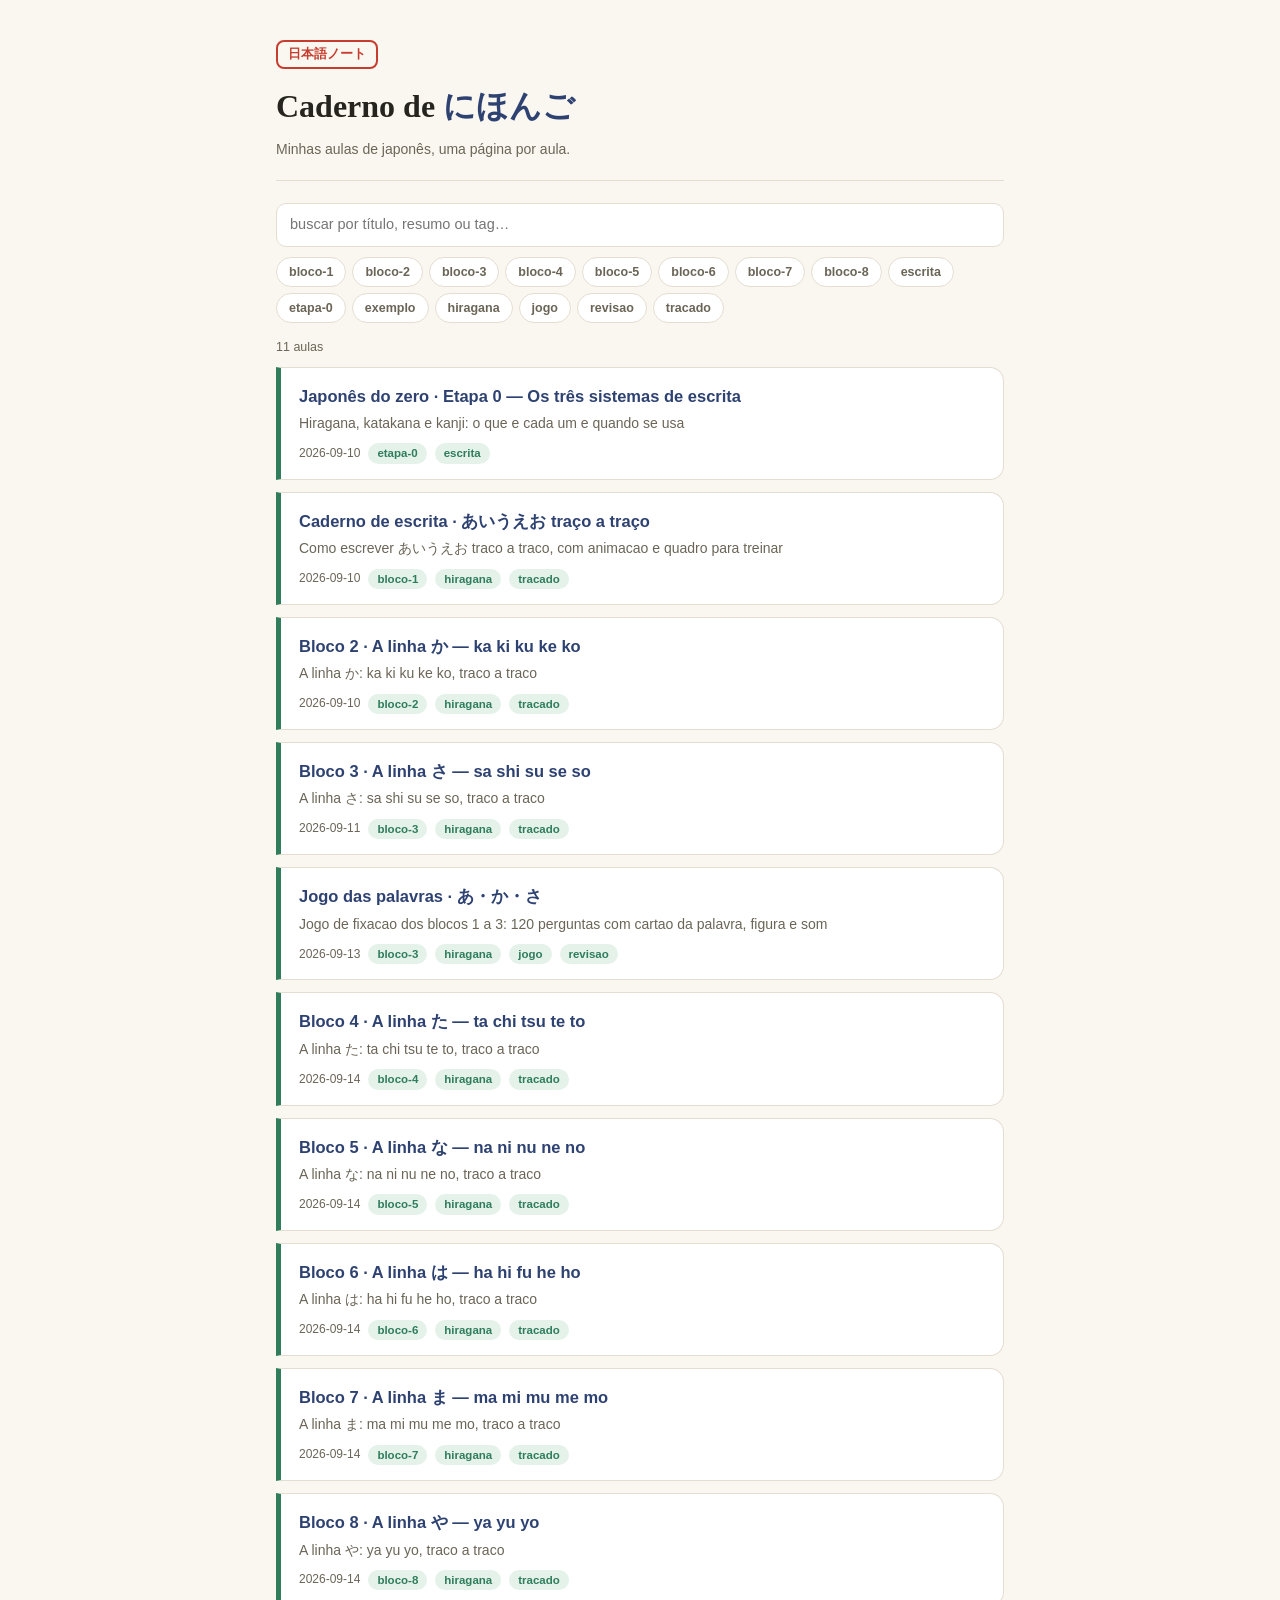
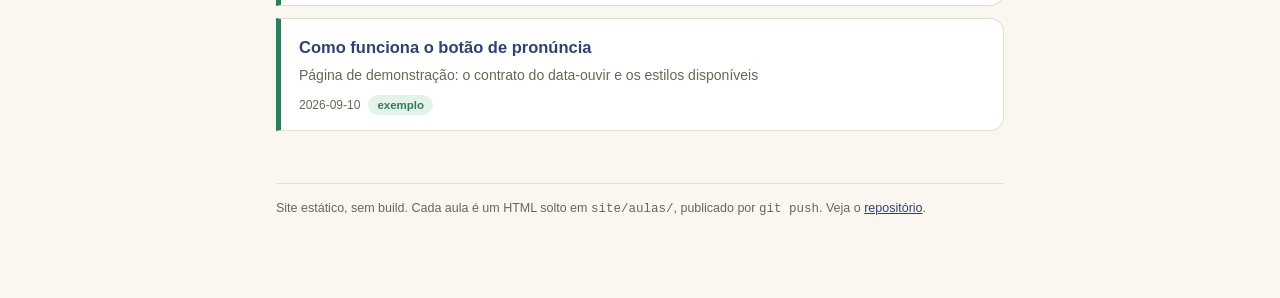
<file: site/index.html>
<!DOCTYPE html>
<html lang="pt-BR">
<head>
<meta charset="UTF-8">
<meta name="viewport" content="width=device-width, initial-scale=1.0">
<title>にほんごノート · caderno de japonês</title>
<link rel="icon" href="assets/brand/favicon.svg" type="image/svg+xml">
<style>
  /* Mesma paleta das aulas: papel washi, tinta, indigo e vermelho de carimbo. */
  :root{
    --paper:#FAF7F0; --ink:#26241F; --soft:#6B6557; --indigo:#2E4272;
    --hira:#2F7D5B; --hira-bg:#E4F2EA; --hanko:#C63D2F; --line:#E4DED2;
  }
  *{box-sizing:border-box; margin:0; padding:0;}
  body{background:var(--paper); color:var(--ink);
    font-family:-apple-system,"Segoe UI",Roboto,"Noto Sans",sans-serif;
    line-height:1.6; font-size:16px;}
  .jp{font-family:"Hiragino Sans","Yu Gothic","Noto Sans JP",sans-serif;}
  .wrap{max-width:760px; margin:0 auto; padding:40px 16px 80px;}

  header{border-bottom:1px solid var(--line); padding-bottom:20px; margin-bottom:8px;}
  .stamp{display:inline-block; border:2px solid var(--hanko); color:var(--hanko);
    border-radius:8px; padding:2px 10px; font-size:13px; font-weight:600; margin-bottom:12px;}
  h1{font-family:Iowan Old Style,Georgia,serif; font-size:clamp(24px,5vw,32px); margin-bottom:6px;}
  h1 .kana{color:var(--indigo);}
  .subtitulo{color:var(--soft); font-size:14px;}

  .barra{display:flex; gap:10px; flex-wrap:wrap; align-items:center; margin:22px 0 6px;}
  #busca{flex:1; min-width:180px; border:1.5px solid var(--line); border-radius:10px;
    padding:9px 13px; font:inherit; font-size:14.5px; background:#fff; color:var(--ink);}
  #busca:focus{outline:none; border-color:var(--indigo);}
  .tags-filtro{display:flex; gap:6px; flex-wrap:wrap;}
  .filtro{border:1.5px solid var(--line); background:#fff; color:var(--soft);
    border-radius:999px; padding:4px 12px; font:inherit; font-size:12.5px; font-weight:600;
    cursor:pointer; transition:all .12s;}
  .filtro:hover{border-color:var(--indigo); color:var(--indigo);}
  .filtro[aria-pressed="true"]{background:var(--indigo); border-color:var(--indigo); color:#fff;}

  .contagem{font-size:12.5px; color:var(--soft); margin:14px 0 10px;}

  ul{list-style:none; display:flex; flex-direction:column; gap:12px;}
  li a{display:block; background:#fff; border:1px solid var(--line);
    border-left:5px solid var(--hira); border-radius:0 14px 14px 0;
    padding:15px 18px; text-decoration:none; color:inherit; transition:all .12s;}
  li a:hover{border-left-color:var(--hanko); transform:translateX(2px);
    box-shadow:0 2px 12px rgba(38,36,31,.07);}
  .titulo{font-weight:700; font-size:16.5px; color:var(--indigo); margin-bottom:3px;}
  .resumo{font-size:14px; color:var(--soft);}
  .rodape-card{display:flex; gap:8px; flex-wrap:wrap; align-items:center; margin-top:9px;}
  .data{font-size:12px; color:var(--soft); font-variant-numeric:tabular-nums;}
  .tag{background:var(--hira-bg); color:var(--hira); border-radius:999px;
    padding:1px 9px; font-size:11.5px; font-weight:700;}

  .vazio{background:#fff; border:1px dashed var(--line); border-radius:14px;
    padding:22px 20px; color:var(--soft); font-size:14.5px;}
  .vazio b{color:var(--ink);}
  .vazio code{background:var(--hira-bg); color:var(--hira); border-radius:5px;
    padding:1px 6px; font-size:13px;}
  .vazio p + p{margin-top:10px;}

  footer{margin-top:52px; border-top:1px solid var(--line); padding-top:14px;
    font-size:12.5px; color:var(--soft);}
  footer a{color:var(--indigo);}
</style>
</head>
<body>
<div class="wrap">

  <header>
    <span class="stamp">日本語ノート</span>
    <h1>Caderno de <span class="kana jp">にほんご</span></h1>
    <div class="subtitulo">Minhas aulas de japonês, uma página por aula.</div>
  </header>

  <div class="barra" id="barra" hidden>
    <input id="busca" type="search" placeholder="buscar por título, resumo ou tag…"
           autocomplete="off" aria-label="Buscar aula">
    <div class="tags-filtro" id="tags"></div>
  </div>

  <div class="contagem" id="contagem" hidden></div>
  <ul id="lista"></ul>

  <footer>
    Site estático, sem build. Cada aula é um HTML solto em <code>site/aulas/</code>,
    publicado por <code>git push</code>. Veja o
    <a href="https://github.com/marcelasantoro/nihongo-notebook">repositório</a>.
  </footer>

</div>

<script>
/* O hub só lê. Quem escreve em data/aulas.json é scripts/nova_aula.py, para a
 * listagem ficar versionada no git em vez de viver no navegador de um aparelho
 * só. Um site estático não consegue listar uma pasta: o Pages não serve índice
 * de diretório, então o JSON é o que existe de índice. */
const lista = document.getElementById('lista');
const barra = document.getElementById('barra');
const contagem = document.getElementById('contagem');
const busca = document.getElementById('busca');
const caixaTags = document.getElementById('tags');

let aulas = [];
let tagAtiva = null;

/* O caderno e um curso, entao a lista segue a sequencia das aulas e nao a data
 * de publicacao: uma aula refeita hoje nao pode pular para o topo. O numero sai
 * da tag de sequencia (`etapa-0`, `bloco-1`, `bloco-2`...), que e o unico lugar
 * onde a posicao ja estava escrita. Aula sem essa tag vai para o fim, por data.
 * Precisa ser a mesma regra do salvar_indice() em scripts/nova_aula.py. */
const SEQUENCIA = /^(etapa|bloco)-(\d+)$/;
const PESO_TIPO = {etapa: 0, bloco: 1};

function posicao(a) {
  let melhor = null;
  (a.tags || []).forEach(function (tag) {
    const achado = SEQUENCIA.exec(String(tag).trim().toLowerCase());
    if (!achado) return;
    const par = [Number(achado[2]), PESO_TIPO[achado[1]]];
    if (!melhor || par[0] < melhor[0] || (par[0] === melhor[0] && par[1] < melhor[1])) {
      melhor = par;
    }
  });
  // Sem numero: [1, ...] joga para depois de todas as numeradas, que usam [0, ...].
  return melhor ? [0, melhor[0], melhor[1]] : [1, 0, 0];
}

function compararAulas(a, b) {
  const pa = posicao(a).concat([String(a.data || ''), String(a.titulo || a.slug || '')]);
  const pb = posicao(b).concat([String(b.data || ''), String(b.titulo || b.slug || '')]);
  for (let i = 0; i < pa.length; i++) {
    if (pa[i] < pb[i]) return -1;
    if (pa[i] > pb[i]) return 1;
  }
  return 0;
}

function vazio(html) {
  lista.innerHTML = '<li class="vazio">' + html + '</li>';
}

function cartao(a) {
  const li = document.createElement('li');
  const link = document.createElement('a');
  link.href = 'aulas/' + a.slug + '/';

  const t = document.createElement('div');
  t.className = 'titulo';
  t.textContent = a.titulo || a.slug;
  link.appendChild(t);

  if (a.resumo) {
    const r = document.createElement('div');
    r.className = 'resumo';
    r.textContent = a.resumo;
    link.appendChild(r);
  }

  const pe = document.createElement('div');
  pe.className = 'rodape-card';
  if (a.data) {
    const d = document.createElement('span');
    d.className = 'data';
    d.textContent = a.data;
    pe.appendChild(d);
  }
  (a.tags || []).forEach(function (tag) {
    const s = document.createElement('span');
    s.className = 'tag';
    s.textContent = tag;
    pe.appendChild(s);
  });
  if (pe.children.length) link.appendChild(pe);

  li.appendChild(link);
  return li;
}

function desenhar() {
  const termo = busca.value.trim().toLowerCase();
  const visiveis = aulas.filter(function (a) {
    if (tagAtiva && (a.tags || []).indexOf(tagAtiva) === -1) return false;
    if (!termo) return true;
    const alvo = [a.titulo, a.resumo, a.slug].concat(a.tags || []).join(' ').toLowerCase();
    return alvo.indexOf(termo) !== -1;
  });

  lista.innerHTML = '';
  if (!visiveis.length) {
    vazio('Nenhuma aula com esse filtro.');
    contagem.hidden = true;
    return;
  }
  visiveis.forEach(function (a) { lista.appendChild(cartao(a)); });
  contagem.hidden = false;
  contagem.textContent = visiveis.length === aulas.length
    ? aulas.length + (aulas.length === 1 ? ' aula' : ' aulas')
    : visiveis.length + ' de ' + aulas.length + ' aulas';
}

function montarTags() {
  const todas = [];
  aulas.forEach(function (a) {
    (a.tags || []).forEach(function (t) { if (todas.indexOf(t) === -1) todas.push(t); });
  });
  todas.sort();
  todas.forEach(function (t) {
    const b = document.createElement('button');
    b.type = 'button';
    b.className = 'filtro';
    b.textContent = t;
    b.setAttribute('aria-pressed', 'false');
    b.onclick = function () {
      tagAtiva = (tagAtiva === t) ? null : t;
      caixaTags.querySelectorAll('.filtro').forEach(function (o) {
        o.setAttribute('aria-pressed', String(o.textContent === tagAtiva));
      });
      desenhar();
    };
    caixaTags.appendChild(b);
  });
}

fetch('data/aulas.json')
  .then(function (r) {
    if (!r.ok) throw new Error('HTTP ' + r.status);
    return r.json();
  })
  .then(function (dados) {
    aulas = (dados.aulas || []).slice().sort(compararAulas);
    if (!aulas.length) {
      vazio('<p><b>Nenhuma aula ainda.</b></p>' +
            '<p>Gere o HTML da aula do jeito que preferir e traga ele para cá:</p>' +
            '<p><code>python scripts/nova_aula.py --de caminho/da/aula.html</code></p>');
      return;
    }
    barra.hidden = false;
    montarTags();
    desenhar();
    busca.addEventListener('input', desenhar);
  })
  .catch(function (e) {
    // Por file:// o fetch é bloqueado e o erro não se explica sozinho.
    const local = location.protocol === 'file:';
    vazio(local
      ? '<p><b>Abra o caderno por HTTP, não pelo disco.</b></p>' +
        '<p>Por <code>file://</code> o navegador bloqueia a leitura do índice. Rode:</p>' +
        '<p><code>python -m http.server --directory site 8080</code></p>'
      : '<p><b>Não consegui ler o índice das aulas.</b></p><p>' + e.message + '</p>');
  });
</script>
</body>
</html>
</file>
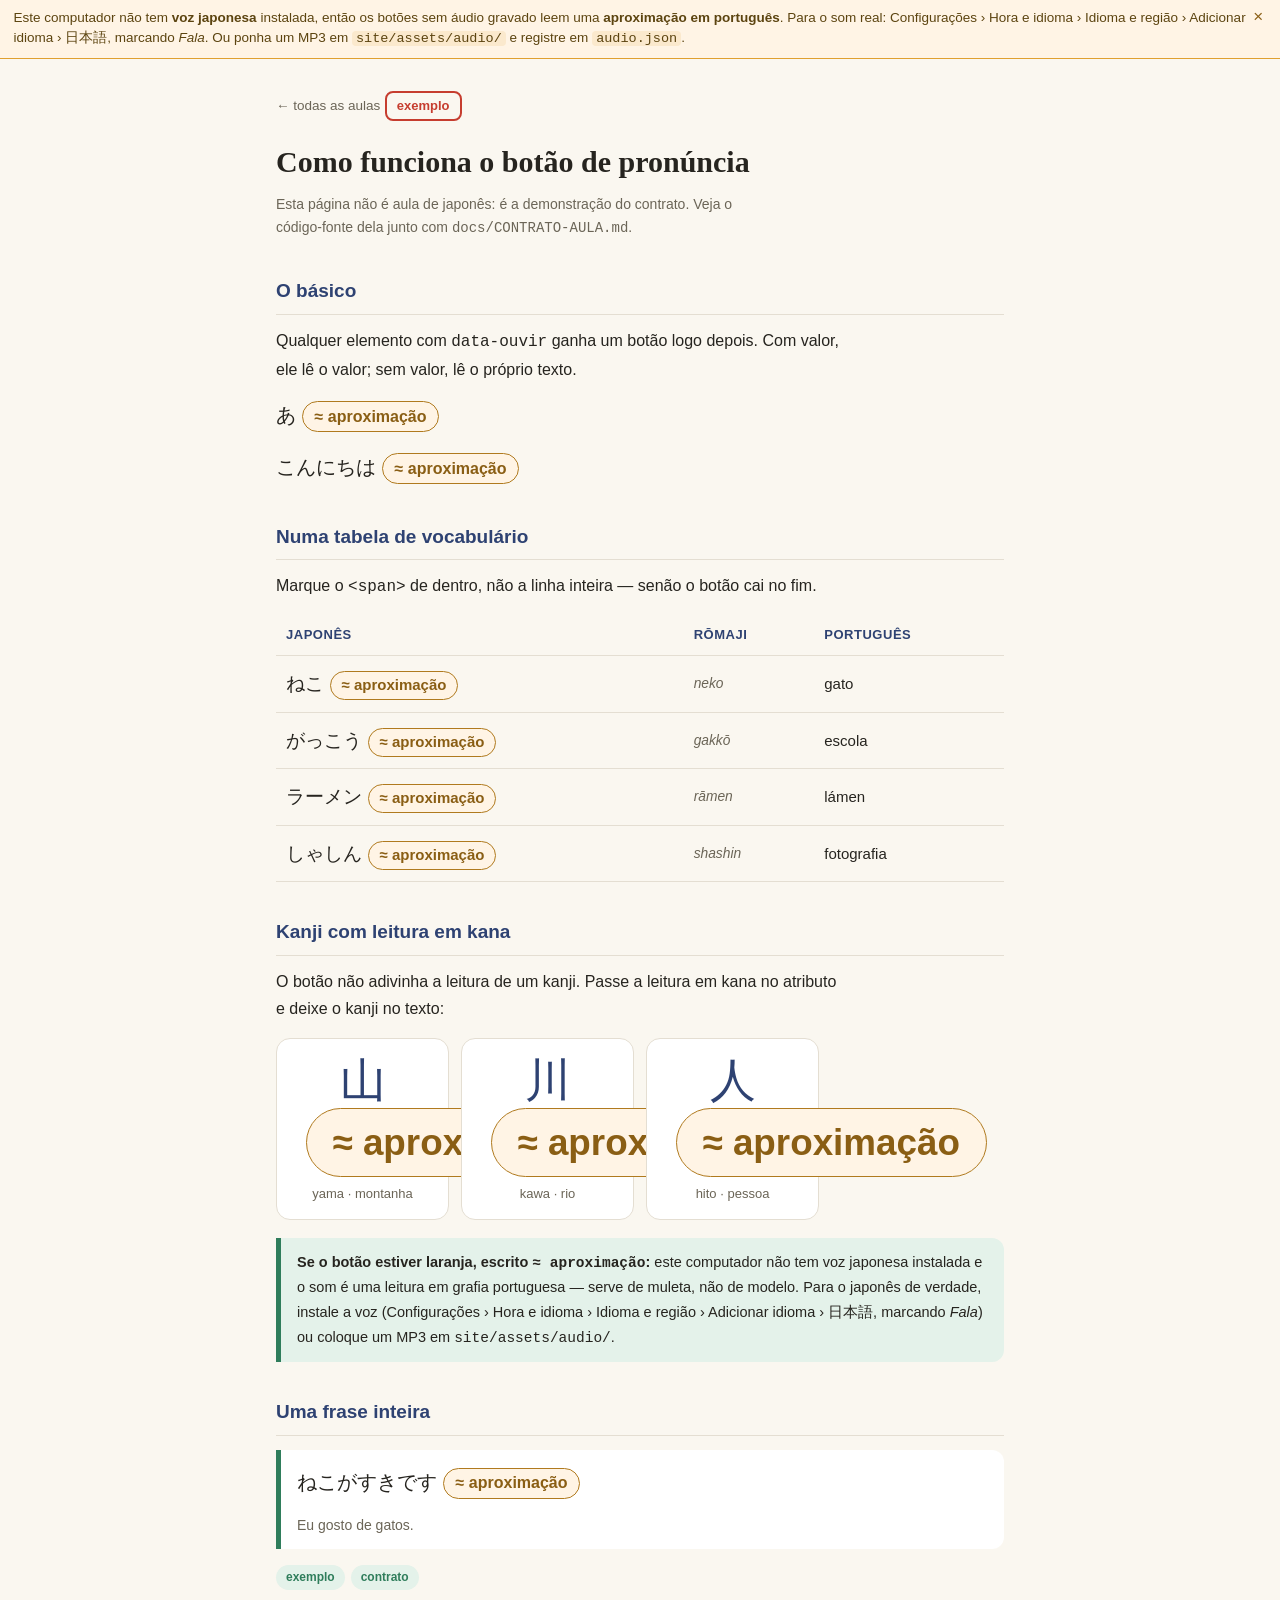
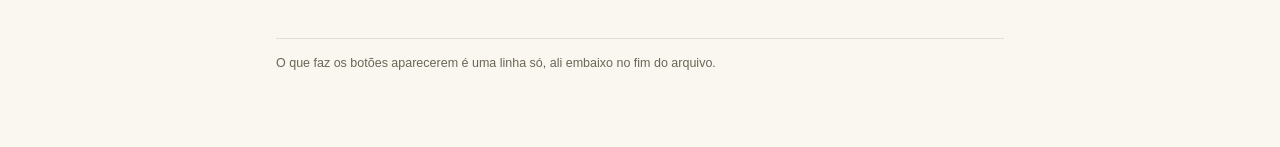
<file: site/aulas/exemplo-pronuncia/index.html>
<!DOCTYPE html>
<html lang="pt-BR">
<head>
<meta charset="UTF-8">
<meta name="viewport" content="width=device-width, initial-scale=1.0">
<title>Como funciona o botão de pronúncia</title>
<link rel="icon" href="../../assets/brand/favicon.svg" type="image/svg+xml">
<link rel="stylesheet" href="../../assets/css/aula.css">
</head>
<body>
<main class="aula">

  <a class="voltar" href="../../">&larr; todas as aulas</a>

  <span class="stamp">exemplo</span>
  <h1>Como funciona o botão de pronúncia</h1>
  <p class="subtitulo">
    Esta página não é aula de japonês: é a demonstração do contrato.
    Veja o código-fonte dela junto com <code>docs/CONTRATO-AULA.md</code>.
  </p>

  <h2>O básico</h2>
  <p>
    Qualquer elemento com <code>data-ouvir</code> ganha um botão logo depois.
    Com valor, ele lê o valor; sem valor, lê o próprio texto.
  </p>

  <p class="jp"><span data-ouvir="あ">あ</span></p>
  <p class="jp"><span data-ouvir>こんにちは</span></p>

  <h2>Numa tabela de vocabulário</h2>
  <p>Marque o <code>&lt;span&gt;</code> de dentro, não a linha inteira — senão o botão cai no fim.</p>

  <table class="vocab">
    <thead>
      <tr><th>Japonês</th><th>Rōmaji</th><th>Português</th></tr>
    </thead>
    <tbody>
      <tr>
        <td class="jp"><span data-ouvir="ねこ">ねこ</span></td>
        <td class="romaji">neko</td><td>gato</td>
      </tr>
      <tr>
        <td class="jp"><span data-ouvir="がっこう">がっこう</span></td>
        <td class="romaji">gakkō</td><td>escola</td>
      </tr>
      <tr>
        <td class="jp"><span data-ouvir="ラーメン">ラーメン</span></td>
        <td class="romaji">rāmen</td><td>lámen</td>
      </tr>
      <tr>
        <td class="jp"><span data-ouvir="しゃしん">しゃしん</span></td>
        <td class="romaji">shashin</td><td>fotografia</td>
      </tr>
    </tbody>
  </table>

  <h2>Kanji com leitura em kana</h2>
  <p>
    O botão não adivinha a leitura de um kanji. Passe a leitura em kana no atributo
    e deixe o kanji no texto:
  </p>

  <div class="kanji-grade">
    <div class="kanji">
      <div class="glifo jp"><span data-ouvir="やま">山</span></div>
      <div class="leitura">yama · montanha</div>
    </div>
    <div class="kanji">
      <div class="glifo jp"><span data-ouvir="かわ">川</span></div>
      <div class="leitura">kawa · rio</div>
    </div>
    <div class="kanji">
      <div class="glifo jp"><span data-ouvir="ひと">人</span></div>
      <div class="leitura">hito · pessoa</div>
    </div>
  </div>

  <div class="nota">
    <b>Se o botão estiver laranja, escrito <code>≈ aproximação</code>:</b>
    este computador não tem voz japonesa instalada e o som é uma leitura em
    grafia portuguesa — serve de muleta, não de modelo. Para o japonês de verdade,
    instale a voz (Configurações › Hora e idioma › Idioma e região › Adicionar
    idioma › 日本語, marcando <i>Fala</i>) ou coloque um MP3 em
    <code>site/assets/audio/</code>.
  </div>

  <h2>Uma frase inteira</h2>
  <div class="exemplo">
    <p class="jp"><span data-ouvir="ねこがすきです">ねこがすきです</span></p>
    <p class="traducao">Eu gosto de gatos.</p>
  </div>

  <div class="tags">
    <span class="tag">exemplo</span>
    <span class="tag">contrato</span>
  </div>

  <footer>
    O que faz os botões aparecerem é uma linha só, ali embaixo no fim do arquivo.
  </footer>

</main>
<script type="module" src="../../assets/js/pronuncia.js"></script>
</body>
</html>
</file>
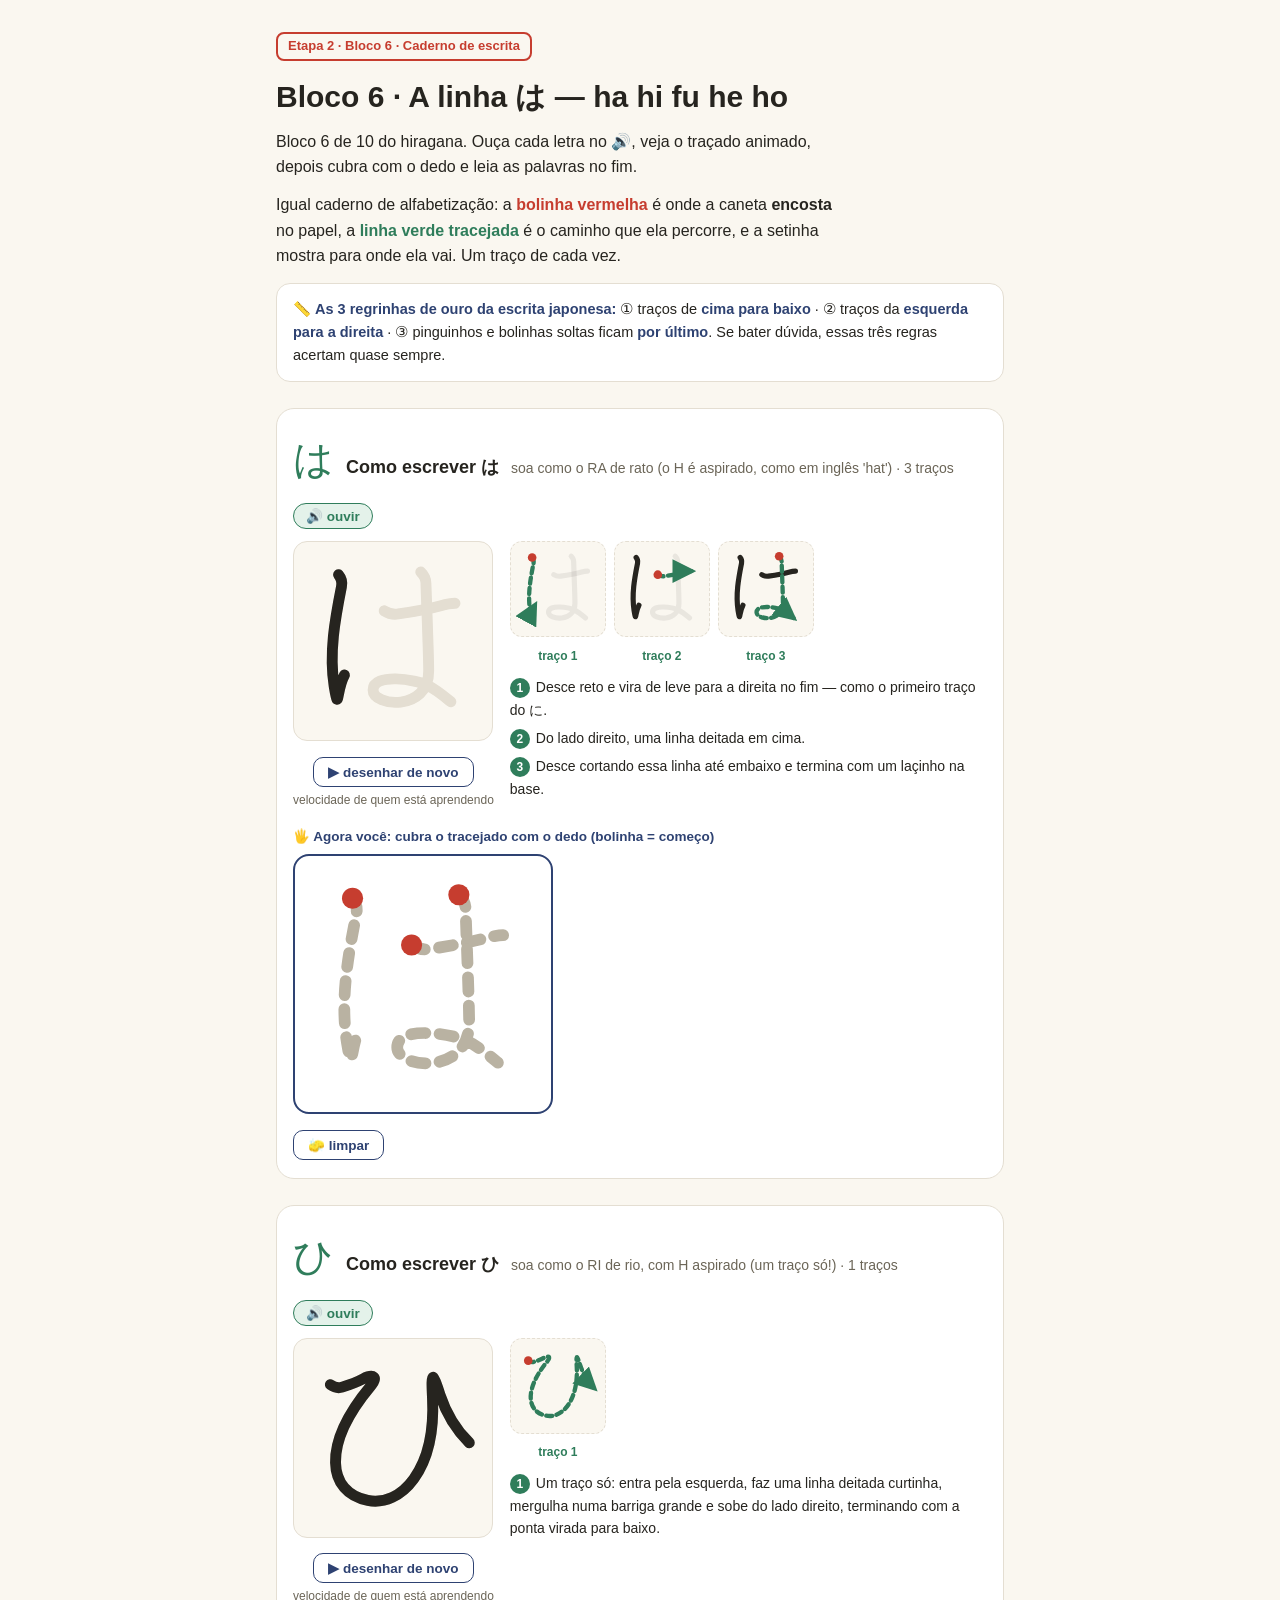
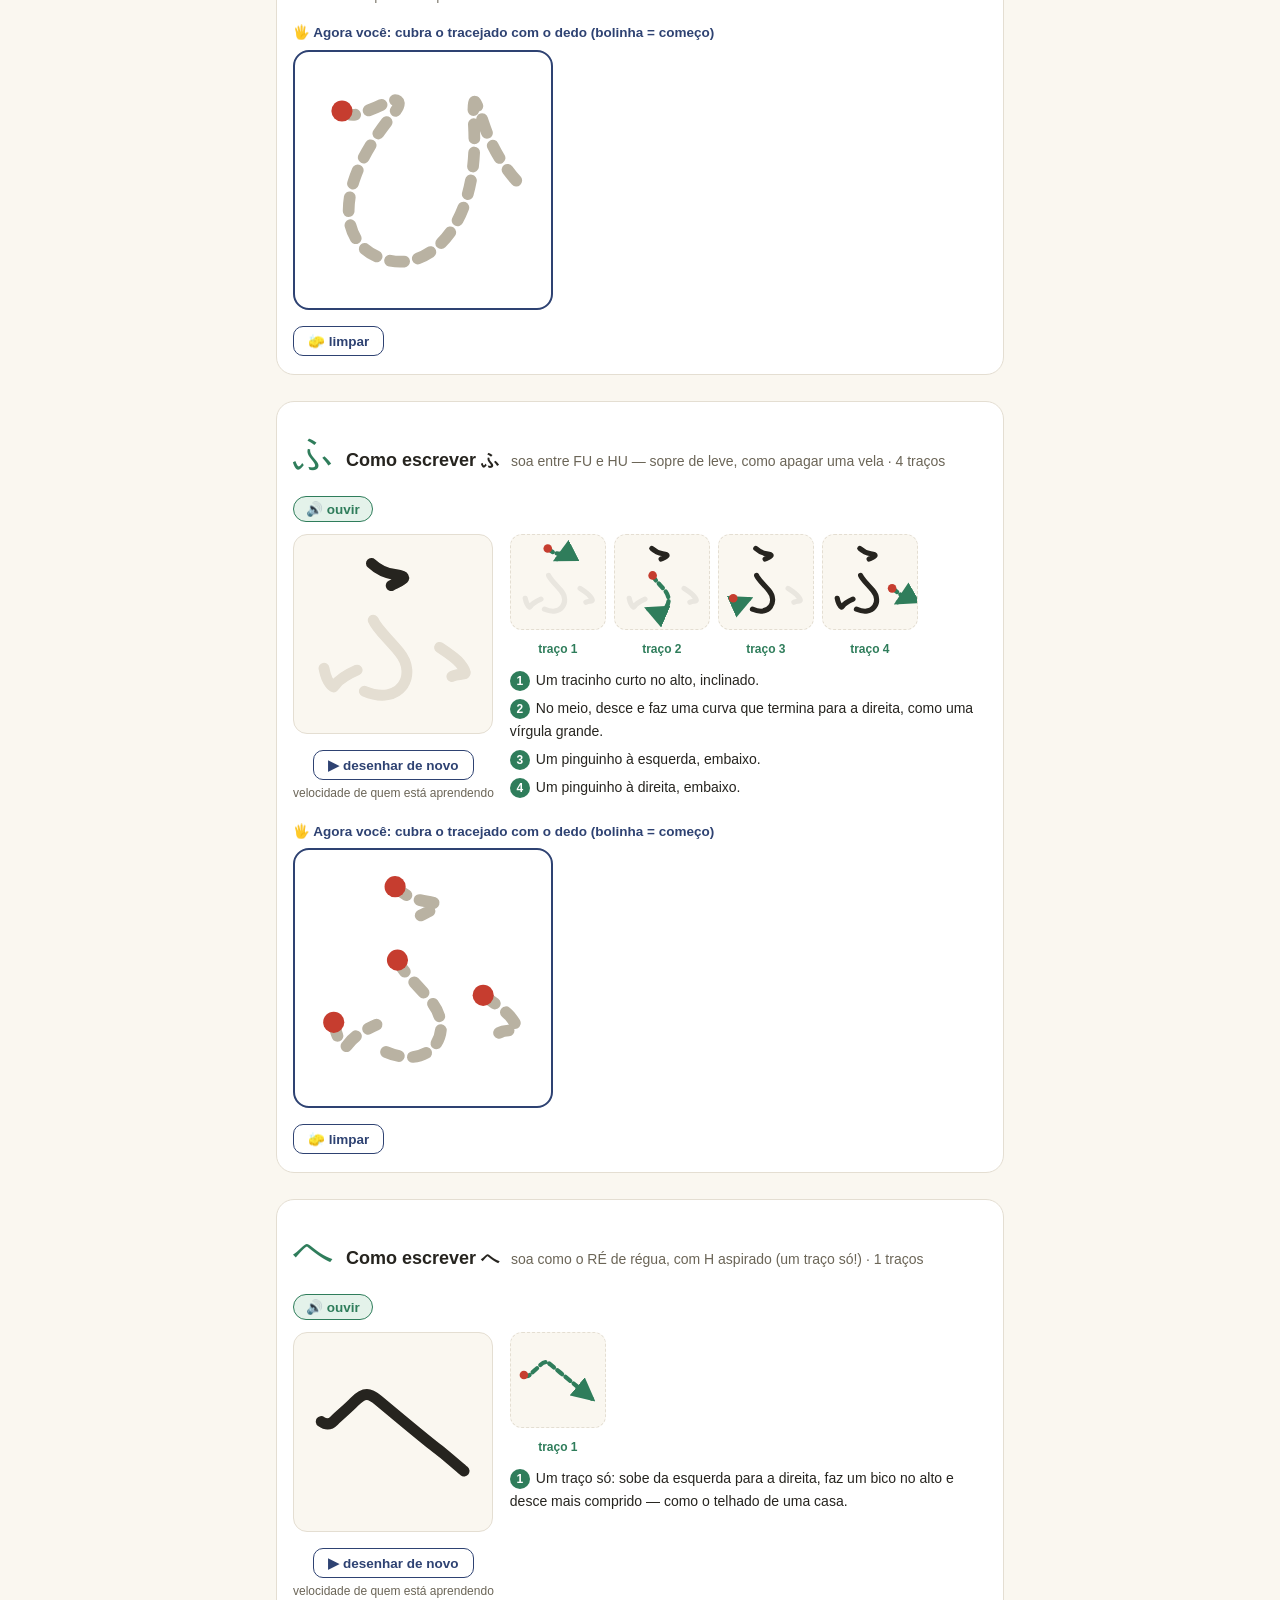
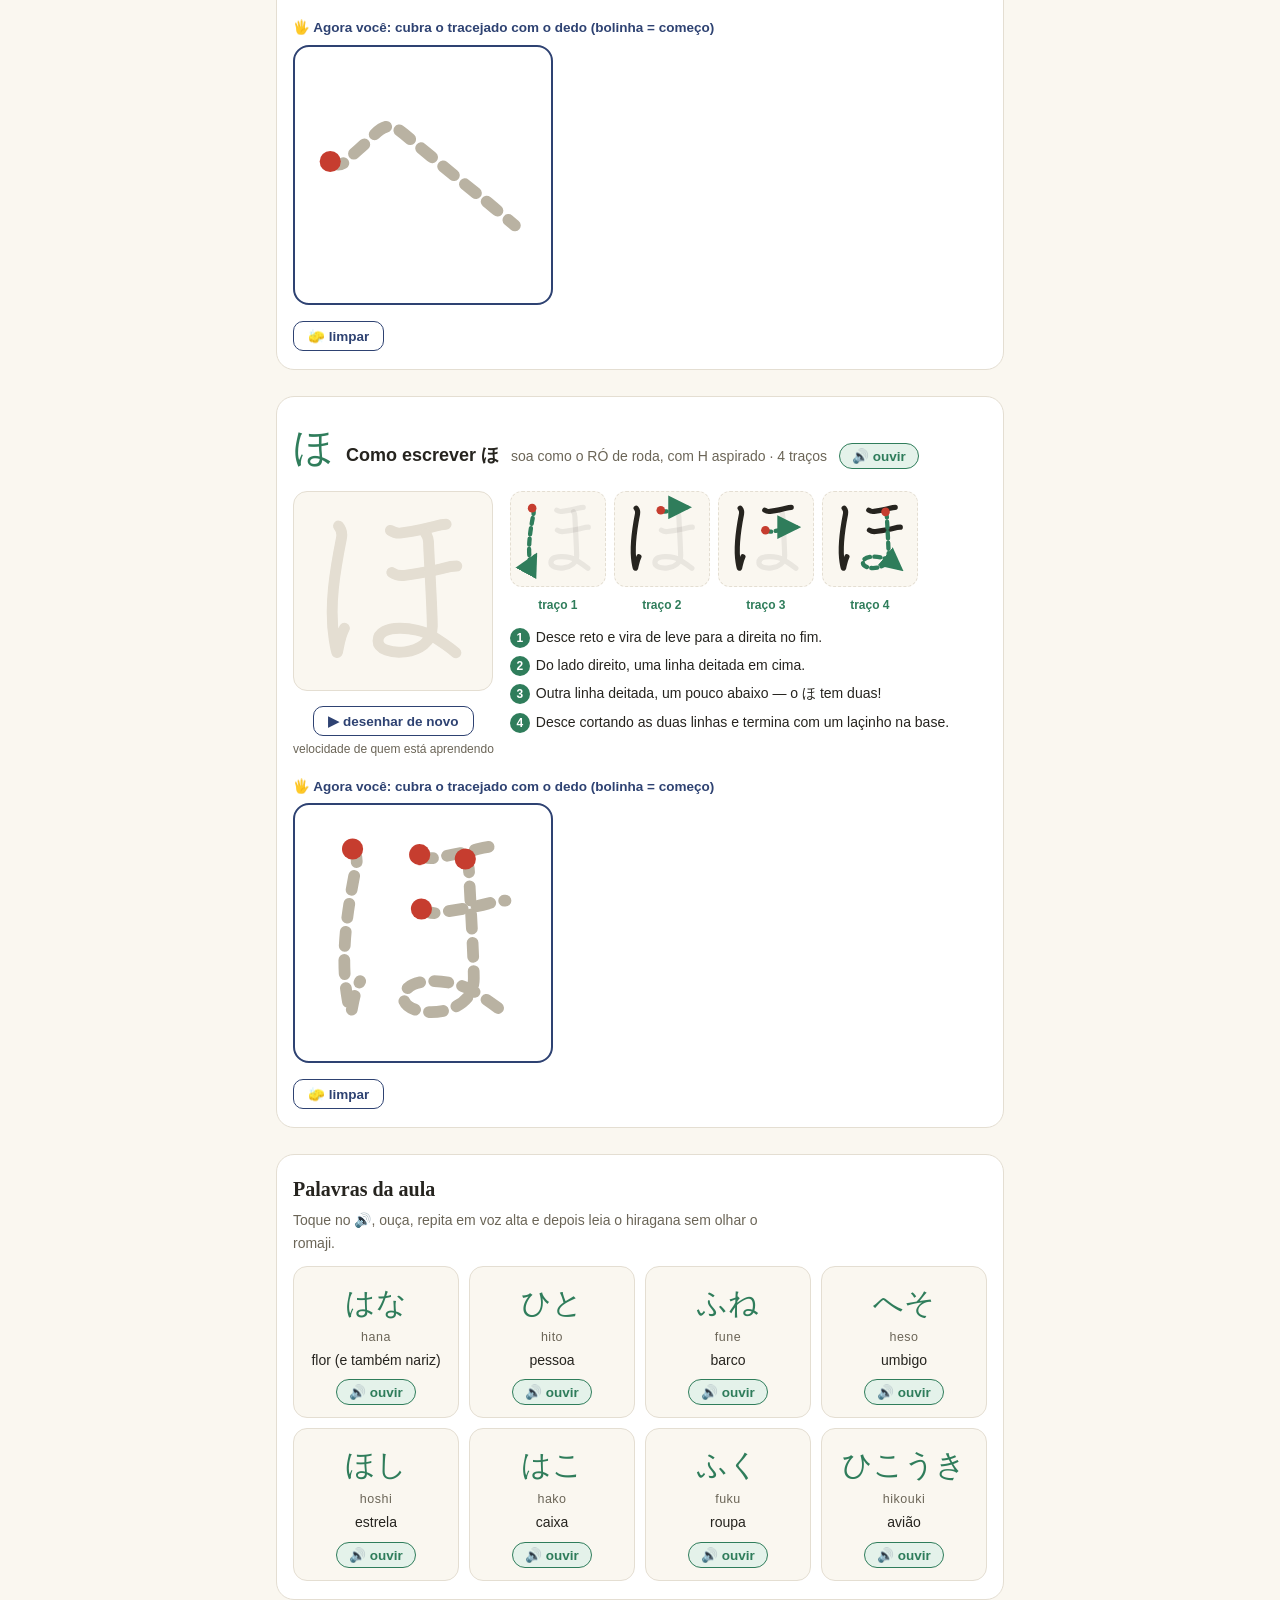
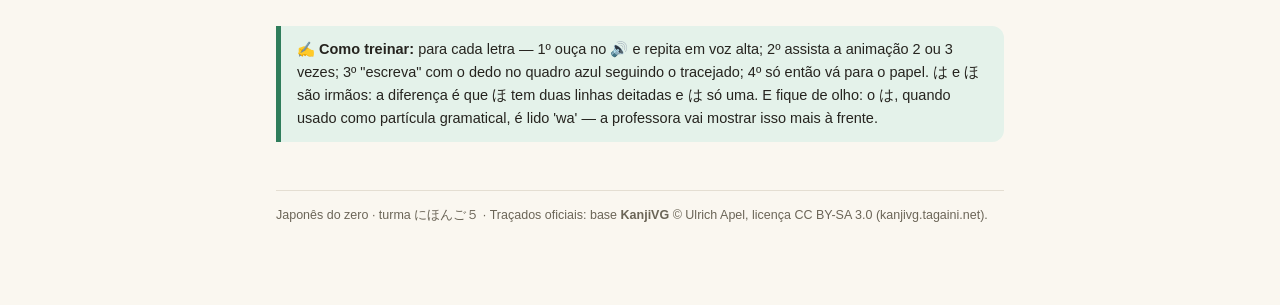
<file: site/aulas/hiragana-linha-ha/index.html>
<!DOCTYPE html>
<html lang="pt-BR">
<head>
<meta charset="UTF-8">
<meta name="viewport" content="width=device-width, initial-scale=1.0">
<title>Bloco 6 · A linha は — ha hi fu he ho</title>
<style>
  :root{
    --paper:#FAF7F0; --ink:#26241F; --soft:#6B6557; --indigo:#2E4272;
    --hira:#2F7D5B; --hira-bg:#E4F2EA; --hanko:#C63D2F; --line:#E4DED2;
  }
  *{box-sizing:border-box; margin:0; padding:0;}
  body{background:var(--paper); color:var(--ink);
    font-family:-apple-system,"Segoe UI",Roboto,"Noto Sans",sans-serif;
    line-height:1.6; font-size:16px;}
  .wrap{max-width:760px; margin:0 auto; padding:32px 16px 80px;}
  h1{font-family:Iowan Old Style,Georgia,serif; font-size:clamp(23px,5vw,30px); margin-bottom:8px;}
  p{margin-bottom:12px; max-width:64ch;}
  .stamp{display:inline-block; border:2px solid var(--hanko); color:var(--hanko);
    border-radius:8px; padding:2px 10px; font-size:13px; font-weight:600; margin-bottom:12px;}
  .jp{font-family:"Hiragino Sans","Yu Gothic","Noto Sans JP",sans-serif;}
  .regras{background:#fff; border:1px solid var(--line); border-radius:14px; padding:14px 16px; margin:14px 0; font-size:14.5px;}
  .regras b{color:var(--indigo);}

  .licao{background:#fff; border:1px solid var(--line); border-radius:18px; padding:18px 16px; margin:26px 0;}
  .licao-h{display:flex; align-items:baseline; gap:12px; margin-bottom:12px; flex-wrap:wrap;}
  .licao-h .g{font-size:40px; color:var(--hira);}
  .licao-h .nome{font-weight:700; font-size:18px;}
  .licao-h .som{color:var(--soft); font-size:14px;}

  .zona{display:flex; gap:16px; flex-wrap:wrap; align-items:flex-start;}
  .anim-box{text-align:center;}
  .anim-box svg{width:200px; height:200px; background:var(--paper); border:1.5px solid var(--line); border-radius:14px;}
  .btn{margin-top:8px; border:1.5px solid var(--indigo); color:var(--indigo); background:#fff;
    border-radius:10px; padding:6px 14px; font-size:13.5px; font-weight:600; cursor:pointer; font-family:inherit;}
  .btn:active{background:var(--indigo); color:#fff;}
  .cap{font-size:12px; color:var(--soft); margin-top:4px;}

  .passos{flex:1; min-width:250px;}
  .passos-row{display:flex; gap:8px; flex-wrap:wrap;}
  .passo{text-align:center;}
  .passo svg{width:96px; height:96px; background:var(--paper); border:1.5px dashed var(--line); border-radius:12px;}
  .passo .lbl{font-size:12px; font-weight:700; color:var(--hira); margin-top:2px;}
  .instr{margin-top:10px; font-size:14px;}
  .instr li{margin:6px 0 6px 20px;}
  .instr .n{display:inline-block; background:var(--hira); color:#fff; border-radius:50%;
    width:20px; height:20px; text-align:center; line-height:20px; font-size:12px; font-weight:700; margin-right:6px;}

  .pad-area{margin-top:16px;}
  .pad-t{font-size:13.5px; font-weight:700; color:var(--indigo); margin-bottom:6px;}
  .pad{position:relative; width:min(260px,80vw); height:min(260px,80vw); border:2px solid var(--indigo);
    border-radius:16px; background:#fff; touch-action:none; overflow:hidden;}
  .pad svg,.pad canvas{position:absolute; inset:0; width:100%; height:100%;}
  .pad-btns{margin-top:8px; display:flex; gap:8px;}
  .aviso{background:var(--hira-bg); border-left:5px solid var(--hira); border-radius:0 12px 12px 0;
    padding:12px 16px; margin:18px 0; font-size:14.5px;}
  .btn-som{border:1.5px solid var(--hira); color:var(--hira); background:var(--hira-bg);
    border-radius:999px; padding:4px 12px; font-size:13.5px; font-weight:700; cursor:pointer; font-family:inherit;}
  .btn-som:active{background:var(--hira); color:#fff;}
  .btn-som[disabled]{opacity:.45; cursor:not-allowed;}
  .som-aviso{background:#FFF4E5; border-left:5px solid #E0A030; border-radius:0 12px 12px 0;
    padding:10px 14px; margin:12px 0; font-size:13.5px; display:none;}
  .palavras{background:#fff; border:1px solid var(--line); border-radius:18px; padding:18px 16px; margin:26px 0;}
  .palavras h2{font-family:Iowan Old Style,Georgia,serif; font-size:20px; margin-bottom:4px;}
  .pal-grid{display:grid; grid-template-columns:repeat(auto-fill,minmax(150px,1fr)); gap:10px; margin-top:12px;}
  .pal{border:1.5px solid var(--line); border-radius:14px; padding:12px 10px; text-align:center; background:var(--paper);}
  .pal .jp{font-size:30px; color:var(--hira); display:block;}
  .pal .ro{font-size:12.5px; color:var(--soft); letter-spacing:.04em;}
  .pal .pt{font-size:14px; margin:2px 0 8px;}
  footer{margin-top:48px; font-size:12.5px; color:var(--soft); border-top:1px solid var(--line); padding-top:14px;}
</style>
</head>
<body>
<div class="wrap">
  <span class="stamp">Etapa 2 · Bloco 6 · Caderno de escrita</span>
  <h1 class="jp">Bloco 6 · A linha は — ha hi fu he ho</h1>
  <p>Bloco 6 de 10 do hiragana. Ouça cada letra no 🔊, veja o traçado animado, depois cubra com o dedo e leia as palavras no fim.</p>
  <p>Igual caderno de alfabetização: a <b style="color:var(--hanko)">bolinha vermelha</b> é onde a caneta <b>encosta</b> no papel, a <b style="color:var(--hira)">linha verde tracejada</b> é o caminho que ela percorre, e a setinha mostra para onde ela vai. Um traço de cada vez.</p>

  <div class="regras">📏 <b>As 3 regrinhas de ouro da escrita japonesa:</b> ① traços de <b>cima para baixo</b> · ② traços da <b>esquerda para a direita</b> · ③ pinguinhos e bolinhas soltas ficam <b>por último</b>. Se bater dúvida, essas três regras acertam quase sempre.</div>

  <div id="som-aviso" class="som-aviso"></div>
  <div id="licoes"></div>
  <div id="palavras"></div>

  <div class="aviso">✍️ <b>Como treinar:</b> para cada letra — 1º ouça no 🔊 e repita em voz alta; 2º assista a animação 2 ou 3 vezes; 3º "escreva" com o dedo no quadro azul seguindo o tracejado; 4º só então vá para o papel. は e ほ são irmãos: a diferença é que ほ tem duas linhas deitadas e は só uma. E fique de olho: o は, quando usado como partícula gramatical, é lido 'wa' — a professora vai mostrar isso mais à frente.</div>

  <footer>Japonês do zero · turma にほんご５ · Traçados oficiais: base <b>KanjiVG</b> © Ulrich Apel, licença CC BY-SA 3.0 (kanjivg.tagaini.net).</footer>
</div>

<svg width="0" height="0" style="position:absolute">
  <defs>
    <marker id="arrw" viewBox="0 0 10 10" refX="8" refY="5" markerWidth="5.5" markerHeight="5.5" orient="auto-start-reverse">
      <path d="M0,0 L10,5 L0,10 z" fill="#2F7D5B"/>
    </marker>
  </defs>
</svg>

<script>
const DATA = {"は": ["M24.51,18c1.25,1.5,2.15,4,1.62,6.62c-3.5,17.62-6.98,36.4-4,54.88c2.5,15.5,1.12,2,5.62-6.25", "M49.64,37.89c2.41,1.57,4.85,2.16,7.8,1.71c9.36-1.43,17.46-2.94,23.4-4.57c3.12-0.86,5.96-1.29,7.8-1.29", "M69.77,16.5c2.25,2.12,2.88,4.12,2.88,6.5c0,2.38,1.5,38.62,1.5,48c0,22.5-30.62,19.62-30.62,10.5c0-9.75,23.88-5.62,29.5-2.88c5.62,2.74,11.98,8.26,13.36,9.38"], "ひ": ["M20,25.12c1.25,0.88,3.75,2.25,6.5,1.38c2.75-0.87,7.31-2.38,11.38-4.5c6-3.12,8.42-1.01,4.25,4c-27.13,32.62-23.76,58.5-1.52,62.88c18.07,3.56,37.63-16.38,35.63-56.51c-0.72-14.5-0.17-14.78,4.12-1.75c3.76,11.38,10.26,20.76,16.14,26.5"], "ふ": ["M42.63,15.62c3.62,3.38,7.5,5.38,12.74,6.13c9.59,1.37,3.5,3.38-1.88,6.12", "M43.63,46.88c1.88,4.62,7.5,9.41,14.25,17.5c10.62,12.74,0.49,30-19.13,21.62", "M16.5,73.38c0.75,4,1.88,8.12,5,10.12c1.16,0.74,0.12-3.38,13.25-9.12", "M80.13,61.88c5.12,3.38,10.28,7.49,11.38,8.88c6.75,8.5-0.25,4.62-4.62,7.12"], "へ": ["M15,48.75c2.25,1.62,4.67,1.96,7-0.38c3.62-3.62,7.46-6.54,11.25-10.5c5.5-5.75,8.48-4.75,13.12-0.88c12.12,10.12,30.38,25.12,33.38,27.38c3,2.26,12.37,10.38,13.87,11.63"], "ほ": ["M24.51,18.75c1.25,1.5,2.15,4,1.62,6.62c-3.5,17.63-6.98,37.4-4,55.88c2.5,15.5,1.12,2,5.62-6.25", "M53.08,21.13c1.9,1.28,3.82,1.76,6.14,1.4c7.36-1.17,13.73-2.4,18.41-3.73c2.46-0.7,4.69-1.05,6.13-1.05", "M53.83,44.3c2.21,1.44,4.46,1.98,7.16,1.57c8.59-1.31,15.78-2.44,21.23-3.94c2.87-0.79,5.72-1.18,7.41-1.18", "M72.51,23c1.38,1.62,1.62,4.12,1.62,6.5c0,2.38,2,35.12,2,44.5c0,17.5-29.88,17.12-29.88,8c0-9.75,21.38-7.88,29.5-2.88c5.33,3.28,12,8.25,13.38,9.38"]};
const SOM = {"は": "soa como o RA de rato (o H é aspirado, como em inglês 'hat')", "ひ": "soa como o RI de rio, com H aspirado (um traço só!)", "ふ": "soa entre FU e HU — sopre de leve, como apagar uma vela", "へ": "soa como o RÉ de régua, com H aspirado (um traço só!)", "ほ": "soa como o RÓ de roda, com H aspirado"};
const INSTR = {"は": ["Desce reto e vira de leve para a direita no fim — como o primeiro traço do に.", "Do lado direito, uma linha deitada em cima.", "Desce cortando essa linha até embaixo e termina com um laçinho na base."], "ひ": ["Um traço só: entra pela esquerda, faz uma linha deitada curtinha, mergulha numa barriga grande e sobe do lado direito, terminando com a ponta virada para baixo."], "ふ": ["Um tracinho curto no alto, inclinado.", "No meio, desce e faz uma curva que termina para a direita, como uma vírgula grande.", "Um pinguinho à esquerda, embaixo.", "Um pinguinho à direita, embaixo."], "へ": ["Um traço só: sobe da esquerda para a direita, faz um bico no alto e desce mais comprido — como o telhado de uma casa."], "ほ": ["Desce reto e vira de leve para a direita no fim.", "Do lado direito, uma linha deitada em cima.", "Outra linha deitada, um pouco abaixo — o ほ tem duas!", "Desce cortando as duas linhas e termina com um laçinho na base."]};
const PALAVRAS = [{"jp": "はな", "romaji": "hana", "pt": "flor (e também nariz)"}, {"jp": "ひと", "romaji": "hito", "pt": "pessoa"}, {"jp": "ふね", "romaji": "fune", "pt": "barco"}, {"jp": "へそ", "romaji": "heso", "pt": "umbigo"}, {"jp": "ほし", "romaji": "hoshi", "pt": "estrela"}, {"jp": "はこ", "romaji": "hako", "pt": "caixa"}, {"jp": "ふく", "romaji": "fuku", "pt": "roupa"}, {"jp": "ひこうき", "romaji": "hikouki", "pt": "avião"}];
/* ---- áudio: pronúncia usando a voz de japonês do navegador ---- */
const ROMAJI = {"は": "ha", "ひ": "hi", "ふ": "fu", "へ": "he", "ほ": "ho", "はな": "hana", "ひと": "hito", "ふね": "fune", "へそ": "heso", "ほし": "hoshi", "はこ": "hako", "ふく": "fuku", "ひこうき": "hikouki"};
function vozJaponesa(){
  const vozes = speechSynthesis.getVoices();
  return vozes.find(v => v.lang && v.lang.toLowerCase().replace('_','-').startsWith('ja')) || null;
}
function falar(ch, btn){
  const status = (t, ms) => { if(!btn) return; const orig = '🔊 ouvir'; btn.textContent = t; if(ms) setTimeout(() => btn.textContent = orig, ms); };
  if(!('speechSynthesis' in window)){ status('🔇 sem suporte', 2500); mostrarAviso('Este navegador não tem síntese de voz. Abra o arquivo no Chrome ou Edge.'); return; }
  if(speechSynthesis.getVoices().length === 0){
    status('⏳ carregando…');
    speechSynthesis.onvoiceschanged = () => { speechSynthesis.onvoiceschanged = null; falar(ch, btn); };
    setTimeout(() => { if(btn.textContent.startsWith('⏳')) falar(ch, btn); }, 1500);
    return;
  }
  speechSynthesis.cancel();
  const v = vozJaponesa();
  const u = new SpeechSynthesisUtterance(v ? ch : (ROMAJI[ch] || ch));
  if(v){ u.voice = v; u.lang = v.lang; }
  else { u.lang = 'pt-BR'; mostrarAviso('Sem voz de japonês instalada: estou lendo a letra em romaji com a voz disponível. Para o som real, instale o japonês nas configurações de texto-para-fala do sistema.'); }
  u.rate = 0.75; u.pitch = 1;
  u.onstart = () => status('🔈 falando…');
  u.onend = () => status('🔊 ouvir');
  u.onerror = e => { status('🔇 erro', 2500); mostrarAviso('O navegador bloqueou o áudio ('+(e.error||'')+'). Se está vendo isto numa pré-visualização, baixe o arquivo e abra-o direto no Chrome/Edge.'); };
  speechSynthesis.speak(u);
}
function mostrarAviso(msg){ const av = document.getElementById('som-aviso'); if(!av) return; av.textContent = '🔇 ' + msg; av.style.display = 'block'; }
if('speechSynthesis' in window){ speechSynthesis.getVoices(); }
const NS = "http://www.w3.org/2000/svg";
const cont = document.getElementById('licoes');
const animadores = [];

function svgEl(tag, attrs){ const e = document.createElementNS(NS, tag); for(const k in attrs) e.setAttribute(k, attrs[k]); return e; }
function baseSvg(){ const s = svgEl('svg', {viewBox:"0 0 109 109"}); return s; }
function pathEl(d, opts){ return svgEl('path', Object.assign({d:d, fill:"none", "stroke-linecap":"round", "stroke-linejoin":"round"}, opts)); }

Object.keys(DATA).forEach(ch => {
  const strokes = DATA[ch];
  const sec = document.createElement('div'); sec.className = 'licao';
  sec.innerHTML = '<div class="licao-h"><span class="g jp">'+ch+'</span><span class="nome">Como escrever '+ch+'</span><span class="som">'+SOM[ch]+' · '+strokes.length+' traços</span></div>';
  const btnSom = document.createElement('button'); btnSom.className = 'btn-som'; btnSom.type = 'button';
  btnSom.textContent = '🔊 ouvir'; btnSom.title = 'Ouvir a pronúncia de '+ch;
  btnSom.addEventListener('click', () => falar(ch, btnSom));
  sec.querySelector('.licao-h').appendChild(btnSom);

  const zona = document.createElement('div'); zona.className = 'zona';

  /* ---- animação ---- */
  const animBox = document.createElement('div'); animBox.className = 'anim-box';
  const asvg = baseSvg();
  strokes.forEach(d => asvg.appendChild(pathEl(d, {stroke:"#E4DED2","stroke-width":6})));
  const animPaths = strokes.map(d => { const p = pathEl(d, {stroke:"#26241F","stroke-width":6}); asvg.appendChild(p); return p; });
  animBox.appendChild(asvg);
  const btn = document.createElement('button'); btn.className = 'btn'; btn.textContent = '▶ desenhar de novo';
  const cap = document.createElement('div'); cap.className = 'cap'; cap.textContent = 'velocidade de quem está aprendendo';
  animBox.appendChild(document.createElement('br')); animBox.appendChild(btn); animBox.appendChild(cap);

  function animar(){
    let delay = 300;
    animPaths.forEach(p => {
      const len = p.getTotalLength();
      p.style.transition = 'none';
      p.style.strokeDasharray = len; p.style.strokeDashoffset = len;
      p.getBoundingClientRect();
      const dur = Math.max(len*14, 500);
      setTimeout(() => { p.style.transition = 'stroke-dashoffset '+dur+'ms linear'; p.style.strokeDashoffset = 0; }, delay);
      delay += dur + 350;
    });
  }
  btn.addEventListener('click', animar);
  animadores.push(animar);

  /* ---- passos ---- */
  const passos = document.createElement('div'); passos.className = 'passos';
  const row = document.createElement('div'); row.className = 'passos-row';
  strokes.forEach((d, k) => {
    const box = document.createElement('div'); box.className = 'passo';
    const s = baseSvg();
    strokes.forEach((d2, j) => {
      if (j < k) s.appendChild(pathEl(d2, {stroke:"#26241F","stroke-width":6}));
      else if (j > k) s.appendChild(pathEl(d2, {stroke:"#26241F","stroke-width":6, opacity:0.08}));
    });
    const guia = pathEl(d, {stroke:"#2F7D5B","stroke-width":5,"stroke-dasharray":"7 5","marker-end":"url(#arrw)"});
    s.appendChild(guia);
    box.appendChild(s);
    const lbl = document.createElement('div'); lbl.className = 'lbl'; lbl.textContent = 'traço '+(k+1);
    box.appendChild(lbl);
    row.appendChild(box);
    requestAnimationFrame(() => {
      const p0 = guia.getPointAtLength(0);
      s.appendChild(svgEl('circle', {cx:p0.x, cy:p0.y, r:5, fill:"#C63D2F"}));
    });
  });
  passos.appendChild(row);
  const ol = document.createElement('div'); ol.className = 'instr';
  ol.innerHTML = INSTR[ch].map((t,i) => '<div style="margin:6px 0"><span class="n">'+(i+1)+'</span>'+t+'</div>').join('');
  passos.appendChild(ol);

  zona.appendChild(animBox); zona.appendChild(passos);
  sec.appendChild(zona);

  /* ---- quadro do dedo ---- */
  const padArea = document.createElement('div'); padArea.className = 'pad-area';
  padArea.innerHTML = '<div class="pad-t">🖐️ Agora você: cubra o tracejado com o dedo (bolinha = começo)</div>';
  const pad = document.createElement('div'); pad.className = 'pad';
  const gsvg = baseSvg();
  strokes.forEach(d => {
    const g = pathEl(d, {stroke:"#B9B2A2","stroke-width":5,"stroke-dasharray":"6 6"});
    gsvg.appendChild(g);
    requestAnimationFrame(() => {
      const p0 = g.getPointAtLength(0);
      gsvg.appendChild(svgEl('circle', {cx:p0.x, cy:p0.y, r:4.5, fill:"#C63D2F"}));
    });
  });
  const cv = document.createElement('canvas');
  pad.appendChild(gsvg); pad.appendChild(cv);
  padArea.appendChild(pad);
  const btns = document.createElement('div'); btns.className = 'pad-btns';
  const limpar = document.createElement('button'); limpar.className = 'btn'; limpar.textContent = '🧽 limpar';
  btns.appendChild(limpar); padArea.appendChild(btns);
  sec.appendChild(padArea);
  cont.appendChild(sec);

  function setupCanvas(){
    const r = pad.getBoundingClientRect(); const dpr = window.devicePixelRatio || 1;
    cv.width = r.width*dpr; cv.height = r.height*dpr;
    const ctx = cv.getContext('2d'); ctx.scale(dpr, dpr);
    ctx.lineCap = 'round'; ctx.lineJoin = 'round'; ctx.lineWidth = 10; ctx.strokeStyle = 'rgba(47,125,91,.85)';
    return ctx;
  }
  let ctx = null, desenhando = false;
  requestAnimationFrame(() => { ctx = setupCanvas(); });
  function pos(ev){ const r = cv.getBoundingClientRect(); return [ev.clientX-r.left, ev.clientY-r.top]; }
  pad.addEventListener('pointerdown', ev => { if(!ctx) ctx = setupCanvas(); desenhando = true; const [x,y] = pos(ev); ctx.beginPath(); ctx.moveTo(x,y); ev.preventDefault(); });
  pad.addEventListener('pointermove', ev => { if(!desenhando) return; const [x,y] = pos(ev); ctx.lineTo(x,y); ctx.stroke(); ev.preventDefault(); });
  window.addEventListener('pointerup', () => desenhando = false);
  limpar.addEventListener('click', () => { const r = pad.getBoundingClientRect(); ctx.clearRect(0,0,r.width,r.height); });
});


/* ---- palavras da aula: cada uma com botão de pronúncia ---- */
(function(){
  if(!PALAVRAS || !PALAVRAS.length) return;
  const box = document.getElementById('palavras'); box.className = 'palavras';
  box.innerHTML = '<h2>Palavras da aula</h2><p style="font-size:14px;color:var(--soft)">Toque no 🔊, ouça, repita em voz alta e depois leia o hiragana sem olhar o romaji.</p><div class="pal-grid"></div>';
  const grid = box.querySelector('.pal-grid');
  PALAVRAS.forEach(P => {
    const card = document.createElement('div'); card.className = 'pal';
    card.innerHTML = '<span class="jp">'+P.jp+'</span><div class="ro">'+(P.romaji||'')+'</div><div class="pt">'+(P.pt||'')+'</div>';
    const b = document.createElement('button'); b.className = 'btn-som'; b.type = 'button'; b.textContent = '🔊 ouvir';
    b.addEventListener('click', () => falar(P.jp, b));
    card.appendChild(b); grid.appendChild(card);
  });
})();

window.addEventListener('load', () => { animadores.forEach((a,i) => setTimeout(a, i*400)); });
</script>
</body>
</html>
</file>
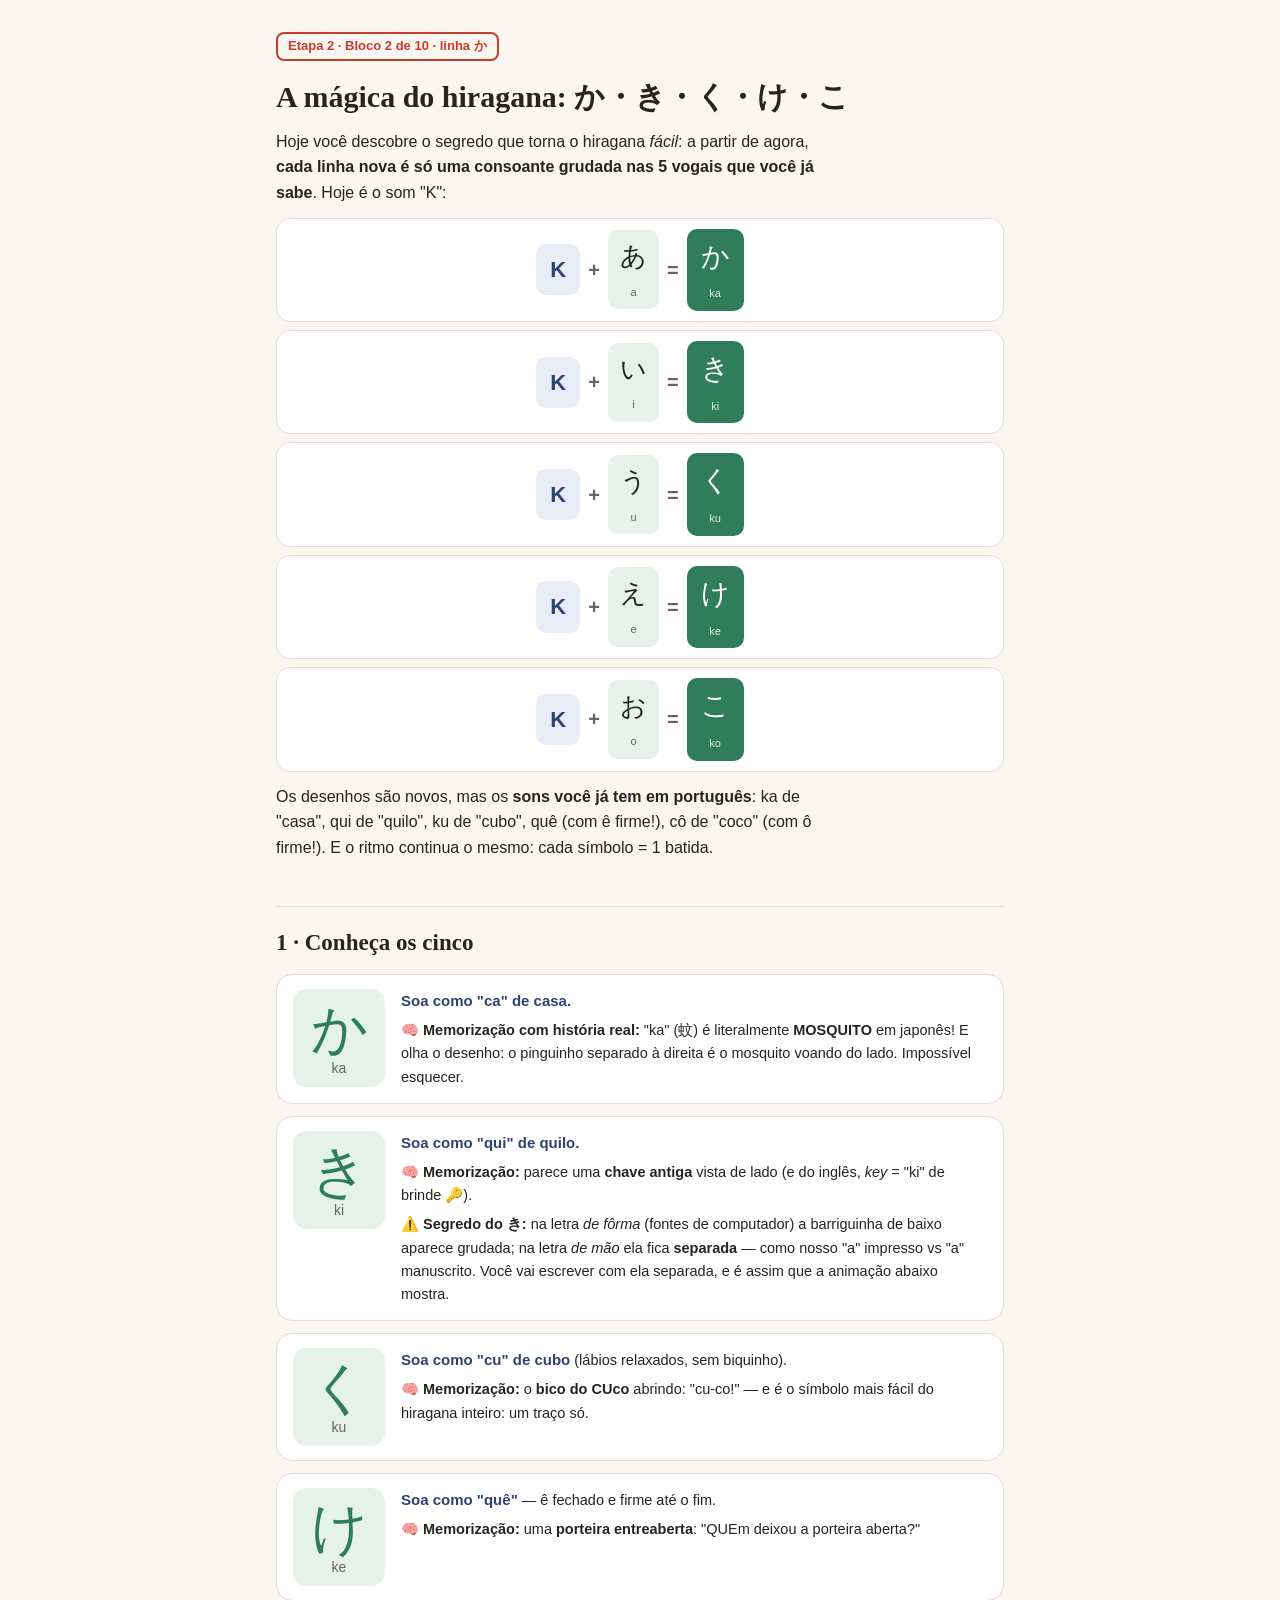
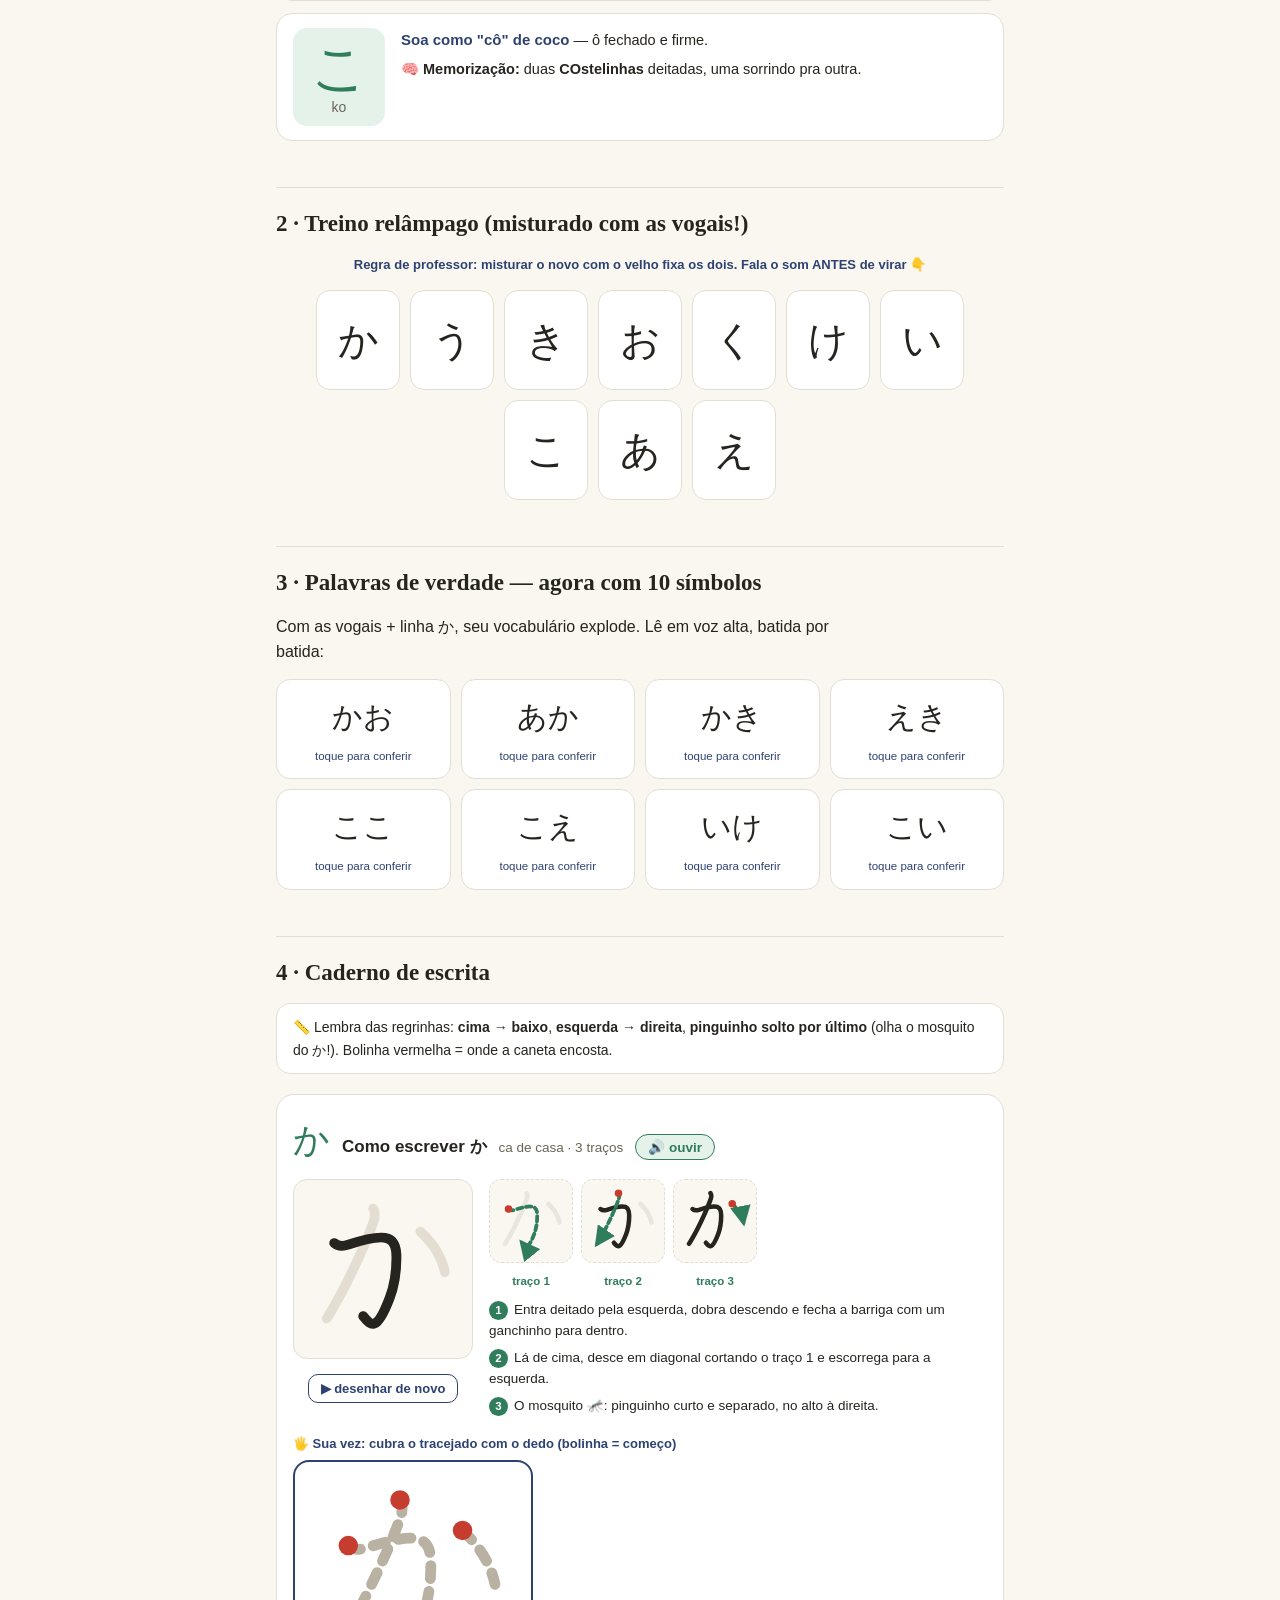
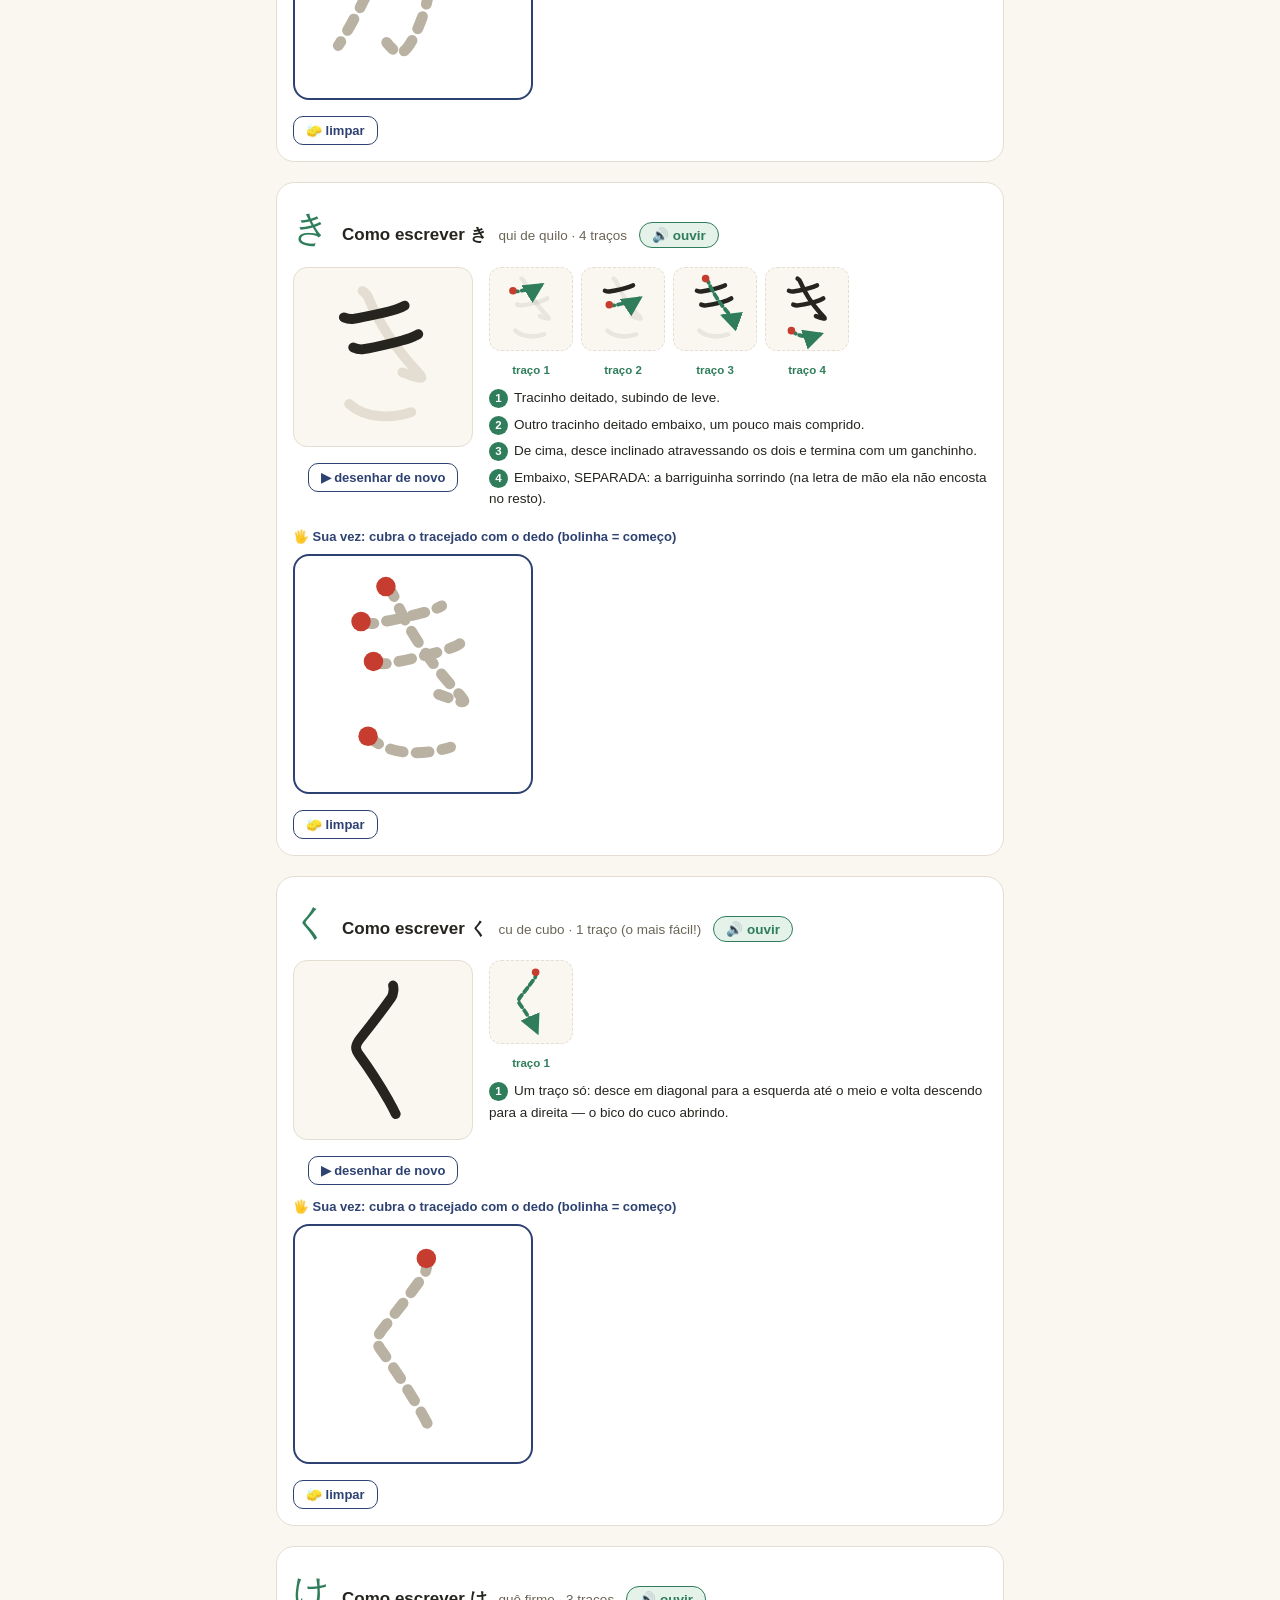
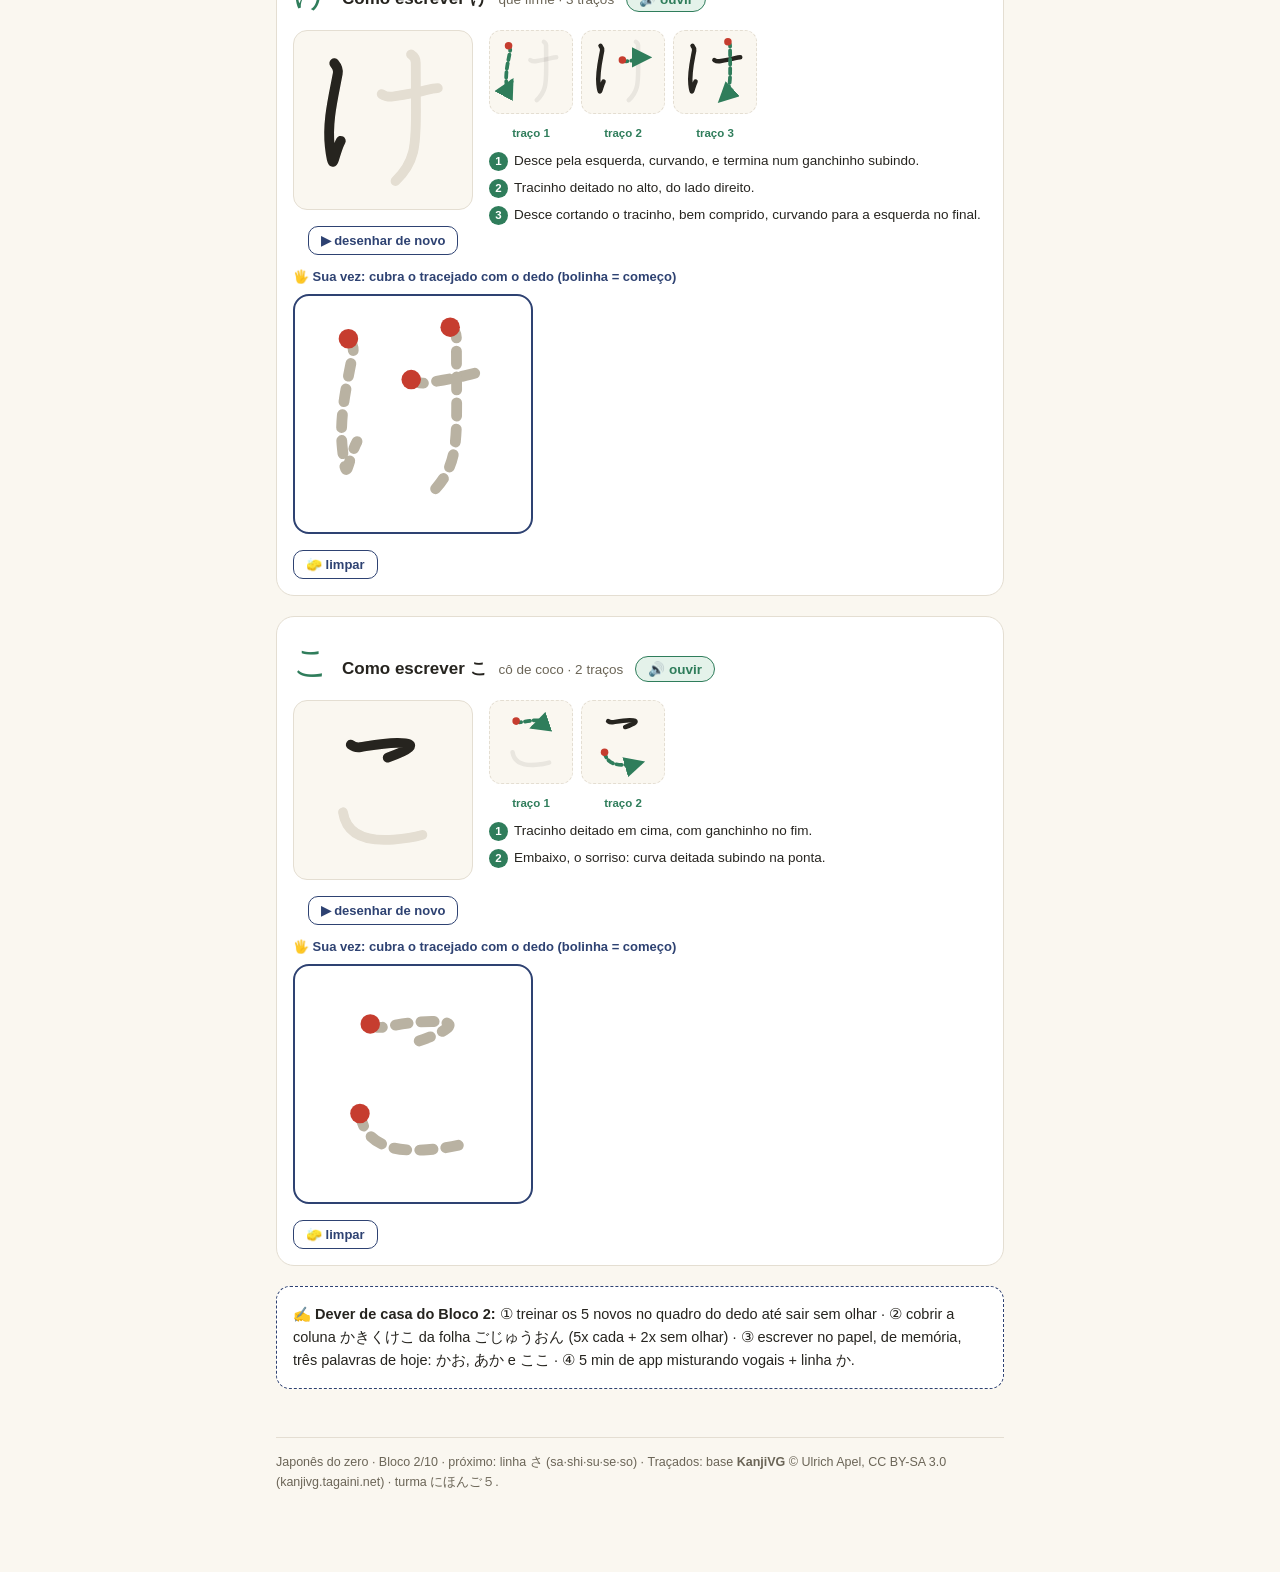
<file: site/aulas/hiragana-linha-ka/index.html>
<!DOCTYPE html>
<html lang="pt-BR">
<head>
<meta charset="UTF-8">
<meta name="viewport" content="width=device-width, initial-scale=1.0">
<title>Bloco 2 · A linha か — ka ki ku ke ko</title>
<style>
  :root{
    --paper:#FAF7F0; --ink:#26241F; --soft:#6B6557; --indigo:#2E4272;
    --hira:#2F7D5B; --hira-bg:#E4F2EA; --hanko:#C63D2F; --line:#E4DED2;
    --amber:#A8690F; --amber-bg:#F6EBD7;
  }
  *{box-sizing:border-box; margin:0; padding:0;}
  body{background:var(--paper); color:var(--ink);
    font-family:-apple-system,"Segoe UI",Roboto,"Noto Sans",sans-serif;
    line-height:1.6; font-size:16px;}
  .wrap{max-width:760px; margin:0 auto; padding:32px 16px 80px;}
  h1{font-family:Iowan Old Style,Georgia,serif; font-size:clamp(23px,5vw,30px); margin-bottom:8px;}
  h2{font-family:Iowan Old Style,Georgia,serif; font-size:clamp(19px,4vw,23px); margin:46px 0 12px; padding-top:18px; border-top:1px solid var(--line);}
  p{margin-bottom:12px; max-width:64ch;}
  .stamp{display:inline-block; border:2px solid var(--hanko); color:var(--hanko);
    border-radius:8px; padding:2px 10px; font-size:13px; font-weight:600; margin-bottom:12px;}
  .jp{font-family:"Hiragino Sans","Yu Gothic","Noto Sans JP",sans-serif;}

  /* mágica k+vogal */
  .eq{display:flex; align-items:center; justify-content:center; gap:8px; background:#fff;
    border:1px solid var(--line); border-radius:14px; padding:10px; margin:8px 0;}
  .eq .k{background:#E7ECF6; color:var(--indigo); font-weight:800; border-radius:10px; padding:8px 14px; font-size:22px;}
  .eq .v{background:var(--hira-bg); border-radius:10px; padding:6px 12px; text-align:center;}
  .eq .v .g{font-size:26px; display:block;}
  .eq .v small{font-size:11px; color:var(--soft);}
  .eq .op{font-size:20px; font-weight:700; color:var(--soft);}
  .eq .r{background:var(--hira); color:#fff; border-radius:10px; padding:6px 14px; text-align:center;}
  .eq .r .g{font-size:28px; display:block;}
  .eq .r small{font-size:11px; opacity:.85;}

  /* cards de leitura */
  .vogal{background:#fff; border:1px solid var(--line); border-radius:16px; padding:14px 16px; margin:12px 0;
    display:flex; gap:16px; align-items:flex-start;}
  .vg{font-size:56px; line-height:1; color:var(--hira); background:var(--hira-bg);
    border-radius:14px; padding:12px 16px; text-align:center; min-width:92px;}
  .vg small{display:block; font-size:14px; color:var(--soft); font-family:inherit; margin-top:4px;}
  .vinfo{flex:1; font-size:14.5px;}
  .vinfo b.som{color:var(--indigo); font-size:15px;}
  .vinfo .mn{margin-top:6px;}
  .alerta{background:#FBE9E6; border-left:5px solid var(--hanko); border-radius:0 12px 12px 0;
    padding:12px 16px; margin:16px 0; font-size:14.5px;}

  /* drill */
  .drill{display:flex; gap:10px; flex-wrap:wrap; justify-content:center; margin:14px 0;}
  .card{width:84px; height:100px; perspective:600px; cursor:pointer;}
  .inner{position:relative; width:100%; height:100%; transition:transform .4s; transform-style:preserve-3d;}
  .card.flip .inner{transform:rotateY(180deg);}
  .face{position:absolute; inset:0; backface-visibility:hidden; border-radius:14px;
    display:flex; align-items:center; justify-content:center; border:1.5px solid var(--line);}
  .frente{background:#fff; font-size:40px;}
  .verso{background:var(--indigo); color:#fff; font-size:23px; font-weight:700; transform:rotateY(180deg);}
  .drill-cap{text-align:center; font-size:13px; color:var(--indigo); font-weight:600; margin-bottom:4px;}

  /* palavras */
  .palavras{display:grid; grid-template-columns:repeat(auto-fill,minmax(150px,1fr)); gap:10px; margin:14px 0;}
  .pal{background:#fff; border:1.5px solid var(--line); border-radius:14px; padding:13px 10px;
    text-align:center; cursor:pointer;}
  .pal .w{font-size:30px;}
  .pal .resp{display:none; margin-top:8px; font-size:13.5px;}
  .pal .resp b{color:var(--hira);}
  .pal.aberta .resp{display:block;}
  .pal .toque{font-size:11.5px; color:var(--indigo); margin-top:6px;}
  .pal.aberta .toque{display:none;}

  /* caderno de escrita */
  .regras{background:#fff; border:1px solid var(--line); border-radius:14px; padding:12px 16px; margin:12px 0; font-size:14px;}
  .licao{background:#fff; border:1px solid var(--line); border-radius:18px; padding:16px; margin:20px 0;}
  .licao-h{display:flex; align-items:baseline; gap:12px; margin-bottom:10px; flex-wrap:wrap;}
  .licao-h .g{font-size:36px; color:var(--hira);}
  .licao-h .nome{font-weight:700; font-size:17px;}
  .licao-h .som2{color:var(--soft); font-size:13.5px;}
  .zona{display:flex; gap:16px; flex-wrap:wrap; align-items:flex-start;}
  .anim-box{text-align:center;}
  .anim-box svg{width:180px; height:180px; background:var(--paper); border:1.5px solid var(--line); border-radius:14px;}
  .btn{margin-top:8px; border:1.5px solid var(--indigo); color:var(--indigo); background:#fff;
    border-radius:10px; padding:6px 12px; font-size:13px; font-weight:600; cursor:pointer; font-family:inherit;}
  .btn:active{background:var(--indigo); color:#fff;}
  .passos{flex:1; min-width:240px;}
  .passos-row{display:flex; gap:8px; flex-wrap:wrap;}
  .passo{text-align:center;}
  .passo svg{width:84px; height:84px; background:var(--paper); border:1.5px dashed var(--line); border-radius:12px;}
  .passo .lbl{font-size:11.5px; font-weight:700; color:var(--hira); margin-top:2px;}
  .instr{margin-top:8px; font-size:13.5px;}
  .instr .n{display:inline-block; background:var(--hira); color:#fff; border-radius:50%;
    width:19px; height:19px; text-align:center; line-height:19px; font-size:11.5px; font-weight:700; margin-right:6px;}
  .pad-area{margin-top:12px;}
  .pad-t{font-size:13px; font-weight:700; color:var(--indigo); margin-bottom:6px;}
  .pad{position:relative; width:min(240px,80vw); height:min(240px,80vw); border:2px solid var(--indigo);
    border-radius:16px; background:#fff; touch-action:none; overflow:hidden;}
  .pad svg,.pad canvas{position:absolute; inset:0; width:100%; height:100%;}
  .homework{background:#fff; border:1.5px dashed var(--indigo); border-radius:14px; padding:16px; margin-top:16px; font-size:14.5px;}
  .btn-som{border:1.5px solid var(--hira); color:var(--hira); background:var(--hira-bg);
    border-radius:999px; padding:4px 12px; font-size:13.5px; font-weight:700; cursor:pointer; font-family:inherit;}
  .btn-som:active{background:var(--hira); color:#fff;}
  .btn-som[disabled]{opacity:.45; cursor:not-allowed;}
  .som-aviso{background:#FFF4E5; border-left:5px solid #E0A030; border-radius:0 12px 12px 0;
    padding:10px 14px; margin:12px 0; font-size:13.5px; display:none;}
  footer{margin-top:48px; font-size:12.5px; color:var(--soft); border-top:1px solid var(--line); padding-top:14px;}
</style>
</head>
<body>
<div class="wrap">
  <span class="stamp">Etapa 2 · Bloco 2 de 10 · linha か</span>
  <h1>A mágica do hiragana: <span class="jp">か・き・く・け・こ</span></h1>
  <p>Hoje você descobre o segredo que torna o hiragana <i>fácil</i>: a partir de agora, <b>cada linha nova é só uma consoante grudada nas 5 vogais que você já sabe</b>. Hoje é o som "K":</p>

  <div class="eq"><span class="k">K</span><span class="op">+</span><span class="v"><span class="g jp">あ</span><small>a</small></span><span class="op">=</span><span class="r"><span class="g jp">か</span><small>ka</small></span></div>
  <div class="eq"><span class="k">K</span><span class="op">+</span><span class="v"><span class="g jp">い</span><small>i</small></span><span class="op">=</span><span class="r"><span class="g jp">き</span><small>ki</small></span></div>
  <div class="eq"><span class="k">K</span><span class="op">+</span><span class="v"><span class="g jp">う</span><small>u</small></span><span class="op">=</span><span class="r"><span class="g jp">く</span><small>ku</small></span></div>
  <div class="eq"><span class="k">K</span><span class="op">+</span><span class="v"><span class="g jp">え</span><small>e</small></span><span class="op">=</span><span class="r"><span class="g jp">け</span><small>ke</small></span></div>
  <div class="eq"><span class="k">K</span><span class="op">+</span><span class="v"><span class="g jp">お</span><small>o</small></span><span class="op">=</span><span class="r"><span class="g jp">こ</span><small>ko</small></span></div>

  <p style="margin-top:12px;">Os desenhos são novos, mas os <b>sons você já tem em português</b>: ka de "casa", qui de "quilo", ku de "cubo", quê (com ê firme!), cô de "coco" (com ô firme!). E o ritmo continua o mesmo: cada símbolo = 1 batida.</p>

  <h2>1 · Conheça os cinco</h2>

  <div class="vogal">
    <div class="vg jp">か<small>ka</small></div>
    <div class="vinfo"><b class="som">Soa como "ca" de casa.</b>
      <div class="mn">🧠 <b>Memorização com história real:</b> "ka" (<span class="jp">蚊</span>) é literalmente <b>MOSQUITO</b> em japonês! E olha o desenho: o pinguinho separado à direita é o mosquito voando do lado. Impossível esquecer.</div>
    </div>
  </div>

  <div class="vogal">
    <div class="vg jp">き<small>ki</small></div>
    <div class="vinfo"><b class="som">Soa como "qui" de quilo.</b>
      <div class="mn">🧠 <b>Memorização:</b> parece uma <b>chave antiga</b> vista de lado (e do inglês, <i>key</i> = "ki" de brinde 🔑).</div>
      <div class="mn">⚠️ <b>Segredo do き:</b> na letra <i>de fôrma</i> (fontes de computador) a barriguinha de baixo aparece grudada; na letra <i>de mão</i> ela fica <b>separada</b> — como nosso "a" impresso vs "a" manuscrito. Você vai escrever com ela separada, e é assim que a animação abaixo mostra.</div>
    </div>
  </div>

  <div class="vogal">
    <div class="vg jp">く<small>ku</small></div>
    <div class="vinfo"><b class="som">Soa como "cu" de cubo</b> (lábios relaxados, sem biquinho).
      <div class="mn">🧠 <b>Memorização:</b> o <b>bico do CUco</b> abrindo: "cu-co!" — e é o símbolo mais fácil do hiragana inteiro: um traço só.</div>
    </div>
  </div>

  <div class="vogal">
    <div class="vg jp">け<small>ke</small></div>
    <div class="vinfo"><b class="som">Soa como "quê"</b> — ê fechado e firme até o fim.
      <div class="mn">🧠 <b>Memorização:</b> uma <b>porteira entreaberta</b>: "QUEm deixou a porteira aberta?"</div>
    </div>
  </div>

  <div class="vogal">
    <div class="vg jp">こ<small>ko</small></div>
    <div class="vinfo"><b class="som">Soa como "cô" de coco</b> — ô fechado e firme.
      <div class="mn">🧠 <b>Memorização:</b> duas <b>COstelinhas</b> deitadas, uma sorrindo pra outra.</div>
    </div>
  </div>

  <h2>2 · Treino relâmpago (misturado com as vogais!)</h2>
  <div class="drill-cap">Regra de professor: misturar o novo com o velho fixa os dois. Fala o som ANTES de virar 👇</div>
  <div class="drill" id="drill"></div>

  <h2>3 · Palavras de verdade — agora com 10 símbolos</h2>
  <p>Com as vogais + linha か, seu vocabulário explode. Lê em voz alta, batida por batida:</p>
  <div class="palavras">
    <div class="pal" onclick="this.classList.add('aberta')"><div class="w jp">かお</div><div class="toque">toque para conferir</div><div class="resp"><b>ka-o</b> · rosto 🙂</div></div>
    <div class="pal" onclick="this.classList.add('aberta')"><div class="w jp">あか</div><div class="toque">toque para conferir</div><div class="resp"><b>a-ka</b> · vermelho 🔴</div></div>
    <div class="pal" onclick="this.classList.add('aberta')"><div class="w jp">かき</div><div class="toque">toque para conferir</div><div class="resp"><b>ka-ki</b> · caqui 🍂 sim, a fruta! O português importou essa palavra do japonês.</div></div>
    <div class="pal" onclick="this.classList.add('aberta')"><div class="w jp">えき</div><div class="toque">toque para conferir</div><div class="resp"><b>e-ki</b> · estação de trem 🚉</div></div>
    <div class="pal" onclick="this.classList.add('aberta')"><div class="w jp">ここ</div><div class="toque">toque para conferir</div><div class="resp"><b>ko-ko</b> · aqui 📍</div></div>
    <div class="pal" onclick="this.classList.add('aberta')"><div class="w jp">こえ</div><div class="toque">toque para conferir</div><div class="resp"><b>ko-e</b> · voz 🗣️</div></div>
    <div class="pal" onclick="this.classList.add('aberta')"><div class="w jp">いけ</div><div class="toque">toque para conferir</div><div class="resp"><b>i-ke</b> · laguinho 🪷</div></div>
    <div class="pal" onclick="this.classList.add('aberta')"><div class="w jp">こい</div><div class="toque">toque para conferir</div><div class="resp"><b>ko-i</b> · carpa 🐟 a famosa carpa "koi" dos laguinhos!</div></div>
  </div>

  <h2>4 · Caderno de escrita</h2>
  <div class="regras">📏 Lembra das regrinhas: <b>cima → baixo</b>, <b>esquerda → direita</b>, <b>pinguinho solto por último</b> (olha o mosquito do か!). Bolinha vermelha = onde a caneta encosta.</div>
  <div id="som-aviso" class="som-aviso"></div>
  <div id="licoes"></div>

  <div class="homework">
    ✍️ <b>Dever de casa do Bloco 2:</b> ① treinar os 5 novos no quadro do dedo até sair sem olhar · ② cobrir a coluna <span class="jp">かきくけこ</span> da folha ごじゅうおん (5x cada + 2x sem olhar) · ③ escrever no papel, de memória, três palavras de hoje: <span class="jp">かお</span>, <span class="jp">あか</span> e <span class="jp">ここ</span> · ④ 5 min de app misturando vogais + linha か.
  </div>

  <footer>Japonês do zero · Bloco 2/10 · próximo: linha さ (sa·shi·su·se·so) · Traçados: base <b>KanjiVG</b> © Ulrich Apel, CC BY-SA 3.0 (kanjivg.tagaini.net) · turma にほんご５.</footer>
</div>

<svg width="0" height="0" style="position:absolute">
  <defs>
    <marker id="arrw" viewBox="0 0 10 10" refX="8" refY="5" markerWidth="5.5" markerHeight="5.5" orient="auto-start-reverse">
      <path d="M0,0 L10,5 L0,10 z" fill="#2F7D5B"/>
    </marker>
  </defs>
</svg>

<script>
/* ---------- drill misturado ---------- */
const CARDS = [["か","ka"],["う","u"],["き","ki"],["お","o"],["く","ku"],["け","ke"],["い","i"],["こ","ko"],["あ","a"],["え","e"]];
const drill = document.getElementById('drill');
CARDS.forEach(([g,r]) => {
  const c = document.createElement('div'); c.className = 'card';
  c.innerHTML = '<div class="inner"><div class="face frente jp">'+g+'</div><div class="face verso">'+r+'</div></div>';
  c.addEventListener('click', () => c.classList.toggle('flip'));
  drill.appendChild(c);
});

/* ---------- caderno de escrita ---------- */
const DATA = {
  "か": ["M24.62,38.62c1.88,1.62,4.65,2.33,8.62,1c25.5-8.5,29.5-4.13,29.5,7.62c0,9.38-1.24,17.46-4.25,25.25c-7.62,19.76-10.87,17.39-16.12,10.89",
         "M48.5,17.5c1,1.38,1.29,4.7,0.5,7.12c-5,15.25-18.02,40.93-19.62,43.88c-3.12,5.75-6.38,11.88-9.38,16.25",
         "M77.37,31.62c7.5,6.88,13.25,15.75,15,24.88"],
  "き": ["M30.5,30.25c1.88,0.75,4.64,1.06,5.88,0.88c6.75-1,22.25-4.5,26.5-6c2.17-0.76,3.5-1.25,4.88-2.12",
         "M36.25,48.7c2.01,0.85,4.97,1.2,6.29,0.99c7.23-1.13,23.82-5.09,28.37-6.79c2.32-0.86,3.75-1.41,5.22-2.4",
         "M42,14.12c1.5,0.88,3.13,2.94,4,5.12c5.5,13.76,16,29.26,26.37,40.76c7.64,8.47,9.12,9.38-6,3.88",
         "M33.75,83.25c10.62,9.75,27.25,8.62,38.12,5"],
  "く": ["M60.66,15c0.5,1.62,0.35,5.44-1,7.38c-6.75,9.62-14.3,19.08-18.62,24.5c-4,5-3.79,7.03-0.88,11c5.5,7.5,12.75,18.75,17.62,27.25c1.48,2.59,2.75,4.75,4.5,8.62"],
  "け": ["M24.67,19.75c1.25,1.5,2.62,3.75,2.12,6.38c-3,15.88-6.5,29.5-4.88,44.62c2.02,18.84,2.25,4.75,6.75-3.5",
         "M53.67,38.62c2.12,1.38,4.28,1.89,6.88,1.5c8.25-1.25,15.39-2.57,20.62-4c2.76-0.74,5.26-1.12,6.88-1.12",
         "M71.67,14.38c2.13,1.37,2.88,3.35,2.88,5.12c0,11.62,0.12,20.38,0.12,30.12c0,20.75-0.62,30.88-12.5,42.25"],
  "こ": ["M34.75,26.75c1.12,0.88,2.91,2.01,6,1.5c7.62-1.25,14.11-2.56,22.38-2.62c15.5-0.12,5.88,5-5.75,9",
         "M30,68.12c2.25,14.5,15.26,17.96,31,16.75c6.5-0.5,11.88-1.25,17.62-2.88"]
};
const SOM = {"か":"ca de casa · 3 traços","き":"qui de quilo · 4 traços","く":"cu de cubo · 1 traço (o mais fácil!)","け":"quê firme · 3 traços","こ":"cô de coco · 2 traços"};
const INSTR = {
  "か": ["Entra deitado pela esquerda, dobra descendo e fecha a barriga com um ganchinho para dentro.",
         "Lá de cima, desce em diagonal cortando o traço 1 e escorrega para a esquerda.",
         "O mosquito 🦟: pinguinho curto e separado, no alto à direita."],
  "き": ["Tracinho deitado, subindo de leve.",
         "Outro tracinho deitado embaixo, um pouco mais comprido.",
         "De cima, desce inclinado atravessando os dois e termina com um ganchinho.",
         "Embaixo, SEPARADA: a barriguinha sorrindo (na letra de mão ela não encosta no resto)."],
  "く": ["Um traço só: desce em diagonal para a esquerda até o meio e volta descendo para a direita — o bico do cuco abrindo."],
  "け": ["Desce pela esquerda, curvando, e termina num ganchinho subindo.",
         "Tracinho deitado no alto, do lado direito.",
         "Desce cortando o tracinho, bem comprido, curvando para a esquerda no final."],
  "こ": ["Tracinho deitado em cima, com ganchinho no fim.",
         "Embaixo, o sorriso: curva deitada subindo na ponta."]
};
/* ---- áudio: pronúncia usando a voz de japonês do navegador ---- */
const ROMAJI = {"あ":"a","い":"i","う":"u","え":"e","お":"o","か":"ka","き":"ki","く":"ku","け":"ke","こ":"ko"};
function vozJaponesa(){
  const vozes = speechSynthesis.getVoices();
  return vozes.find(v => v.lang && v.lang.toLowerCase().replace('_','-').startsWith('ja')) || null;
}
function falar(ch, btn){
  const status = (t, ms) => { if(!btn) return; const orig = '🔊 ouvir'; btn.textContent = t; if(ms) setTimeout(() => btn.textContent = orig, ms); };
  if(!('speechSynthesis' in window)){ status('🔇 sem suporte', 2500); mostrarAviso('Este navegador não tem síntese de voz. Abra o arquivo no Chrome ou Edge.'); return; }
  if(speechSynthesis.getVoices().length === 0){
    status('⏳ carregando…');
    speechSynthesis.onvoiceschanged = () => { speechSynthesis.onvoiceschanged = null; falar(ch, btn); };
    setTimeout(() => { if(btn.textContent.startsWith('⏳')) falar(ch, btn); }, 1500);
    return;
  }
  speechSynthesis.cancel();
  const v = vozJaponesa();
  const u = new SpeechSynthesisUtterance(v ? ch : (ROMAJI[ch] || ch));
  if(v){ u.voice = v; u.lang = v.lang; }
  else { u.lang = 'pt-BR'; mostrarAviso('Sem voz de japonês instalada: estou lendo a letra em romaji com a voz disponível. Para o som real, instale o japonês nas configurações de texto-para-fala do sistema.'); }
  u.rate = 0.75; u.pitch = 1;
  u.onstart = () => status('🔈 falando…');
  u.onend = () => status('🔊 ouvir');
  u.onerror = e => { status('🔇 erro', 2500); mostrarAviso('O navegador bloqueou o áudio ('+(e.error||'')+'). Se está vendo isto numa pré-visualização, baixe o arquivo e abra-o direto no Chrome/Edge.'); };
  speechSynthesis.speak(u);
}
function mostrarAviso(msg){ const av = document.getElementById('som-aviso'); if(!av) return; av.textContent = '🔇 ' + msg; av.style.display = 'block'; }
if('speechSynthesis' in window){ speechSynthesis.getVoices(); }
const NS = "http://www.w3.org/2000/svg";
const cont = document.getElementById('licoes');
const animadores = [];
function svgEl(tag, attrs){ const e = document.createElementNS(NS, tag); for(const k in attrs) e.setAttribute(k, attrs[k]); return e; }
function baseSvg(){ return svgEl('svg', {viewBox:"0 0 109 109"}); }
function pathEl(d, opts){ return svgEl('path', Object.assign({d:d, fill:"none", "stroke-linecap":"round", "stroke-linejoin":"round"}, opts)); }

Object.keys(DATA).forEach(ch => {
  const strokes = DATA[ch];
  const sec = document.createElement('div'); sec.className = 'licao';
  sec.innerHTML = '<div class="licao-h"><span class="g jp">'+ch+'</span><span class="nome">Como escrever '+ch+'</span><span class="som2">'+SOM[ch]+'</span></div>';
  const btnSom = document.createElement('button'); btnSom.className = 'btn-som'; btnSom.type = 'button';
  btnSom.textContent = '🔊 ouvir'; btnSom.title = 'Ouvir a pronúncia de '+ch;
  btnSom.addEventListener('click', () => falar(ch, btnSom));
  sec.querySelector('.licao-h').appendChild(btnSom);
  const zona = document.createElement('div'); zona.className = 'zona';

  const animBox = document.createElement('div'); animBox.className = 'anim-box';
  const asvg = baseSvg();
  strokes.forEach(d => asvg.appendChild(pathEl(d, {stroke:"#E4DED2","stroke-width":6})));
  const animPaths = strokes.map(d => { const p = pathEl(d, {stroke:"#26241F","stroke-width":6}); asvg.appendChild(p); return p; });
  animBox.appendChild(asvg);
  const btn = document.createElement('button'); btn.className = 'btn'; btn.textContent = '▶ desenhar de novo';
  animBox.appendChild(document.createElement('br')); animBox.appendChild(btn);
  function animar(){
    let delay = 300;
    animPaths.forEach(p => {
      const len = p.getTotalLength();
      p.style.transition = 'none';
      p.style.strokeDasharray = len; p.style.strokeDashoffset = len;
      p.getBoundingClientRect();
      const dur = Math.max(len*14, 500);
      setTimeout(() => { p.style.transition = 'stroke-dashoffset '+dur+'ms linear'; p.style.strokeDashoffset = 0; }, delay);
      delay += dur + 350;
    });
  }
  btn.addEventListener('click', animar);
  animadores.push(animar);

  const passos = document.createElement('div'); passos.className = 'passos';
  const row = document.createElement('div'); row.className = 'passos-row';
  strokes.forEach((d, k) => {
    const box = document.createElement('div'); box.className = 'passo';
    const s = baseSvg();
    strokes.forEach((d2, j) => {
      if (j < k) s.appendChild(pathEl(d2, {stroke:"#26241F","stroke-width":6}));
      else if (j > k) s.appendChild(pathEl(d2, {stroke:"#26241F","stroke-width":6, opacity:0.08}));
    });
    const guia = pathEl(d, {stroke:"#2F7D5B","stroke-width":5,"stroke-dasharray":"7 5","marker-end":"url(#arrw)"});
    s.appendChild(guia);
    box.appendChild(s);
    const lbl = document.createElement('div'); lbl.className = 'lbl'; lbl.textContent = 'traço '+(k+1);
    box.appendChild(lbl);
    row.appendChild(box);
    requestAnimationFrame(() => {
      const p0 = guia.getPointAtLength(0);
      s.appendChild(svgEl('circle', {cx:p0.x, cy:p0.y, r:5, fill:"#C63D2F"}));
    });
  });
  passos.appendChild(row);
  const ol = document.createElement('div'); ol.className = 'instr';
  ol.innerHTML = INSTR[ch].map((t,i) => '<div style="margin:5px 0"><span class="n">'+(i+1)+'</span>'+t+'</div>').join('');
  passos.appendChild(ol);
  zona.appendChild(animBox); zona.appendChild(passos);
  sec.appendChild(zona);

  const padArea = document.createElement('div'); padArea.className = 'pad-area';
  padArea.innerHTML = '<div class="pad-t">🖐️ Sua vez: cubra o tracejado com o dedo (bolinha = começo)</div>';
  const pad = document.createElement('div'); pad.className = 'pad';
  const gsvg = baseSvg();
  strokes.forEach(d => {
    const g = pathEl(d, {stroke:"#B9B2A2","stroke-width":5,"stroke-dasharray":"6 6"});
    gsvg.appendChild(g);
    requestAnimationFrame(() => {
      const p0 = g.getPointAtLength(0);
      gsvg.appendChild(svgEl('circle', {cx:p0.x, cy:p0.y, r:4.5, fill:"#C63D2F"}));
    });
  });
  const cv = document.createElement('canvas');
  pad.appendChild(gsvg); pad.appendChild(cv);
  padArea.appendChild(pad);
  const btns = document.createElement('div'); btns.style.marginTop = '8px';
  const limpar = document.createElement('button'); limpar.className = 'btn'; limpar.textContent = '🧽 limpar';
  btns.appendChild(limpar); padArea.appendChild(btns);
  sec.appendChild(padArea);
  cont.appendChild(sec);

  let ctx = null, desenhando = false;
  function setupCanvas(){
    const r = pad.getBoundingClientRect(); const dpr = window.devicePixelRatio || 1;
    cv.width = r.width*dpr; cv.height = r.height*dpr;
    const c = cv.getContext('2d'); c.scale(dpr, dpr);
    c.lineCap = 'round'; c.lineJoin = 'round'; c.lineWidth = 10; c.strokeStyle = 'rgba(47,125,91,.85)';
    return c;
  }
  requestAnimationFrame(() => { ctx = setupCanvas(); });
  function pos(ev){ const r = cv.getBoundingClientRect(); return [ev.clientX-r.left, ev.clientY-r.top]; }
  pad.addEventListener('pointerdown', ev => { if(!ctx) ctx = setupCanvas(); desenhando = true; const [x,y] = pos(ev); ctx.beginPath(); ctx.moveTo(x,y); ev.preventDefault(); });
  pad.addEventListener('pointermove', ev => { if(!desenhando) return; const [x,y] = pos(ev); ctx.lineTo(x,y); ctx.stroke(); ev.preventDefault(); });
  window.addEventListener('pointerup', () => desenhando = false);
  limpar.addEventListener('click', () => { const r = pad.getBoundingClientRect(); ctx.clearRect(0,0,r.width,r.height); });
});
window.addEventListener('load', () => { animadores.forEach((a,i) => setTimeout(a, i*400)); });
</script>
</body>
</html>
</file>
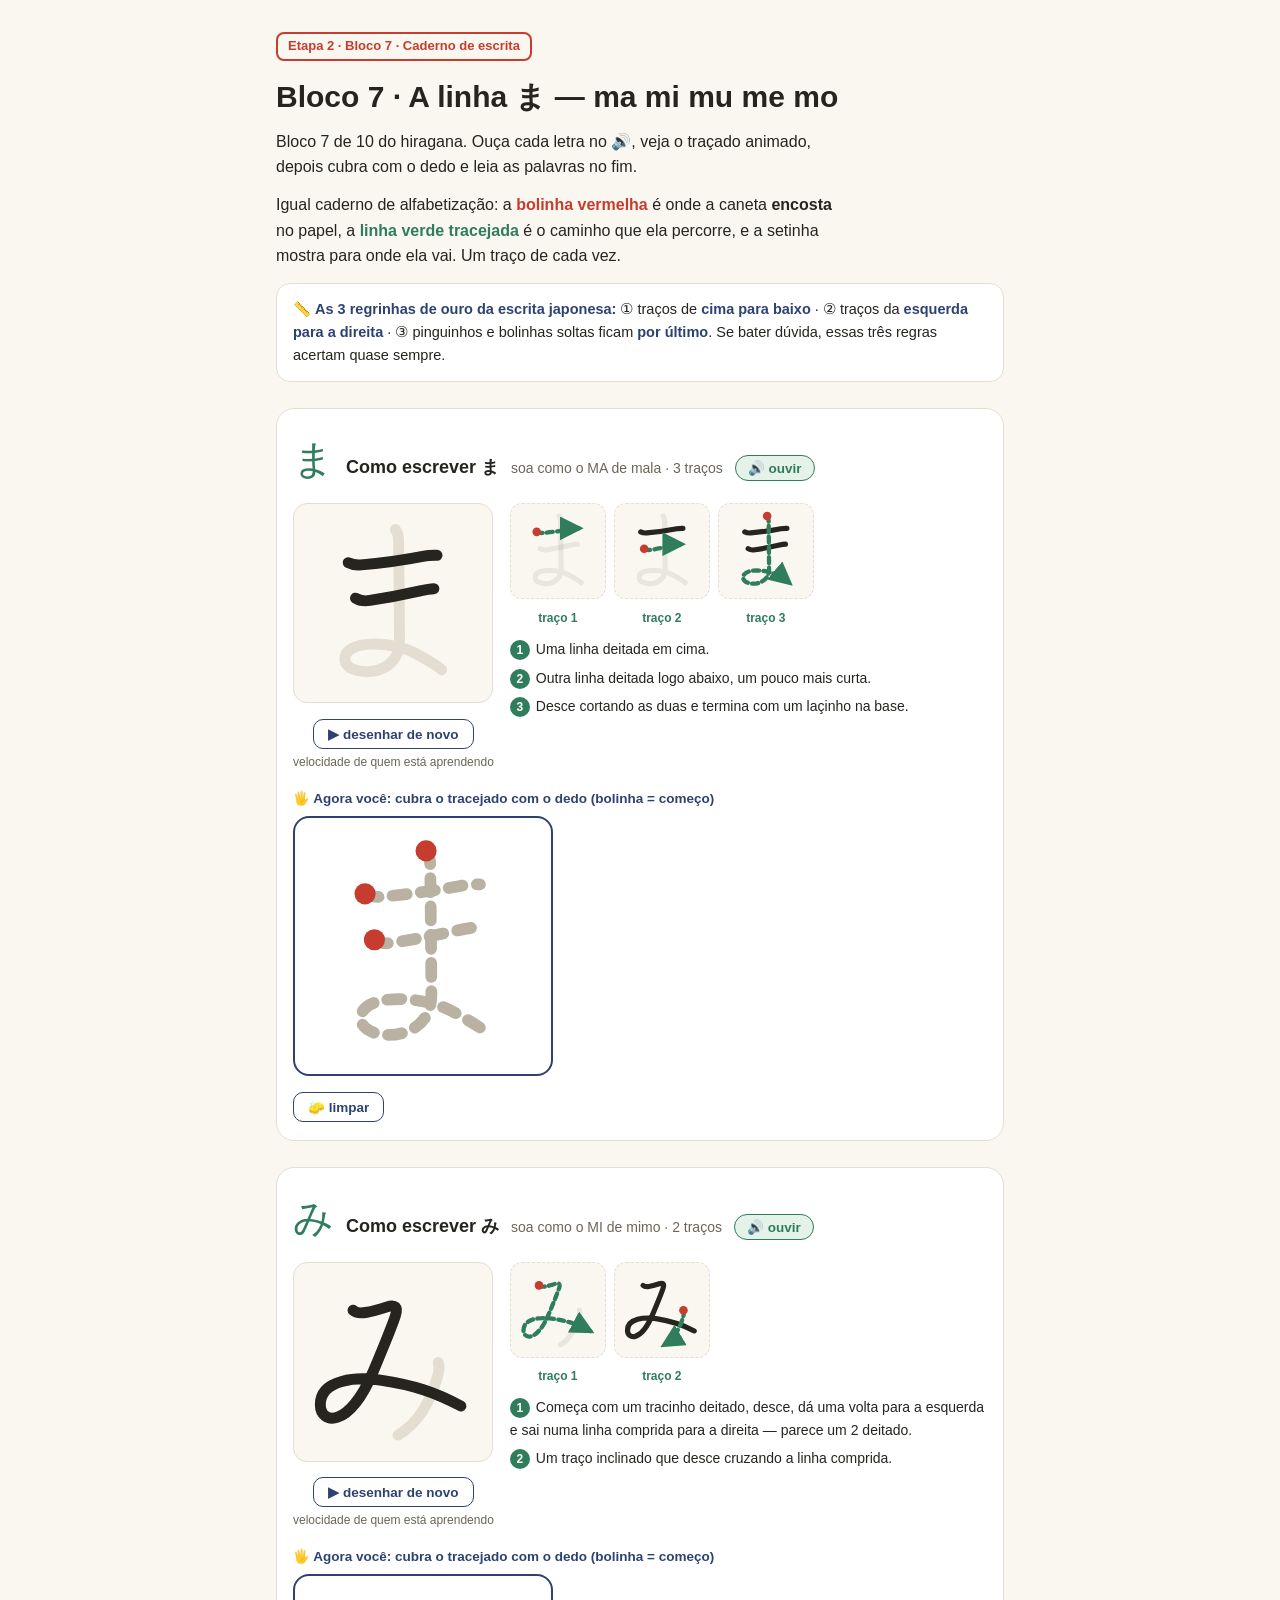
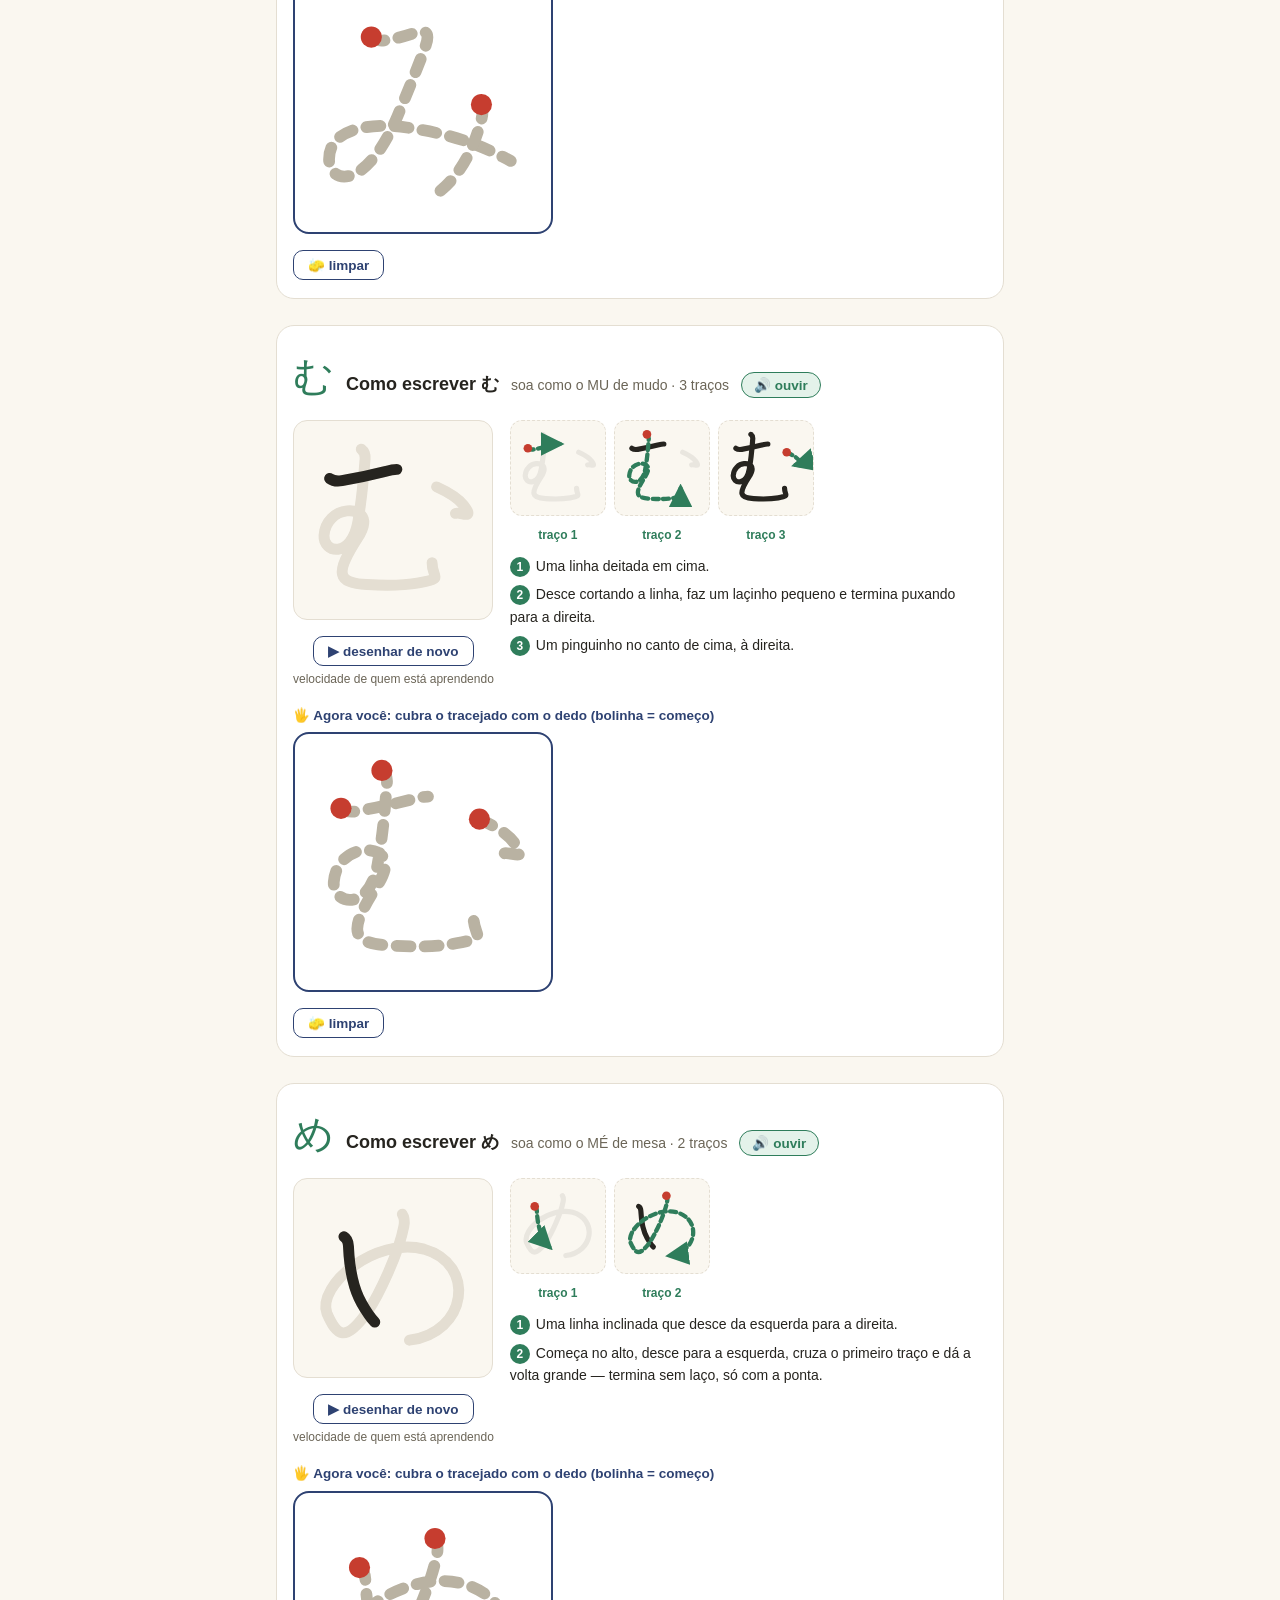
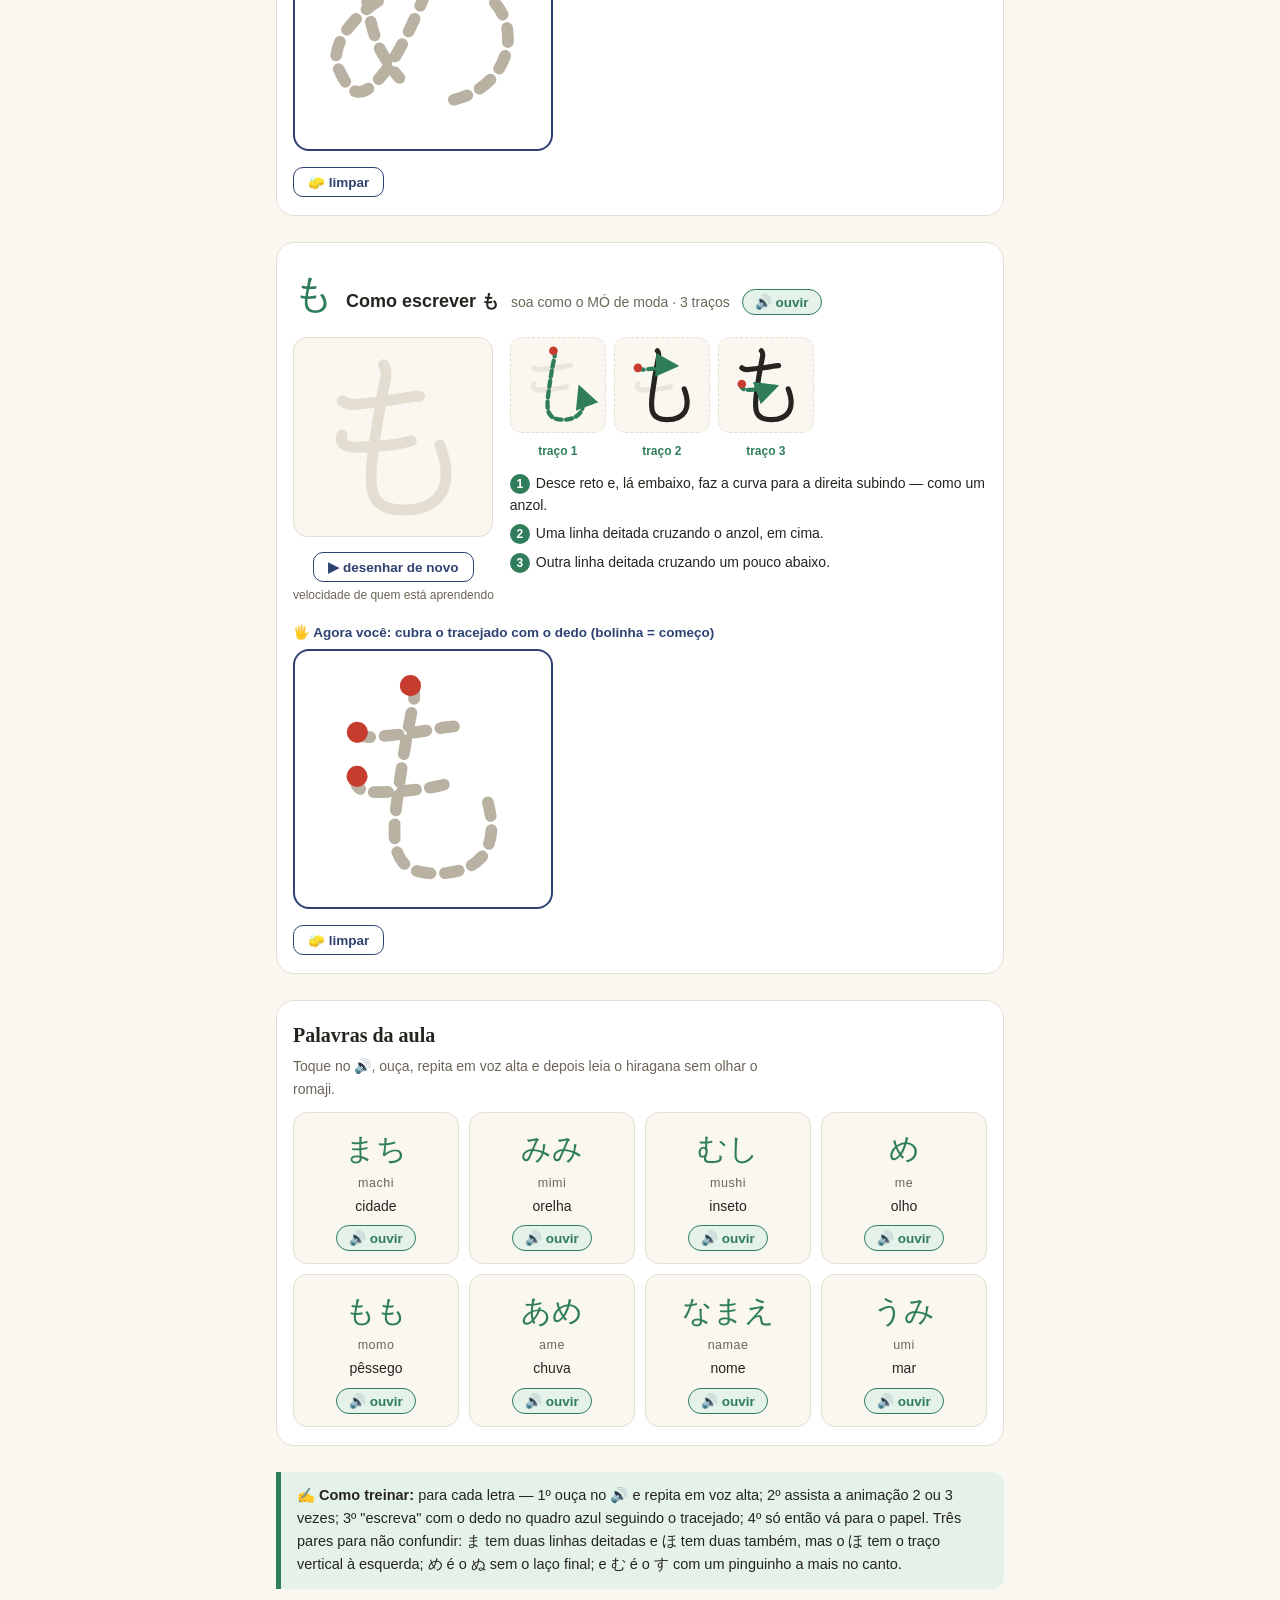
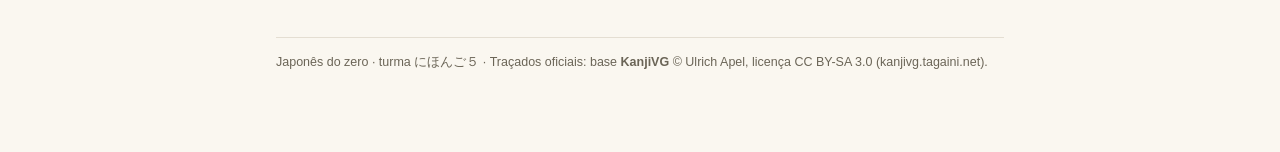
<file: site/aulas/hiragana-linha-ma/index.html>
<!DOCTYPE html>
<html lang="pt-BR">
<head>
<meta charset="UTF-8">
<meta name="viewport" content="width=device-width, initial-scale=1.0">
<title>Bloco 7 · A linha ま — ma mi mu me mo</title>
<style>
  :root{
    --paper:#FAF7F0; --ink:#26241F; --soft:#6B6557; --indigo:#2E4272;
    --hira:#2F7D5B; --hira-bg:#E4F2EA; --hanko:#C63D2F; --line:#E4DED2;
  }
  *{box-sizing:border-box; margin:0; padding:0;}
  body{background:var(--paper); color:var(--ink);
    font-family:-apple-system,"Segoe UI",Roboto,"Noto Sans",sans-serif;
    line-height:1.6; font-size:16px;}
  .wrap{max-width:760px; margin:0 auto; padding:32px 16px 80px;}
  h1{font-family:Iowan Old Style,Georgia,serif; font-size:clamp(23px,5vw,30px); margin-bottom:8px;}
  p{margin-bottom:12px; max-width:64ch;}
  .stamp{display:inline-block; border:2px solid var(--hanko); color:var(--hanko);
    border-radius:8px; padding:2px 10px; font-size:13px; font-weight:600; margin-bottom:12px;}
  .jp{font-family:"Hiragino Sans","Yu Gothic","Noto Sans JP",sans-serif;}
  .regras{background:#fff; border:1px solid var(--line); border-radius:14px; padding:14px 16px; margin:14px 0; font-size:14.5px;}
  .regras b{color:var(--indigo);}

  .licao{background:#fff; border:1px solid var(--line); border-radius:18px; padding:18px 16px; margin:26px 0;}
  .licao-h{display:flex; align-items:baseline; gap:12px; margin-bottom:12px; flex-wrap:wrap;}
  .licao-h .g{font-size:40px; color:var(--hira);}
  .licao-h .nome{font-weight:700; font-size:18px;}
  .licao-h .som{color:var(--soft); font-size:14px;}

  .zona{display:flex; gap:16px; flex-wrap:wrap; align-items:flex-start;}
  .anim-box{text-align:center;}
  .anim-box svg{width:200px; height:200px; background:var(--paper); border:1.5px solid var(--line); border-radius:14px;}
  .btn{margin-top:8px; border:1.5px solid var(--indigo); color:var(--indigo); background:#fff;
    border-radius:10px; padding:6px 14px; font-size:13.5px; font-weight:600; cursor:pointer; font-family:inherit;}
  .btn:active{background:var(--indigo); color:#fff;}
  .cap{font-size:12px; color:var(--soft); margin-top:4px;}

  .passos{flex:1; min-width:250px;}
  .passos-row{display:flex; gap:8px; flex-wrap:wrap;}
  .passo{text-align:center;}
  .passo svg{width:96px; height:96px; background:var(--paper); border:1.5px dashed var(--line); border-radius:12px;}
  .passo .lbl{font-size:12px; font-weight:700; color:var(--hira); margin-top:2px;}
  .instr{margin-top:10px; font-size:14px;}
  .instr li{margin:6px 0 6px 20px;}
  .instr .n{display:inline-block; background:var(--hira); color:#fff; border-radius:50%;
    width:20px; height:20px; text-align:center; line-height:20px; font-size:12px; font-weight:700; margin-right:6px;}

  .pad-area{margin-top:16px;}
  .pad-t{font-size:13.5px; font-weight:700; color:var(--indigo); margin-bottom:6px;}
  .pad{position:relative; width:min(260px,80vw); height:min(260px,80vw); border:2px solid var(--indigo);
    border-radius:16px; background:#fff; touch-action:none; overflow:hidden;}
  .pad svg,.pad canvas{position:absolute; inset:0; width:100%; height:100%;}
  .pad-btns{margin-top:8px; display:flex; gap:8px;}
  .aviso{background:var(--hira-bg); border-left:5px solid var(--hira); border-radius:0 12px 12px 0;
    padding:12px 16px; margin:18px 0; font-size:14.5px;}
  .btn-som{border:1.5px solid var(--hira); color:var(--hira); background:var(--hira-bg);
    border-radius:999px; padding:4px 12px; font-size:13.5px; font-weight:700; cursor:pointer; font-family:inherit;}
  .btn-som:active{background:var(--hira); color:#fff;}
  .btn-som[disabled]{opacity:.45; cursor:not-allowed;}
  .som-aviso{background:#FFF4E5; border-left:5px solid #E0A030; border-radius:0 12px 12px 0;
    padding:10px 14px; margin:12px 0; font-size:13.5px; display:none;}
  .palavras{background:#fff; border:1px solid var(--line); border-radius:18px; padding:18px 16px; margin:26px 0;}
  .palavras h2{font-family:Iowan Old Style,Georgia,serif; font-size:20px; margin-bottom:4px;}
  .pal-grid{display:grid; grid-template-columns:repeat(auto-fill,minmax(150px,1fr)); gap:10px; margin-top:12px;}
  .pal{border:1.5px solid var(--line); border-radius:14px; padding:12px 10px; text-align:center; background:var(--paper);}
  .pal .jp{font-size:30px; color:var(--hira); display:block;}
  .pal .ro{font-size:12.5px; color:var(--soft); letter-spacing:.04em;}
  .pal .pt{font-size:14px; margin:2px 0 8px;}
  footer{margin-top:48px; font-size:12.5px; color:var(--soft); border-top:1px solid var(--line); padding-top:14px;}
</style>
</head>
<body>
<div class="wrap">
  <span class="stamp">Etapa 2 · Bloco 7 · Caderno de escrita</span>
  <h1 class="jp">Bloco 7 · A linha ま — ma mi mu me mo</h1>
  <p>Bloco 7 de 10 do hiragana. Ouça cada letra no 🔊, veja o traçado animado, depois cubra com o dedo e leia as palavras no fim.</p>
  <p>Igual caderno de alfabetização: a <b style="color:var(--hanko)">bolinha vermelha</b> é onde a caneta <b>encosta</b> no papel, a <b style="color:var(--hira)">linha verde tracejada</b> é o caminho que ela percorre, e a setinha mostra para onde ela vai. Um traço de cada vez.</p>

  <div class="regras">📏 <b>As 3 regrinhas de ouro da escrita japonesa:</b> ① traços de <b>cima para baixo</b> · ② traços da <b>esquerda para a direita</b> · ③ pinguinhos e bolinhas soltas ficam <b>por último</b>. Se bater dúvida, essas três regras acertam quase sempre.</div>

  <div id="som-aviso" class="som-aviso"></div>
  <div id="licoes"></div>
  <div id="palavras"></div>

  <div class="aviso">✍️ <b>Como treinar:</b> para cada letra — 1º ouça no 🔊 e repita em voz alta; 2º assista a animação 2 ou 3 vezes; 3º "escreva" com o dedo no quadro azul seguindo o tracejado; 4º só então vá para o papel. Três pares para não confundir: ま tem duas linhas deitadas e ほ tem duas também, mas o ほ tem o traço vertical à esquerda; め é o ぬ sem o laço final; e む é o す com um pinguinho a mais no canto.</div>

  <footer>Japonês do zero · turma にほんご５ · Traçados oficiais: base <b>KanjiVG</b> © Ulrich Apel, licença CC BY-SA 3.0 (kanjivg.tagaini.net).</footer>
</div>

<svg width="0" height="0" style="position:absolute">
  <defs>
    <marker id="arrw" viewBox="0 0 10 10" refX="8" refY="5" markerWidth="5.5" markerHeight="5.5" orient="auto-start-reverse">
      <path d="M0,0 L10,5 L0,10 z" fill="#2F7D5B"/>
    </marker>
  </defs>
</svg>

<script>
const DATA = {"ま": ["M29.83,32.28c2.2,1.15,4.43,1.5,7.14,1.26c11.54-1.04,25.94-3.12,34.66-4.85c2.87-0.57,5.45-0.44,7.13-0.44", "M33.83,51.84c2.45,1.61,4.94,1.72,7.94,1.26c9.52-1.46,17.87-3.1,27.03-5.16c3.22-0.72,6.34-1.32,8.21-1.32", "M55.81,14c1.52,1.8,1.8,4.57,1.8,7.19c0,2.63,0.46,43.88,0.46,54.25c0,21.3-30.07,19.96-30.07,9.86c0-10.79,25.88-9.93,38.57-3.18c6.12,3.25,11.55,6.38,14.8,9.13"], "み": ["M32.5,26c1.88,1.75,4.06,1.7,6.88,1.25c3.88-0.62,7.62-1.75,11.88-3.12c4.26-1.37,6.25-0.12,4.5,5.12c-1.75,5.24-6.66,17.39-12,30.12c-13.63,32.51-29.26,29.26-29.26,18.63c0-14.25,20.48-15.36,33-13.5c18.5,2.75,30,6.62,44.38,14.25", "M79.38,54.75c0.75,2.38,0.49,4.37,0,6.25c-2.12,8.12-7.5,25-22.12,33.75"], "む": ["M19.59,31.65c2.1,1.55,4.24,1.66,6.81,1.21c8.17-1.41,15.33-2.98,23.19-4.96c2.76-0.69,5.44-1.27,7.05-1.27", "M37.02,15.5c1.62,1.25,2.31,2.88,2.12,5.25c-0.88,11.12-1.5,20.75-4,34.88c-3.61,20.44-19.25,16.99-18.62,7.37c0.5-7.74,6.25-12.86,12.62-13.5c5-0.5,14.28,1.93,5.88,15c-12.62,19.62-11.42,24.51,5.11,25.54c10.98,0.68,19.26,0.72,28.49-0.92c14.15-2.5,7.4-2.63,7.4-11.13", "M78.52,36.25c6.88,3.12,11.71,5.95,14.88,10.12c6.25,8.25-1.38,3.62-4.5,4.5"], "め": ["M27.48,31.75c1.75,1,2.41,3.09,2.5,5.25c0.5,11.62,2.75,23.5,7.25,31.38c1.39,2.44,5.38,8.5,7.25,10.38", "M59.6,19.38c1,1.5,1.35,4.12,0.88,6.62c-2.75,14.62-13.62,37.75-20.1,47.24c-12.28,17.14-16.78,13.14-22.28,0.64c-5.38-15.38,26.4-42.18,53.42-35.28c29.08,8.27,23.96,46.02-7.98,50.15"], "も": ["M49.17,14.75c1.88,1.88,1.86,4.52,1.12,8c-3,14.25-5,26.62-7,42.12c-2.55,19.73-0.75,29.88,17,29.86c20.25-0.02,28.63-13.11,20.01-35.73", "M26.54,34.62c1.12,0.88,2.87,2.21,6,2c11.12-0.75,20-2.12,27.74-3.46c3.88-0.67,5.88-1.17,8.88-1.04", "M26.42,53.38c-1.5,4,1,6.75,7.75,6.75c8.75,0,17.62-1,22.88-1.88c2.01-0.33,5.38-1,7.5-1.75"]};
const SOM = {"ま": "soa como o MA de mala", "み": "soa como o MI de mimo", "む": "soa como o MU de mudo", "め": "soa como o MÉ de mesa", "も": "soa como o MÓ de moda"};
const INSTR = {"ま": ["Uma linha deitada em cima.", "Outra linha deitada logo abaixo, um pouco mais curta.", "Desce cortando as duas e termina com um laçinho na base."], "み": ["Começa com um tracinho deitado, desce, dá uma volta para a esquerda e sai numa linha comprida para a direita — parece um 2 deitado.", "Um traço inclinado que desce cruzando a linha comprida."], "む": ["Uma linha deitada em cima.", "Desce cortando a linha, faz um laçinho pequeno e termina puxando para a direita.", "Um pinguinho no canto de cima, à direita."], "め": ["Uma linha inclinada que desce da esquerda para a direita.", "Começa no alto, desce para a esquerda, cruza o primeiro traço e dá a volta grande — termina sem laço, só com a ponta."], "も": ["Desce reto e, lá embaixo, faz a curva para a direita subindo — como um anzol.", "Uma linha deitada cruzando o anzol, em cima.", "Outra linha deitada cruzando um pouco abaixo."]};
const PALAVRAS = [{"jp": "まち", "romaji": "machi", "pt": "cidade"}, {"jp": "みみ", "romaji": "mimi", "pt": "orelha"}, {"jp": "むし", "romaji": "mushi", "pt": "inseto"}, {"jp": "め", "romaji": "me", "pt": "olho"}, {"jp": "もも", "romaji": "momo", "pt": "pêssego"}, {"jp": "あめ", "romaji": "ame", "pt": "chuva"}, {"jp": "なまえ", "romaji": "namae", "pt": "nome"}, {"jp": "うみ", "romaji": "umi", "pt": "mar"}];
/* ---- áudio: pronúncia usando a voz de japonês do navegador ---- */
const ROMAJI = {"ま": "ma", "み": "mi", "む": "mu", "め": "me", "も": "mo", "まち": "machi", "みみ": "mimi", "むし": "mushi", "もも": "momo", "あめ": "ame", "なまえ": "namae", "うみ": "umi"};
function vozJaponesa(){
  const vozes = speechSynthesis.getVoices();
  return vozes.find(v => v.lang && v.lang.toLowerCase().replace('_','-').startsWith('ja')) || null;
}
function falar(ch, btn){
  const status = (t, ms) => { if(!btn) return; const orig = '🔊 ouvir'; btn.textContent = t; if(ms) setTimeout(() => btn.textContent = orig, ms); };
  if(!('speechSynthesis' in window)){ status('🔇 sem suporte', 2500); mostrarAviso('Este navegador não tem síntese de voz. Abra o arquivo no Chrome ou Edge.'); return; }
  if(speechSynthesis.getVoices().length === 0){
    status('⏳ carregando…');
    speechSynthesis.onvoiceschanged = () => { speechSynthesis.onvoiceschanged = null; falar(ch, btn); };
    setTimeout(() => { if(btn.textContent.startsWith('⏳')) falar(ch, btn); }, 1500);
    return;
  }
  speechSynthesis.cancel();
  const v = vozJaponesa();
  const u = new SpeechSynthesisUtterance(v ? ch : (ROMAJI[ch] || ch));
  if(v){ u.voice = v; u.lang = v.lang; }
  else { u.lang = 'pt-BR'; mostrarAviso('Sem voz de japonês instalada: estou lendo a letra em romaji com a voz disponível. Para o som real, instale o japonês nas configurações de texto-para-fala do sistema.'); }
  u.rate = 0.75; u.pitch = 1;
  u.onstart = () => status('🔈 falando…');
  u.onend = () => status('🔊 ouvir');
  u.onerror = e => { status('🔇 erro', 2500); mostrarAviso('O navegador bloqueou o áudio ('+(e.error||'')+'). Se está vendo isto numa pré-visualização, baixe o arquivo e abra-o direto no Chrome/Edge.'); };
  speechSynthesis.speak(u);
}
function mostrarAviso(msg){ const av = document.getElementById('som-aviso'); if(!av) return; av.textContent = '🔇 ' + msg; av.style.display = 'block'; }
if('speechSynthesis' in window){ speechSynthesis.getVoices(); }
const NS = "http://www.w3.org/2000/svg";
const cont = document.getElementById('licoes');
const animadores = [];

function svgEl(tag, attrs){ const e = document.createElementNS(NS, tag); for(const k in attrs) e.setAttribute(k, attrs[k]); return e; }
function baseSvg(){ const s = svgEl('svg', {viewBox:"0 0 109 109"}); return s; }
function pathEl(d, opts){ return svgEl('path', Object.assign({d:d, fill:"none", "stroke-linecap":"round", "stroke-linejoin":"round"}, opts)); }

Object.keys(DATA).forEach(ch => {
  const strokes = DATA[ch];
  const sec = document.createElement('div'); sec.className = 'licao';
  sec.innerHTML = '<div class="licao-h"><span class="g jp">'+ch+'</span><span class="nome">Como escrever '+ch+'</span><span class="som">'+SOM[ch]+' · '+strokes.length+' traços</span></div>';
  const btnSom = document.createElement('button'); btnSom.className = 'btn-som'; btnSom.type = 'button';
  btnSom.textContent = '🔊 ouvir'; btnSom.title = 'Ouvir a pronúncia de '+ch;
  btnSom.addEventListener('click', () => falar(ch, btnSom));
  sec.querySelector('.licao-h').appendChild(btnSom);

  const zona = document.createElement('div'); zona.className = 'zona';

  /* ---- animação ---- */
  const animBox = document.createElement('div'); animBox.className = 'anim-box';
  const asvg = baseSvg();
  strokes.forEach(d => asvg.appendChild(pathEl(d, {stroke:"#E4DED2","stroke-width":6})));
  const animPaths = strokes.map(d => { const p = pathEl(d, {stroke:"#26241F","stroke-width":6}); asvg.appendChild(p); return p; });
  animBox.appendChild(asvg);
  const btn = document.createElement('button'); btn.className = 'btn'; btn.textContent = '▶ desenhar de novo';
  const cap = document.createElement('div'); cap.className = 'cap'; cap.textContent = 'velocidade de quem está aprendendo';
  animBox.appendChild(document.createElement('br')); animBox.appendChild(btn); animBox.appendChild(cap);

  function animar(){
    let delay = 300;
    animPaths.forEach(p => {
      const len = p.getTotalLength();
      p.style.transition = 'none';
      p.style.strokeDasharray = len; p.style.strokeDashoffset = len;
      p.getBoundingClientRect();
      const dur = Math.max(len*14, 500);
      setTimeout(() => { p.style.transition = 'stroke-dashoffset '+dur+'ms linear'; p.style.strokeDashoffset = 0; }, delay);
      delay += dur + 350;
    });
  }
  btn.addEventListener('click', animar);
  animadores.push(animar);

  /* ---- passos ---- */
  const passos = document.createElement('div'); passos.className = 'passos';
  const row = document.createElement('div'); row.className = 'passos-row';
  strokes.forEach((d, k) => {
    const box = document.createElement('div'); box.className = 'passo';
    const s = baseSvg();
    strokes.forEach((d2, j) => {
      if (j < k) s.appendChild(pathEl(d2, {stroke:"#26241F","stroke-width":6}));
      else if (j > k) s.appendChild(pathEl(d2, {stroke:"#26241F","stroke-width":6, opacity:0.08}));
    });
    const guia = pathEl(d, {stroke:"#2F7D5B","stroke-width":5,"stroke-dasharray":"7 5","marker-end":"url(#arrw)"});
    s.appendChild(guia);
    box.appendChild(s);
    const lbl = document.createElement('div'); lbl.className = 'lbl'; lbl.textContent = 'traço '+(k+1);
    box.appendChild(lbl);
    row.appendChild(box);
    requestAnimationFrame(() => {
      const p0 = guia.getPointAtLength(0);
      s.appendChild(svgEl('circle', {cx:p0.x, cy:p0.y, r:5, fill:"#C63D2F"}));
    });
  });
  passos.appendChild(row);
  const ol = document.createElement('div'); ol.className = 'instr';
  ol.innerHTML = INSTR[ch].map((t,i) => '<div style="margin:6px 0"><span class="n">'+(i+1)+'</span>'+t+'</div>').join('');
  passos.appendChild(ol);

  zona.appendChild(animBox); zona.appendChild(passos);
  sec.appendChild(zona);

  /* ---- quadro do dedo ---- */
  const padArea = document.createElement('div'); padArea.className = 'pad-area';
  padArea.innerHTML = '<div class="pad-t">🖐️ Agora você: cubra o tracejado com o dedo (bolinha = começo)</div>';
  const pad = document.createElement('div'); pad.className = 'pad';
  const gsvg = baseSvg();
  strokes.forEach(d => {
    const g = pathEl(d, {stroke:"#B9B2A2","stroke-width":5,"stroke-dasharray":"6 6"});
    gsvg.appendChild(g);
    requestAnimationFrame(() => {
      const p0 = g.getPointAtLength(0);
      gsvg.appendChild(svgEl('circle', {cx:p0.x, cy:p0.y, r:4.5, fill:"#C63D2F"}));
    });
  });
  const cv = document.createElement('canvas');
  pad.appendChild(gsvg); pad.appendChild(cv);
  padArea.appendChild(pad);
  const btns = document.createElement('div'); btns.className = 'pad-btns';
  const limpar = document.createElement('button'); limpar.className = 'btn'; limpar.textContent = '🧽 limpar';
  btns.appendChild(limpar); padArea.appendChild(btns);
  sec.appendChild(padArea);
  cont.appendChild(sec);

  function setupCanvas(){
    const r = pad.getBoundingClientRect(); const dpr = window.devicePixelRatio || 1;
    cv.width = r.width*dpr; cv.height = r.height*dpr;
    const ctx = cv.getContext('2d'); ctx.scale(dpr, dpr);
    ctx.lineCap = 'round'; ctx.lineJoin = 'round'; ctx.lineWidth = 10; ctx.strokeStyle = 'rgba(47,125,91,.85)';
    return ctx;
  }
  let ctx = null, desenhando = false;
  requestAnimationFrame(() => { ctx = setupCanvas(); });
  function pos(ev){ const r = cv.getBoundingClientRect(); return [ev.clientX-r.left, ev.clientY-r.top]; }
  pad.addEventListener('pointerdown', ev => { if(!ctx) ctx = setupCanvas(); desenhando = true; const [x,y] = pos(ev); ctx.beginPath(); ctx.moveTo(x,y); ev.preventDefault(); });
  pad.addEventListener('pointermove', ev => { if(!desenhando) return; const [x,y] = pos(ev); ctx.lineTo(x,y); ctx.stroke(); ev.preventDefault(); });
  window.addEventListener('pointerup', () => desenhando = false);
  limpar.addEventListener('click', () => { const r = pad.getBoundingClientRect(); ctx.clearRect(0,0,r.width,r.height); });
});


/* ---- palavras da aula: cada uma com botão de pronúncia ---- */
(function(){
  if(!PALAVRAS || !PALAVRAS.length) return;
  const box = document.getElementById('palavras'); box.className = 'palavras';
  box.innerHTML = '<h2>Palavras da aula</h2><p style="font-size:14px;color:var(--soft)">Toque no 🔊, ouça, repita em voz alta e depois leia o hiragana sem olhar o romaji.</p><div class="pal-grid"></div>';
  const grid = box.querySelector('.pal-grid');
  PALAVRAS.forEach(P => {
    const card = document.createElement('div'); card.className = 'pal';
    card.innerHTML = '<span class="jp">'+P.jp+'</span><div class="ro">'+(P.romaji||'')+'</div><div class="pt">'+(P.pt||'')+'</div>';
    const b = document.createElement('button'); b.className = 'btn-som'; b.type = 'button'; b.textContent = '🔊 ouvir';
    b.addEventListener('click', () => falar(P.jp, b));
    card.appendChild(b); grid.appendChild(card);
  });
})();

window.addEventListener('load', () => { animadores.forEach((a,i) => setTimeout(a, i*400)); });
</script>
</body>
</html>
</file>
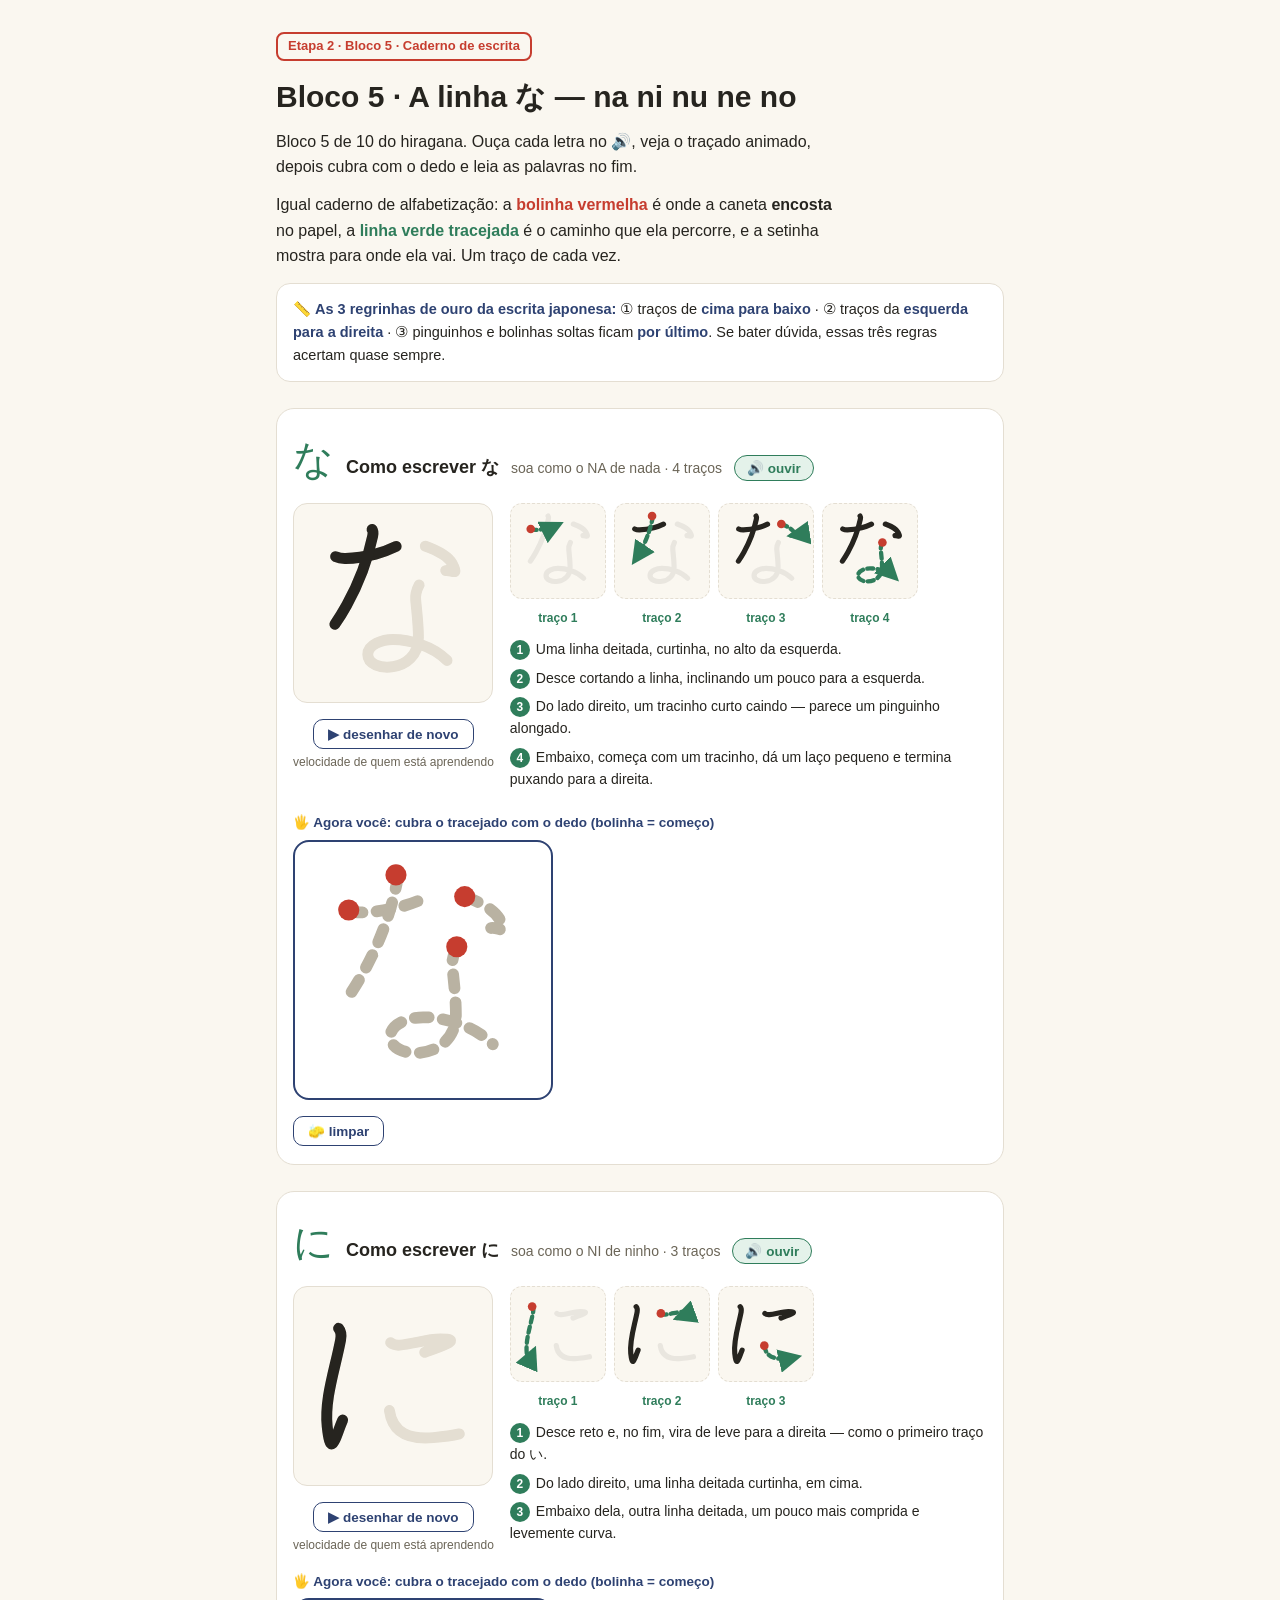
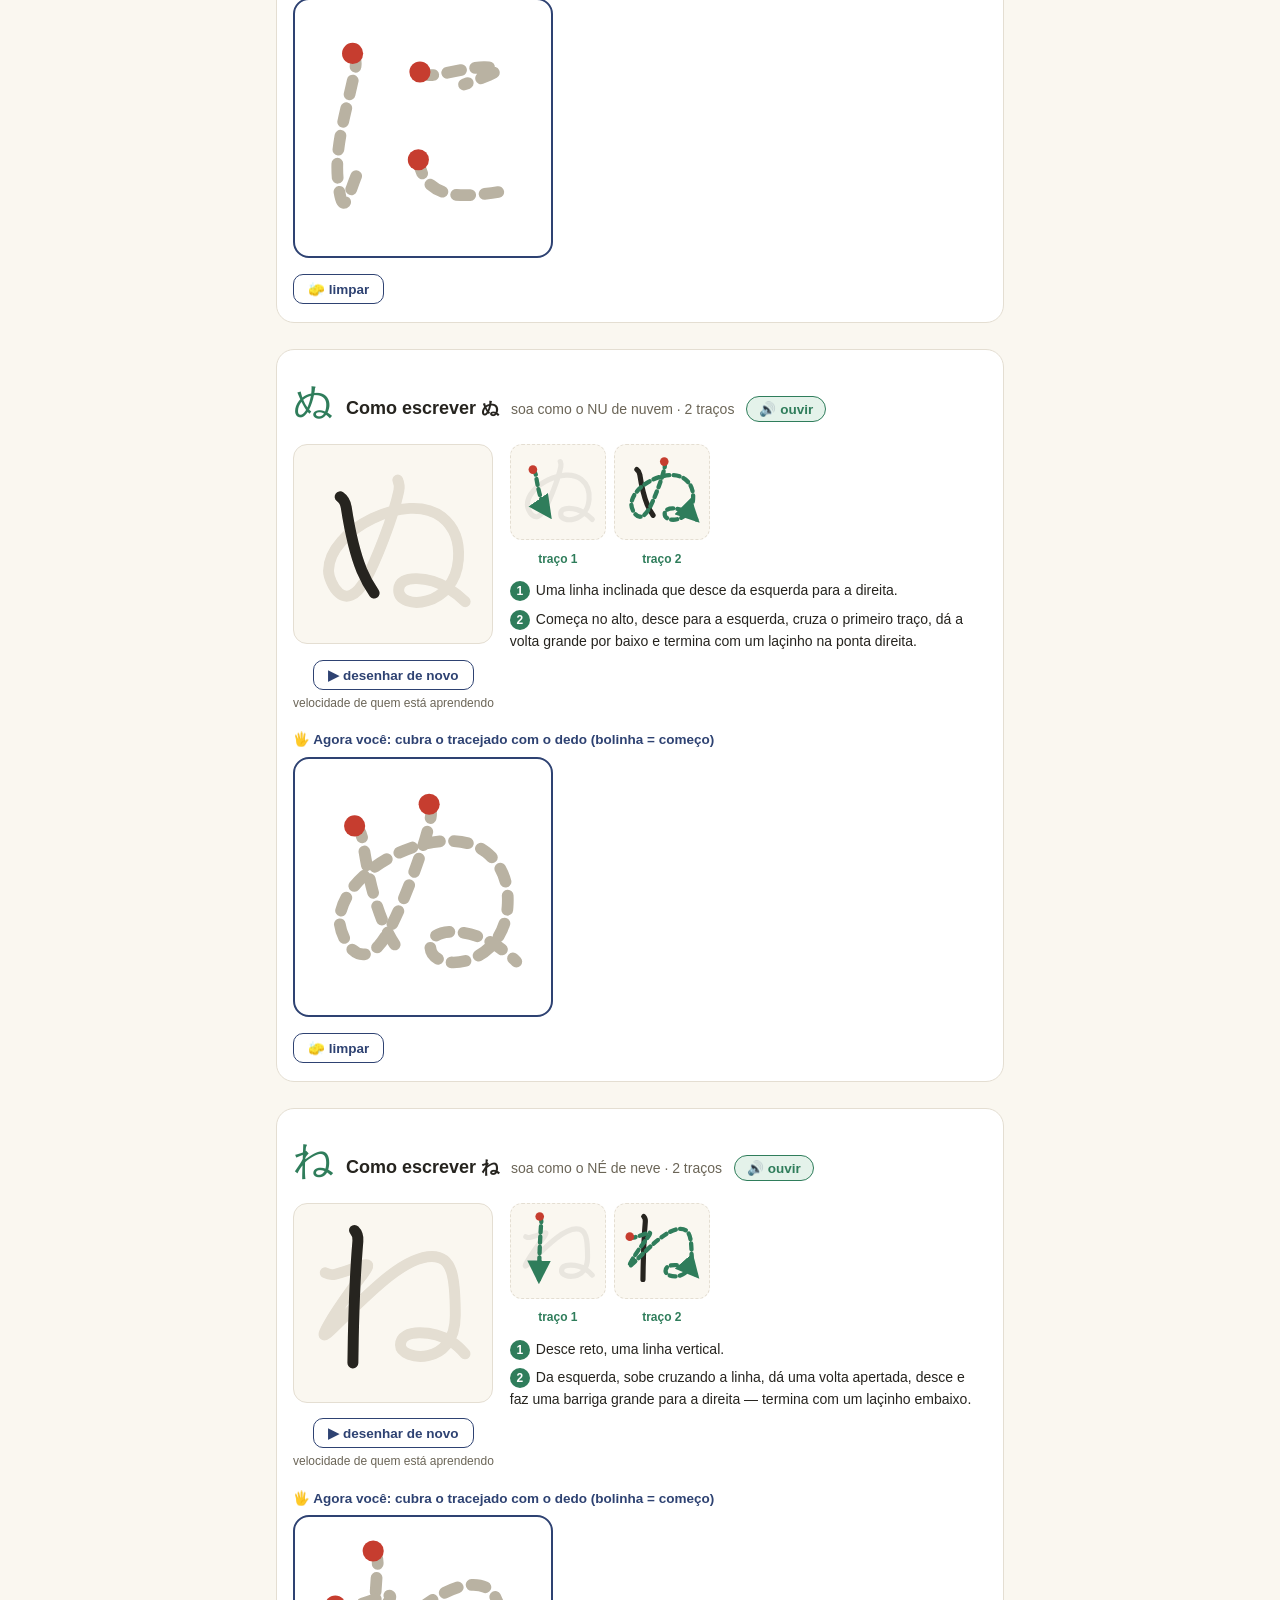
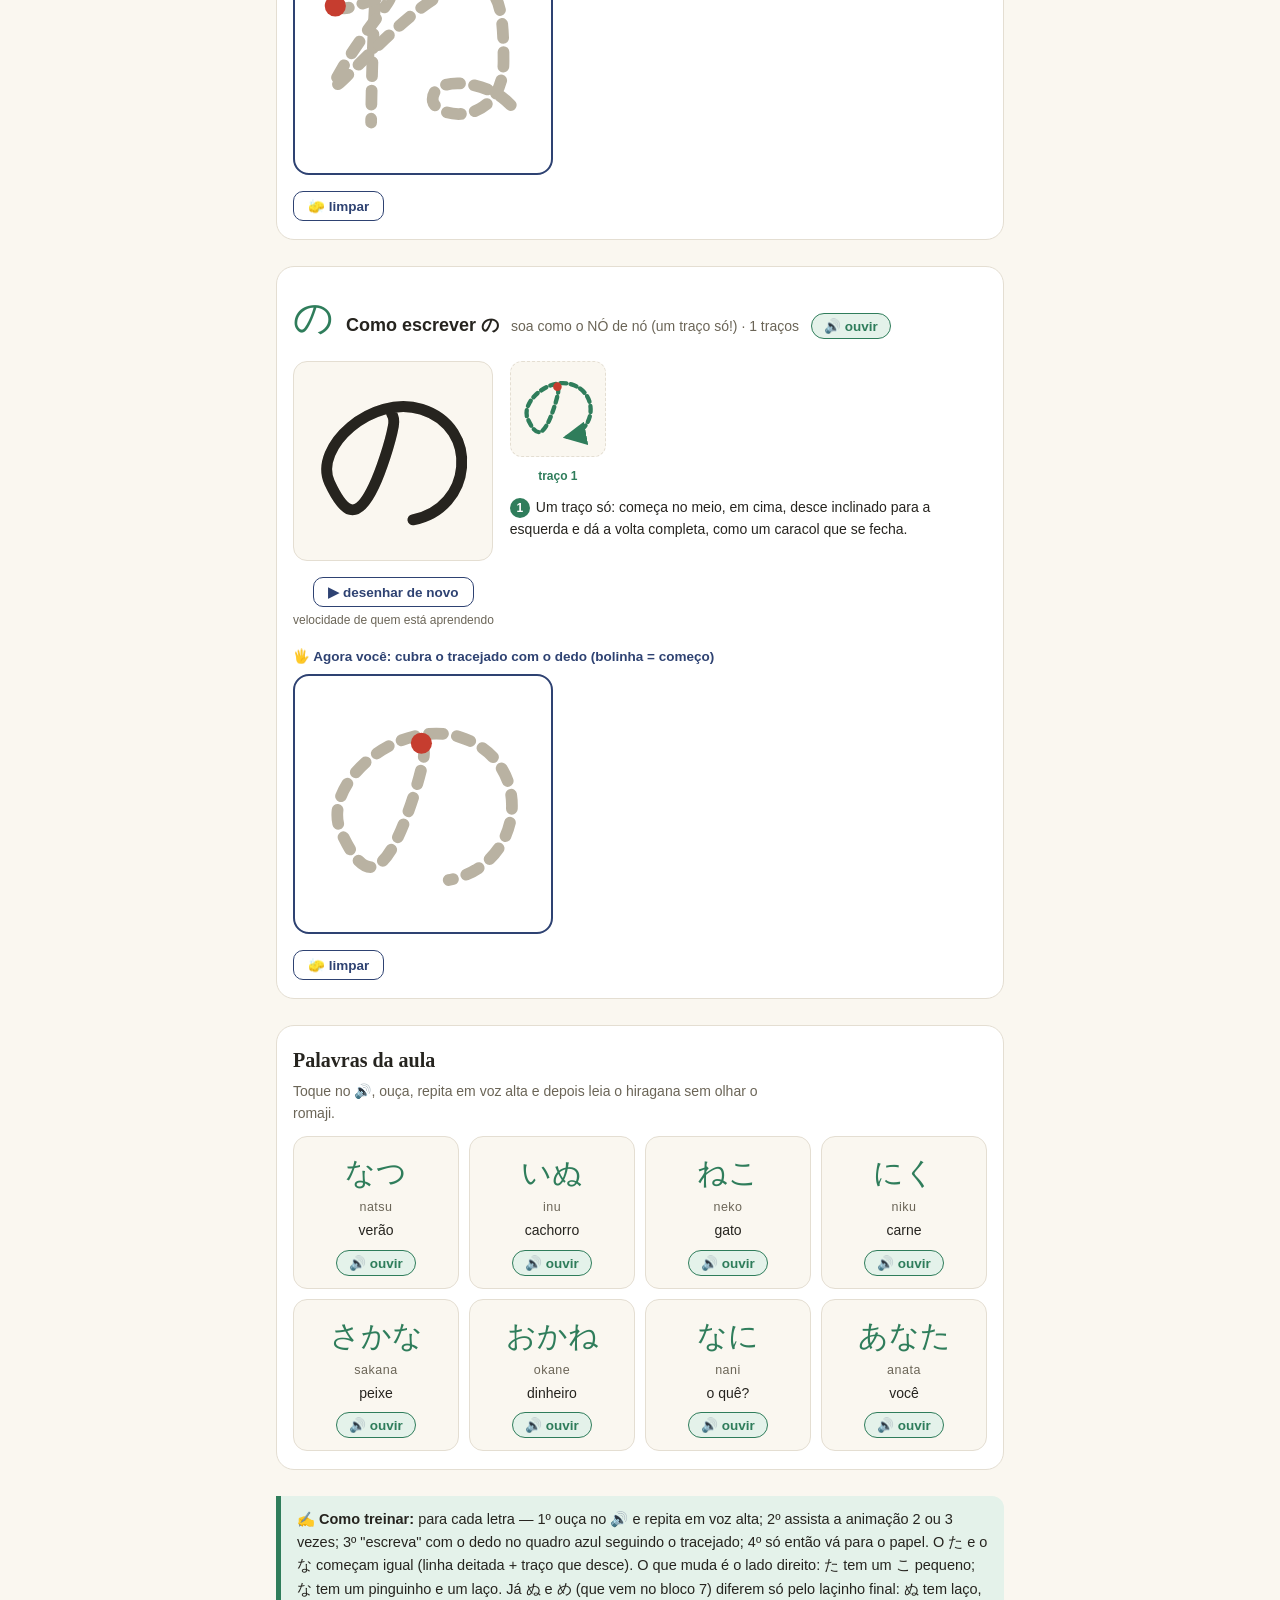
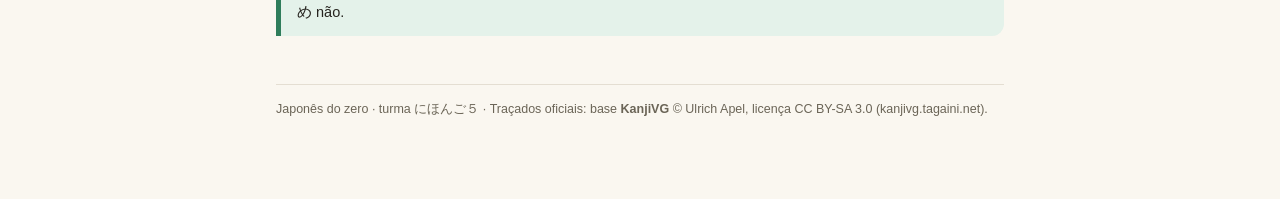
<file: site/aulas/hiragana-linha-na/index.html>
<!DOCTYPE html>
<html lang="pt-BR">
<head>
<meta charset="UTF-8">
<meta name="viewport" content="width=device-width, initial-scale=1.0">
<title>Bloco 5 · A linha な — na ni nu ne no</title>
<style>
  :root{
    --paper:#FAF7F0; --ink:#26241F; --soft:#6B6557; --indigo:#2E4272;
    --hira:#2F7D5B; --hira-bg:#E4F2EA; --hanko:#C63D2F; --line:#E4DED2;
  }
  *{box-sizing:border-box; margin:0; padding:0;}
  body{background:var(--paper); color:var(--ink);
    font-family:-apple-system,"Segoe UI",Roboto,"Noto Sans",sans-serif;
    line-height:1.6; font-size:16px;}
  .wrap{max-width:760px; margin:0 auto; padding:32px 16px 80px;}
  h1{font-family:Iowan Old Style,Georgia,serif; font-size:clamp(23px,5vw,30px); margin-bottom:8px;}
  p{margin-bottom:12px; max-width:64ch;}
  .stamp{display:inline-block; border:2px solid var(--hanko); color:var(--hanko);
    border-radius:8px; padding:2px 10px; font-size:13px; font-weight:600; margin-bottom:12px;}
  .jp{font-family:"Hiragino Sans","Yu Gothic","Noto Sans JP",sans-serif;}
  .regras{background:#fff; border:1px solid var(--line); border-radius:14px; padding:14px 16px; margin:14px 0; font-size:14.5px;}
  .regras b{color:var(--indigo);}

  .licao{background:#fff; border:1px solid var(--line); border-radius:18px; padding:18px 16px; margin:26px 0;}
  .licao-h{display:flex; align-items:baseline; gap:12px; margin-bottom:12px; flex-wrap:wrap;}
  .licao-h .g{font-size:40px; color:var(--hira);}
  .licao-h .nome{font-weight:700; font-size:18px;}
  .licao-h .som{color:var(--soft); font-size:14px;}

  .zona{display:flex; gap:16px; flex-wrap:wrap; align-items:flex-start;}
  .anim-box{text-align:center;}
  .anim-box svg{width:200px; height:200px; background:var(--paper); border:1.5px solid var(--line); border-radius:14px;}
  .btn{margin-top:8px; border:1.5px solid var(--indigo); color:var(--indigo); background:#fff;
    border-radius:10px; padding:6px 14px; font-size:13.5px; font-weight:600; cursor:pointer; font-family:inherit;}
  .btn:active{background:var(--indigo); color:#fff;}
  .cap{font-size:12px; color:var(--soft); margin-top:4px;}

  .passos{flex:1; min-width:250px;}
  .passos-row{display:flex; gap:8px; flex-wrap:wrap;}
  .passo{text-align:center;}
  .passo svg{width:96px; height:96px; background:var(--paper); border:1.5px dashed var(--line); border-radius:12px;}
  .passo .lbl{font-size:12px; font-weight:700; color:var(--hira); margin-top:2px;}
  .instr{margin-top:10px; font-size:14px;}
  .instr li{margin:6px 0 6px 20px;}
  .instr .n{display:inline-block; background:var(--hira); color:#fff; border-radius:50%;
    width:20px; height:20px; text-align:center; line-height:20px; font-size:12px; font-weight:700; margin-right:6px;}

  .pad-area{margin-top:16px;}
  .pad-t{font-size:13.5px; font-weight:700; color:var(--indigo); margin-bottom:6px;}
  .pad{position:relative; width:min(260px,80vw); height:min(260px,80vw); border:2px solid var(--indigo);
    border-radius:16px; background:#fff; touch-action:none; overflow:hidden;}
  .pad svg,.pad canvas{position:absolute; inset:0; width:100%; height:100%;}
  .pad-btns{margin-top:8px; display:flex; gap:8px;}
  .aviso{background:var(--hira-bg); border-left:5px solid var(--hira); border-radius:0 12px 12px 0;
    padding:12px 16px; margin:18px 0; font-size:14.5px;}
  .btn-som{border:1.5px solid var(--hira); color:var(--hira); background:var(--hira-bg);
    border-radius:999px; padding:4px 12px; font-size:13.5px; font-weight:700; cursor:pointer; font-family:inherit;}
  .btn-som:active{background:var(--hira); color:#fff;}
  .btn-som[disabled]{opacity:.45; cursor:not-allowed;}
  .som-aviso{background:#FFF4E5; border-left:5px solid #E0A030; border-radius:0 12px 12px 0;
    padding:10px 14px; margin:12px 0; font-size:13.5px; display:none;}
  .palavras{background:#fff; border:1px solid var(--line); border-radius:18px; padding:18px 16px; margin:26px 0;}
  .palavras h2{font-family:Iowan Old Style,Georgia,serif; font-size:20px; margin-bottom:4px;}
  .pal-grid{display:grid; grid-template-columns:repeat(auto-fill,minmax(150px,1fr)); gap:10px; margin-top:12px;}
  .pal{border:1.5px solid var(--line); border-radius:14px; padding:12px 10px; text-align:center; background:var(--paper);}
  .pal .jp{font-size:30px; color:var(--hira); display:block;}
  .pal .ro{font-size:12.5px; color:var(--soft); letter-spacing:.04em;}
  .pal .pt{font-size:14px; margin:2px 0 8px;}
  footer{margin-top:48px; font-size:12.5px; color:var(--soft); border-top:1px solid var(--line); padding-top:14px;}
</style>
</head>
<body>
<div class="wrap">
  <span class="stamp">Etapa 2 · Bloco 5 · Caderno de escrita</span>
  <h1 class="jp">Bloco 5 · A linha な — na ni nu ne no</h1>
  <p>Bloco 5 de 10 do hiragana. Ouça cada letra no 🔊, veja o traçado animado, depois cubra com o dedo e leia as palavras no fim.</p>
  <p>Igual caderno de alfabetização: a <b style="color:var(--hanko)">bolinha vermelha</b> é onde a caneta <b>encosta</b> no papel, a <b style="color:var(--hira)">linha verde tracejada</b> é o caminho que ela percorre, e a setinha mostra para onde ela vai. Um traço de cada vez.</p>

  <div class="regras">📏 <b>As 3 regrinhas de ouro da escrita japonesa:</b> ① traços de <b>cima para baixo</b> · ② traços da <b>esquerda para a direita</b> · ③ pinguinhos e bolinhas soltas ficam <b>por último</b>. Se bater dúvida, essas três regras acertam quase sempre.</div>

  <div id="som-aviso" class="som-aviso"></div>
  <div id="licoes"></div>
  <div id="palavras"></div>

  <div class="aviso">✍️ <b>Como treinar:</b> para cada letra — 1º ouça no 🔊 e repita em voz alta; 2º assista a animação 2 ou 3 vezes; 3º "escreva" com o dedo no quadro azul seguindo o tracejado; 4º só então vá para o papel. O た e o な começam igual (linha deitada + traço que desce). O que muda é o lado direito: た tem um こ pequeno; な tem um pinguinho e um laço. Já ぬ e め (que vem no bloco 7) diferem só pelo laçinho final: ぬ tem laço, め não.</div>

  <footer>Japonês do zero · turma にほんご５ · Traçados oficiais: base <b>KanjiVG</b> © Ulrich Apel, licença CC BY-SA 3.0 (kanjivg.tagaini.net).</footer>
</div>

<svg width="0" height="0" style="position:absolute">
  <defs>
    <marker id="arrw" viewBox="0 0 10 10" refX="8" refY="5" markerWidth="5.5" markerHeight="5.5" orient="auto-start-reverse">
      <path d="M0,0 L10,5 L0,10 z" fill="#2F7D5B"/>
    </marker>
  </defs>
</svg>

<script>
const DATA = {"な": ["M22.88,28.96c1.18,0.58,3.3,1.1,5.47,1.05c5.53-0.13,10.9-0.98,16.52-2.42c4.82-1.23,9.13-3.12,11.38-4.22", "M42.99,14c0.63,0.89,0.56,2.52,0.31,3.72c-2.96,14.16-7.95,26.56-14.25,37.87c-2.05,3.69-4.25,7.24-6.55,10.65", "M72.26,23.25c6.88,2.5,12.62,5.62,14.75,9.5c4.06,7.41-0.25,3.38-3.5,3.88", "M68.88,44.62c-1,1.88-2.14,5.24-1.88,8.25c0.62,7,1.5,13.12,1.5,20.62c0,20-27.88,19.75-27.88,9.38c0-5.62,8.25-8.25,13.88-8.25c8.75,0,21.5,3.25,29.75,11.5"], "に": ["M24.53,22.75c1.25,1.5,1.62,3.75,1.12,6.38c-3,15.88-9,32.5-7.38,47.62c2.02,18.84,4.5,5.75,8.5-3.5", "M53.2,30.64c0.96,0.79,2.44,1.58,5.1,1.35c6.98-0.61,15.01-3.3,22.04-3.36c13.19-0.11,1.5,3.75-8.39,7.35", "M52.53,68c1.76,12.92,11.92,16.01,24.23,14.93c5.08-0.45,8.9-0.8,14.27-2.06"], "ぬ": ["M25.38,28.5c2,1.38,2.97,3.23,3.38,5.88c1.87,12.18,4.12,23.92,8.54,34.67c1.79,4.36,3.96,8.33,6.84,12.46", "M57.12,19.25c0.88,2.12,1.06,3.79,0.62,5.88c-3.12,15-13.14,39.81-18.12,48.62c-11.87,21-20.62,1.25-20.62-4.5c0-22.63,43.75-44.25,62.36-29.59c7.66,6.03,9.8,14.58,9.14,23.34c-2,26.75-32.88,28.38-32.88,16.88c0-9.38,17.38-7.12,27.12-1.12c3.1,1.91,7.25,5.25,9.5,7.5"], "ね": ["M33.29,14.5c1.62,1.62,2.1,3.21,1.88,5.88c-1.03,11.93-2.06,31.66-2.53,53.12c-0.1,4.62-0.18,9.31-0.22,14", "M17.16,37.88c1.62,0.88,3.25,1.38,5.62,0.75c2.14-0.56,7.8-2.31,12.37-4.03c6.26-2.35,6.88-1.47,3.12,3.63c-5.56,7.53-13.02,17.38-18.48,26.77c-5.6,9.62-3.45,8.3,2,3c19.12-18.62,38.5-39.12,54.12-39.12c11.38,0,12.88,11.25,12.88,32.5c0,28.62-30.18,24.88-30.18,16.26c0-9.63,18.73-7.82,28.06-1.88c2.75,1.75,5.88,4.88,7.5,6.75"], "の": ["M53.82,28.62c1,1.5,1.34,4.12,0.88,6.62c-1.75,9.5-6.89,25-10.75,33.12c-9.63,20.26-16.55,14.74-24.38-1.98c-9.13-19.5,23.5-48.88,50.63-40.38c32.38,10.15,28,54.62-4.75,60.88"]};
const SOM = {"な": "soa como o NA de nada", "に": "soa como o NI de ninho", "ぬ": "soa como o NU de nuvem", "ね": "soa como o NÉ de neve", "の": "soa como o NÓ de nó (um traço só!)"};
const INSTR = {"な": ["Uma linha deitada, curtinha, no alto da esquerda.", "Desce cortando a linha, inclinando um pouco para a esquerda.", "Do lado direito, um tracinho curto caindo — parece um pinguinho alongado.", "Embaixo, começa com um tracinho, dá um laço pequeno e termina puxando para a direita."], "に": ["Desce reto e, no fim, vira de leve para a direita — como o primeiro traço do い.", "Do lado direito, uma linha deitada curtinha, em cima.", "Embaixo dela, outra linha deitada, um pouco mais comprida e levemente curva."], "ぬ": ["Uma linha inclinada que desce da esquerda para a direita.", "Começa no alto, desce para a esquerda, cruza o primeiro traço, dá a volta grande por baixo e termina com um laçinho na ponta direita."], "ね": ["Desce reto, uma linha vertical.", "Da esquerda, sobe cruzando a linha, dá uma volta apertada, desce e faz uma barriga grande para a direita — termina com um laçinho embaixo."], "の": ["Um traço só: começa no meio, em cima, desce inclinado para a esquerda e dá a volta completa, como um caracol que se fecha."]};
const PALAVRAS = [{"jp": "なつ", "romaji": "natsu", "pt": "verão"}, {"jp": "いぬ", "romaji": "inu", "pt": "cachorro"}, {"jp": "ねこ", "romaji": "neko", "pt": "gato"}, {"jp": "にく", "romaji": "niku", "pt": "carne"}, {"jp": "さかな", "romaji": "sakana", "pt": "peixe"}, {"jp": "おかね", "romaji": "okane", "pt": "dinheiro"}, {"jp": "なに", "romaji": "nani", "pt": "o quê?"}, {"jp": "あなた", "romaji": "anata", "pt": "você"}];
/* ---- áudio: pronúncia usando a voz de japonês do navegador ---- */
const ROMAJI = {"な": "na", "に": "ni", "ぬ": "nu", "ね": "ne", "の": "no", "なつ": "natsu", "いぬ": "inu", "ねこ": "neko", "にく": "niku", "さかな": "sakana", "おかね": "okane", "なに": "nani", "あなた": "anata"};
function vozJaponesa(){
  const vozes = speechSynthesis.getVoices();
  return vozes.find(v => v.lang && v.lang.toLowerCase().replace('_','-').startsWith('ja')) || null;
}
function falar(ch, btn){
  const status = (t, ms) => { if(!btn) return; const orig = '🔊 ouvir'; btn.textContent = t; if(ms) setTimeout(() => btn.textContent = orig, ms); };
  if(!('speechSynthesis' in window)){ status('🔇 sem suporte', 2500); mostrarAviso('Este navegador não tem síntese de voz. Abra o arquivo no Chrome ou Edge.'); return; }
  if(speechSynthesis.getVoices().length === 0){
    status('⏳ carregando…');
    speechSynthesis.onvoiceschanged = () => { speechSynthesis.onvoiceschanged = null; falar(ch, btn); };
    setTimeout(() => { if(btn.textContent.startsWith('⏳')) falar(ch, btn); }, 1500);
    return;
  }
  speechSynthesis.cancel();
  const v = vozJaponesa();
  const u = new SpeechSynthesisUtterance(v ? ch : (ROMAJI[ch] || ch));
  if(v){ u.voice = v; u.lang = v.lang; }
  else { u.lang = 'pt-BR'; mostrarAviso('Sem voz de japonês instalada: estou lendo a letra em romaji com a voz disponível. Para o som real, instale o japonês nas configurações de texto-para-fala do sistema.'); }
  u.rate = 0.75; u.pitch = 1;
  u.onstart = () => status('🔈 falando…');
  u.onend = () => status('🔊 ouvir');
  u.onerror = e => { status('🔇 erro', 2500); mostrarAviso('O navegador bloqueou o áudio ('+(e.error||'')+'). Se está vendo isto numa pré-visualização, baixe o arquivo e abra-o direto no Chrome/Edge.'); };
  speechSynthesis.speak(u);
}
function mostrarAviso(msg){ const av = document.getElementById('som-aviso'); if(!av) return; av.textContent = '🔇 ' + msg; av.style.display = 'block'; }
if('speechSynthesis' in window){ speechSynthesis.getVoices(); }
const NS = "http://www.w3.org/2000/svg";
const cont = document.getElementById('licoes');
const animadores = [];

function svgEl(tag, attrs){ const e = document.createElementNS(NS, tag); for(const k in attrs) e.setAttribute(k, attrs[k]); return e; }
function baseSvg(){ const s = svgEl('svg', {viewBox:"0 0 109 109"}); return s; }
function pathEl(d, opts){ return svgEl('path', Object.assign({d:d, fill:"none", "stroke-linecap":"round", "stroke-linejoin":"round"}, opts)); }

Object.keys(DATA).forEach(ch => {
  const strokes = DATA[ch];
  const sec = document.createElement('div'); sec.className = 'licao';
  sec.innerHTML = '<div class="licao-h"><span class="g jp">'+ch+'</span><span class="nome">Como escrever '+ch+'</span><span class="som">'+SOM[ch]+' · '+strokes.length+' traços</span></div>';
  const btnSom = document.createElement('button'); btnSom.className = 'btn-som'; btnSom.type = 'button';
  btnSom.textContent = '🔊 ouvir'; btnSom.title = 'Ouvir a pronúncia de '+ch;
  btnSom.addEventListener('click', () => falar(ch, btnSom));
  sec.querySelector('.licao-h').appendChild(btnSom);

  const zona = document.createElement('div'); zona.className = 'zona';

  /* ---- animação ---- */
  const animBox = document.createElement('div'); animBox.className = 'anim-box';
  const asvg = baseSvg();
  strokes.forEach(d => asvg.appendChild(pathEl(d, {stroke:"#E4DED2","stroke-width":6})));
  const animPaths = strokes.map(d => { const p = pathEl(d, {stroke:"#26241F","stroke-width":6}); asvg.appendChild(p); return p; });
  animBox.appendChild(asvg);
  const btn = document.createElement('button'); btn.className = 'btn'; btn.textContent = '▶ desenhar de novo';
  const cap = document.createElement('div'); cap.className = 'cap'; cap.textContent = 'velocidade de quem está aprendendo';
  animBox.appendChild(document.createElement('br')); animBox.appendChild(btn); animBox.appendChild(cap);

  function animar(){
    let delay = 300;
    animPaths.forEach(p => {
      const len = p.getTotalLength();
      p.style.transition = 'none';
      p.style.strokeDasharray = len; p.style.strokeDashoffset = len;
      p.getBoundingClientRect();
      const dur = Math.max(len*14, 500);
      setTimeout(() => { p.style.transition = 'stroke-dashoffset '+dur+'ms linear'; p.style.strokeDashoffset = 0; }, delay);
      delay += dur + 350;
    });
  }
  btn.addEventListener('click', animar);
  animadores.push(animar);

  /* ---- passos ---- */
  const passos = document.createElement('div'); passos.className = 'passos';
  const row = document.createElement('div'); row.className = 'passos-row';
  strokes.forEach((d, k) => {
    const box = document.createElement('div'); box.className = 'passo';
    const s = baseSvg();
    strokes.forEach((d2, j) => {
      if (j < k) s.appendChild(pathEl(d2, {stroke:"#26241F","stroke-width":6}));
      else if (j > k) s.appendChild(pathEl(d2, {stroke:"#26241F","stroke-width":6, opacity:0.08}));
    });
    const guia = pathEl(d, {stroke:"#2F7D5B","stroke-width":5,"stroke-dasharray":"7 5","marker-end":"url(#arrw)"});
    s.appendChild(guia);
    box.appendChild(s);
    const lbl = document.createElement('div'); lbl.className = 'lbl'; lbl.textContent = 'traço '+(k+1);
    box.appendChild(lbl);
    row.appendChild(box);
    requestAnimationFrame(() => {
      const p0 = guia.getPointAtLength(0);
      s.appendChild(svgEl('circle', {cx:p0.x, cy:p0.y, r:5, fill:"#C63D2F"}));
    });
  });
  passos.appendChild(row);
  const ol = document.createElement('div'); ol.className = 'instr';
  ol.innerHTML = INSTR[ch].map((t,i) => '<div style="margin:6px 0"><span class="n">'+(i+1)+'</span>'+t+'</div>').join('');
  passos.appendChild(ol);

  zona.appendChild(animBox); zona.appendChild(passos);
  sec.appendChild(zona);

  /* ---- quadro do dedo ---- */
  const padArea = document.createElement('div'); padArea.className = 'pad-area';
  padArea.innerHTML = '<div class="pad-t">🖐️ Agora você: cubra o tracejado com o dedo (bolinha = começo)</div>';
  const pad = document.createElement('div'); pad.className = 'pad';
  const gsvg = baseSvg();
  strokes.forEach(d => {
    const g = pathEl(d, {stroke:"#B9B2A2","stroke-width":5,"stroke-dasharray":"6 6"});
    gsvg.appendChild(g);
    requestAnimationFrame(() => {
      const p0 = g.getPointAtLength(0);
      gsvg.appendChild(svgEl('circle', {cx:p0.x, cy:p0.y, r:4.5, fill:"#C63D2F"}));
    });
  });
  const cv = document.createElement('canvas');
  pad.appendChild(gsvg); pad.appendChild(cv);
  padArea.appendChild(pad);
  const btns = document.createElement('div'); btns.className = 'pad-btns';
  const limpar = document.createElement('button'); limpar.className = 'btn'; limpar.textContent = '🧽 limpar';
  btns.appendChild(limpar); padArea.appendChild(btns);
  sec.appendChild(padArea);
  cont.appendChild(sec);

  function setupCanvas(){
    const r = pad.getBoundingClientRect(); const dpr = window.devicePixelRatio || 1;
    cv.width = r.width*dpr; cv.height = r.height*dpr;
    const ctx = cv.getContext('2d'); ctx.scale(dpr, dpr);
    ctx.lineCap = 'round'; ctx.lineJoin = 'round'; ctx.lineWidth = 10; ctx.strokeStyle = 'rgba(47,125,91,.85)';
    return ctx;
  }
  let ctx = null, desenhando = false;
  requestAnimationFrame(() => { ctx = setupCanvas(); });
  function pos(ev){ const r = cv.getBoundingClientRect(); return [ev.clientX-r.left, ev.clientY-r.top]; }
  pad.addEventListener('pointerdown', ev => { if(!ctx) ctx = setupCanvas(); desenhando = true; const [x,y] = pos(ev); ctx.beginPath(); ctx.moveTo(x,y); ev.preventDefault(); });
  pad.addEventListener('pointermove', ev => { if(!desenhando) return; const [x,y] = pos(ev); ctx.lineTo(x,y); ctx.stroke(); ev.preventDefault(); });
  window.addEventListener('pointerup', () => desenhando = false);
  limpar.addEventListener('click', () => { const r = pad.getBoundingClientRect(); ctx.clearRect(0,0,r.width,r.height); });
});


/* ---- palavras da aula: cada uma com botão de pronúncia ---- */
(function(){
  if(!PALAVRAS || !PALAVRAS.length) return;
  const box = document.getElementById('palavras'); box.className = 'palavras';
  box.innerHTML = '<h2>Palavras da aula</h2><p style="font-size:14px;color:var(--soft)">Toque no 🔊, ouça, repita em voz alta e depois leia o hiragana sem olhar o romaji.</p><div class="pal-grid"></div>';
  const grid = box.querySelector('.pal-grid');
  PALAVRAS.forEach(P => {
    const card = document.createElement('div'); card.className = 'pal';
    card.innerHTML = '<span class="jp">'+P.jp+'</span><div class="ro">'+(P.romaji||'')+'</div><div class="pt">'+(P.pt||'')+'</div>';
    const b = document.createElement('button'); b.className = 'btn-som'; b.type = 'button'; b.textContent = '🔊 ouvir';
    b.addEventListener('click', () => falar(P.jp, b));
    card.appendChild(b); grid.appendChild(card);
  });
})();

window.addEventListener('load', () => { animadores.forEach((a,i) => setTimeout(a, i*400)); });
</script>
</body>
</html>
</file>
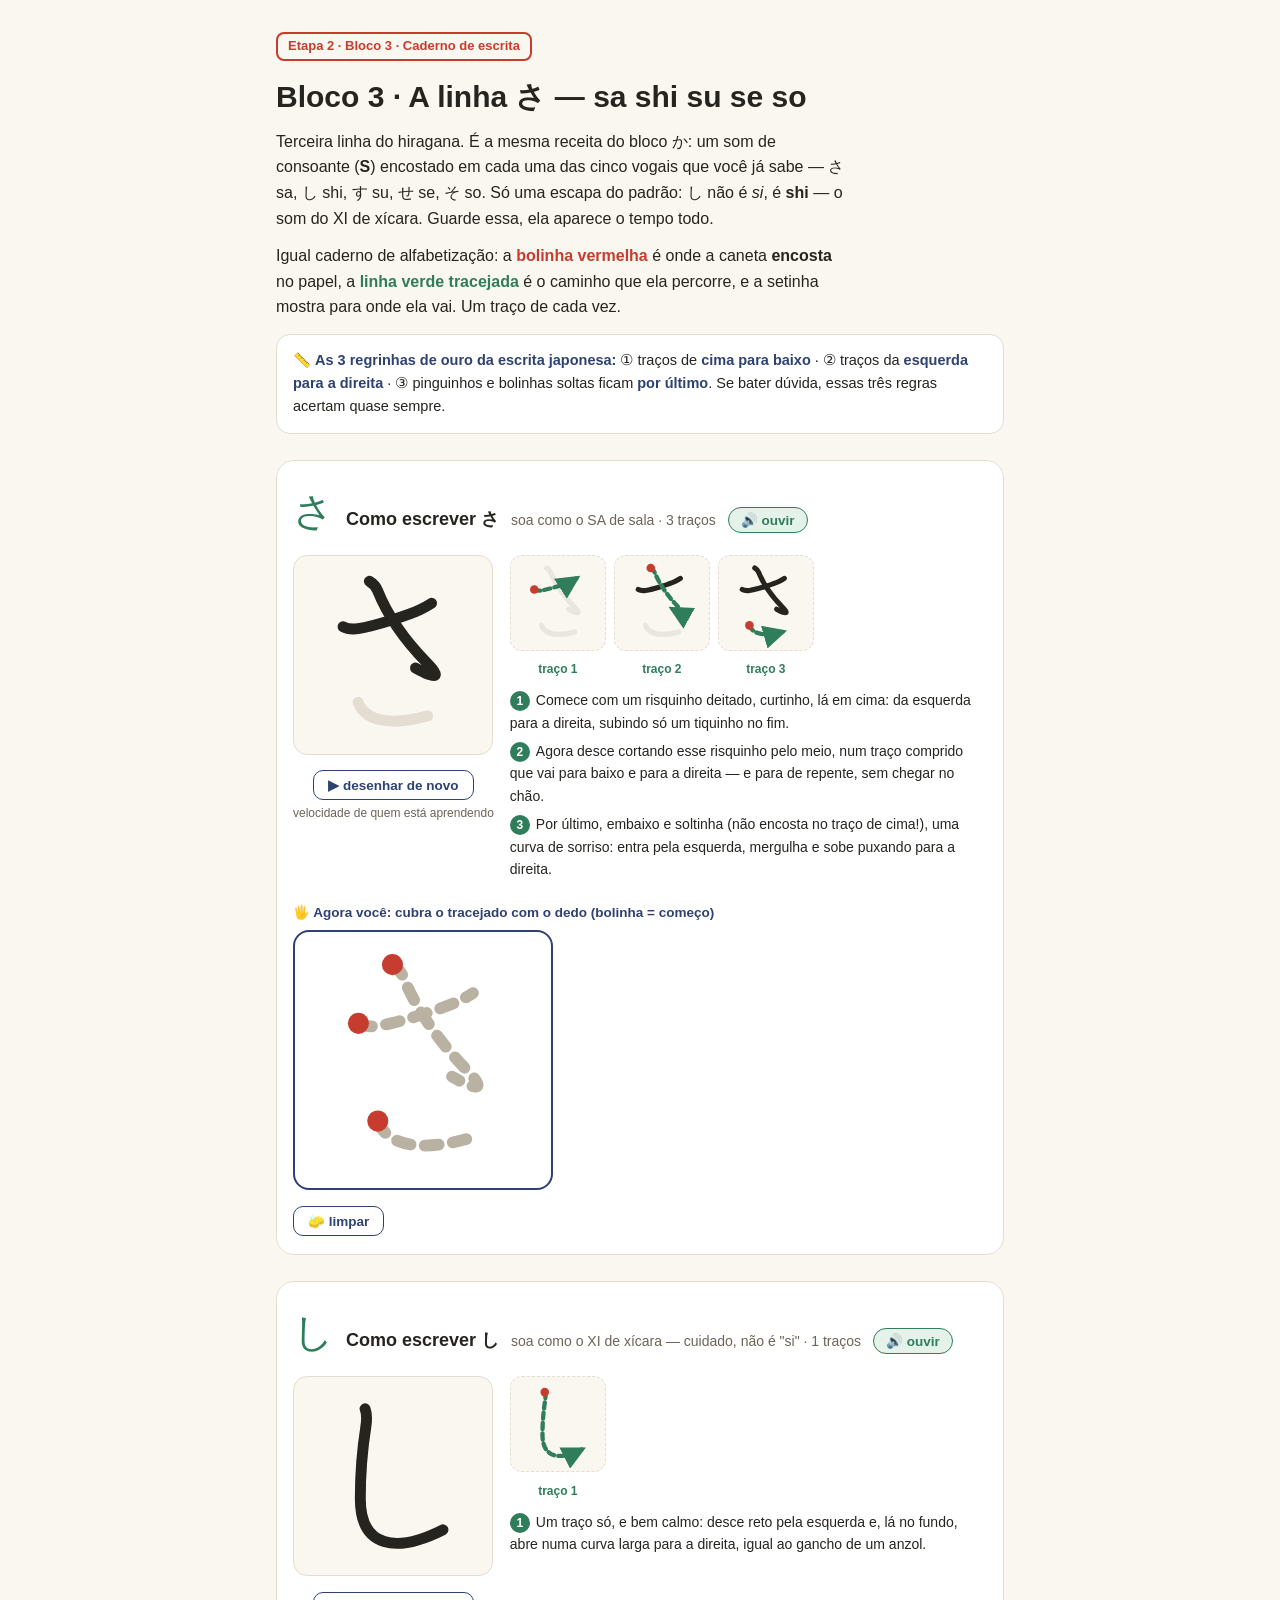
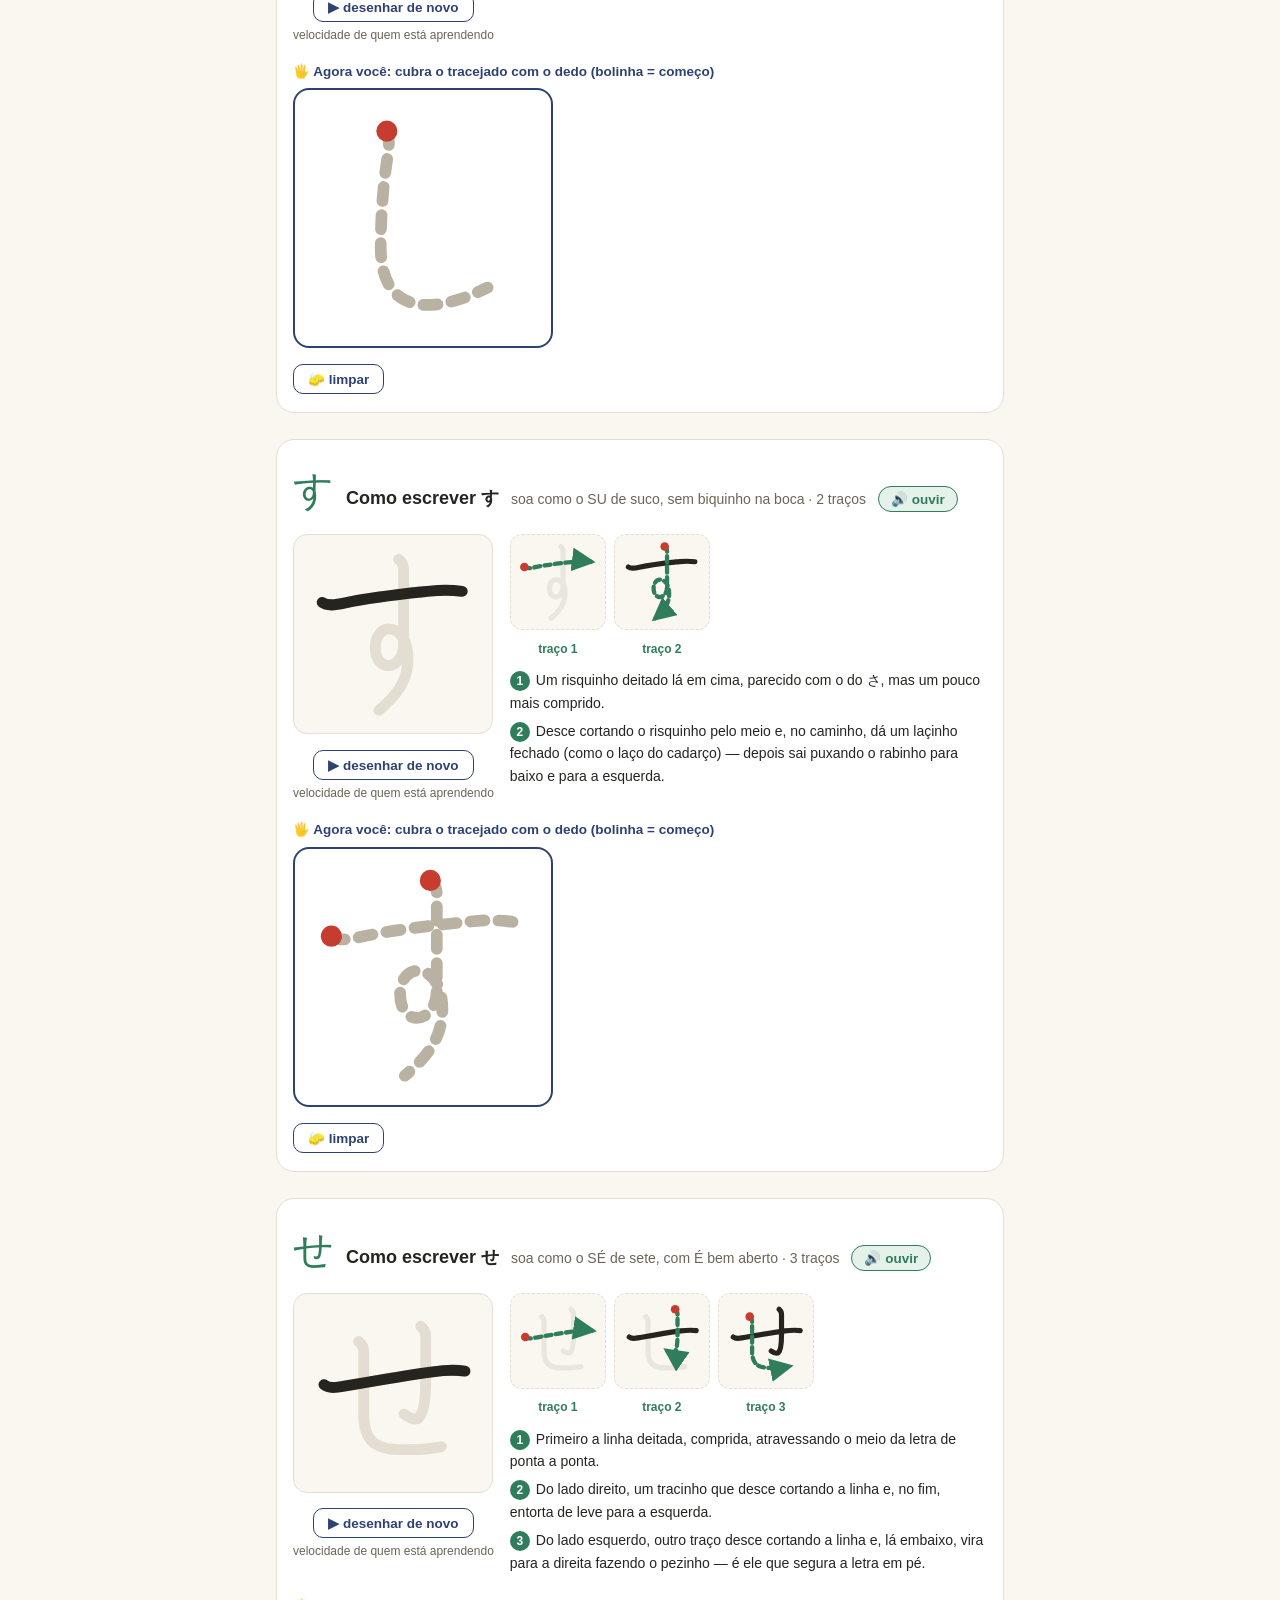
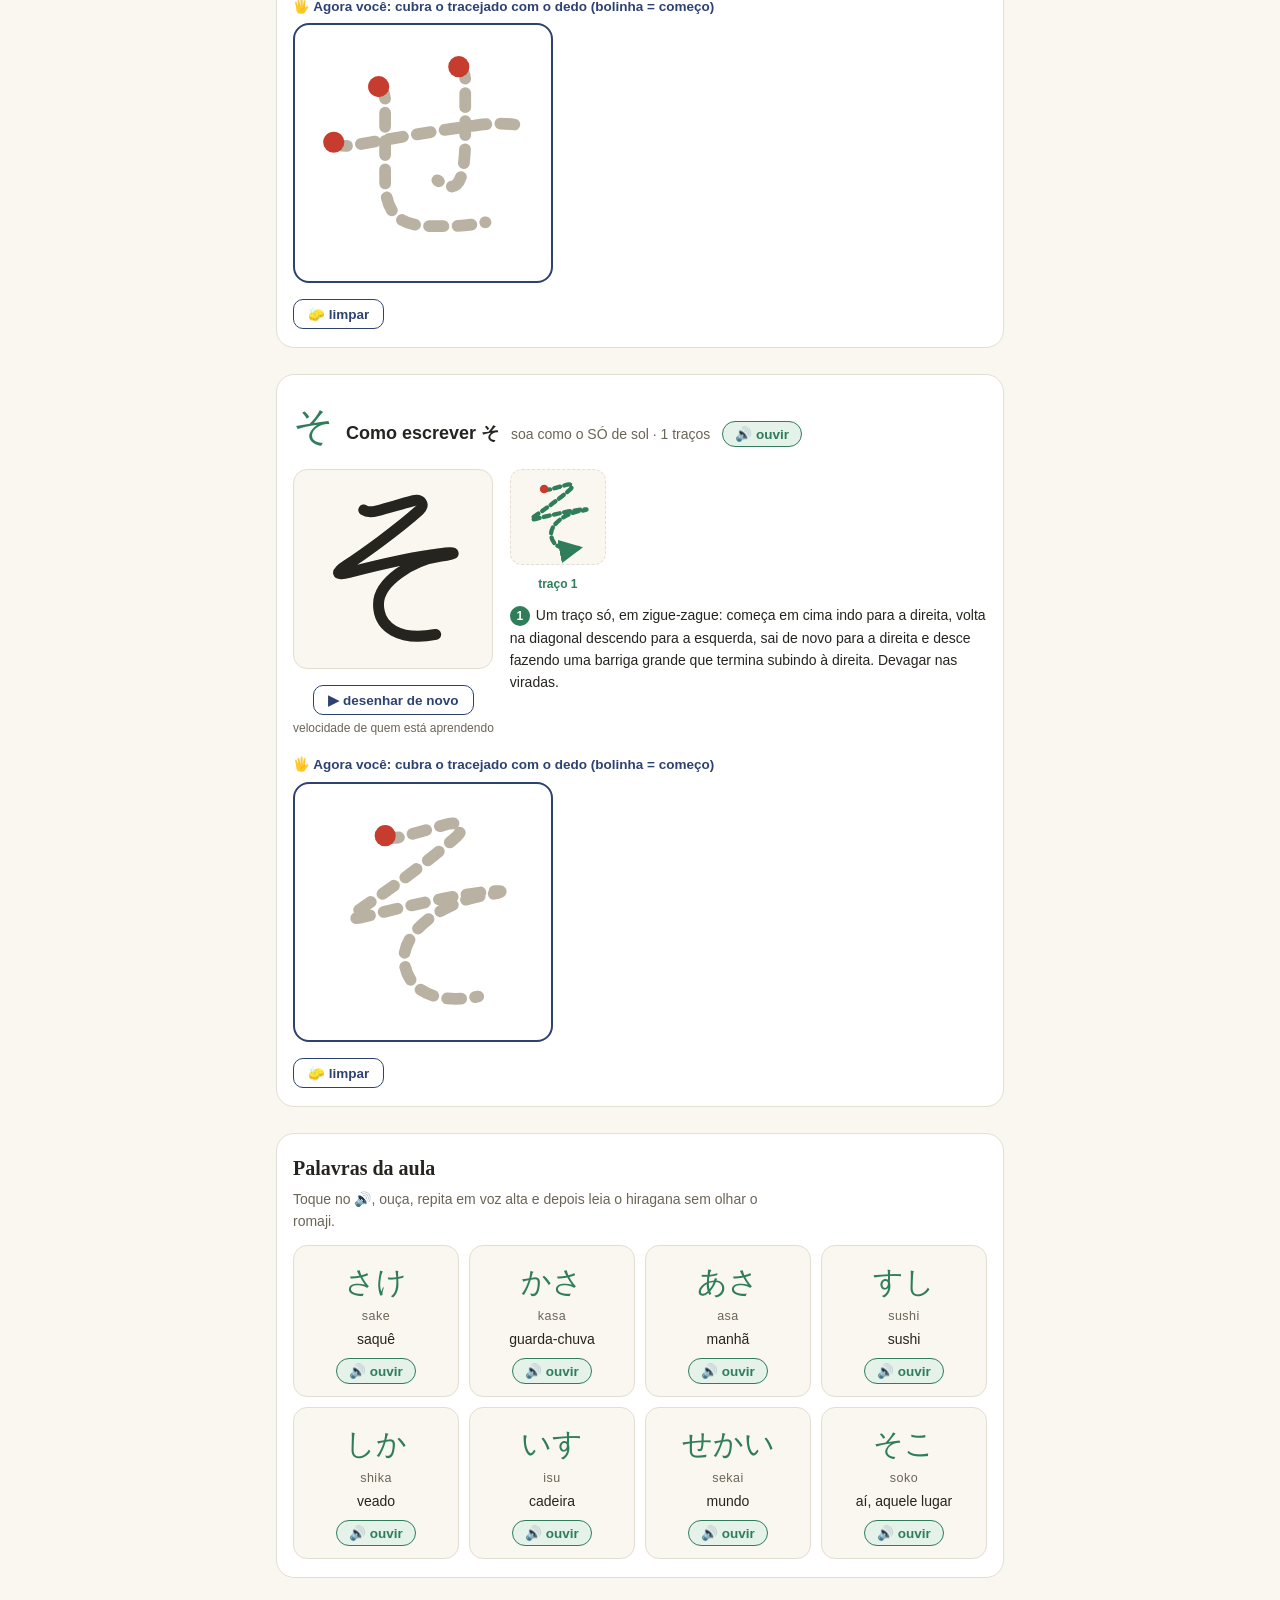
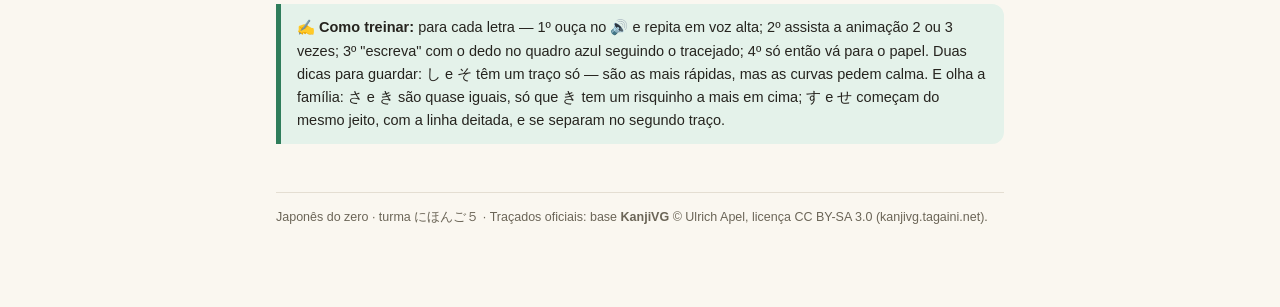
<file: site/aulas/hiragana-linha-sa/index.html>
<!DOCTYPE html>
<html lang="pt-BR">
<head>
<meta charset="UTF-8">
<meta name="viewport" content="width=device-width, initial-scale=1.0">
<title>Bloco 3 · A linha さ — sa shi su se so</title>
<style>
  :root{
    --paper:#FAF7F0; --ink:#26241F; --soft:#6B6557; --indigo:#2E4272;
    --hira:#2F7D5B; --hira-bg:#E4F2EA; --hanko:#C63D2F; --line:#E4DED2;
  }
  *{box-sizing:border-box; margin:0; padding:0;}
  body{background:var(--paper); color:var(--ink);
    font-family:-apple-system,"Segoe UI",Roboto,"Noto Sans",sans-serif;
    line-height:1.6; font-size:16px;}
  .wrap{max-width:760px; margin:0 auto; padding:32px 16px 80px;}
  h1{font-family:Iowan Old Style,Georgia,serif; font-size:clamp(23px,5vw,30px); margin-bottom:8px;}
  p{margin-bottom:12px; max-width:64ch;}
  .stamp{display:inline-block; border:2px solid var(--hanko); color:var(--hanko);
    border-radius:8px; padding:2px 10px; font-size:13px; font-weight:600; margin-bottom:12px;}
  .jp{font-family:"Hiragino Sans","Yu Gothic","Noto Sans JP",sans-serif;}
  .regras{background:#fff; border:1px solid var(--line); border-radius:14px; padding:14px 16px; margin:14px 0; font-size:14.5px;}
  .regras b{color:var(--indigo);}

  .licao{background:#fff; border:1px solid var(--line); border-radius:18px; padding:18px 16px; margin:26px 0;}
  .licao-h{display:flex; align-items:baseline; gap:12px; margin-bottom:12px; flex-wrap:wrap;}
  .licao-h .g{font-size:40px; color:var(--hira);}
  .licao-h .nome{font-weight:700; font-size:18px;}
  .licao-h .som{color:var(--soft); font-size:14px;}

  .zona{display:flex; gap:16px; flex-wrap:wrap; align-items:flex-start;}
  .anim-box{text-align:center;}
  .anim-box svg{width:200px; height:200px; background:var(--paper); border:1.5px solid var(--line); border-radius:14px;}
  .btn{margin-top:8px; border:1.5px solid var(--indigo); color:var(--indigo); background:#fff;
    border-radius:10px; padding:6px 14px; font-size:13.5px; font-weight:600; cursor:pointer; font-family:inherit;}
  .btn:active{background:var(--indigo); color:#fff;}
  .cap{font-size:12px; color:var(--soft); margin-top:4px;}

  .passos{flex:1; min-width:250px;}
  .passos-row{display:flex; gap:8px; flex-wrap:wrap;}
  .passo{text-align:center;}
  .passo svg{width:96px; height:96px; background:var(--paper); border:1.5px dashed var(--line); border-radius:12px;}
  .passo .lbl{font-size:12px; font-weight:700; color:var(--hira); margin-top:2px;}
  .instr{margin-top:10px; font-size:14px;}
  .instr li{margin:6px 0 6px 20px;}
  .instr .n{display:inline-block; background:var(--hira); color:#fff; border-radius:50%;
    width:20px; height:20px; text-align:center; line-height:20px; font-size:12px; font-weight:700; margin-right:6px;}

  .pad-area{margin-top:16px;}
  .pad-t{font-size:13.5px; font-weight:700; color:var(--indigo); margin-bottom:6px;}
  .pad{position:relative; width:min(260px,80vw); height:min(260px,80vw); border:2px solid var(--indigo);
    border-radius:16px; background:#fff; touch-action:none; overflow:hidden;}
  .pad svg,.pad canvas{position:absolute; inset:0; width:100%; height:100%;}
  .pad-btns{margin-top:8px; display:flex; gap:8px;}
  .aviso{background:var(--hira-bg); border-left:5px solid var(--hira); border-radius:0 12px 12px 0;
    padding:12px 16px; margin:18px 0; font-size:14.5px;}
  .btn-som{border:1.5px solid var(--hira); color:var(--hira); background:var(--hira-bg);
    border-radius:999px; padding:4px 12px; font-size:13.5px; font-weight:700; cursor:pointer; font-family:inherit;}
  .btn-som:active{background:var(--hira); color:#fff;}
  .btn-som[disabled]{opacity:.45; cursor:not-allowed;}
  .som-aviso{background:#FFF4E5; border-left:5px solid #E0A030; border-radius:0 12px 12px 0;
    padding:10px 14px; margin:12px 0; font-size:13.5px; display:none;}
  .palavras{background:#fff; border:1px solid var(--line); border-radius:18px; padding:18px 16px; margin:26px 0;}
  .palavras h2{font-family:Iowan Old Style,Georgia,serif; font-size:20px; margin-bottom:4px;}
  .pal-grid{display:grid; grid-template-columns:repeat(auto-fill,minmax(150px,1fr)); gap:10px; margin-top:12px;}
  .pal{border:1.5px solid var(--line); border-radius:14px; padding:12px 10px; text-align:center; background:var(--paper);}
  .pal .jp{font-size:30px; color:var(--hira); display:block;}
  .pal .ro{font-size:12.5px; color:var(--soft); letter-spacing:.04em;}
  .pal .pt{font-size:14px; margin:2px 0 8px;}
  footer{margin-top:48px; font-size:12.5px; color:var(--soft); border-top:1px solid var(--line); padding-top:14px;}
</style>
</head>
<body>
<div class="wrap">
  <span class="stamp">Etapa 2 · Bloco 3 · Caderno de escrita</span>
  <h1 class="jp">Bloco 3 · A linha さ — sa shi su se so</h1>
  <p>Terceira linha do hiragana. É a mesma receita do bloco か: um som de consoante (<b>S</b>) encostado em cada uma das cinco vogais que você já sabe — <span class="jp">さ</span> sa, <span class="jp">し</span> shi, <span class="jp">す</span> su, <span class="jp">せ</span> se, <span class="jp">そ</span> so. Só uma escapa do padrão: <span class="jp">し</span> não é <i>si</i>, é <b>shi</b> — o som do XI de xícara. Guarde essa, ela aparece o tempo todo.</p>
  <p>Igual caderno de alfabetização: a <b style="color:var(--hanko)">bolinha vermelha</b> é onde a caneta <b>encosta</b> no papel, a <b style="color:var(--hira)">linha verde tracejada</b> é o caminho que ela percorre, e a setinha mostra para onde ela vai. Um traço de cada vez.</p>

  <div class="regras">📏 <b>As 3 regrinhas de ouro da escrita japonesa:</b> ① traços de <b>cima para baixo</b> · ② traços da <b>esquerda para a direita</b> · ③ pinguinhos e bolinhas soltas ficam <b>por último</b>. Se bater dúvida, essas três regras acertam quase sempre.</div>

  <div id="som-aviso" class="som-aviso"></div>
  <div id="licoes"></div>
  <div id="palavras"></div>

  <div class="aviso">✍️ <b>Como treinar:</b> para cada letra — 1º ouça no 🔊 e repita em voz alta; 2º assista a animação 2 ou 3 vezes; 3º "escreva" com o dedo no quadro azul seguindo o tracejado; 4º só então vá para o papel. Duas dicas para guardar: し e そ têm um traço só — são as mais rápidas, mas as curvas pedem calma. E olha a família: さ e き são quase iguais, só que き tem um risquinho a mais em cima; す e せ começam do mesmo jeito, com a linha deitada, e se separam no segundo traço.</div>

  <footer>Japonês do zero · turma にほんご５ · Traçados oficiais: base <b>KanjiVG</b> © Ulrich Apel, licença CC BY-SA 3.0 (kanjivg.tagaini.net).</footer>
</div>

<svg width="0" height="0" style="position:absolute">
  <defs>
    <marker id="arrw" viewBox="0 0 10 10" refX="8" refY="5" markerWidth="5.5" markerHeight="5.5" orient="auto-start-reverse">
      <path d="M0,0 L10,5 L0,10 z" fill="#2F7D5B"/>
    </marker>
  </defs>
</svg>

<script>
const DATA = {"さ": ["M27,38.9c2.42,1.33,5.38,1.47,8.32,1.06c8.79-1.24,28.67-7.76,34.15-10.43c2.79-1.36,3.78-1.91,6.28-3.53", "M41.5,13.88c1.5,0.88,3.63,2.94,4.5,5.12c5.5,13.75,15.25,27.62,26.87,39.5c7.98,8.15,6.38,10-6,3.12", "M35.25,80.5c4.5,11.75,20.88,12.5,38.38,7.5"], "し": ["M39.12,17.5c1.25,3.12,0.93,6.74,0.38,10.25c-2.12,13.5-3,26.5-3,39.12c0,27.38,19.88,30.12,45.5,17.25"], "す": ["M15.5,37.12c2.88,2.12,6.94,1.51,12.75,0.25c16.12-3.5,36.14-5.38,46.62-6.5c7-0.75,11.88-0.62,17.75,0.12", "M57.62,13.38c2,1.5,2.75,3.25,2.75,5.88c0,10.38,0,35.12,0,40.75c0,14.62-15.62,16.38-15.62,1.75c0-14.25,18-14.12,18,6.38c0,13.25-7.75,21.5-16,28.38"], "せ": ["M16.5,49.93c2.88,2.42,6.86,1.57,12.75,0.53c19-3.34,33-5.72,47.12-7.64c6.99-0.95,11.88-1.21,17.75-0.36", "M69.74,17.75c2,1.5,2.75,3.25,2.75,5.88c0,10.38,0,17.88,0,23.5c0,25.62-5.75,23.25-11.88,19", "M35.62,26.25c2,1.5,2.75,3.25,2.75,5.88c0,10.38,0,28.38,0,34c0,14.5,6.38,19.55,20.14,19.55c10.24,0,13.74,0.07,22.61-1.68"], "そ": ["M38.4,22c1.88,1.25,4.98,1.05,7.5,0.38c6.5-1.75,13.25-3.75,19.38-5.38c4.63-1.23,7.18,2.06,3.62,5.25c-12.12,10.87-31.14,24.4-40,30.25c-6.25,4.12-5.88,5.75,1.38,3.88c17.08-4.42,35.96-8.68,50.12-10.38c9.38-1.12,9.62,0.12,0.5,1.38c-15.82,2.17-34.38,14.25-34.38,26.5c0,12.88,11.62,20.38,31.5,16.62"]};
const SOM = {"さ": "soa como o SA de sala", "し": "soa como o XI de xícara — cuidado, não é \"si\"", "す": "soa como o SU de suco, sem biquinho na boca", "せ": "soa como o SÉ de sete, com É bem aberto", "そ": "soa como o SÓ de sol"};
const INSTR = {"さ": ["Comece com um risquinho deitado, curtinho, lá em cima: da esquerda para a direita, subindo só um tiquinho no fim.", "Agora desce cortando esse risquinho pelo meio, num traço comprido que vai para baixo e para a direita — e para de repente, sem chegar no chão.", "Por último, embaixo e soltinha (não encosta no traço de cima!), uma curva de sorriso: entra pela esquerda, mergulha e sobe puxando para a direita."], "し": ["Um traço só, e bem calmo: desce reto pela esquerda e, lá no fundo, abre numa curva larga para a direita, igual ao gancho de um anzol."], "す": ["Um risquinho deitado lá em cima, parecido com o do さ, mas um pouco mais comprido.", "Desce cortando o risquinho pelo meio e, no caminho, dá um laçinho fechado (como o laço do cadarço) — depois sai puxando o rabinho para baixo e para a esquerda."], "せ": ["Primeiro a linha deitada, comprida, atravessando o meio da letra de ponta a ponta.", "Do lado direito, um tracinho que desce cortando a linha e, no fim, entorta de leve para a esquerda.", "Do lado esquerdo, outro traço desce cortando a linha e, lá embaixo, vira para a direita fazendo o pezinho — é ele que segura a letra em pé."], "そ": ["Um traço só, em zigue-zague: começa em cima indo para a direita, volta na diagonal descendo para a esquerda, sai de novo para a direita e desce fazendo uma barriga grande que termina subindo à direita. Devagar nas viradas."]};
const PALAVRAS = [{"jp": "さけ", "romaji": "sake", "pt": "saquê"}, {"jp": "かさ", "romaji": "kasa", "pt": "guarda-chuva"}, {"jp": "あさ", "romaji": "asa", "pt": "manhã"}, {"jp": "すし", "romaji": "sushi", "pt": "sushi"}, {"jp": "しか", "romaji": "shika", "pt": "veado"}, {"jp": "いす", "romaji": "isu", "pt": "cadeira"}, {"jp": "せかい", "romaji": "sekai", "pt": "mundo"}, {"jp": "そこ", "romaji": "soko", "pt": "aí, aquele lugar"}];
/* ---- áudio: pronúncia usando a voz de japonês do navegador ---- */
const ROMAJI = {"さ": "sa", "し": "shi", "す": "su", "せ": "se", "そ": "so", "さけ": "sake", "かさ": "kasa", "あさ": "asa", "すし": "sushi", "しか": "shika", "いす": "isu", "せかい": "sekai", "そこ": "soko"};
function vozJaponesa(){
  const vozes = speechSynthesis.getVoices();
  return vozes.find(v => v.lang && v.lang.toLowerCase().replace('_','-').startsWith('ja')) || null;
}
function falar(ch, btn){
  const status = (t, ms) => { if(!btn) return; const orig = '🔊 ouvir'; btn.textContent = t; if(ms) setTimeout(() => btn.textContent = orig, ms); };
  if(!('speechSynthesis' in window)){ status('🔇 sem suporte', 2500); mostrarAviso('Este navegador não tem síntese de voz. Abra o arquivo no Chrome ou Edge.'); return; }
  if(speechSynthesis.getVoices().length === 0){
    status('⏳ carregando…');
    speechSynthesis.onvoiceschanged = () => { speechSynthesis.onvoiceschanged = null; falar(ch, btn); };
    setTimeout(() => { if(btn.textContent.startsWith('⏳')) falar(ch, btn); }, 1500);
    return;
  }
  speechSynthesis.cancel();
  const v = vozJaponesa();
  const u = new SpeechSynthesisUtterance(v ? ch : (ROMAJI[ch] || ch));
  if(v){ u.voice = v; u.lang = v.lang; }
  else { u.lang = 'pt-BR'; mostrarAviso('Sem voz de japonês instalada: estou lendo a letra em romaji com a voz disponível. Para o som real, instale o japonês nas configurações de texto-para-fala do sistema.'); }
  u.rate = 0.75; u.pitch = 1;
  u.onstart = () => status('🔈 falando…');
  u.onend = () => status('🔊 ouvir');
  u.onerror = e => { status('🔇 erro', 2500); mostrarAviso('O navegador bloqueou o áudio ('+(e.error||'')+'). Se está vendo isto numa pré-visualização, baixe o arquivo e abra-o direto no Chrome/Edge.'); };
  speechSynthesis.speak(u);
}
function mostrarAviso(msg){ const av = document.getElementById('som-aviso'); if(!av) return; av.textContent = '🔇 ' + msg; av.style.display = 'block'; }
if('speechSynthesis' in window){ speechSynthesis.getVoices(); }
const NS = "http://www.w3.org/2000/svg";
const cont = document.getElementById('licoes');
const animadores = [];

function svgEl(tag, attrs){ const e = document.createElementNS(NS, tag); for(const k in attrs) e.setAttribute(k, attrs[k]); return e; }
function baseSvg(){ const s = svgEl('svg', {viewBox:"0 0 109 109"}); return s; }
function pathEl(d, opts){ return svgEl('path', Object.assign({d:d, fill:"none", "stroke-linecap":"round", "stroke-linejoin":"round"}, opts)); }

Object.keys(DATA).forEach(ch => {
  const strokes = DATA[ch];
  const sec = document.createElement('div'); sec.className = 'licao';
  sec.innerHTML = '<div class="licao-h"><span class="g jp">'+ch+'</span><span class="nome">Como escrever '+ch+'</span><span class="som">'+SOM[ch]+' · '+strokes.length+' traços</span></div>';
  const btnSom = document.createElement('button'); btnSom.className = 'btn-som'; btnSom.type = 'button';
  btnSom.textContent = '🔊 ouvir'; btnSom.title = 'Ouvir a pronúncia de '+ch;
  btnSom.addEventListener('click', () => falar(ch, btnSom));
  sec.querySelector('.licao-h').appendChild(btnSom);

  const zona = document.createElement('div'); zona.className = 'zona';

  /* ---- animação ---- */
  const animBox = document.createElement('div'); animBox.className = 'anim-box';
  const asvg = baseSvg();
  strokes.forEach(d => asvg.appendChild(pathEl(d, {stroke:"#E4DED2","stroke-width":6})));
  const animPaths = strokes.map(d => { const p = pathEl(d, {stroke:"#26241F","stroke-width":6}); asvg.appendChild(p); return p; });
  animBox.appendChild(asvg);
  const btn = document.createElement('button'); btn.className = 'btn'; btn.textContent = '▶ desenhar de novo';
  const cap = document.createElement('div'); cap.className = 'cap'; cap.textContent = 'velocidade de quem está aprendendo';
  animBox.appendChild(document.createElement('br')); animBox.appendChild(btn); animBox.appendChild(cap);

  function animar(){
    let delay = 300;
    animPaths.forEach(p => {
      const len = p.getTotalLength();
      p.style.transition = 'none';
      p.style.strokeDasharray = len; p.style.strokeDashoffset = len;
      p.getBoundingClientRect();
      const dur = Math.max(len*14, 500);
      setTimeout(() => { p.style.transition = 'stroke-dashoffset '+dur+'ms linear'; p.style.strokeDashoffset = 0; }, delay);
      delay += dur + 350;
    });
  }
  btn.addEventListener('click', animar);
  animadores.push(animar);

  /* ---- passos ---- */
  const passos = document.createElement('div'); passos.className = 'passos';
  const row = document.createElement('div'); row.className = 'passos-row';
  strokes.forEach((d, k) => {
    const box = document.createElement('div'); box.className = 'passo';
    const s = baseSvg();
    strokes.forEach((d2, j) => {
      if (j < k) s.appendChild(pathEl(d2, {stroke:"#26241F","stroke-width":6}));
      else if (j > k) s.appendChild(pathEl(d2, {stroke:"#26241F","stroke-width":6, opacity:0.08}));
    });
    const guia = pathEl(d, {stroke:"#2F7D5B","stroke-width":5,"stroke-dasharray":"7 5","marker-end":"url(#arrw)"});
    s.appendChild(guia);
    box.appendChild(s);
    const lbl = document.createElement('div'); lbl.className = 'lbl'; lbl.textContent = 'traço '+(k+1);
    box.appendChild(lbl);
    row.appendChild(box);
    requestAnimationFrame(() => {
      const p0 = guia.getPointAtLength(0);
      s.appendChild(svgEl('circle', {cx:p0.x, cy:p0.y, r:5, fill:"#C63D2F"}));
    });
  });
  passos.appendChild(row);
  const ol = document.createElement('div'); ol.className = 'instr';
  ol.innerHTML = INSTR[ch].map((t,i) => '<div style="margin:6px 0"><span class="n">'+(i+1)+'</span>'+t+'</div>').join('');
  passos.appendChild(ol);

  zona.appendChild(animBox); zona.appendChild(passos);
  sec.appendChild(zona);

  /* ---- quadro do dedo ---- */
  const padArea = document.createElement('div'); padArea.className = 'pad-area';
  padArea.innerHTML = '<div class="pad-t">🖐️ Agora você: cubra o tracejado com o dedo (bolinha = começo)</div>';
  const pad = document.createElement('div'); pad.className = 'pad';
  const gsvg = baseSvg();
  strokes.forEach(d => {
    const g = pathEl(d, {stroke:"#B9B2A2","stroke-width":5,"stroke-dasharray":"6 6"});
    gsvg.appendChild(g);
    requestAnimationFrame(() => {
      const p0 = g.getPointAtLength(0);
      gsvg.appendChild(svgEl('circle', {cx:p0.x, cy:p0.y, r:4.5, fill:"#C63D2F"}));
    });
  });
  const cv = document.createElement('canvas');
  pad.appendChild(gsvg); pad.appendChild(cv);
  padArea.appendChild(pad);
  const btns = document.createElement('div'); btns.className = 'pad-btns';
  const limpar = document.createElement('button'); limpar.className = 'btn'; limpar.textContent = '🧽 limpar';
  btns.appendChild(limpar); padArea.appendChild(btns);
  sec.appendChild(padArea);
  cont.appendChild(sec);

  function setupCanvas(){
    const r = pad.getBoundingClientRect(); const dpr = window.devicePixelRatio || 1;
    cv.width = r.width*dpr; cv.height = r.height*dpr;
    const ctx = cv.getContext('2d'); ctx.scale(dpr, dpr);
    ctx.lineCap = 'round'; ctx.lineJoin = 'round'; ctx.lineWidth = 10; ctx.strokeStyle = 'rgba(47,125,91,.85)';
    return ctx;
  }
  let ctx = null, desenhando = false;
  requestAnimationFrame(() => { ctx = setupCanvas(); });
  function pos(ev){ const r = cv.getBoundingClientRect(); return [ev.clientX-r.left, ev.clientY-r.top]; }
  pad.addEventListener('pointerdown', ev => { if(!ctx) ctx = setupCanvas(); desenhando = true; const [x,y] = pos(ev); ctx.beginPath(); ctx.moveTo(x,y); ev.preventDefault(); });
  pad.addEventListener('pointermove', ev => { if(!desenhando) return; const [x,y] = pos(ev); ctx.lineTo(x,y); ctx.stroke(); ev.preventDefault(); });
  window.addEventListener('pointerup', () => desenhando = false);
  limpar.addEventListener('click', () => { const r = pad.getBoundingClientRect(); ctx.clearRect(0,0,r.width,r.height); });
});


/* ---- palavras da aula: cada uma com botão de pronúncia ---- */
(function(){
  if(!PALAVRAS || !PALAVRAS.length) return;
  const box = document.getElementById('palavras'); box.className = 'palavras';
  box.innerHTML = '<h2>Palavras da aula</h2><p style="font-size:14px;color:var(--soft)">Toque no 🔊, ouça, repita em voz alta e depois leia o hiragana sem olhar o romaji.</p><div class="pal-grid"></div>';
  const grid = box.querySelector('.pal-grid');
  PALAVRAS.forEach(P => {
    const card = document.createElement('div'); card.className = 'pal';
    card.innerHTML = '<span class="jp">'+P.jp+'</span><div class="ro">'+(P.romaji||'')+'</div><div class="pt">'+(P.pt||'')+'</div>';
    const b = document.createElement('button'); b.className = 'btn-som'; b.type = 'button'; b.textContent = '🔊 ouvir';
    b.addEventListener('click', () => falar(P.jp, b));
    card.appendChild(b); grid.appendChild(card);
  });
})();

window.addEventListener('load', () => { animadores.forEach((a,i) => setTimeout(a, i*400)); });
</script>
</body>
</html>
</file>
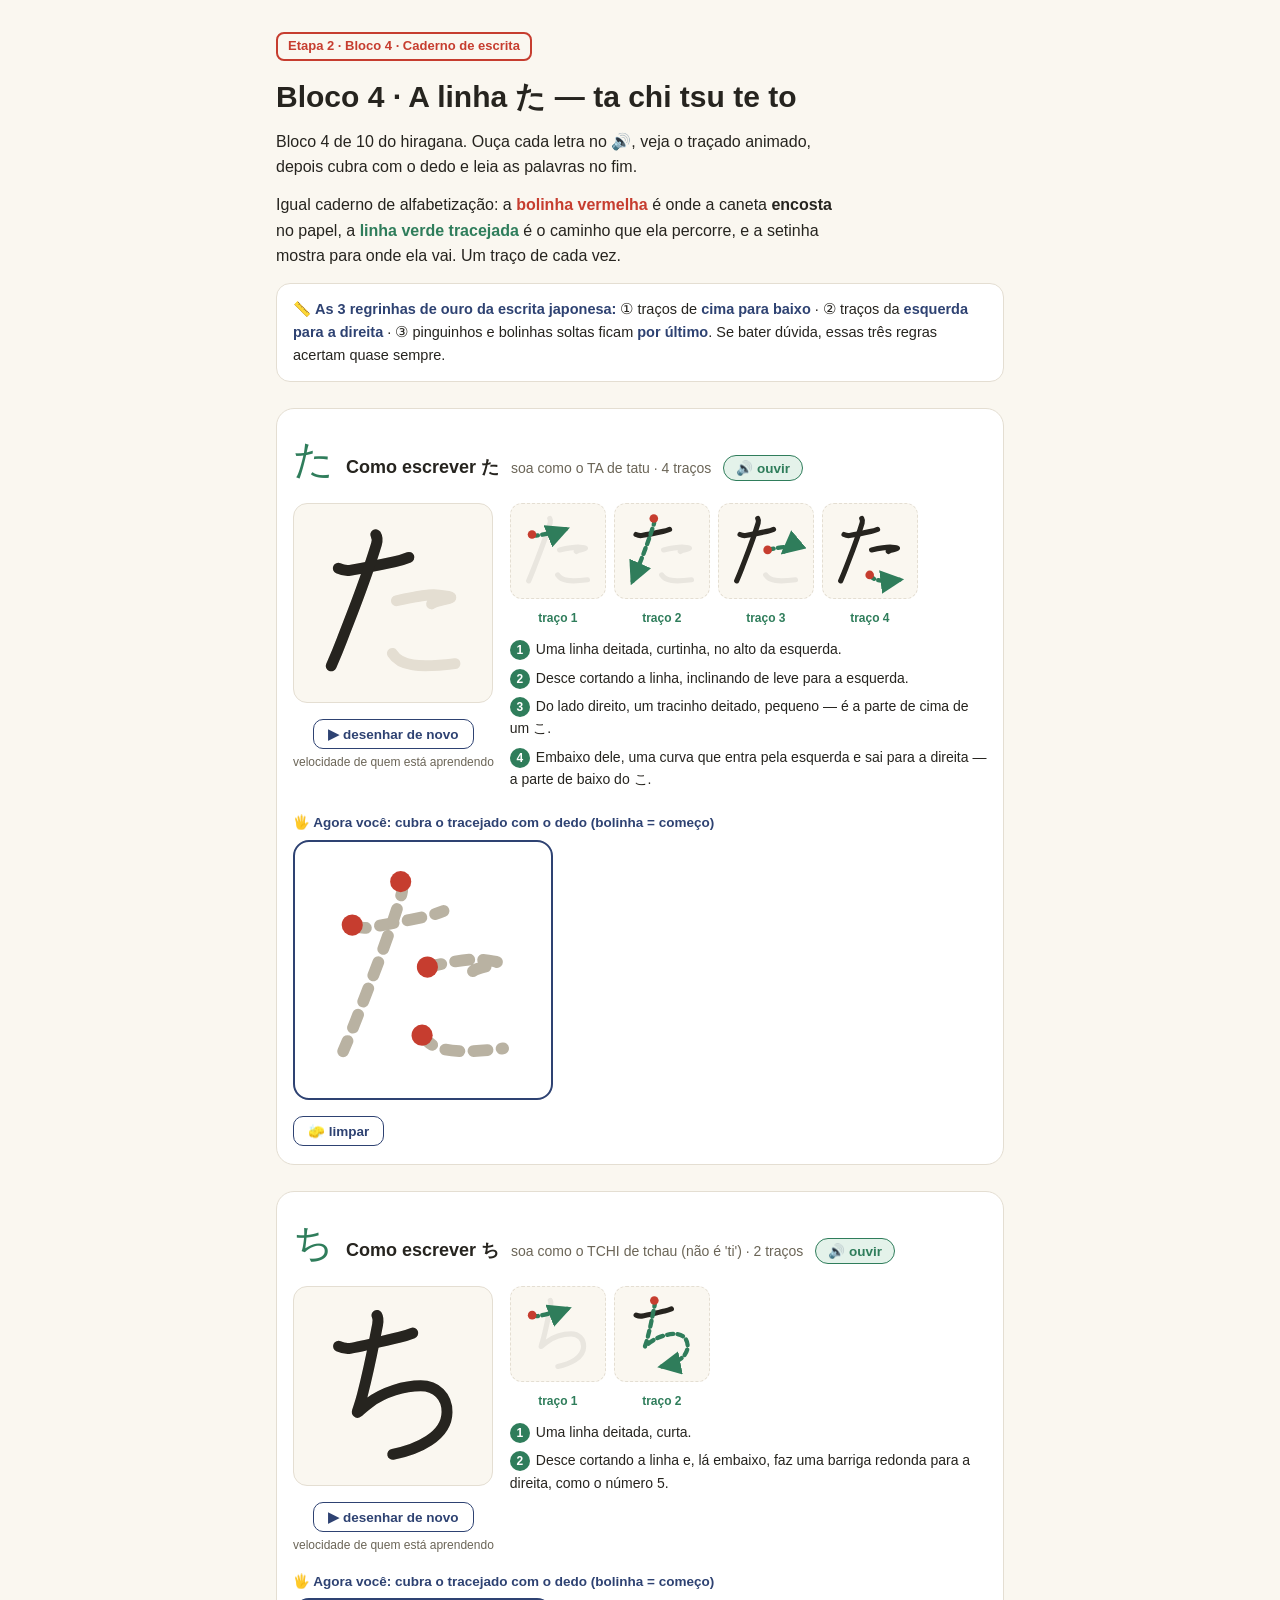
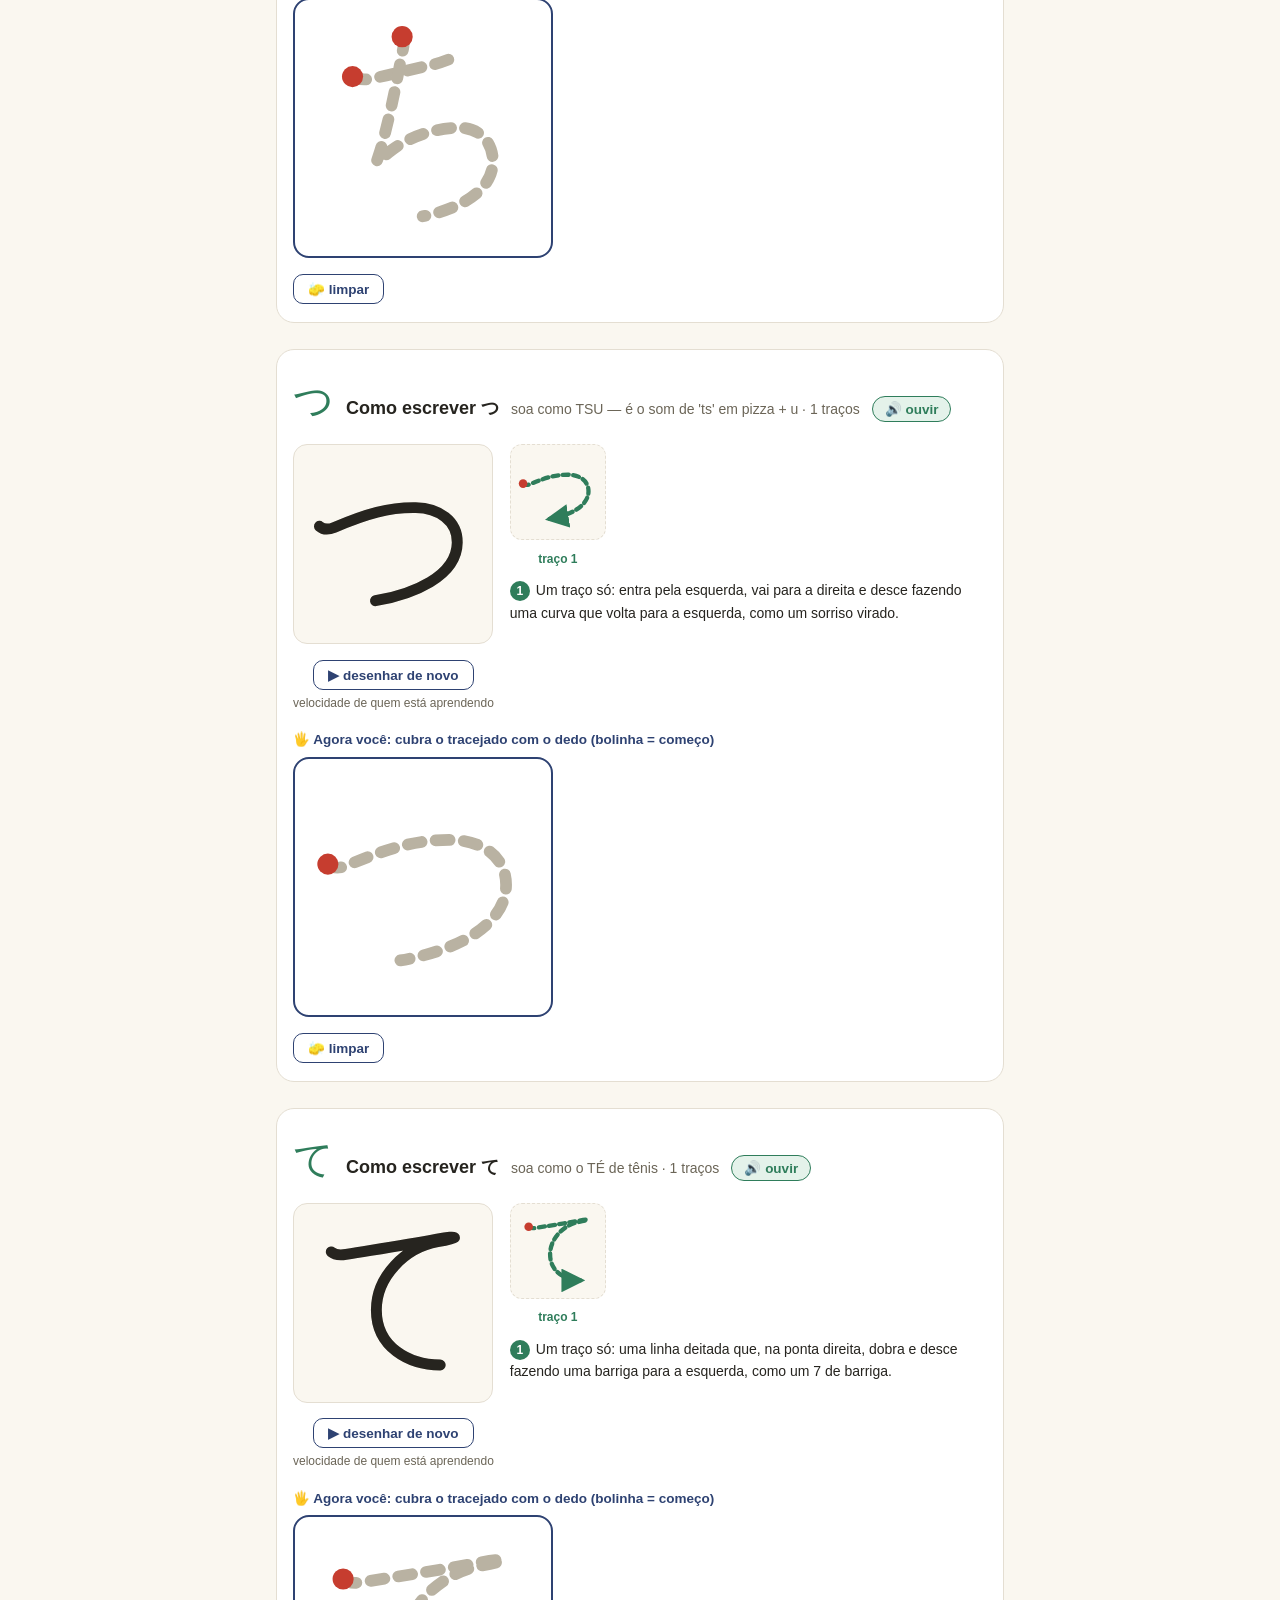
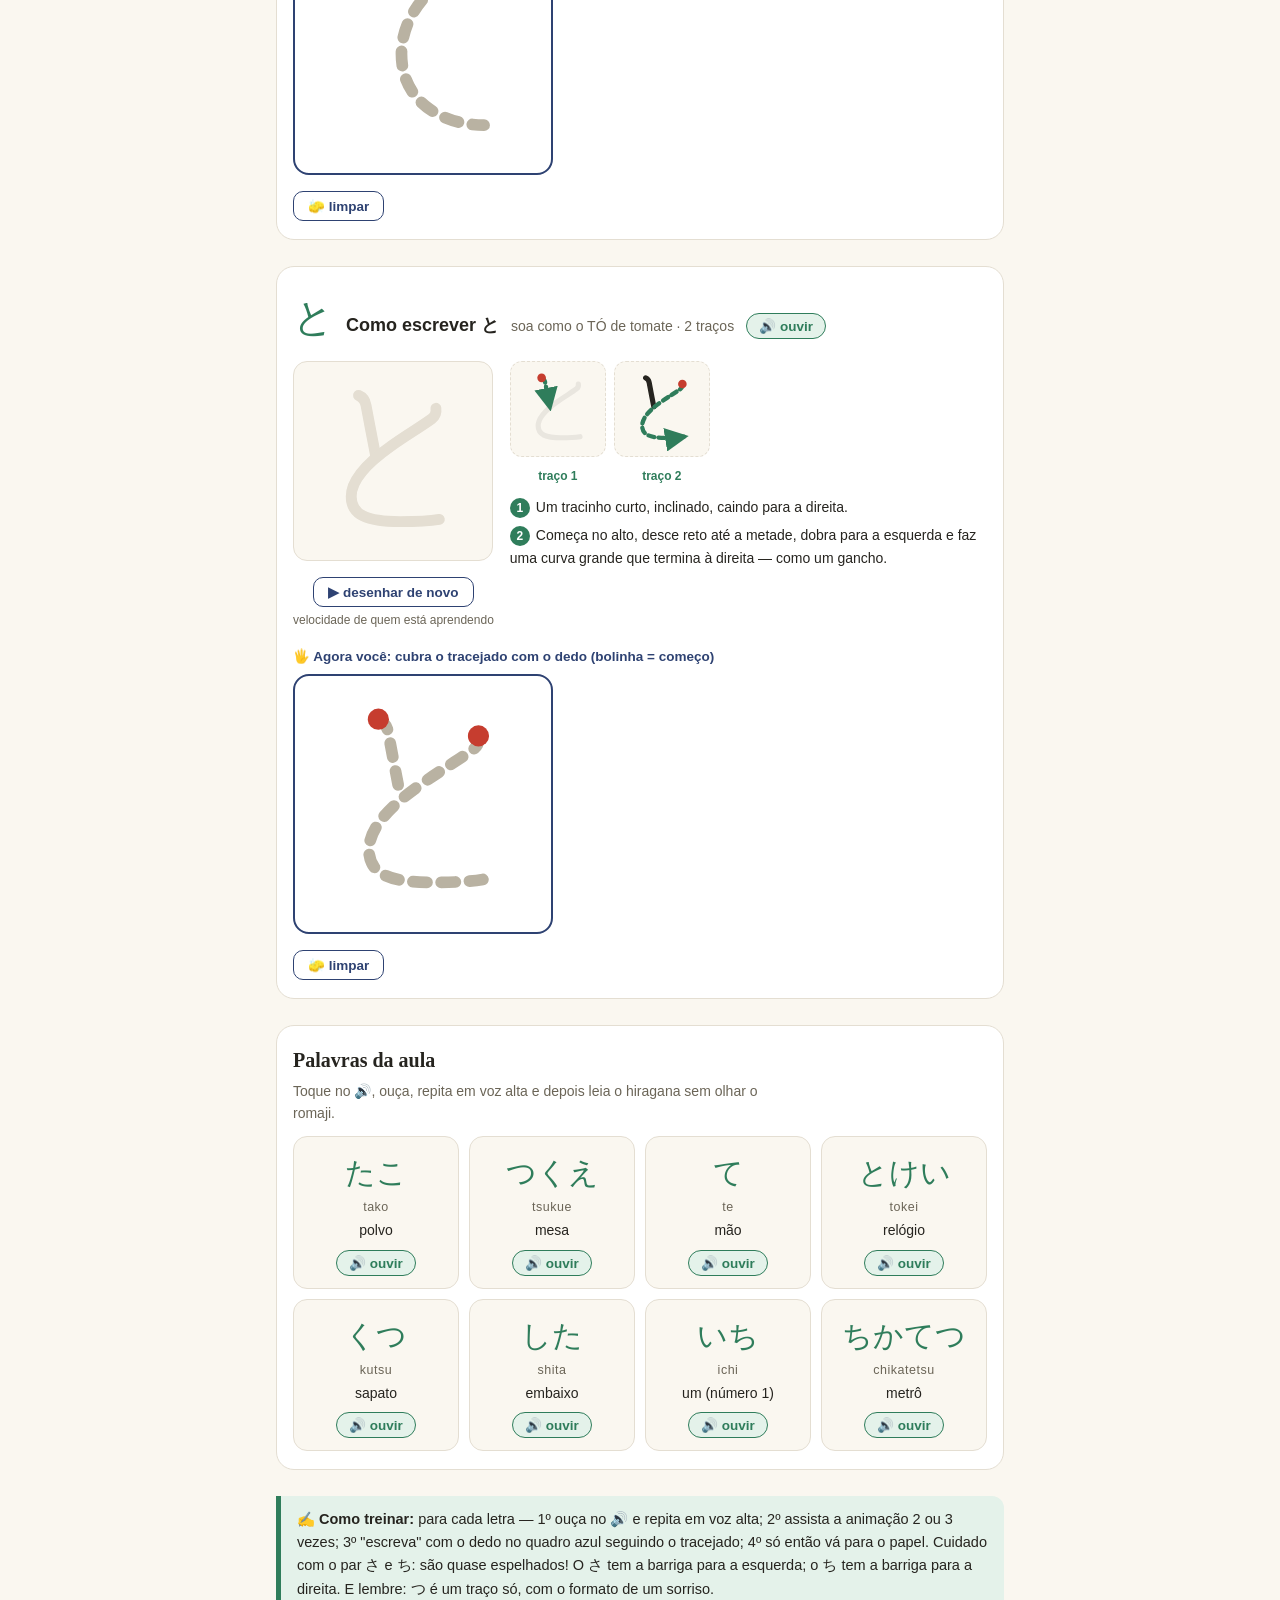
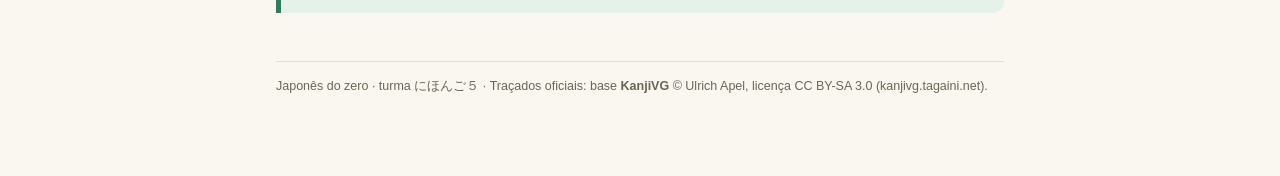
<file: site/aulas/hiragana-linha-ta/index.html>
<!DOCTYPE html>
<html lang="pt-BR">
<head>
<meta charset="UTF-8">
<meta name="viewport" content="width=device-width, initial-scale=1.0">
<title>Bloco 4 · A linha た — ta chi tsu te to</title>
<style>
  :root{
    --paper:#FAF7F0; --ink:#26241F; --soft:#6B6557; --indigo:#2E4272;
    --hira:#2F7D5B; --hira-bg:#E4F2EA; --hanko:#C63D2F; --line:#E4DED2;
  }
  *{box-sizing:border-box; margin:0; padding:0;}
  body{background:var(--paper); color:var(--ink);
    font-family:-apple-system,"Segoe UI",Roboto,"Noto Sans",sans-serif;
    line-height:1.6; font-size:16px;}
  .wrap{max-width:760px; margin:0 auto; padding:32px 16px 80px;}
  h1{font-family:Iowan Old Style,Georgia,serif; font-size:clamp(23px,5vw,30px); margin-bottom:8px;}
  p{margin-bottom:12px; max-width:64ch;}
  .stamp{display:inline-block; border:2px solid var(--hanko); color:var(--hanko);
    border-radius:8px; padding:2px 10px; font-size:13px; font-weight:600; margin-bottom:12px;}
  .jp{font-family:"Hiragino Sans","Yu Gothic","Noto Sans JP",sans-serif;}
  .regras{background:#fff; border:1px solid var(--line); border-radius:14px; padding:14px 16px; margin:14px 0; font-size:14.5px;}
  .regras b{color:var(--indigo);}

  .licao{background:#fff; border:1px solid var(--line); border-radius:18px; padding:18px 16px; margin:26px 0;}
  .licao-h{display:flex; align-items:baseline; gap:12px; margin-bottom:12px; flex-wrap:wrap;}
  .licao-h .g{font-size:40px; color:var(--hira);}
  .licao-h .nome{font-weight:700; font-size:18px;}
  .licao-h .som{color:var(--soft); font-size:14px;}

  .zona{display:flex; gap:16px; flex-wrap:wrap; align-items:flex-start;}
  .anim-box{text-align:center;}
  .anim-box svg{width:200px; height:200px; background:var(--paper); border:1.5px solid var(--line); border-radius:14px;}
  .btn{margin-top:8px; border:1.5px solid var(--indigo); color:var(--indigo); background:#fff;
    border-radius:10px; padding:6px 14px; font-size:13.5px; font-weight:600; cursor:pointer; font-family:inherit;}
  .btn:active{background:var(--indigo); color:#fff;}
  .cap{font-size:12px; color:var(--soft); margin-top:4px;}

  .passos{flex:1; min-width:250px;}
  .passos-row{display:flex; gap:8px; flex-wrap:wrap;}
  .passo{text-align:center;}
  .passo svg{width:96px; height:96px; background:var(--paper); border:1.5px dashed var(--line); border-radius:12px;}
  .passo .lbl{font-size:12px; font-weight:700; color:var(--hira); margin-top:2px;}
  .instr{margin-top:10px; font-size:14px;}
  .instr li{margin:6px 0 6px 20px;}
  .instr .n{display:inline-block; background:var(--hira); color:#fff; border-radius:50%;
    width:20px; height:20px; text-align:center; line-height:20px; font-size:12px; font-weight:700; margin-right:6px;}

  .pad-area{margin-top:16px;}
  .pad-t{font-size:13.5px; font-weight:700; color:var(--indigo); margin-bottom:6px;}
  .pad{position:relative; width:min(260px,80vw); height:min(260px,80vw); border:2px solid var(--indigo);
    border-radius:16px; background:#fff; touch-action:none; overflow:hidden;}
  .pad svg,.pad canvas{position:absolute; inset:0; width:100%; height:100%;}
  .pad-btns{margin-top:8px; display:flex; gap:8px;}
  .aviso{background:var(--hira-bg); border-left:5px solid var(--hira); border-radius:0 12px 12px 0;
    padding:12px 16px; margin:18px 0; font-size:14.5px;}
  .btn-som{border:1.5px solid var(--hira); color:var(--hira); background:var(--hira-bg);
    border-radius:999px; padding:4px 12px; font-size:13.5px; font-weight:700; cursor:pointer; font-family:inherit;}
  .btn-som:active{background:var(--hira); color:#fff;}
  .btn-som[disabled]{opacity:.45; cursor:not-allowed;}
  .som-aviso{background:#FFF4E5; border-left:5px solid #E0A030; border-radius:0 12px 12px 0;
    padding:10px 14px; margin:12px 0; font-size:13.5px; display:none;}
  .palavras{background:#fff; border:1px solid var(--line); border-radius:18px; padding:18px 16px; margin:26px 0;}
  .palavras h2{font-family:Iowan Old Style,Georgia,serif; font-size:20px; margin-bottom:4px;}
  .pal-grid{display:grid; grid-template-columns:repeat(auto-fill,minmax(150px,1fr)); gap:10px; margin-top:12px;}
  .pal{border:1.5px solid var(--line); border-radius:14px; padding:12px 10px; text-align:center; background:var(--paper);}
  .pal .jp{font-size:30px; color:var(--hira); display:block;}
  .pal .ro{font-size:12.5px; color:var(--soft); letter-spacing:.04em;}
  .pal .pt{font-size:14px; margin:2px 0 8px;}
  footer{margin-top:48px; font-size:12.5px; color:var(--soft); border-top:1px solid var(--line); padding-top:14px;}
</style>
</head>
<body>
<div class="wrap">
  <span class="stamp">Etapa 2 · Bloco 4 · Caderno de escrita</span>
  <h1 class="jp">Bloco 4 · A linha た — ta chi tsu te to</h1>
  <p>Bloco 4 de 10 do hiragana. Ouça cada letra no 🔊, veja o traçado animado, depois cubra com o dedo e leia as palavras no fim.</p>
  <p>Igual caderno de alfabetização: a <b style="color:var(--hanko)">bolinha vermelha</b> é onde a caneta <b>encosta</b> no papel, a <b style="color:var(--hira)">linha verde tracejada</b> é o caminho que ela percorre, e a setinha mostra para onde ela vai. Um traço de cada vez.</p>

  <div class="regras">📏 <b>As 3 regrinhas de ouro da escrita japonesa:</b> ① traços de <b>cima para baixo</b> · ② traços da <b>esquerda para a direita</b> · ③ pinguinhos e bolinhas soltas ficam <b>por último</b>. Se bater dúvida, essas três regras acertam quase sempre.</div>

  <div id="som-aviso" class="som-aviso"></div>
  <div id="licoes"></div>
  <div id="palavras"></div>

  <div class="aviso">✍️ <b>Como treinar:</b> para cada letra — 1º ouça no 🔊 e repita em voz alta; 2º assista a animação 2 ou 3 vezes; 3º "escreva" com o dedo no quadro azul seguindo o tracejado; 4º só então vá para o papel. Cuidado com o par さ e ち: são quase espelhados! O さ tem a barriga para a esquerda; o ち tem a barriga para a direita. E lembre: つ é um traço só, com o formato de um sorriso.</div>

  <footer>Japonês do zero · turma にほんご５ · Traçados oficiais: base <b>KanjiVG</b> © Ulrich Apel, licença CC BY-SA 3.0 (kanjivg.tagaini.net).</footer>
</div>

<svg width="0" height="0" style="position:absolute">
  <defs>
    <marker id="arrw" viewBox="0 0 10 10" refX="8" refY="5" markerWidth="5.5" markerHeight="5.5" orient="auto-start-reverse">
      <path d="M0,0 L10,5 L0,10 z" fill="#2F7D5B"/>
    </marker>
  </defs>
</svg>

<script>
const DATA = {"た": ["M24.38,35.38c1.38,0.62,3.88,1.51,6.38,1.12c6.5-1,16.25-2.88,24.88-4.75c2.64-0.57,5.38-1.5,7.62-2.38", "M45,16.88c0.75,1.25,0.87,3.62,0.38,5.25c-6.35,20.94-12.75,36.37-18.88,52.37c-1.36,3.56-4.75,11.75-6,14.62", "M56.38,53.25c12.38-2.75,18.25-3.7,23.62-3.12c15.12,1.62-1.12,2.25-4.25,4.88", "M54.13,82.25c4.38,7,14.25,8.12,34.5,5.62"], "ち": ["M24.5,32.62c1.38,0.62,3.88,1.51,6.38,1.12c6.5-1,18.25-4.12,26.88-6c2.64-0.57,5.38-1.5,7.62-2.38", "M45.62,15.62c0.75,1.25,0.71,3.58,0.38,5.25c-3,15-4.25,22.59-8.38,38.62c-3.25,12.62-5.38,11.12,3.62,4.38c8.29-6.21,19.75-9.5,28.5-9.5c8.62,0,14.58,5.88,14.5,14.5c-0.12,13.5-16.5,20.62-29.88,23.25"], "つ": ["M14,44.75c1.88,1.62,4.68,2.09,8.12,0.62c17.88-7.62,30-11.12,44.88-10.88c12.56,0.21,22.98,7.17,22.87,19.17c-0.18,18.77-24.75,28.71-45.01,32.08"], "て": ["M20.5,26.38c1.87,1.62,4.42,1.97,8.12,1.37c21.75-3.5,33-5.12,50.12-8.38c12.34-2.34,13-0.88,0.38,1.38c-17.89,3.19-33.78,19.12-33.78,37.62c0,20.5,17.91,30.25,35.16,30.25"], "と": ["M35.5,18.38c1.74,0.74,3.62,2.62,4.12,5.37c0.5,2.75,4.75,25,5.38,28.12", "M78.12,25.5c0.25,1.88,0.04,4.09-2.25,5.75c-6.37,4.63-13.22,8.49-22.75,15.25c-12.88,9.12-21.62,18.38-21.62,27.5c0,10.12,8.5,13.88,26.88,13.88c6.25,0,14.75-0.12,21.62-1.25"]};
const SOM = {"た": "soa como o TA de tatu", "ち": "soa como o TCHI de tchau (não é 'ti')", "つ": "soa como TSU — é o som de 'ts' em pizza + u", "て": "soa como o TÉ de tênis", "と": "soa como o TÓ de tomate"};
const INSTR = {"た": ["Uma linha deitada, curtinha, no alto da esquerda.", "Desce cortando a linha, inclinando de leve para a esquerda.", "Do lado direito, um tracinho deitado, pequeno — é a parte de cima de um こ.", "Embaixo dele, uma curva que entra pela esquerda e sai para a direita — a parte de baixo do こ."], "ち": ["Uma linha deitada, curta.", "Desce cortando a linha e, lá embaixo, faz uma barriga redonda para a direita, como o número 5."], "つ": ["Um traço só: entra pela esquerda, vai para a direita e desce fazendo uma curva que volta para a esquerda, como um sorriso virado."], "て": ["Um traço só: uma linha deitada que, na ponta direita, dobra e desce fazendo uma barriga para a esquerda, como um 7 de barriga."], "と": ["Um tracinho curto, inclinado, caindo para a direita.", "Começa no alto, desce reto até a metade, dobra para a esquerda e faz uma curva grande que termina à direita — como um gancho."]};
const PALAVRAS = [{"jp": "たこ", "romaji": "tako", "pt": "polvo"}, {"jp": "つくえ", "romaji": "tsukue", "pt": "mesa"}, {"jp": "て", "romaji": "te", "pt": "mão"}, {"jp": "とけい", "romaji": "tokei", "pt": "relógio"}, {"jp": "くつ", "romaji": "kutsu", "pt": "sapato"}, {"jp": "した", "romaji": "shita", "pt": "embaixo"}, {"jp": "いち", "romaji": "ichi", "pt": "um (número 1)"}, {"jp": "ちかてつ", "romaji": "chikatetsu", "pt": "metrô"}];
/* ---- áudio: pronúncia usando a voz de japonês do navegador ---- */
const ROMAJI = {"た": "ta", "ち": "chi", "つ": "tsu", "て": "te", "と": "to", "たこ": "tako", "つくえ": "tsukue", "とけい": "tokei", "くつ": "kutsu", "した": "shita", "いち": "ichi", "ちかてつ": "chikatetsu"};
function vozJaponesa(){
  const vozes = speechSynthesis.getVoices();
  return vozes.find(v => v.lang && v.lang.toLowerCase().replace('_','-').startsWith('ja')) || null;
}
function falar(ch, btn){
  const status = (t, ms) => { if(!btn) return; const orig = '🔊 ouvir'; btn.textContent = t; if(ms) setTimeout(() => btn.textContent = orig, ms); };
  if(!('speechSynthesis' in window)){ status('🔇 sem suporte', 2500); mostrarAviso('Este navegador não tem síntese de voz. Abra o arquivo no Chrome ou Edge.'); return; }
  if(speechSynthesis.getVoices().length === 0){
    status('⏳ carregando…');
    speechSynthesis.onvoiceschanged = () => { speechSynthesis.onvoiceschanged = null; falar(ch, btn); };
    setTimeout(() => { if(btn.textContent.startsWith('⏳')) falar(ch, btn); }, 1500);
    return;
  }
  speechSynthesis.cancel();
  const v = vozJaponesa();
  const u = new SpeechSynthesisUtterance(v ? ch : (ROMAJI[ch] || ch));
  if(v){ u.voice = v; u.lang = v.lang; }
  else { u.lang = 'pt-BR'; mostrarAviso('Sem voz de japonês instalada: estou lendo a letra em romaji com a voz disponível. Para o som real, instale o japonês nas configurações de texto-para-fala do sistema.'); }
  u.rate = 0.75; u.pitch = 1;
  u.onstart = () => status('🔈 falando…');
  u.onend = () => status('🔊 ouvir');
  u.onerror = e => { status('🔇 erro', 2500); mostrarAviso('O navegador bloqueou o áudio ('+(e.error||'')+'). Se está vendo isto numa pré-visualização, baixe o arquivo e abra-o direto no Chrome/Edge.'); };
  speechSynthesis.speak(u);
}
function mostrarAviso(msg){ const av = document.getElementById('som-aviso'); if(!av) return; av.textContent = '🔇 ' + msg; av.style.display = 'block'; }
if('speechSynthesis' in window){ speechSynthesis.getVoices(); }
const NS = "http://www.w3.org/2000/svg";
const cont = document.getElementById('licoes');
const animadores = [];

function svgEl(tag, attrs){ const e = document.createElementNS(NS, tag); for(const k in attrs) e.setAttribute(k, attrs[k]); return e; }
function baseSvg(){ const s = svgEl('svg', {viewBox:"0 0 109 109"}); return s; }
function pathEl(d, opts){ return svgEl('path', Object.assign({d:d, fill:"none", "stroke-linecap":"round", "stroke-linejoin":"round"}, opts)); }

Object.keys(DATA).forEach(ch => {
  const strokes = DATA[ch];
  const sec = document.createElement('div'); sec.className = 'licao';
  sec.innerHTML = '<div class="licao-h"><span class="g jp">'+ch+'</span><span class="nome">Como escrever '+ch+'</span><span class="som">'+SOM[ch]+' · '+strokes.length+' traços</span></div>';
  const btnSom = document.createElement('button'); btnSom.className = 'btn-som'; btnSom.type = 'button';
  btnSom.textContent = '🔊 ouvir'; btnSom.title = 'Ouvir a pronúncia de '+ch;
  btnSom.addEventListener('click', () => falar(ch, btnSom));
  sec.querySelector('.licao-h').appendChild(btnSom);

  const zona = document.createElement('div'); zona.className = 'zona';

  /* ---- animação ---- */
  const animBox = document.createElement('div'); animBox.className = 'anim-box';
  const asvg = baseSvg();
  strokes.forEach(d => asvg.appendChild(pathEl(d, {stroke:"#E4DED2","stroke-width":6})));
  const animPaths = strokes.map(d => { const p = pathEl(d, {stroke:"#26241F","stroke-width":6}); asvg.appendChild(p); return p; });
  animBox.appendChild(asvg);
  const btn = document.createElement('button'); btn.className = 'btn'; btn.textContent = '▶ desenhar de novo';
  const cap = document.createElement('div'); cap.className = 'cap'; cap.textContent = 'velocidade de quem está aprendendo';
  animBox.appendChild(document.createElement('br')); animBox.appendChild(btn); animBox.appendChild(cap);

  function animar(){
    let delay = 300;
    animPaths.forEach(p => {
      const len = p.getTotalLength();
      p.style.transition = 'none';
      p.style.strokeDasharray = len; p.style.strokeDashoffset = len;
      p.getBoundingClientRect();
      const dur = Math.max(len*14, 500);
      setTimeout(() => { p.style.transition = 'stroke-dashoffset '+dur+'ms linear'; p.style.strokeDashoffset = 0; }, delay);
      delay += dur + 350;
    });
  }
  btn.addEventListener('click', animar);
  animadores.push(animar);

  /* ---- passos ---- */
  const passos = document.createElement('div'); passos.className = 'passos';
  const row = document.createElement('div'); row.className = 'passos-row';
  strokes.forEach((d, k) => {
    const box = document.createElement('div'); box.className = 'passo';
    const s = baseSvg();
    strokes.forEach((d2, j) => {
      if (j < k) s.appendChild(pathEl(d2, {stroke:"#26241F","stroke-width":6}));
      else if (j > k) s.appendChild(pathEl(d2, {stroke:"#26241F","stroke-width":6, opacity:0.08}));
    });
    const guia = pathEl(d, {stroke:"#2F7D5B","stroke-width":5,"stroke-dasharray":"7 5","marker-end":"url(#arrw)"});
    s.appendChild(guia);
    box.appendChild(s);
    const lbl = document.createElement('div'); lbl.className = 'lbl'; lbl.textContent = 'traço '+(k+1);
    box.appendChild(lbl);
    row.appendChild(box);
    requestAnimationFrame(() => {
      const p0 = guia.getPointAtLength(0);
      s.appendChild(svgEl('circle', {cx:p0.x, cy:p0.y, r:5, fill:"#C63D2F"}));
    });
  });
  passos.appendChild(row);
  const ol = document.createElement('div'); ol.className = 'instr';
  ol.innerHTML = INSTR[ch].map((t,i) => '<div style="margin:6px 0"><span class="n">'+(i+1)+'</span>'+t+'</div>').join('');
  passos.appendChild(ol);

  zona.appendChild(animBox); zona.appendChild(passos);
  sec.appendChild(zona);

  /* ---- quadro do dedo ---- */
  const padArea = document.createElement('div'); padArea.className = 'pad-area';
  padArea.innerHTML = '<div class="pad-t">🖐️ Agora você: cubra o tracejado com o dedo (bolinha = começo)</div>';
  const pad = document.createElement('div'); pad.className = 'pad';
  const gsvg = baseSvg();
  strokes.forEach(d => {
    const g = pathEl(d, {stroke:"#B9B2A2","stroke-width":5,"stroke-dasharray":"6 6"});
    gsvg.appendChild(g);
    requestAnimationFrame(() => {
      const p0 = g.getPointAtLength(0);
      gsvg.appendChild(svgEl('circle', {cx:p0.x, cy:p0.y, r:4.5, fill:"#C63D2F"}));
    });
  });
  const cv = document.createElement('canvas');
  pad.appendChild(gsvg); pad.appendChild(cv);
  padArea.appendChild(pad);
  const btns = document.createElement('div'); btns.className = 'pad-btns';
  const limpar = document.createElement('button'); limpar.className = 'btn'; limpar.textContent = '🧽 limpar';
  btns.appendChild(limpar); padArea.appendChild(btns);
  sec.appendChild(padArea);
  cont.appendChild(sec);

  function setupCanvas(){
    const r = pad.getBoundingClientRect(); const dpr = window.devicePixelRatio || 1;
    cv.width = r.width*dpr; cv.height = r.height*dpr;
    const ctx = cv.getContext('2d'); ctx.scale(dpr, dpr);
    ctx.lineCap = 'round'; ctx.lineJoin = 'round'; ctx.lineWidth = 10; ctx.strokeStyle = 'rgba(47,125,91,.85)';
    return ctx;
  }
  let ctx = null, desenhando = false;
  requestAnimationFrame(() => { ctx = setupCanvas(); });
  function pos(ev){ const r = cv.getBoundingClientRect(); return [ev.clientX-r.left, ev.clientY-r.top]; }
  pad.addEventListener('pointerdown', ev => { if(!ctx) ctx = setupCanvas(); desenhando = true; const [x,y] = pos(ev); ctx.beginPath(); ctx.moveTo(x,y); ev.preventDefault(); });
  pad.addEventListener('pointermove', ev => { if(!desenhando) return; const [x,y] = pos(ev); ctx.lineTo(x,y); ctx.stroke(); ev.preventDefault(); });
  window.addEventListener('pointerup', () => desenhando = false);
  limpar.addEventListener('click', () => { const r = pad.getBoundingClientRect(); ctx.clearRect(0,0,r.width,r.height); });
});


/* ---- palavras da aula: cada uma com botão de pronúncia ---- */
(function(){
  if(!PALAVRAS || !PALAVRAS.length) return;
  const box = document.getElementById('palavras'); box.className = 'palavras';
  box.innerHTML = '<h2>Palavras da aula</h2><p style="font-size:14px;color:var(--soft)">Toque no 🔊, ouça, repita em voz alta e depois leia o hiragana sem olhar o romaji.</p><div class="pal-grid"></div>';
  const grid = box.querySelector('.pal-grid');
  PALAVRAS.forEach(P => {
    const card = document.createElement('div'); card.className = 'pal';
    card.innerHTML = '<span class="jp">'+P.jp+'</span><div class="ro">'+(P.romaji||'')+'</div><div class="pt">'+(P.pt||'')+'</div>';
    const b = document.createElement('button'); b.className = 'btn-som'; b.type = 'button'; b.textContent = '🔊 ouvir';
    b.addEventListener('click', () => falar(P.jp, b));
    card.appendChild(b); grid.appendChild(card);
  });
})();

window.addEventListener('load', () => { animadores.forEach((a,i) => setTimeout(a, i*400)); });
</script>
</body>
</html>
</file>
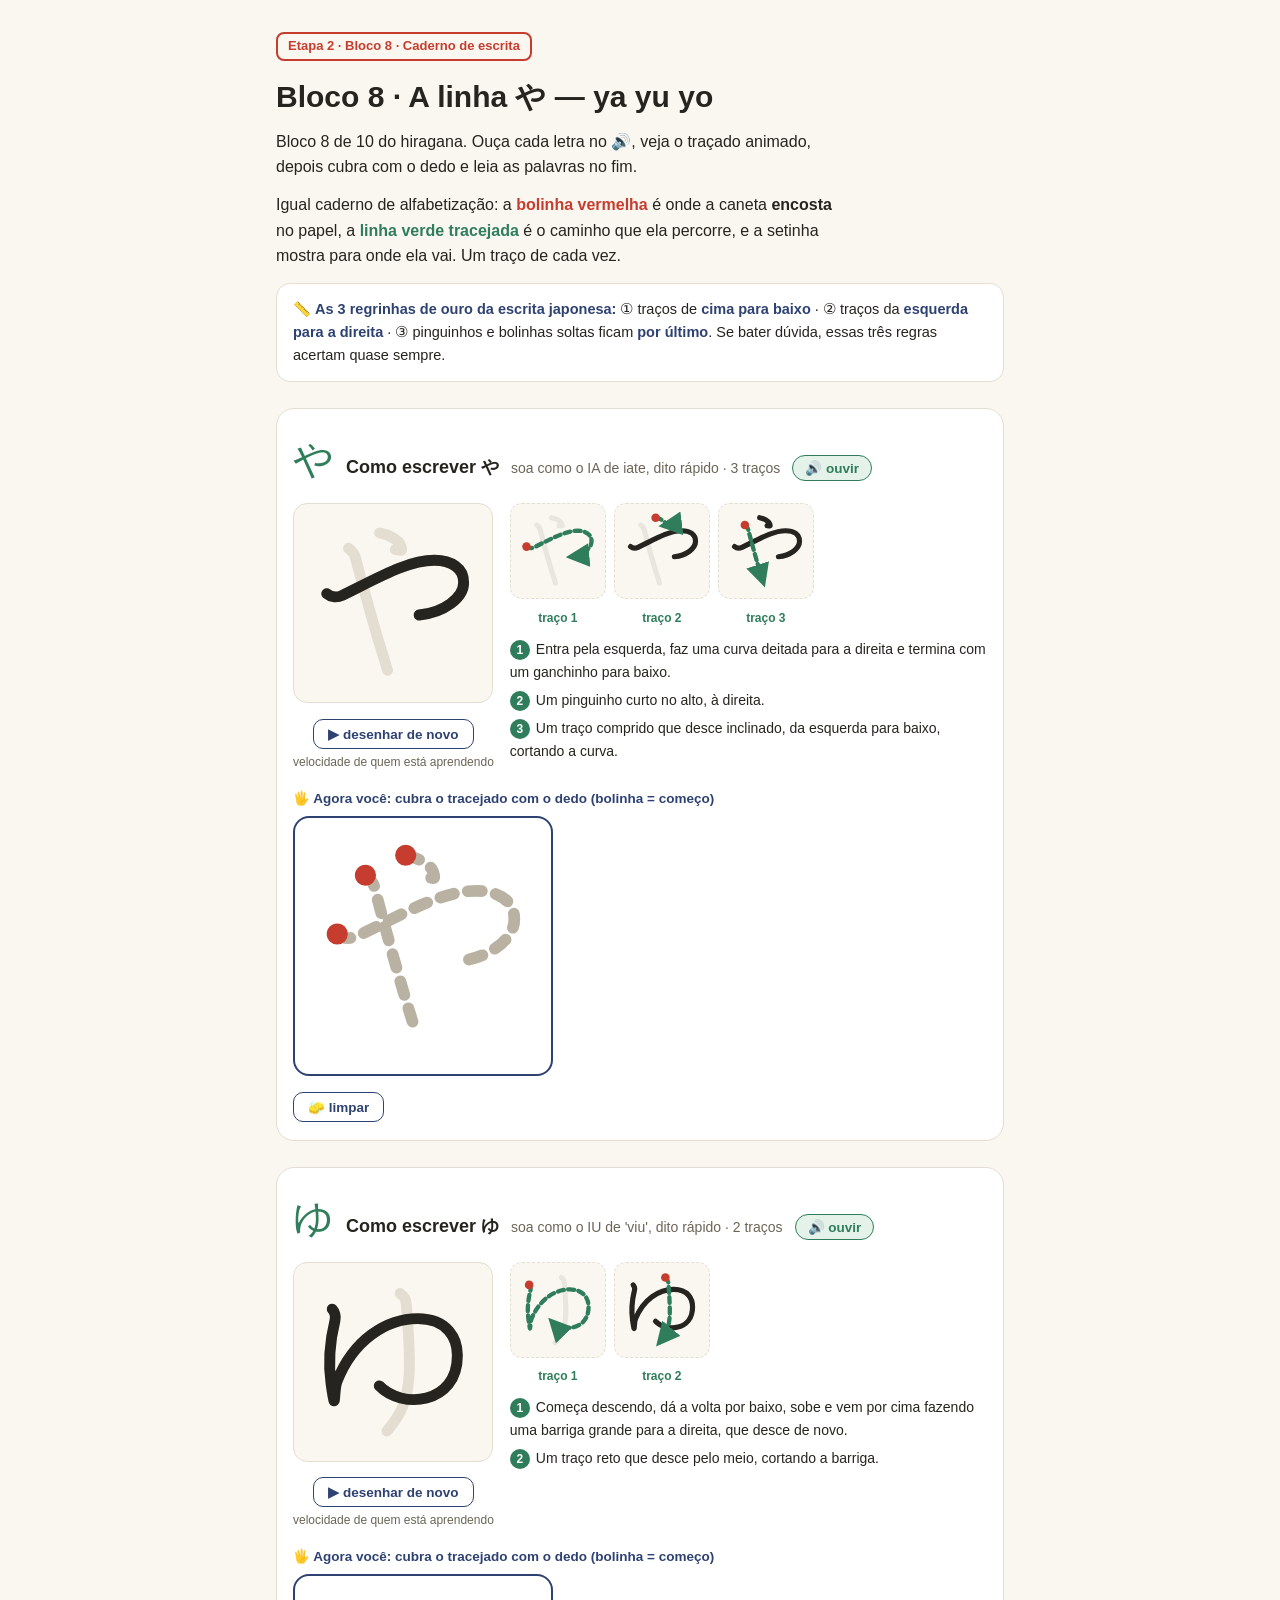
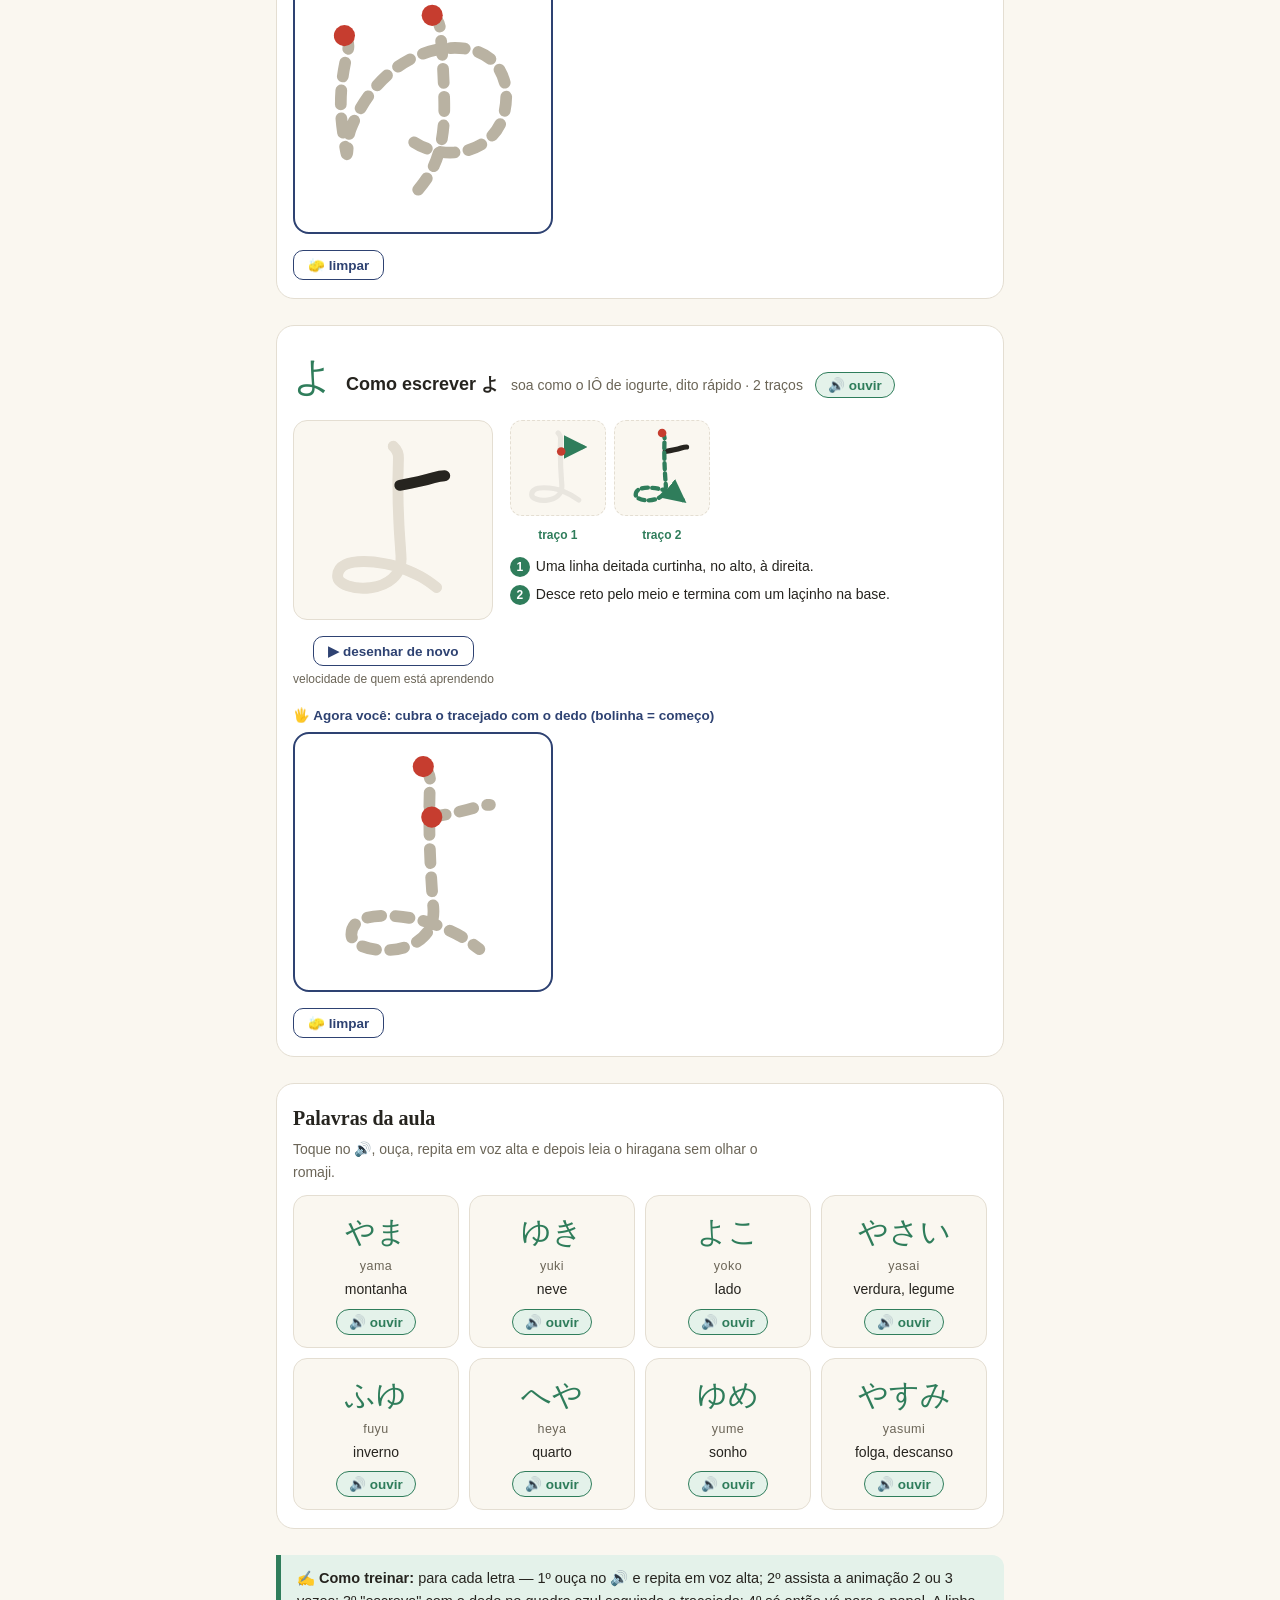
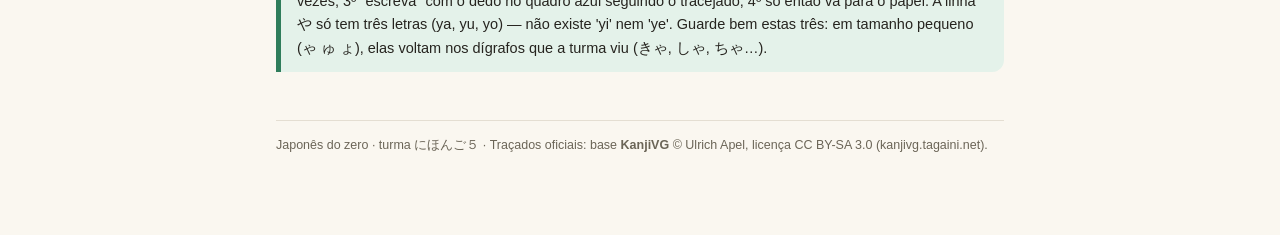
<file: site/aulas/hiragana-linha-ya/index.html>
<!DOCTYPE html>
<html lang="pt-BR">
<head>
<meta charset="UTF-8">
<meta name="viewport" content="width=device-width, initial-scale=1.0">
<title>Bloco 8 · A linha や — ya yu yo</title>
<style>
  :root{
    --paper:#FAF7F0; --ink:#26241F; --soft:#6B6557; --indigo:#2E4272;
    --hira:#2F7D5B; --hira-bg:#E4F2EA; --hanko:#C63D2F; --line:#E4DED2;
  }
  *{box-sizing:border-box; margin:0; padding:0;}
  body{background:var(--paper); color:var(--ink);
    font-family:-apple-system,"Segoe UI",Roboto,"Noto Sans",sans-serif;
    line-height:1.6; font-size:16px;}
  .wrap{max-width:760px; margin:0 auto; padding:32px 16px 80px;}
  h1{font-family:Iowan Old Style,Georgia,serif; font-size:clamp(23px,5vw,30px); margin-bottom:8px;}
  p{margin-bottom:12px; max-width:64ch;}
  .stamp{display:inline-block; border:2px solid var(--hanko); color:var(--hanko);
    border-radius:8px; padding:2px 10px; font-size:13px; font-weight:600; margin-bottom:12px;}
  .jp{font-family:"Hiragino Sans","Yu Gothic","Noto Sans JP",sans-serif;}
  .regras{background:#fff; border:1px solid var(--line); border-radius:14px; padding:14px 16px; margin:14px 0; font-size:14.5px;}
  .regras b{color:var(--indigo);}

  .licao{background:#fff; border:1px solid var(--line); border-radius:18px; padding:18px 16px; margin:26px 0;}
  .licao-h{display:flex; align-items:baseline; gap:12px; margin-bottom:12px; flex-wrap:wrap;}
  .licao-h .g{font-size:40px; color:var(--hira);}
  .licao-h .nome{font-weight:700; font-size:18px;}
  .licao-h .som{color:var(--soft); font-size:14px;}

  .zona{display:flex; gap:16px; flex-wrap:wrap; align-items:flex-start;}
  .anim-box{text-align:center;}
  .anim-box svg{width:200px; height:200px; background:var(--paper); border:1.5px solid var(--line); border-radius:14px;}
  .btn{margin-top:8px; border:1.5px solid var(--indigo); color:var(--indigo); background:#fff;
    border-radius:10px; padding:6px 14px; font-size:13.5px; font-weight:600; cursor:pointer; font-family:inherit;}
  .btn:active{background:var(--indigo); color:#fff;}
  .cap{font-size:12px; color:var(--soft); margin-top:4px;}

  .passos{flex:1; min-width:250px;}
  .passos-row{display:flex; gap:8px; flex-wrap:wrap;}
  .passo{text-align:center;}
  .passo svg{width:96px; height:96px; background:var(--paper); border:1.5px dashed var(--line); border-radius:12px;}
  .passo .lbl{font-size:12px; font-weight:700; color:var(--hira); margin-top:2px;}
  .instr{margin-top:10px; font-size:14px;}
  .instr li{margin:6px 0 6px 20px;}
  .instr .n{display:inline-block; background:var(--hira); color:#fff; border-radius:50%;
    width:20px; height:20px; text-align:center; line-height:20px; font-size:12px; font-weight:700; margin-right:6px;}

  .pad-area{margin-top:16px;}
  .pad-t{font-size:13.5px; font-weight:700; color:var(--indigo); margin-bottom:6px;}
  .pad{position:relative; width:min(260px,80vw); height:min(260px,80vw); border:2px solid var(--indigo);
    border-radius:16px; background:#fff; touch-action:none; overflow:hidden;}
  .pad svg,.pad canvas{position:absolute; inset:0; width:100%; height:100%;}
  .pad-btns{margin-top:8px; display:flex; gap:8px;}
  .aviso{background:var(--hira-bg); border-left:5px solid var(--hira); border-radius:0 12px 12px 0;
    padding:12px 16px; margin:18px 0; font-size:14.5px;}
  .btn-som{border:1.5px solid var(--hira); color:var(--hira); background:var(--hira-bg);
    border-radius:999px; padding:4px 12px; font-size:13.5px; font-weight:700; cursor:pointer; font-family:inherit;}
  .btn-som:active{background:var(--hira); color:#fff;}
  .btn-som[disabled]{opacity:.45; cursor:not-allowed;}
  .som-aviso{background:#FFF4E5; border-left:5px solid #E0A030; border-radius:0 12px 12px 0;
    padding:10px 14px; margin:12px 0; font-size:13.5px; display:none;}
  .palavras{background:#fff; border:1px solid var(--line); border-radius:18px; padding:18px 16px; margin:26px 0;}
  .palavras h2{font-family:Iowan Old Style,Georgia,serif; font-size:20px; margin-bottom:4px;}
  .pal-grid{display:grid; grid-template-columns:repeat(auto-fill,minmax(150px,1fr)); gap:10px; margin-top:12px;}
  .pal{border:1.5px solid var(--line); border-radius:14px; padding:12px 10px; text-align:center; background:var(--paper);}
  .pal .jp{font-size:30px; color:var(--hira); display:block;}
  .pal .ro{font-size:12.5px; color:var(--soft); letter-spacing:.04em;}
  .pal .pt{font-size:14px; margin:2px 0 8px;}
  footer{margin-top:48px; font-size:12.5px; color:var(--soft); border-top:1px solid var(--line); padding-top:14px;}
</style>
</head>
<body>
<div class="wrap">
  <span class="stamp">Etapa 2 · Bloco 8 · Caderno de escrita</span>
  <h1 class="jp">Bloco 8 · A linha や — ya yu yo</h1>
  <p>Bloco 8 de 10 do hiragana. Ouça cada letra no 🔊, veja o traçado animado, depois cubra com o dedo e leia as palavras no fim.</p>
  <p>Igual caderno de alfabetização: a <b style="color:var(--hanko)">bolinha vermelha</b> é onde a caneta <b>encosta</b> no papel, a <b style="color:var(--hira)">linha verde tracejada</b> é o caminho que ela percorre, e a setinha mostra para onde ela vai. Um traço de cada vez.</p>

  <div class="regras">📏 <b>As 3 regrinhas de ouro da escrita japonesa:</b> ① traços de <b>cima para baixo</b> · ② traços da <b>esquerda para a direita</b> · ③ pinguinhos e bolinhas soltas ficam <b>por último</b>. Se bater dúvida, essas três regras acertam quase sempre.</div>

  <div id="som-aviso" class="som-aviso"></div>
  <div id="licoes"></div>
  <div id="palavras"></div>

  <div class="aviso">✍️ <b>Como treinar:</b> para cada letra — 1º ouça no 🔊 e repita em voz alta; 2º assista a animação 2 ou 3 vezes; 3º "escreva" com o dedo no quadro azul seguindo o tracejado; 4º só então vá para o papel. A linha や só tem três letras (ya, yu, yo) — não existe 'yi' nem 'ye'. Guarde bem estas três: em tamanho pequeno (ゃ ゅ ょ), elas voltam nos dígrafos que a turma viu (きゃ, しゃ, ちゃ…).</div>

  <footer>Japonês do zero · turma にほんご５ · Traçados oficiais: base <b>KanjiVG</b> © Ulrich Apel, licença CC BY-SA 3.0 (kanjivg.tagaini.net).</footer>
</div>

<svg width="0" height="0" style="position:absolute">
  <defs>
    <marker id="arrw" viewBox="0 0 10 10" refX="8" refY="5" markerWidth="5.5" markerHeight="5.5" orient="auto-start-reverse">
      <path d="M0,0 L10,5 L0,10 z" fill="#2F7D5B"/>
    </marker>
  </defs>
</svg>

<script>
const DATA = {"や": ["M18,49.38c1.88,1.62,5.25,2.5,8.62,0.88c18.51-8.88,35.76-19.38,50.83-19.26c9.02,0.14,16.01,4.13,15.93,12.29c0,8.33-10.88,16.58-24.5,17.83", "M47.13,15.88c5.12,0.88,10.41,4.05,11.5,6.62c2.12,5-1,2.38-2.88,2.62", "M30,24.38c2.38,1.88,3.28,2.87,3.88,5.25c2.62,10.5,11.12,41.12,14.75,52.5c0.65,2.04,1.88,6.25,2.88,9.38"], "ゆ": ["M21.05,25.38c1.38,1.5,2.02,4.13,1.5,6.25c-2.88,11.75-4,22.25-2.12,35c2.77,18.85,1.12,3.88,3.25-1.5c9-22.75,27.24-34.5,44.38-34.5c16.88,0,21.88,11.38,21.88,20.25c0,27.38-30.88,29.62-43,16.75", "M58.42,16.75c2.62,1.75,3.17,3.13,3.5,7.12c0.88,10.5,1.4,18.72,1.62,29.38c0.5,24-6.25,32-12.38,39.25"], "よ": ["M58.24,35.38c7.5-1.28,13.74-2.63,18.5-4.1c2.5-0.77,4.77-1.15,6.25-1.15", "M54.62,13.88c2.25,2.12,2.98,4.13,2.88,6.5c-0.75,17-0.12,34.88,1.39,53.5c1.88,23.07-34.89,20.88-34.89,11.5c0-12,26.25-8,35.98-4.12c8.1,3.23,11.52,4.88,18.52,10.38"]};
const SOM = {"や": "soa como o IA de iate, dito rápido", "ゆ": "soa como o IU de 'viu', dito rápido", "よ": "soa como o IÔ de iogurte, dito rápido"};
const INSTR = {"や": ["Entra pela esquerda, faz uma curva deitada para a direita e termina com um ganchinho para baixo.", "Um pinguinho curto no alto, à direita.", "Um traço comprido que desce inclinado, da esquerda para baixo, cortando a curva."], "ゆ": ["Começa descendo, dá a volta por baixo, sobe e vem por cima fazendo uma barriga grande para a direita, que desce de novo.", "Um traço reto que desce pelo meio, cortando a barriga."], "よ": ["Uma linha deitada curtinha, no alto, à direita.", "Desce reto pelo meio e termina com um laçinho na base."]};
const PALAVRAS = [{"jp": "やま", "romaji": "yama", "pt": "montanha"}, {"jp": "ゆき", "romaji": "yuki", "pt": "neve"}, {"jp": "よこ", "romaji": "yoko", "pt": "lado"}, {"jp": "やさい", "romaji": "yasai", "pt": "verdura, legume"}, {"jp": "ふゆ", "romaji": "fuyu", "pt": "inverno"}, {"jp": "へや", "romaji": "heya", "pt": "quarto"}, {"jp": "ゆめ", "romaji": "yume", "pt": "sonho"}, {"jp": "やすみ", "romaji": "yasumi", "pt": "folga, descanso"}];
/* ---- áudio: pronúncia usando a voz de japonês do navegador ---- */
const ROMAJI = {"や": "ya", "ゆ": "yu", "よ": "yo", "やま": "yama", "ゆき": "yuki", "よこ": "yoko", "やさい": "yasai", "ふゆ": "fuyu", "へや": "heya", "ゆめ": "yume", "やすみ": "yasumi"};
function vozJaponesa(){
  const vozes = speechSynthesis.getVoices();
  return vozes.find(v => v.lang && v.lang.toLowerCase().replace('_','-').startsWith('ja')) || null;
}
function falar(ch, btn){
  const status = (t, ms) => { if(!btn) return; const orig = '🔊 ouvir'; btn.textContent = t; if(ms) setTimeout(() => btn.textContent = orig, ms); };
  if(!('speechSynthesis' in window)){ status('🔇 sem suporte', 2500); mostrarAviso('Este navegador não tem síntese de voz. Abra o arquivo no Chrome ou Edge.'); return; }
  if(speechSynthesis.getVoices().length === 0){
    status('⏳ carregando…');
    speechSynthesis.onvoiceschanged = () => { speechSynthesis.onvoiceschanged = null; falar(ch, btn); };
    setTimeout(() => { if(btn.textContent.startsWith('⏳')) falar(ch, btn); }, 1500);
    return;
  }
  speechSynthesis.cancel();
  const v = vozJaponesa();
  const u = new SpeechSynthesisUtterance(v ? ch : (ROMAJI[ch] || ch));
  if(v){ u.voice = v; u.lang = v.lang; }
  else { u.lang = 'pt-BR'; mostrarAviso('Sem voz de japonês instalada: estou lendo a letra em romaji com a voz disponível. Para o som real, instale o japonês nas configurações de texto-para-fala do sistema.'); }
  u.rate = 0.75; u.pitch = 1;
  u.onstart = () => status('🔈 falando…');
  u.onend = () => status('🔊 ouvir');
  u.onerror = e => { status('🔇 erro', 2500); mostrarAviso('O navegador bloqueou o áudio ('+(e.error||'')+'). Se está vendo isto numa pré-visualização, baixe o arquivo e abra-o direto no Chrome/Edge.'); };
  speechSynthesis.speak(u);
}
function mostrarAviso(msg){ const av = document.getElementById('som-aviso'); if(!av) return; av.textContent = '🔇 ' + msg; av.style.display = 'block'; }
if('speechSynthesis' in window){ speechSynthesis.getVoices(); }
const NS = "http://www.w3.org/2000/svg";
const cont = document.getElementById('licoes');
const animadores = [];

function svgEl(tag, attrs){ const e = document.createElementNS(NS, tag); for(const k in attrs) e.setAttribute(k, attrs[k]); return e; }
function baseSvg(){ const s = svgEl('svg', {viewBox:"0 0 109 109"}); return s; }
function pathEl(d, opts){ return svgEl('path', Object.assign({d:d, fill:"none", "stroke-linecap":"round", "stroke-linejoin":"round"}, opts)); }

Object.keys(DATA).forEach(ch => {
  const strokes = DATA[ch];
  const sec = document.createElement('div'); sec.className = 'licao';
  sec.innerHTML = '<div class="licao-h"><span class="g jp">'+ch+'</span><span class="nome">Como escrever '+ch+'</span><span class="som">'+SOM[ch]+' · '+strokes.length+' traços</span></div>';
  const btnSom = document.createElement('button'); btnSom.className = 'btn-som'; btnSom.type = 'button';
  btnSom.textContent = '🔊 ouvir'; btnSom.title = 'Ouvir a pronúncia de '+ch;
  btnSom.addEventListener('click', () => falar(ch, btnSom));
  sec.querySelector('.licao-h').appendChild(btnSom);

  const zona = document.createElement('div'); zona.className = 'zona';

  /* ---- animação ---- */
  const animBox = document.createElement('div'); animBox.className = 'anim-box';
  const asvg = baseSvg();
  strokes.forEach(d => asvg.appendChild(pathEl(d, {stroke:"#E4DED2","stroke-width":6})));
  const animPaths = strokes.map(d => { const p = pathEl(d, {stroke:"#26241F","stroke-width":6}); asvg.appendChild(p); return p; });
  animBox.appendChild(asvg);
  const btn = document.createElement('button'); btn.className = 'btn'; btn.textContent = '▶ desenhar de novo';
  const cap = document.createElement('div'); cap.className = 'cap'; cap.textContent = 'velocidade de quem está aprendendo';
  animBox.appendChild(document.createElement('br')); animBox.appendChild(btn); animBox.appendChild(cap);

  function animar(){
    let delay = 300;
    animPaths.forEach(p => {
      const len = p.getTotalLength();
      p.style.transition = 'none';
      p.style.strokeDasharray = len; p.style.strokeDashoffset = len;
      p.getBoundingClientRect();
      const dur = Math.max(len*14, 500);
      setTimeout(() => { p.style.transition = 'stroke-dashoffset '+dur+'ms linear'; p.style.strokeDashoffset = 0; }, delay);
      delay += dur + 350;
    });
  }
  btn.addEventListener('click', animar);
  animadores.push(animar);

  /* ---- passos ---- */
  const passos = document.createElement('div'); passos.className = 'passos';
  const row = document.createElement('div'); row.className = 'passos-row';
  strokes.forEach((d, k) => {
    const box = document.createElement('div'); box.className = 'passo';
    const s = baseSvg();
    strokes.forEach((d2, j) => {
      if (j < k) s.appendChild(pathEl(d2, {stroke:"#26241F","stroke-width":6}));
      else if (j > k) s.appendChild(pathEl(d2, {stroke:"#26241F","stroke-width":6, opacity:0.08}));
    });
    const guia = pathEl(d, {stroke:"#2F7D5B","stroke-width":5,"stroke-dasharray":"7 5","marker-end":"url(#arrw)"});
    s.appendChild(guia);
    box.appendChild(s);
    const lbl = document.createElement('div'); lbl.className = 'lbl'; lbl.textContent = 'traço '+(k+1);
    box.appendChild(lbl);
    row.appendChild(box);
    requestAnimationFrame(() => {
      const p0 = guia.getPointAtLength(0);
      s.appendChild(svgEl('circle', {cx:p0.x, cy:p0.y, r:5, fill:"#C63D2F"}));
    });
  });
  passos.appendChild(row);
  const ol = document.createElement('div'); ol.className = 'instr';
  ol.innerHTML = INSTR[ch].map((t,i) => '<div style="margin:6px 0"><span class="n">'+(i+1)+'</span>'+t+'</div>').join('');
  passos.appendChild(ol);

  zona.appendChild(animBox); zona.appendChild(passos);
  sec.appendChild(zona);

  /* ---- quadro do dedo ---- */
  const padArea = document.createElement('div'); padArea.className = 'pad-area';
  padArea.innerHTML = '<div class="pad-t">🖐️ Agora você: cubra o tracejado com o dedo (bolinha = começo)</div>';
  const pad = document.createElement('div'); pad.className = 'pad';
  const gsvg = baseSvg();
  strokes.forEach(d => {
    const g = pathEl(d, {stroke:"#B9B2A2","stroke-width":5,"stroke-dasharray":"6 6"});
    gsvg.appendChild(g);
    requestAnimationFrame(() => {
      const p0 = g.getPointAtLength(0);
      gsvg.appendChild(svgEl('circle', {cx:p0.x, cy:p0.y, r:4.5, fill:"#C63D2F"}));
    });
  });
  const cv = document.createElement('canvas');
  pad.appendChild(gsvg); pad.appendChild(cv);
  padArea.appendChild(pad);
  const btns = document.createElement('div'); btns.className = 'pad-btns';
  const limpar = document.createElement('button'); limpar.className = 'btn'; limpar.textContent = '🧽 limpar';
  btns.appendChild(limpar); padArea.appendChild(btns);
  sec.appendChild(padArea);
  cont.appendChild(sec);

  function setupCanvas(){
    const r = pad.getBoundingClientRect(); const dpr = window.devicePixelRatio || 1;
    cv.width = r.width*dpr; cv.height = r.height*dpr;
    const ctx = cv.getContext('2d'); ctx.scale(dpr, dpr);
    ctx.lineCap = 'round'; ctx.lineJoin = 'round'; ctx.lineWidth = 10; ctx.strokeStyle = 'rgba(47,125,91,.85)';
    return ctx;
  }
  let ctx = null, desenhando = false;
  requestAnimationFrame(() => { ctx = setupCanvas(); });
  function pos(ev){ const r = cv.getBoundingClientRect(); return [ev.clientX-r.left, ev.clientY-r.top]; }
  pad.addEventListener('pointerdown', ev => { if(!ctx) ctx = setupCanvas(); desenhando = true; const [x,y] = pos(ev); ctx.beginPath(); ctx.moveTo(x,y); ev.preventDefault(); });
  pad.addEventListener('pointermove', ev => { if(!desenhando) return; const [x,y] = pos(ev); ctx.lineTo(x,y); ctx.stroke(); ev.preventDefault(); });
  window.addEventListener('pointerup', () => desenhando = false);
  limpar.addEventListener('click', () => { const r = pad.getBoundingClientRect(); ctx.clearRect(0,0,r.width,r.height); });
});


/* ---- palavras da aula: cada uma com botão de pronúncia ---- */
(function(){
  if(!PALAVRAS || !PALAVRAS.length) return;
  const box = document.getElementById('palavras'); box.className = 'palavras';
  box.innerHTML = '<h2>Palavras da aula</h2><p style="font-size:14px;color:var(--soft)">Toque no 🔊, ouça, repita em voz alta e depois leia o hiragana sem olhar o romaji.</p><div class="pal-grid"></div>';
  const grid = box.querySelector('.pal-grid');
  PALAVRAS.forEach(P => {
    const card = document.createElement('div'); card.className = 'pal';
    card.innerHTML = '<span class="jp">'+P.jp+'</span><div class="ro">'+(P.romaji||'')+'</div><div class="pt">'+(P.pt||'')+'</div>';
    const b = document.createElement('button'); b.className = 'btn-som'; b.type = 'button'; b.textContent = '🔊 ouvir';
    b.addEventListener('click', () => falar(P.jp, b));
    card.appendChild(b); grid.appendChild(card);
  });
})();

window.addEventListener('load', () => { animadores.forEach((a,i) => setTimeout(a, i*400)); });
</script>
</body>
</html>
</file>
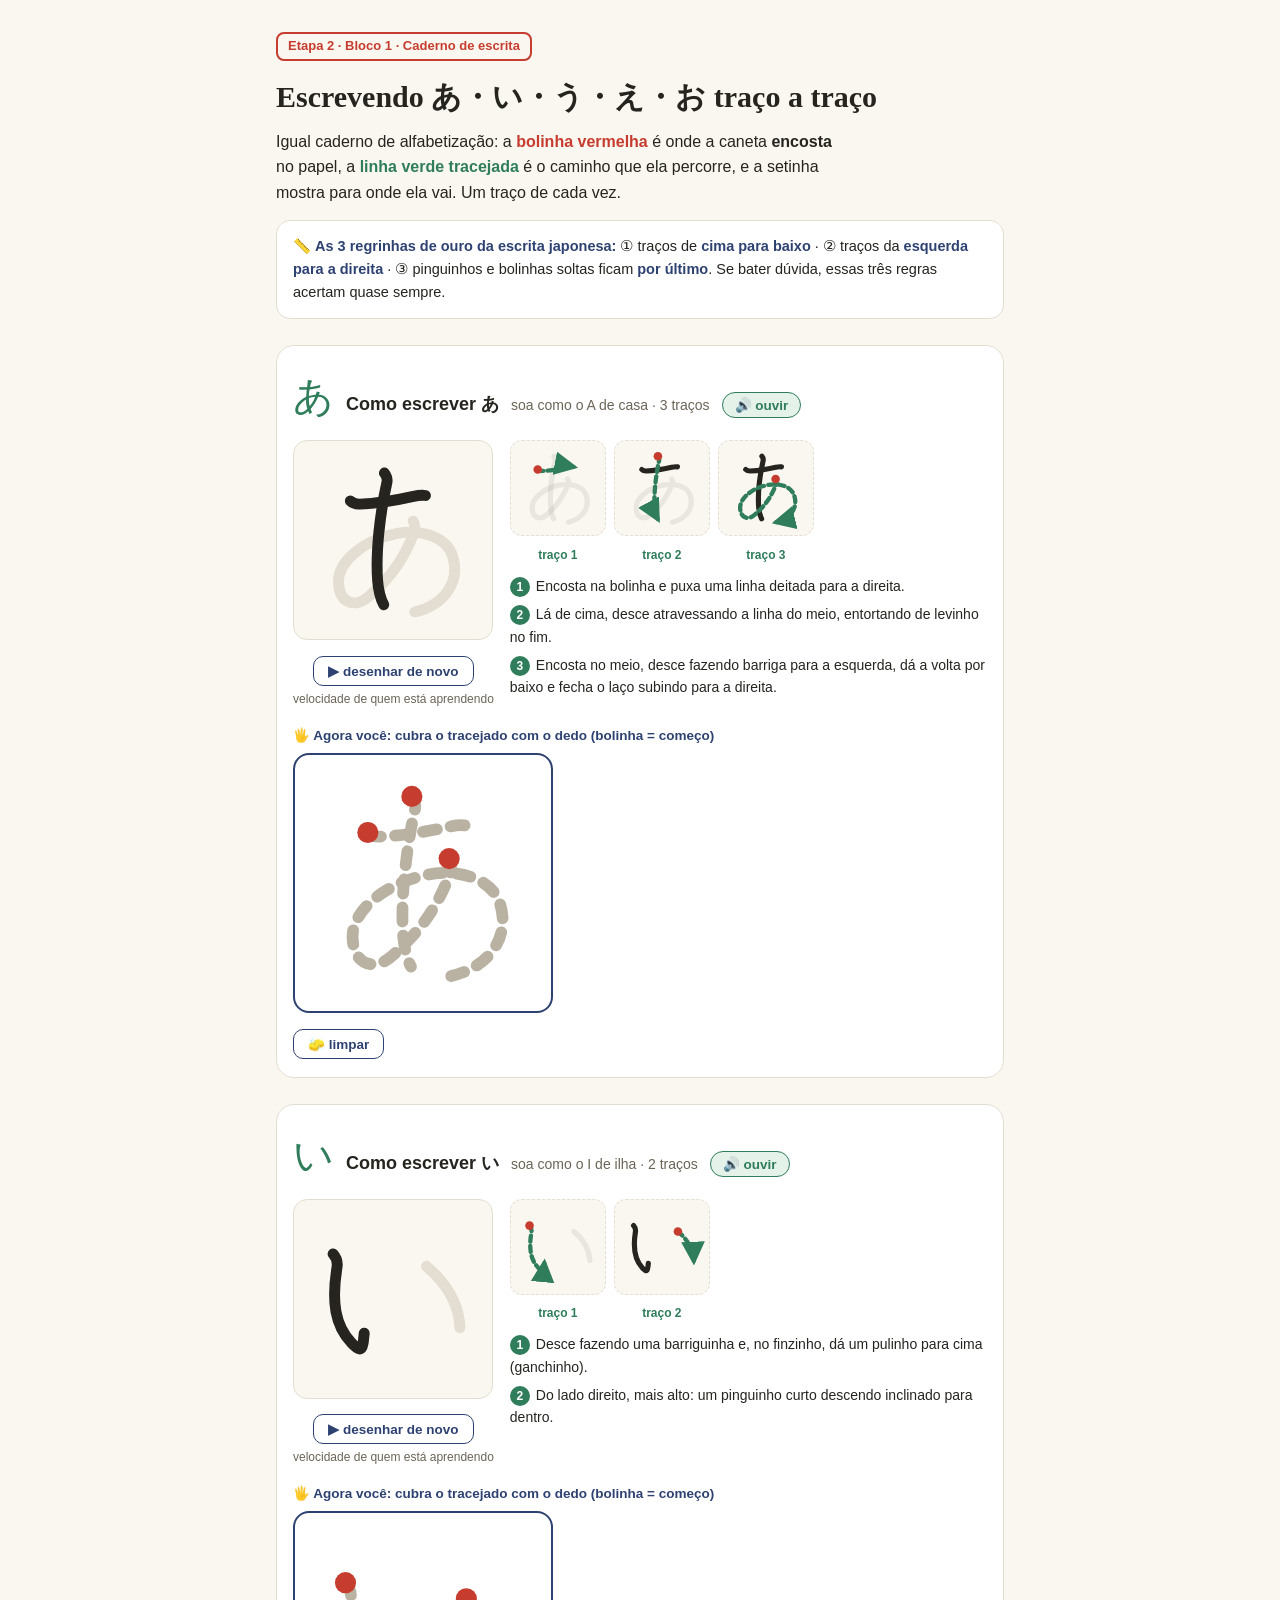
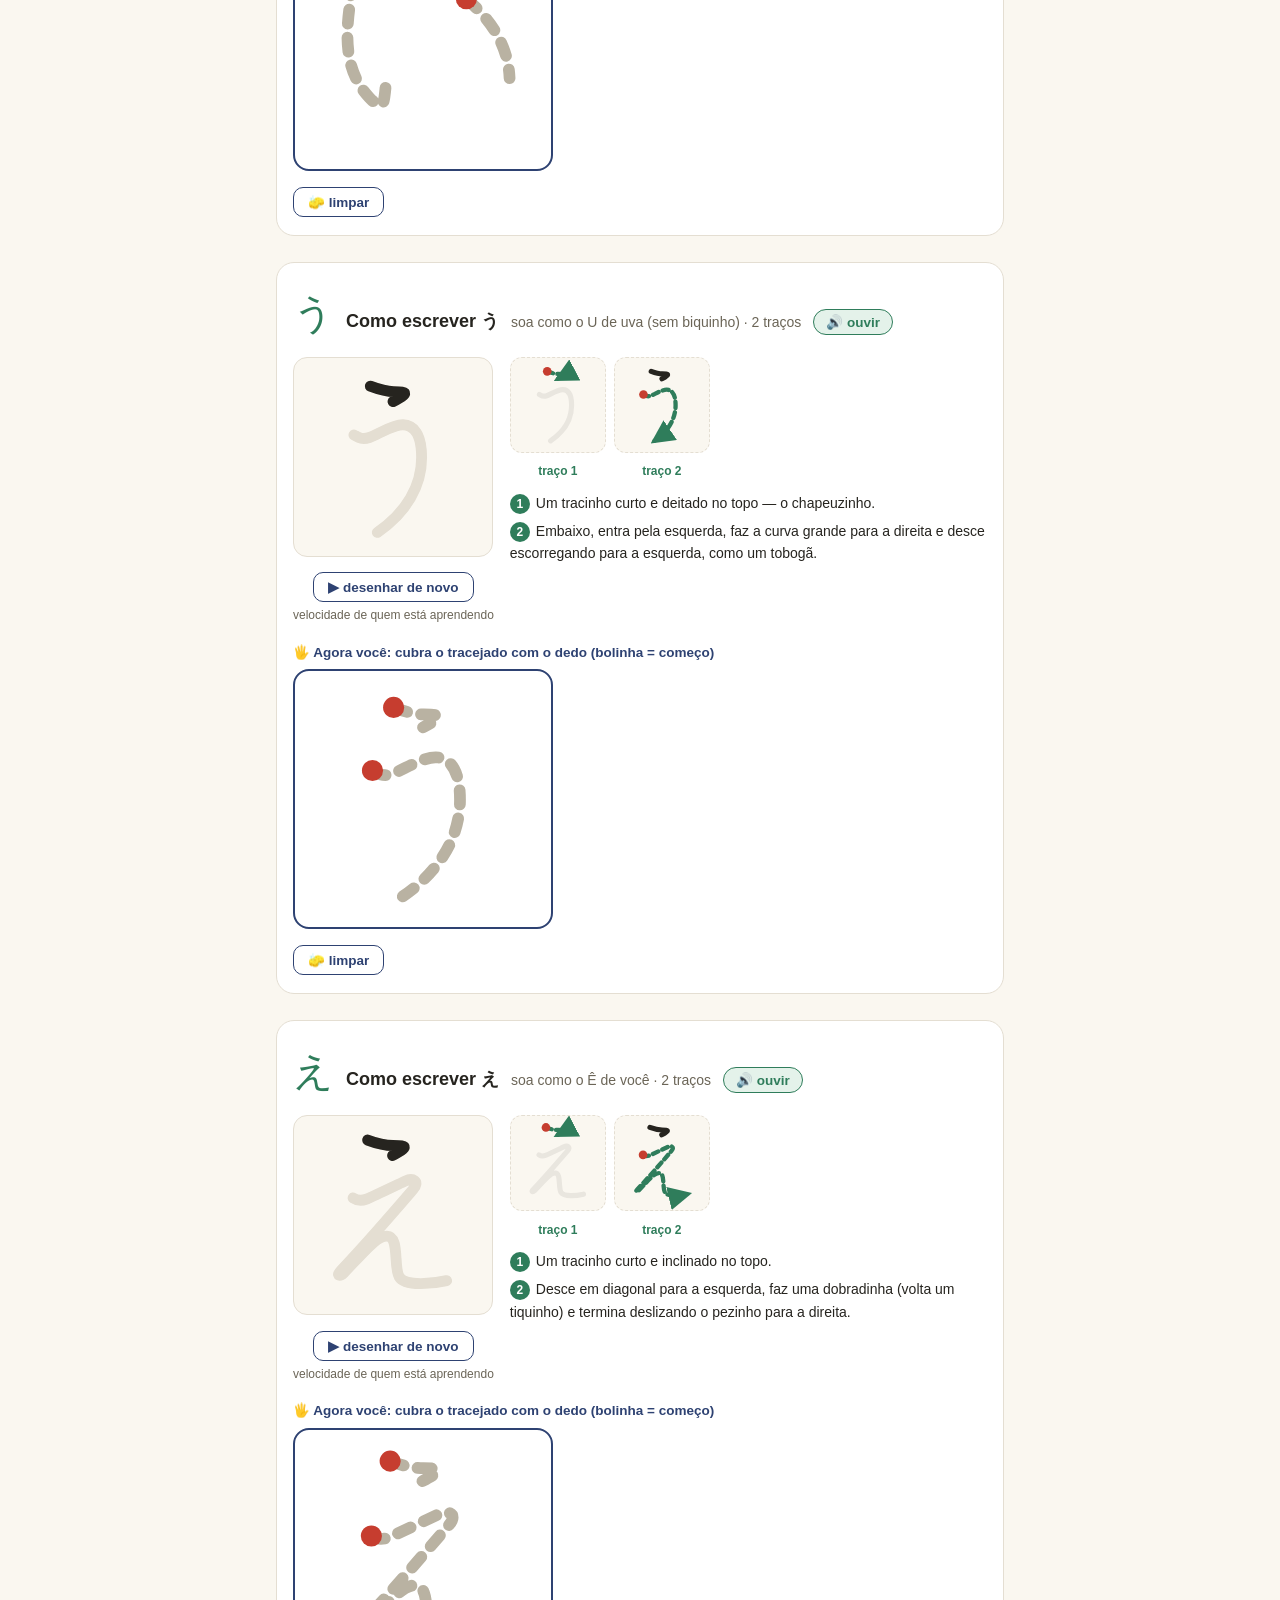
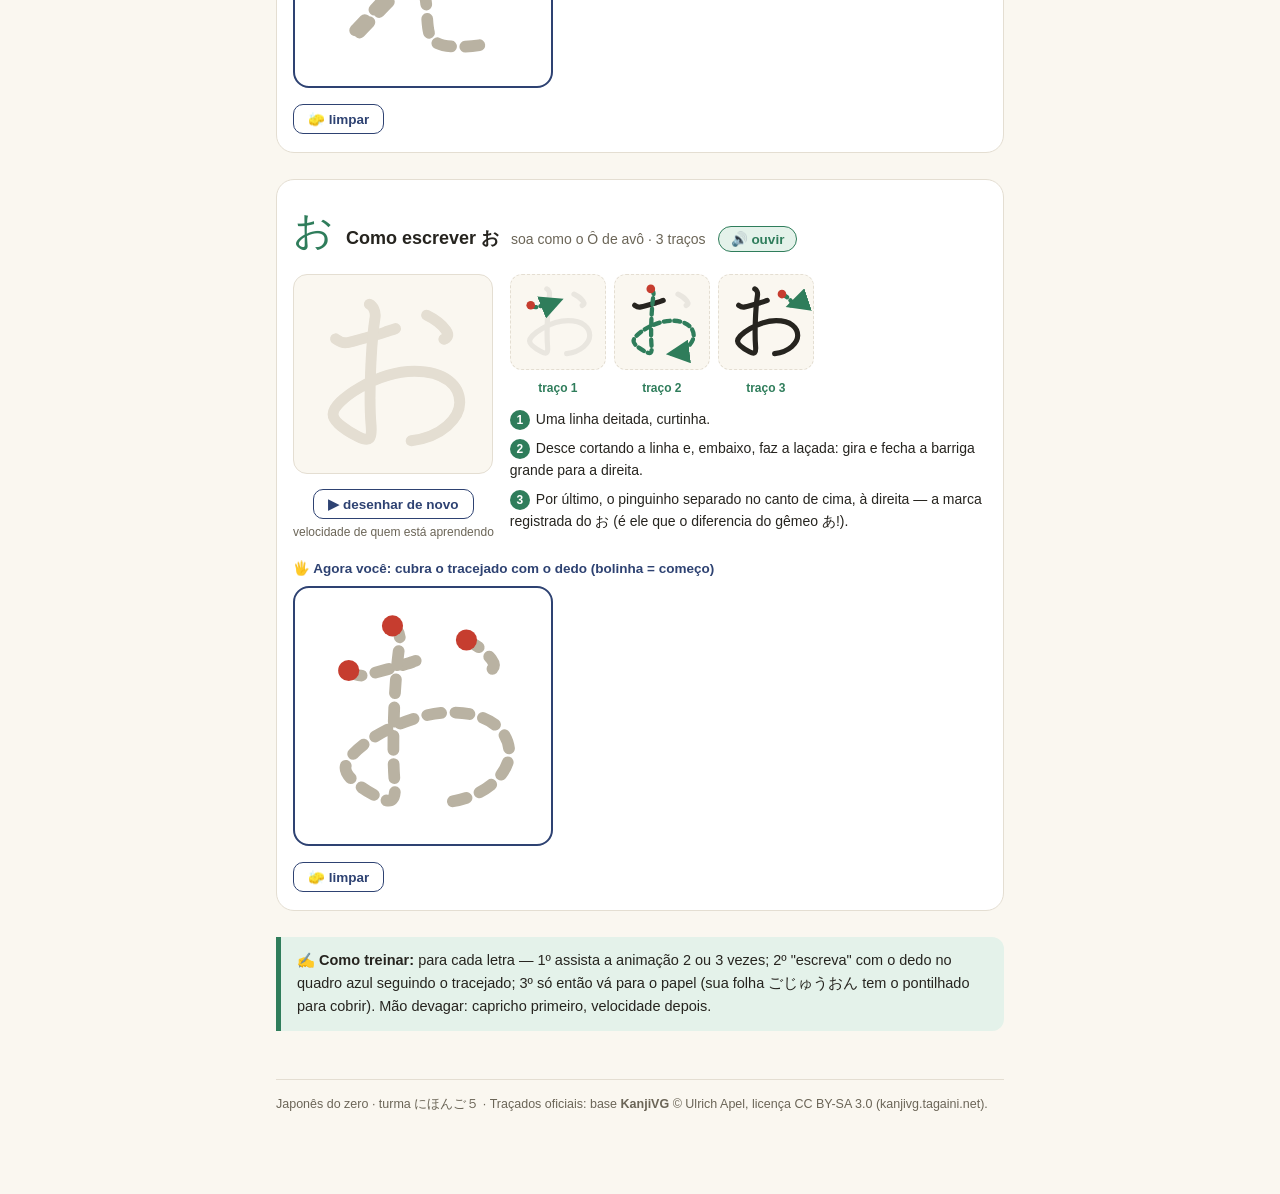
<file: site/aulas/hiragana-vogais/index.html>
<!DOCTYPE html>
<html lang="pt-BR">
<head>
<meta charset="UTF-8">
<meta name="viewport" content="width=device-width, initial-scale=1.0">
<title>Caderno de escrita · あいうえお traço a traço</title>
<style>
  :root{
    --paper:#FAF7F0; --ink:#26241F; --soft:#6B6557; --indigo:#2E4272;
    --hira:#2F7D5B; --hira-bg:#E4F2EA; --hanko:#C63D2F; --line:#E4DED2;
  }
  *{box-sizing:border-box; margin:0; padding:0;}
  body{background:var(--paper); color:var(--ink);
    font-family:-apple-system,"Segoe UI",Roboto,"Noto Sans",sans-serif;
    line-height:1.6; font-size:16px;}
  .wrap{max-width:760px; margin:0 auto; padding:32px 16px 80px;}
  h1{font-family:Iowan Old Style,Georgia,serif; font-size:clamp(23px,5vw,30px); margin-bottom:8px;}
  p{margin-bottom:12px; max-width:64ch;}
  .stamp{display:inline-block; border:2px solid var(--hanko); color:var(--hanko);
    border-radius:8px; padding:2px 10px; font-size:13px; font-weight:600; margin-bottom:12px;}
  .jp{font-family:"Hiragino Sans","Yu Gothic","Noto Sans JP",sans-serif;}
  .regras{background:#fff; border:1px solid var(--line); border-radius:14px; padding:14px 16px; margin:14px 0; font-size:14.5px;}
  .regras b{color:var(--indigo);}

  .licao{background:#fff; border:1px solid var(--line); border-radius:18px; padding:18px 16px; margin:26px 0;}
  .licao-h{display:flex; align-items:baseline; gap:12px; margin-bottom:12px; flex-wrap:wrap;}
  .licao-h .g{font-size:40px; color:var(--hira);}
  .licao-h .nome{font-weight:700; font-size:18px;}
  .licao-h .som{color:var(--soft); font-size:14px;}

  .zona{display:flex; gap:16px; flex-wrap:wrap; align-items:flex-start;}
  .anim-box{text-align:center;}
  .anim-box svg{width:200px; height:200px; background:var(--paper); border:1.5px solid var(--line); border-radius:14px;}
  .btn{margin-top:8px; border:1.5px solid var(--indigo); color:var(--indigo); background:#fff;
    border-radius:10px; padding:6px 14px; font-size:13.5px; font-weight:600; cursor:pointer; font-family:inherit;}
  .btn:active{background:var(--indigo); color:#fff;}
  .cap{font-size:12px; color:var(--soft); margin-top:4px;}

  .passos{flex:1; min-width:250px;}
  .passos-row{display:flex; gap:8px; flex-wrap:wrap;}
  .passo{text-align:center;}
  .passo svg{width:96px; height:96px; background:var(--paper); border:1.5px dashed var(--line); border-radius:12px;}
  .passo .lbl{font-size:12px; font-weight:700; color:var(--hira); margin-top:2px;}
  .instr{margin-top:10px; font-size:14px;}
  .instr li{margin:6px 0 6px 20px;}
  .instr .n{display:inline-block; background:var(--hira); color:#fff; border-radius:50%;
    width:20px; height:20px; text-align:center; line-height:20px; font-size:12px; font-weight:700; margin-right:6px;}

  .pad-area{margin-top:16px;}
  .pad-t{font-size:13.5px; font-weight:700; color:var(--indigo); margin-bottom:6px;}
  .pad{position:relative; width:min(260px,80vw); height:min(260px,80vw); border:2px solid var(--indigo);
    border-radius:16px; background:#fff; touch-action:none; overflow:hidden;}
  .pad svg,.pad canvas{position:absolute; inset:0; width:100%; height:100%;}
  .pad-btns{margin-top:8px; display:flex; gap:8px;}
  .aviso{background:var(--hira-bg); border-left:5px solid var(--hira); border-radius:0 12px 12px 0;
    padding:12px 16px; margin:18px 0; font-size:14.5px;}
  .btn-som{border:1.5px solid var(--hira); color:var(--hira); background:var(--hira-bg);
    border-radius:999px; padding:4px 12px; font-size:13.5px; font-weight:700; cursor:pointer; font-family:inherit;}
  .btn-som:active{background:var(--hira); color:#fff;}
  .btn-som[disabled]{opacity:.45; cursor:not-allowed;}
  .som-aviso{background:#FFF4E5; border-left:5px solid #E0A030; border-radius:0 12px 12px 0;
    padding:10px 14px; margin:12px 0; font-size:13.5px; display:none;}
  footer{margin-top:48px; font-size:12.5px; color:var(--soft); border-top:1px solid var(--line); padding-top:14px;}
</style>
</head>
<body>
<div class="wrap">
  <span class="stamp">Etapa 2 · Bloco 1 · Caderno de escrita</span>
  <h1>Escrevendo <span class="jp">あ・い・う・え・お</span> traço a traço</h1>
  <p>Igual caderno de alfabetização: a <b style="color:var(--hanko)">bolinha vermelha</b> é onde a caneta <b>encosta</b> no papel, a <b style="color:var(--hira)">linha verde tracejada</b> é o caminho que ela percorre, e a setinha mostra para onde ela vai. Um traço de cada vez.</p>

  <div class="regras">📏 <b>As 3 regrinhas de ouro da escrita japonesa:</b> ① traços de <b>cima para baixo</b> · ② traços da <b>esquerda para a direita</b> · ③ pinguinhos e bolinhas soltas ficam <b>por último</b>. Se bater dúvida, essas três regras acertam quase sempre.</div>

  <div id="som-aviso" class="som-aviso"></div>
  <div id="licoes"></div>

  <div class="aviso">✍️ <b>Como treinar:</b> para cada letra — 1º assista a animação 2 ou 3 vezes; 2º "escreva" com o dedo no quadro azul seguindo o tracejado; 3º só então vá para o papel (sua folha ごじゅうおん tem o pontilhado para cobrir). Mão devagar: capricho primeiro, velocidade depois.</div>

  <footer>Japonês do zero · turma にほんご５ · Traçados oficiais: base <b>KanjiVG</b> © Ulrich Apel, licença CC BY-SA 3.0 (kanjivg.tagaini.net).</footer>
</div>

<svg width="0" height="0" style="position:absolute">
  <defs>
    <marker id="arrw" viewBox="0 0 10 10" refX="8" refY="5" markerWidth="5.5" markerHeight="5.5" orient="auto-start-reverse">
      <path d="M0,0 L10,5 L0,10 z" fill="#2F7D5B"/>
    </marker>
  </defs>
</svg>

<script>
const DATA = {
  "あ": ["M31.01,33c0.88,0.88,2.75,1.82,5.25,1.75c8.62-0.25,20-2.12,29.5-4.25c1.51-0.34,4.62-0.88,6.62-0.5",
         "M49.76,17.62c0.88,1,1.82,3.26,1.38,5.25c-3.75,16.75-6.25,38.13-5.13,53.63c0.41,5.7,1.88,10.88,3.38,13.62",
         "M65.63,44.12c0.75,1.12,1.16,4.39,0.5,6.12c-4.62,12.26-11.24,23.76-25.37,35.76c-6.86,5.83-15.88,3.75-16.25-8.38c-0.34-10.87,13.38-23.12,32.38-26.74c12.42-2.37,27,1.38,30.5,12.75c4.05,13.18-3.76,26.37-20.88,30.49"],
  "い": ["M21.5,29.66c2.01,2.17,2.61,4.68,2.17,7.43c-3.09,19.16-1.03,32.01,7.93,41.45c6.12,6.45,6.26,3.14,7.04-5.21",
         "M72.96,36.51c9.44,8.05,17.79,18.82,18.41,33.83"],
  "う": ["M42,15.5c5.62,2.12,9.62,3,12.88,3c8.27,0,8,1.12-0.38,5.5",
         "M33,42.38c2.12,1.12,4.12,2.88,8.5,1.38c4.38-1.5,12.75-7.12,18.5-7c5.75,0.12,10.25,5,10.25,18c0,15.49-8.25,30.24-24.37,41.24"],
  "え": ["M40.52,13.25c5.62,2.12,10,3,14.12,3c8.27,0,8,1.12-0.38,5.5",
         "M32.52,45.12c1.88,1.25,4.5,1.75,7.38,0.62c3.29-1.29,17-7.88,21.25-9.88c4.25-2,8.32,0.04,4.38,4.62c-12.26,14.27-27.26,31.52-39.51,44.4c-3.26,3.42-0.58,3.54,1.5,1.37c13.5-14.12,18.12-20.12,23.62-20.12c7.13,0,3.5,16.75,6.75,22.38c3.25,5.63,19.12,3.75,26.12,2.12"],
  "お": ["M22.88,35.12c1.38,1,3.62,2.38,6,2.12c2.38-0.26,19.62-5.12,21.12-5.74c1.5-0.62,4-1.25,5.88-2",
         "M41.5,16.12c2.25,1,3.59,4.39,3.12,7.38c-2.5,16.12-3.37,45.53-2.25,58.38c0.75,8.62-0.64,10.45-7.12,7.12c-5.13-2.62-13.75-8-13.75-12.38c0-7.5,24.38-23.62,44.75-23.62c17.25,0,25,8.25,25,17.25c0,8.25-9.38,18.88-26.75,21",
         "M73,22.12c5.38,2.62,8.88,5.88,10.62,8.25c2.27,3.08,0.38,4.5-1.12,5"]
};
const SOM = {"あ":"soa como o A de casa","い":"soa como o I de ilha","う":"soa como o U de uva (sem biquinho)","え":"soa como o Ê de você","お":"soa como o Ô de avô"};
const INSTR = {
  "あ": ["Encosta na bolinha e puxa uma linha deitada para a direita.",
         "Lá de cima, desce atravessando a linha do meio, entortando de levinho no fim.",
         "Encosta no meio, desce fazendo barriga para a esquerda, dá a volta por baixo e fecha o laço subindo para a direita."],
  "い": ["Desce fazendo uma barriguinha e, no finzinho, dá um pulinho para cima (ganchinho).",
         "Do lado direito, mais alto: um pinguinho curto descendo inclinado para dentro."],
  "う": ["Um tracinho curto e deitado no topo — o chapeuzinho.",
         "Embaixo, entra pela esquerda, faz a curva grande para a direita e desce escorregando para a esquerda, como um tobogã."],
  "え": ["Um tracinho curto e inclinado no topo.",
         "Desce em diagonal para a esquerda, faz uma dobradinha (volta um tiquinho) e termina deslizando o pezinho para a direita."],
  "お": ["Uma linha deitada, curtinha.",
         "Desce cortando a linha e, embaixo, faz a laçada: gira e fecha a barriga grande para a direita.",
         "Por último, o pinguinho separado no canto de cima, à direita — a marca registrada do お (é ele que o diferencia do gêmeo あ!)."]
};
/* ---- áudio: pronúncia usando a voz de japonês do navegador ---- */
const ROMAJI = {"あ":"a","い":"i","う":"u","え":"e","お":"o","か":"ka","き":"ki","く":"ku","け":"ke","こ":"ko"};
function vozJaponesa(){
  const vozes = speechSynthesis.getVoices();
  return vozes.find(v => v.lang && v.lang.toLowerCase().replace('_','-').startsWith('ja')) || null;
}
function falar(ch, btn){
  const status = (t, ms) => { if(!btn) return; const orig = '🔊 ouvir'; btn.textContent = t; if(ms) setTimeout(() => btn.textContent = orig, ms); };
  if(!('speechSynthesis' in window)){ status('🔇 sem suporte', 2500); mostrarAviso('Este navegador não tem síntese de voz. Abra o arquivo no Chrome ou Edge.'); return; }
  if(speechSynthesis.getVoices().length === 0){
    status('⏳ carregando…');
    speechSynthesis.onvoiceschanged = () => { speechSynthesis.onvoiceschanged = null; falar(ch, btn); };
    setTimeout(() => { if(btn.textContent.startsWith('⏳')) falar(ch, btn); }, 1500);
    return;
  }
  speechSynthesis.cancel();
  const v = vozJaponesa();
  const u = new SpeechSynthesisUtterance(v ? ch : (ROMAJI[ch] || ch));
  if(v){ u.voice = v; u.lang = v.lang; }
  else { u.lang = 'pt-BR'; mostrarAviso('Sem voz de japonês instalada: estou lendo a letra em romaji com a voz disponível. Para o som real, instale o japonês nas configurações de texto-para-fala do sistema.'); }
  u.rate = 0.75; u.pitch = 1;
  u.onstart = () => status('🔈 falando…');
  u.onend = () => status('🔊 ouvir');
  u.onerror = e => { status('🔇 erro', 2500); mostrarAviso('O navegador bloqueou o áudio ('+(e.error||'')+'). Se está vendo isto numa pré-visualização, baixe o arquivo e abra-o direto no Chrome/Edge.'); };
  speechSynthesis.speak(u);
}
function mostrarAviso(msg){ const av = document.getElementById('som-aviso'); if(!av) return; av.textContent = '🔇 ' + msg; av.style.display = 'block'; }
if('speechSynthesis' in window){ speechSynthesis.getVoices(); }
const NS = "http://www.w3.org/2000/svg";
const cont = document.getElementById('licoes');
const animadores = [];

function svgEl(tag, attrs){ const e = document.createElementNS(NS, tag); for(const k in attrs) e.setAttribute(k, attrs[k]); return e; }
function baseSvg(){ const s = svgEl('svg', {viewBox:"0 0 109 109"}); return s; }
function pathEl(d, opts){ return svgEl('path', Object.assign({d:d, fill:"none", "stroke-linecap":"round", "stroke-linejoin":"round"}, opts)); }

Object.keys(DATA).forEach(ch => {
  const strokes = DATA[ch];
  const sec = document.createElement('div'); sec.className = 'licao';
  sec.innerHTML = '<div class="licao-h"><span class="g jp">'+ch+'</span><span class="nome">Como escrever '+ch+'</span><span class="som">'+SOM[ch]+' · '+strokes.length+' traços</span></div>';
  const btnSom = document.createElement('button'); btnSom.className = 'btn-som'; btnSom.type = 'button';
  btnSom.textContent = '🔊 ouvir'; btnSom.title = 'Ouvir a pronúncia de '+ch;
  btnSom.addEventListener('click', () => falar(ch, btnSom));
  sec.querySelector('.licao-h').appendChild(btnSom);

  const zona = document.createElement('div'); zona.className = 'zona';

  /* ---- animação ---- */
  const animBox = document.createElement('div'); animBox.className = 'anim-box';
  const asvg = baseSvg();
  strokes.forEach(d => asvg.appendChild(pathEl(d, {stroke:"#E4DED2","stroke-width":6})));
  const animPaths = strokes.map(d => { const p = pathEl(d, {stroke:"#26241F","stroke-width":6}); asvg.appendChild(p); return p; });
  animBox.appendChild(asvg);
  const btn = document.createElement('button'); btn.className = 'btn'; btn.textContent = '▶ desenhar de novo';
  const cap = document.createElement('div'); cap.className = 'cap'; cap.textContent = 'velocidade de quem está aprendendo';
  animBox.appendChild(document.createElement('br')); animBox.appendChild(btn); animBox.appendChild(cap);

  function animar(){
    let delay = 300;
    animPaths.forEach(p => {
      const len = p.getTotalLength();
      p.style.transition = 'none';
      p.style.strokeDasharray = len; p.style.strokeDashoffset = len;
      p.getBoundingClientRect();
      const dur = Math.max(len*14, 500);
      setTimeout(() => { p.style.transition = 'stroke-dashoffset '+dur+'ms linear'; p.style.strokeDashoffset = 0; }, delay);
      delay += dur + 350;
    });
  }
  btn.addEventListener('click', animar);
  animadores.push(animar);

  /* ---- passos ---- */
  const passos = document.createElement('div'); passos.className = 'passos';
  const row = document.createElement('div'); row.className = 'passos-row';
  strokes.forEach((d, k) => {
    const box = document.createElement('div'); box.className = 'passo';
    const s = baseSvg();
    strokes.forEach((d2, j) => {
      if (j < k) s.appendChild(pathEl(d2, {stroke:"#26241F","stroke-width":6}));
      else if (j > k) s.appendChild(pathEl(d2, {stroke:"#26241F","stroke-width":6, opacity:0.08}));
    });
    const guia = pathEl(d, {stroke:"#2F7D5B","stroke-width":5,"stroke-dasharray":"7 5","marker-end":"url(#arrw)"});
    s.appendChild(guia);
    box.appendChild(s);
    const lbl = document.createElement('div'); lbl.className = 'lbl'; lbl.textContent = 'traço '+(k+1);
    box.appendChild(lbl);
    row.appendChild(box);
    requestAnimationFrame(() => {
      const p0 = guia.getPointAtLength(0);
      s.appendChild(svgEl('circle', {cx:p0.x, cy:p0.y, r:5, fill:"#C63D2F"}));
    });
  });
  passos.appendChild(row);
  const ol = document.createElement('div'); ol.className = 'instr';
  ol.innerHTML = INSTR[ch].map((t,i) => '<div style="margin:6px 0"><span class="n">'+(i+1)+'</span>'+t+'</div>').join('');
  passos.appendChild(ol);

  zona.appendChild(animBox); zona.appendChild(passos);
  sec.appendChild(zona);

  /* ---- quadro do dedo ---- */
  const padArea = document.createElement('div'); padArea.className = 'pad-area';
  padArea.innerHTML = '<div class="pad-t">🖐️ Agora você: cubra o tracejado com o dedo (bolinha = começo)</div>';
  const pad = document.createElement('div'); pad.className = 'pad';
  const gsvg = baseSvg();
  strokes.forEach(d => {
    const g = pathEl(d, {stroke:"#B9B2A2","stroke-width":5,"stroke-dasharray":"6 6"});
    gsvg.appendChild(g);
    requestAnimationFrame(() => {
      const p0 = g.getPointAtLength(0);
      gsvg.appendChild(svgEl('circle', {cx:p0.x, cy:p0.y, r:4.5, fill:"#C63D2F"}));
    });
  });
  const cv = document.createElement('canvas');
  pad.appendChild(gsvg); pad.appendChild(cv);
  padArea.appendChild(pad);
  const btns = document.createElement('div'); btns.className = 'pad-btns';
  const limpar = document.createElement('button'); limpar.className = 'btn'; limpar.textContent = '🧽 limpar';
  btns.appendChild(limpar); padArea.appendChild(btns);
  sec.appendChild(padArea);
  cont.appendChild(sec);

  function setupCanvas(){
    const r = pad.getBoundingClientRect(); const dpr = window.devicePixelRatio || 1;
    cv.width = r.width*dpr; cv.height = r.height*dpr;
    const ctx = cv.getContext('2d'); ctx.scale(dpr, dpr);
    ctx.lineCap = 'round'; ctx.lineJoin = 'round'; ctx.lineWidth = 10; ctx.strokeStyle = 'rgba(47,125,91,.85)';
    return ctx;
  }
  let ctx = null, desenhando = false;
  requestAnimationFrame(() => { ctx = setupCanvas(); });
  function pos(ev){ const r = cv.getBoundingClientRect(); return [ev.clientX-r.left, ev.clientY-r.top]; }
  pad.addEventListener('pointerdown', ev => { if(!ctx) ctx = setupCanvas(); desenhando = true; const [x,y] = pos(ev); ctx.beginPath(); ctx.moveTo(x,y); ev.preventDefault(); });
  pad.addEventListener('pointermove', ev => { if(!desenhando) return; const [x,y] = pos(ev); ctx.lineTo(x,y); ctx.stroke(); ev.preventDefault(); });
  window.addEventListener('pointerup', () => desenhando = false);
  limpar.addEventListener('click', () => { const r = pad.getBoundingClientRect(); ctx.clearRect(0,0,r.width,r.height); });
});

window.addEventListener('load', () => { animadores.forEach((a,i) => setTimeout(a, i*400)); });
</script>
</body>
</html>
</file>
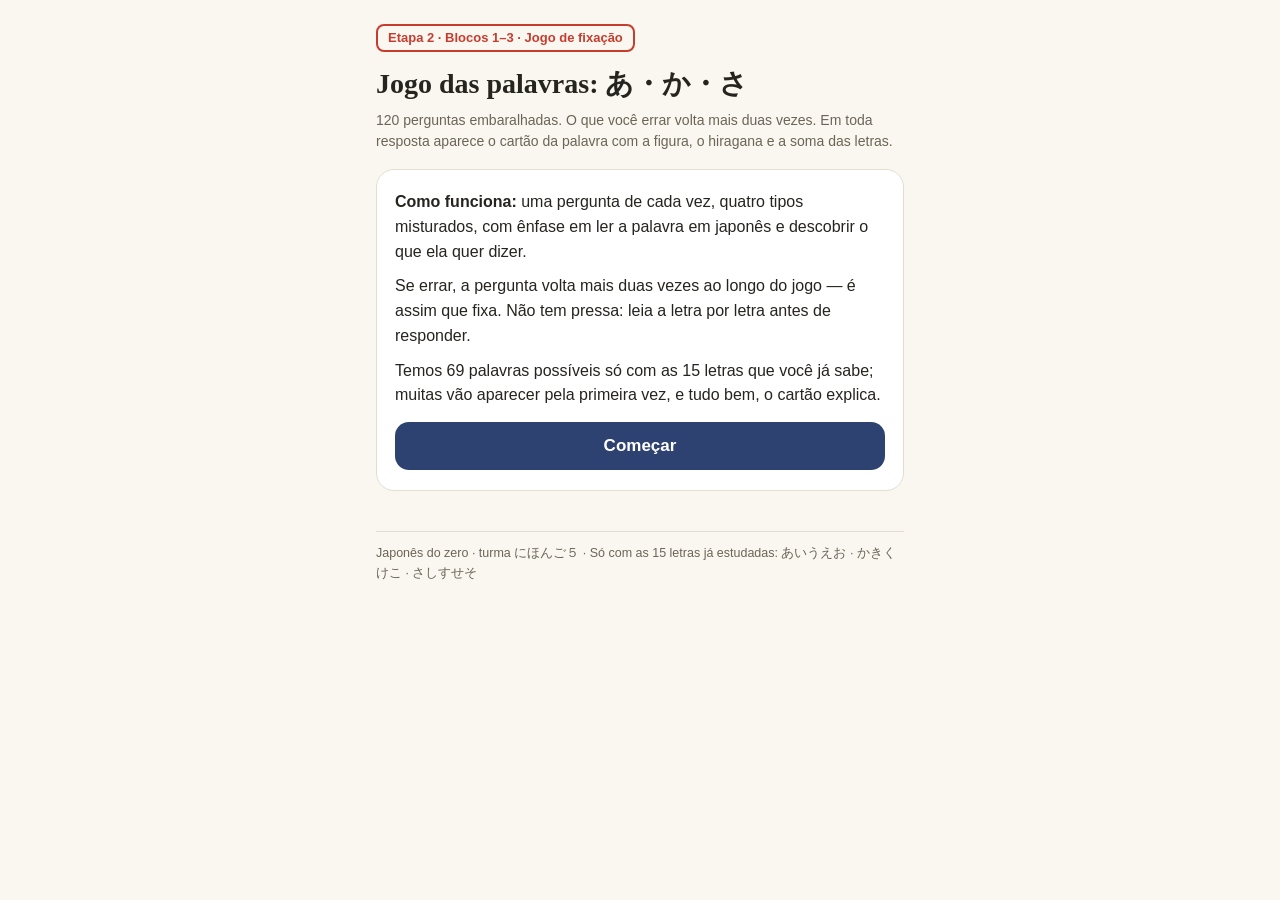
<file: site/aulas/jogo-palavras-a-ka-sa/index.html>
<!DOCTYPE html>
<html lang="pt-BR">
<head>
<meta charset="UTF-8">
<meta name="viewport" content="width=device-width, initial-scale=1.0">
<title>Jogo das palavras · あ・か・さ</title>
<style>
  :root{
    --paper:#FAF7F0; --ink:#26241F; --soft:#6B6557; --indigo:#2E4272;
    --hira:#2F7D5B; --hira-bg:#E4F2EA; --hanko:#C63D2F; --hanko-bg:#FBE9E6; --line:#E4DED2;
    --sun:#F6D66B;
  }
  *{box-sizing:border-box; margin:0; padding:0;}
  body{background:var(--paper); color:var(--ink);
    font-family:-apple-system,"Segoe UI",Roboto,"Noto Sans",sans-serif; line-height:1.55; font-size:16px;}
  .jp{font-family:"Hiragino Sans","Yu Gothic","Noto Sans JP",sans-serif;}
  .wrap{max-width:560px; margin:0 auto; padding:24px 16px 60px;}
  h1{font-family:Iowan Old Style,Georgia,serif; font-size:clamp(22px,5vw,28px); margin-bottom:4px;}
  .stamp{display:inline-block; border:2px solid var(--hanko); color:var(--hanko); border-radius:8px;
    padding:2px 10px; font-size:13px; font-weight:600; margin-bottom:10px;}
  .sub{color:var(--soft); font-size:14px; margin-bottom:16px;}

  .barra{display:flex; align-items:center; gap:10px; font-size:13px; color:var(--soft); margin:6px 0 14px;}
  .trilho{flex:1; height:8px; background:#fff; border:1px solid var(--line); border-radius:99px; overflow:hidden;}
  .trilho i{display:block; height:100%; width:0; background:var(--hira); transition:width .3s;}

  .tipo{font-size:12.5px; font-weight:700; color:var(--indigo); margin-bottom:6px;}
  .card{background:#fff; border:1px solid var(--line); border-radius:18px; padding:20px 18px;}
  .pergunta{font-size:18px; font-weight:700; margin-bottom:6px;}
  .pergunta .g{font-size:52px; color:var(--hira); display:block; line-height:1.2; letter-spacing:.06em;}
  .opcoes{display:grid; gap:10px; margin-top:14px;}
  .op{border:2px solid var(--line); background:var(--paper); border-radius:14px; padding:12px 14px;
    font-size:18px; text-align:left; cursor:pointer; font-family:inherit; color:var(--ink); transition:border-color .15s;}
  .op.jp{font-size:26px; color:var(--hira);}
  .op:hover{border-color:var(--indigo);}
  .op:focus-visible{outline:3px solid var(--indigo); outline-offset:2px;}
  .op.certa{border-color:var(--hira); background:var(--hira-bg);}
  .op.errada{border-color:var(--hanko); background:var(--hanko-bg);}
  .op[disabled]{cursor:default;}

  /* cartão da palavra (a parte importante) */
  .fig{display:none; margin-top:16px; border-radius:18px; overflow:hidden; border:1px solid var(--line); background:#fff;}
  .fig.on{display:block; animation:sobe .25s ease-out;}
  @keyframes sobe{from{opacity:0; transform:translateY(8px);} to{opacity:1; transform:none;}}
  @media (prefers-reduced-motion:reduce){ .fig.on{animation:none;} }
  .veredito{padding:10px 16px; font-weight:700; font-size:15px;}
  .veredito.ok{background:var(--hira-bg); color:var(--hira);}
  .veredito.nao{background:var(--hanko-bg); color:var(--hanko);}
  .fig-corpo{display:flex; gap:16px; padding:16px; align-items:center;}
  .fig-img{flex:0 0 118px; height:118px; border-radius:16px; display:flex; align-items:center; justify-content:center;
    font-size:72px; line-height:1; background:var(--sun);}
  .fig-txt{flex:1; min-width:0;}
  .fig-jp{font-size:44px; color:var(--hira); line-height:1.15; letter-spacing:.04em;}
  .fig-ro{font-size:13.5px; color:var(--soft); letter-spacing:.05em;}
  .fig-pt{font-size:20px; font-weight:700; margin:2px 0 8px;}
  .soma{display:flex; flex-wrap:wrap; gap:6px; align-items:center; margin-bottom:8px;}
  .soma .l{border:1.5px solid var(--hira); border-radius:10px; padding:2px 8px; text-align:center; background:var(--hira-bg); min-width:40px;}
  .soma .l b{display:block; font-size:22px; color:var(--hira); line-height:1.15;}
  .soma .l small{font-size:11px; color:var(--soft);}
  .soma .mais{color:var(--soft); font-weight:700;}
  .btn-som{border:1.5px solid var(--hira); color:var(--hira); background:var(--hira-bg); border-radius:999px;
    padding:4px 12px; font-size:13.5px; font-weight:700; cursor:pointer; font-family:inherit;}
  .btn-som:active{background:var(--hira); color:#fff;}
  .fig-nota{padding:0 16px 14px; font-size:13.5px; color:var(--soft);}
  .prox{display:block; width:100%; margin-top:14px; border:0; background:var(--indigo); color:#fff; border-radius:14px;
    padding:14px; font-size:17px; font-weight:700; cursor:pointer; font-family:inherit;}
  .prox:focus-visible{outline:3px solid var(--hanko); outline-offset:2px;}
  .som-aviso{background:#FFF4E5; border-left:5px solid #E0A030; border-radius:0 12px 12px 0;
    padding:10px 14px; margin:12px 0; font-size:13.5px; display:none;}

  /* tela inicial / final */
  .inicio p, .fim p{margin-bottom:10px; max-width:60ch;}
  .lista-rev{display:grid; grid-template-columns:repeat(auto-fill,minmax(120px,1fr)); gap:8px; margin:12px 0;}
  .rev{border:1.5px solid var(--line); border-radius:12px; padding:8px; text-align:center; background:var(--paper);}
  .rev .e{font-size:30px;}
  .rev .j{font-size:22px; color:var(--hira); display:block;}
  .rev .p{font-size:12.5px;}
  .rev .n{font-size:11px; color:var(--hanko); font-weight:700;}
  .placar{font-size:30px; font-weight:700; color:var(--hira); margin:6px 0;}
  footer{margin-top:40px; font-size:12.5px; color:var(--soft); border-top:1px solid var(--line); padding-top:12px;}
</style>
</head>
<body>
<div class="wrap">
  <span class="stamp">Etapa 2 · Blocos 1–3 · Jogo de fixação</span>
  <h1>Jogo das palavras: あ・か・さ</h1>
  <p class="sub">120 perguntas embaralhadas. O que você errar volta mais duas vezes. Em toda resposta aparece o cartão da palavra com a figura, o hiragana e a soma das letras.</p>
  <div id="som-aviso" class="som-aviso"></div>
  <div id="tela"></div>
  <footer>Japonês do zero · turma にほんご５ · Só com as 15 letras já estudadas: あいうえお · かきくけこ · さしすせそ</footer>
</div>

<script>
/* ---------- DADOS ---------- */
const KANA = [
  {ch:'あ',ro:'a',som:'soa como o A de água',tr:3},{ch:'い',ro:'i',som:'soa como o I de ilha',tr:2},
  {ch:'う',ro:'u',som:'soa como o U de uva (sem biquinho)',tr:2},{ch:'え',ro:'e',som:'soa como o É de pé',tr:2},
  {ch:'お',ro:'o',som:'soa como o Ó de sol',tr:3},
  {ch:'か',ro:'ka',som:'soa como o CA de casa',tr:3},{ch:'き',ro:'ki',som:'soa como o QUI de quilo',tr:4},
  {ch:'く',ro:'ku',som:'soa como o CU de cume',tr:1},{ch:'け',ro:'ke',som:'soa como o QUÉ de quero',tr:3},
  {ch:'こ',ro:'ko',som:'soa como o CÓ de coco',tr:2},
  {ch:'さ',ro:'sa',som:'soa como o SA de sala',tr:3},{ch:'し',ro:'shi',som:'soa como o XI de xícara',tr:1},
  {ch:'す',ro:'su',som:'soa como o SU de suco',tr:2},{ch:'せ',ro:'se',som:'soa como o SÉ de sete',tr:3},
  {ch:'そ',ro:'so',som:'soa como o SÓ de sol',tr:1},
];
const K = Object.fromEntries(KANA.map(k=>[k.ch,k]));
const CONFUSO = {'あ':'お','お':'あ','さ':'き','き':'さ','け':'せ','せ':'け','し':'く','く':'し','い':'こ','こ':'い','う':'え','え':'う','す':'そ','そ':'す','か':'さ'};

const PALAVRAS = [
  ['あい','amor','❤️'],['あお','azul','🟦'],['あか','vermelho','🟥'],['あき','outono','🍂'],['あさ','manhã','🌅'],
  ['あし','pé / perna','🦶'],['あせ','suor','💦'],['あう','encontrar','🤝'],['あく','abrir','🚪'],
  ['あかい','vermelho (cor de algo)','🔴'],['あおい','azul (cor de algo)','🔵'],['あさい','raso','🐾'],
  ['いえ','casa','🏠'],['いか','lula','🦑'],['いき','respiração','😮‍💨'],['いけ','lagoa','🏞️'],['いし','pedra','🪨'],
  ['いす','cadeira','🪑'],['いく','ir','🚶'],['いう','dizer','💬'],['いいえ','não','❌'],
  ['うえ','em cima','⬆️'],['うし','vaca','🐄'],['うそ','mentira','🤥'],['うお','peixe','🐟'],['うすい','fino','📄'],
  ['え','desenho / quadro','🖼️'],['えき','estação de trem','🚉'],
  ['おか','colina','⛰️'],['おかし','doce','🍬'],['おく','colocar','📥'],['おす','empurrar','👐'],
  ['おいしい','gostoso','😋'],['おそい','lento / atrasado','🐢'],['おおきい','grande','🐘'],
  ['か','mosquito','🦟'],['かい','concha','🐚'],['かお','rosto','😊'],['かき','caqui','🟠'],['かさ','guarda-chuva','☂️'],
  ['かく','escrever','✍️'],['かう','comprar','🛒'],['かえす','devolver','↩️'],
  ['き','árvore','🌳'],['きく','ouvir','👂'],['きそ','base / alicerce','🧱'],
  ['くき','caule','🌱'],['くさ','grama','🌿'],['くし','pente','💇'],['くせ','mania / hábito','🔁'],['くうき','ar','💨'],
  ['けさ','hoje de manhã','☀️'],['けしき','paisagem','🏔️'],
  ['こい','carpa','🎏'],['こえ','voz','🗣️'],['こし','quadril / cintura','🩳'],['こけ','musgo','🍀'],
  ['さか','ladeira','🛣️'],['さけ','saquê','🍶'],['さく','florescer','🌸'],
  ['しお','sal','🧂'],['しか','cervo','🦌'],
  ['すいか','melancia','🍉'],['すき','gostar','😍'],['すし','sushi','🍣'],['すこし','um pouco','🤏'],
  ['せかい','mundo','🌍'],['せき','assento','💺'],
  ['そこ','aí','👉'],
].map(([jp,pt,e])=>({jp,pt,e,ro:[...jp].map(c=>K[c].ro).join('')}));
const P = Object.fromEntries(PALAVRAS.map(p=>[p.jp,p]));
const EXEMPLO = {'あ':'あさ','い':'いす','う':'うし','え':'えき','お':'おかし','か':'かさ','き':'きく','く':'くさ','け':'けしき','こ':'こえ','さ':'さけ','し':'しお','す':'すし','せ':'せかい','そ':'そこ'};

/* ---------- utilidades ---------- */
const rnd = a => a[Math.floor(Math.random()*a.length)];
function shuffle(a){ a=a.slice(); for(let i=a.length-1;i>0;i--){ const j=Math.floor(Math.random()*(i+1)); [a[i],a[j]]=[a[j],a[i]]; } return a; }
function amostra(a,n){ return shuffle(a).slice(0,n); }
function distratores(pool, certo, n, chave){ const out=[]; for(const x of shuffle(pool)){ const v=chave?chave(x):x; if(v!==certo && !out.includes(v)) out.push(v); if(out.length===n) break; } return out; }
function palavraFalsa(jp){ // troca uma letra por uma parecida ou aleatória; nunca retorna palavra real
  for(let t=0;t<30;t++){ const i=Math.floor(Math.random()*jp.length); const c=jp[i];
    const nova=[...jp]; nova[i]=(Math.random()<.7 && CONFUSO[c])?CONFUSO[c]:rnd(KANA).ch; const s=nova.join('');
    if(s!==jp && !P[s]) return s; }
  return null;
}

/* ---------- geração das 120 perguntas ---------- */
function gerar(){
  const Q=[];
  const todas = PALAVRAS.slice();
  // 44 · ler a palavra e achar o significado
  for(const p of amostra(todas,44)){
    Q.push({tipo:'Leitura: o que significa?', prompt:`Leia e escolha o significado:`, g:p.jp, jpOp:false,
      opcoes:shuffle([p.pt, ...distratores(todas,p.pt,3,x=>x.pt)]), certa:p.pt, cartao:p});
  }
  // 15 · letra → som
  for(const k of KANA){
    Q.push({tipo:'Que som tem esta letra?', prompt:`Que som tem a letra`, g:k.ch, opcoes:shuffle([k.ro,...distratores(KANA,k.ro,3,x=>x.ro)]), certa:k.ro, cartao:P[EXEMPLO[k.ch]], letra:k});
  }
  // 10 · som → letra
  for(const k of amostra(KANA,10)){
    Q.push({tipo:'Qual letra tem este som?', prompt:`Qual letra tem o som “${k.ro}”?`, jpOp:true, opcoes:shuffle([k.ch,...distratores(KANA,k.ch,3,x=>x.ch)]), certa:k.ch, cartao:P[EXEMPLO[k.ch]], letra:k});
  }
  // 10 · quantos traços
  for(const k of amostra(KANA,10)){
    const ops=[1,2,3,4].filter(n=>n!==k.tr); Q.push({tipo:'Quantos traços?', prompt:`Quantos traços tem`, g:k.ch, opcoes:shuffle([String(k.tr),...amostra(ops,2).map(String)]), certa:String(k.tr), cartao:P[EXEMPLO[k.ch]], letra:k, nota:`${k.ch} tem ${k.tr} traço${k.tr>1?'s':''}.`});
  }
  // 8 · pares que confundem / intrusa
  const pares=[
    {prompt:'あ ou お: qual tem o pinguinho no alto à direita?',opcoes:['あ','お'],certa:'お',jpOp:true,nota:'お (o) tem o pinguinho; あ (a) não.'},
    {prompt:'さ ou き: qual tem DUAS linhas deitadas?',opcoes:['さ','き'],certa:'き',jpOp:true,nota:'き (ki) tem duas; さ (sa) tem uma.'},
    {prompt:'け ou せ: em qual a linha deitada atravessa a letra inteira?',opcoes:['け','せ'],certa:'せ',jpOp:true,nota:'Em せ (se) a linha cruza tudo; em け (ke) o lado esquerdo é separado.'},
    {prompt:'い ou こ: qual tem os dois traços DEITADOS?',opcoes:['い','こ'],certa:'こ',jpOp:true,nota:'こ (ko) deitados; い (i) em pé.'},
    {prompt:'く ou し: qual termina com um anzol virando para a direita?',opcoes:['く','し'],certa:'し',jpOp:true,nota:'し desce e vira à direita; く é um bico para a esquerda.'},
    {prompt:'Qual é a INTRUSA: か き さ く こ?',opcoes:['き','さ','く','こ'],certa:'さ',jpOp:true,nota:'さ é da linha S; as outras são da linha K.'},
    {prompt:'Qual é a INTRUSA: あ い う け お?',opcoes:['い','け','う','お'],certa:'け',jpOp:true,nota:'け = ke tem consoante; as outras são vogais puras.'},
    {prompt:'Que letra falta na linha S: さ し す そ?',opcoes:['け','せ','え','き'],certa:'せ',jpOp:true,nota:'sa-shi-su-se-so: faltou せ.'},
  ];
  for(const q of pares) Q.push({tipo:'Pares que confundem', ...q, opcoes:shuffle(q.opcoes), cartao:P[EXEMPLO[q.certa]], letra:K[q.certa]});
  // 18 · escrita: do significado para o hiragana
  for(const p of amostra(todas.filter(p=>p.jp.length>=2),18)){
    const falsas=new Set(); while(falsas.size<3){ const f=palavraFalsa(p.jp); if(f) falsas.add(f); else break; }
    Q.push({tipo:'Escrita: como se escreve?', prompt:`Como se escreve “${p.pt}” (${p.ro})?`, jpOp:true, opcoes:shuffle([p.jp,...falsas]), certa:p.jp, cartao:p});
  }
  // 15 · complete a letra que falta
  for(const p of amostra(todas.filter(p=>p.jp.length>=2),15)){
    const i=Math.floor(Math.random()*p.jp.length); const c=p.jp[i]; const oculta=[...p.jp].map((x,j)=>j===i?'？':x).join('');
    const ops=[c]; if(CONFUSO[c]) ops.push(CONFUSO[c]); for(const k of shuffle(KANA)){ if(ops.length===4) break; if(!ops.includes(k.ch)) ops.push(k.ch); }
    Q.push({tipo:'Complete a letra que falta', prompt:`${p.ro} = “${p.pt}”. Que letra falta?`, g:oculta, jpOp:true, opcoes:shuffle(ops), certa:c, cartao:p});
  }
  return shuffle(Q).map((q,i)=>({...q,id:i,erros:0}));
}

/* ---------- áudio ---------- */
function vozJaponesa(){ const v=speechSynthesis.getVoices(); return v.find(x=>x.lang&&x.lang.toLowerCase().replace('_','-').startsWith('ja'))||null; }
function falar(txt, btn, romaji){
  const status=(t,ms)=>{ if(!btn) return; btn.textContent=t; if(ms) setTimeout(()=>btn.textContent='🔊 ouvir',ms); };
  if(!('speechSynthesis' in window)){ status('🔇 sem suporte',2500); mostrarAviso('Este navegador não tem síntese de voz. Abra o arquivo no Chrome ou Edge.'); return; }
  if(speechSynthesis.getVoices().length===0){ status('⏳ carregando…'); speechSynthesis.onvoiceschanged=()=>{ speechSynthesis.onvoiceschanged=null; falar(txt,btn,romaji); }; setTimeout(()=>{ if(btn && btn.textContent.startsWith('⏳')) falar(txt,btn,romaji); },1500); return; }
  speechSynthesis.cancel(); const v=vozJaponesa(); const u=new SpeechSynthesisUtterance(v?txt:(romaji||txt));
  if(v){ u.voice=v; u.lang=v.lang; } else { u.lang='pt-BR'; mostrarAviso('Sem voz de japonês instalada: estou lendo em romaji com a voz disponível.'); }
  u.rate=0.75; u.onstart=()=>status('🔈 falando…'); u.onend=()=>status('🔊 ouvir');
  u.onerror=e=>{ status('🔇 erro',2500); mostrarAviso('O navegador bloqueou o áudio. Se está numa pré-visualização, baixe o arquivo e abra direto no Chrome/Edge.'); };
  speechSynthesis.speak(u);
}
function mostrarAviso(m){ const a=document.getElementById('som-aviso'); a.textContent='🔇 '+m; a.style.display='block'; }
if('speechSynthesis' in window) speechSynthesis.getVoices();

/* ---------- jogo ---------- */
const tela=document.getElementById('tela');
let fila=[], feitas=0, acertos=0, total=0, banco=[];
function inicio(){
  tela.innerHTML=`<div class="card inicio">
    <p><b>Como funciona:</b> uma pergunta de cada vez, quatro tipos misturados, com ênfase em ler a palavra em japonês e descobrir o que ela quer dizer.</p>
    <p>Se errar, a pergunta volta mais duas vezes ao longo do jogo — é assim que fixa. Não tem pressa: leia a letra por letra antes de responder.</p>
    <p>Temos ${PALAVRAS.length} palavras possíveis só com as 15 letras que você já sabe; muitas vão aparecer pela primeira vez, e tudo bem, o cartão explica.</p>
    <button class="prox" id="comecar">Começar</button></div>`;
  document.getElementById('comecar').onclick=()=>{ banco=gerar(); fila=banco.slice(); total=fila.length; feitas=0; acertos=0; proxima(); };
}
function proxima(){
  if(!fila.length) return fim();
  const q=fila.shift();
  const barra=`<div class="barra"><span>${feitas} feitas</span><div class="trilho"><i style="width:${Math.round(100*feitas/(feitas+fila.length+1))}%"></i></div><span>${fila.length+1} na fila</span></div>`;
  const g=q.g?`<span class="g jp">${q.g}</span>`:'';
  const ops=q.opcoes.map(o=>`<button class="op ${q.jpOp?'jp':''}" data-v="${o}">${o}</button>`).join('');
  tela.innerHTML=`${barra}<div class="tipo">${q.tipo}${q.erros?' · repetindo':''}</div><div class="card"><div class="pergunta">${q.prompt}${g}</div><div class="opcoes">${ops}</div><div class="fig" id="fig"></div></div>`;
  tela.querySelectorAll('.op').forEach(b=>b.onclick=()=>responder(q,b));
  tela.querySelector('.op').focus();
}
function responder(q,b){
  const v=b.dataset.v, ok=v===q.certa; feitas++; if(ok) acertos++;
  tela.querySelectorAll('.op').forEach(x=>{ x.disabled=true; if(x.dataset.v===q.certa) x.classList.add('certa'); });
  if(!ok){ b.classList.add('errada'); q.erros++; const a=Math.min(fila.length,3), c=Math.min(fila.length,9); fila.splice(a,0,q); fila.splice(c+1,0,q); }
  cartao(q,ok);
}
function cartao(q,ok){
  const p=q.cartao; const soma=[...p.jp].map(c=>`<span class="l"><b class="jp">${c}</b><small>${K[c].ro}</small></span>`).join('<span class="mais">+</span>');
  const titulo=ok?`✔ Acertou!`:`✘ A resposta certa era <b class="jp">${q.certa}</b>`;
  const intro=q.letra?`<div class="fig-nota">A letra <b class="jp" style="color:var(--hira)">${q.letra.ch}</b> (${q.letra.ro}) ${q.letra.som}, ${q.letra.tr} traço${q.letra.tr>1?'s':''}. Ela aparece em:</div>`:'';
  const fig=document.getElementById('fig');
  fig.innerHTML=`<div class="veredito ${ok?'ok':'nao'}">${titulo}</div>${intro}
    <div class="fig-corpo"><div class="fig-img">${p.e}</div><div class="fig-txt">
      <div class="fig-jp jp">${p.jp}</div><div class="fig-ro">${p.ro}</div><div class="fig-pt">${p.pt}</div>
      <div class="soma">${soma}<span class="mais">=</span><span style="font-weight:700">${p.ro}</span></div>
      <button class="btn-som" id="som">🔊 ouvir</button></div></div>
    ${q.nota?`<div class="fig-nota">${q.nota}</div>`:''}
    ${!ok?`<div class="fig-nota">Essa volta mais duas vezes para fixar.</div>`:''}`;
  fig.classList.add('on');
  document.getElementById('som').onclick=e=>falar(p.jp,e.target,p.ro);
  const prox=document.createElement('button'); prox.className='prox'; prox.textContent=fila.length?'Próxima →':'Ver resultado'; prox.onclick=proxima; fig.after(prox); prox.focus();
  const tecla=e=>{ if(e.key==='Enter'){ document.removeEventListener('keydown',tecla); proxima(); } }; document.addEventListener('keydown',tecla);
}
function fim(){
  const rev=banco.filter(q=>q.erros>0);
  const palavras=[...new Map(rev.map(q=>[q.cartao.jp,q.cartao])).values()];
  const cards=palavras.map(p=>`<div class="rev"><div class="e">${p.e}</div><span class="j jp">${p.jp}</span><span class="p">${p.pt}</span></div>`).join('');
  tela.innerHTML=`<div class="card fim"><div class="placar">${acertos} acertos em ${feitas} respostas (${Math.round(100*acertos/feitas)}%)</div>
    <p>${total} perguntas diferentes; ${rev.length} precisaram de repetição.</p>
    ${rev.length?`<p><b>Palavras para rever:</b></p><div class="lista-rev">${cards}</div>`:`<p>Nenhum erro. Está pronta para a linha た.</p>`}
    <button class="prox" id="denovo">Jogar de novo (novo sorteio)</button></div>`;
  document.getElementById('denovo').onclick=inicio;
}
inicio();
</script>
</body>
</html>
</file>
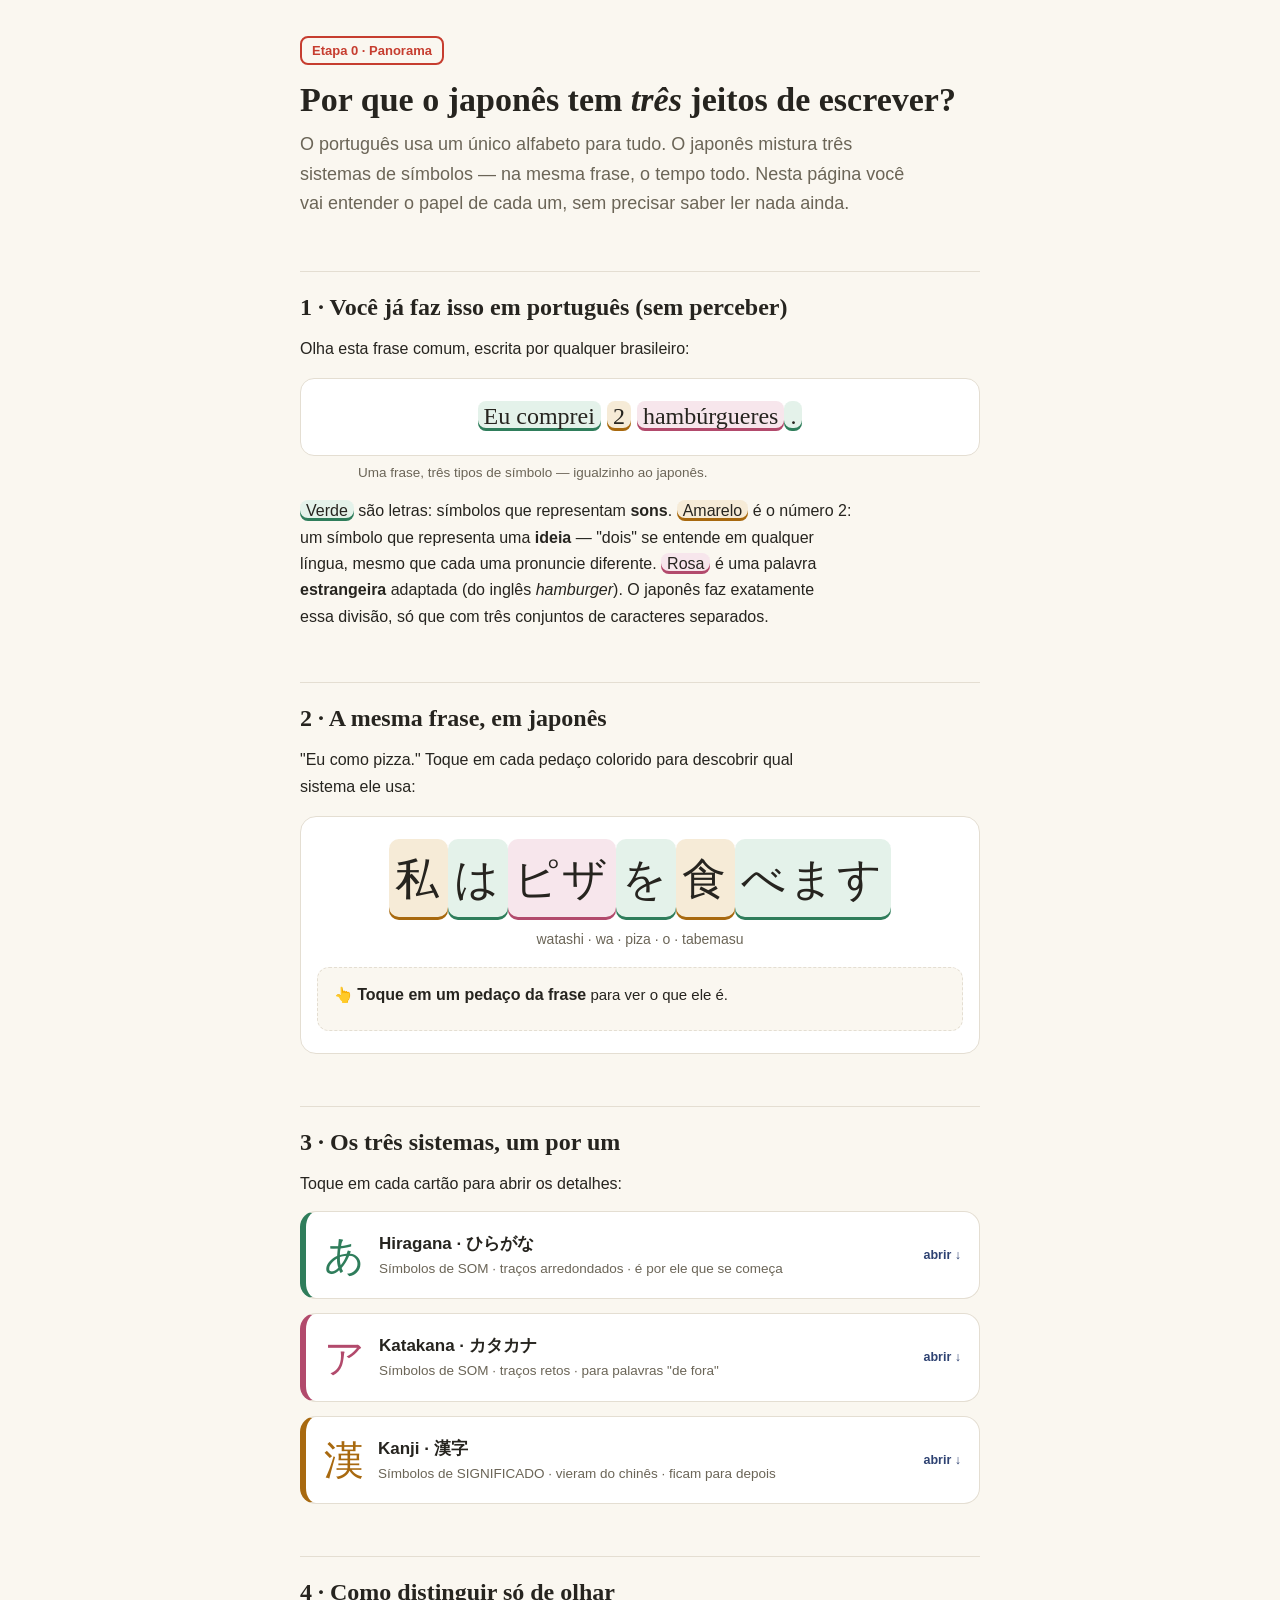
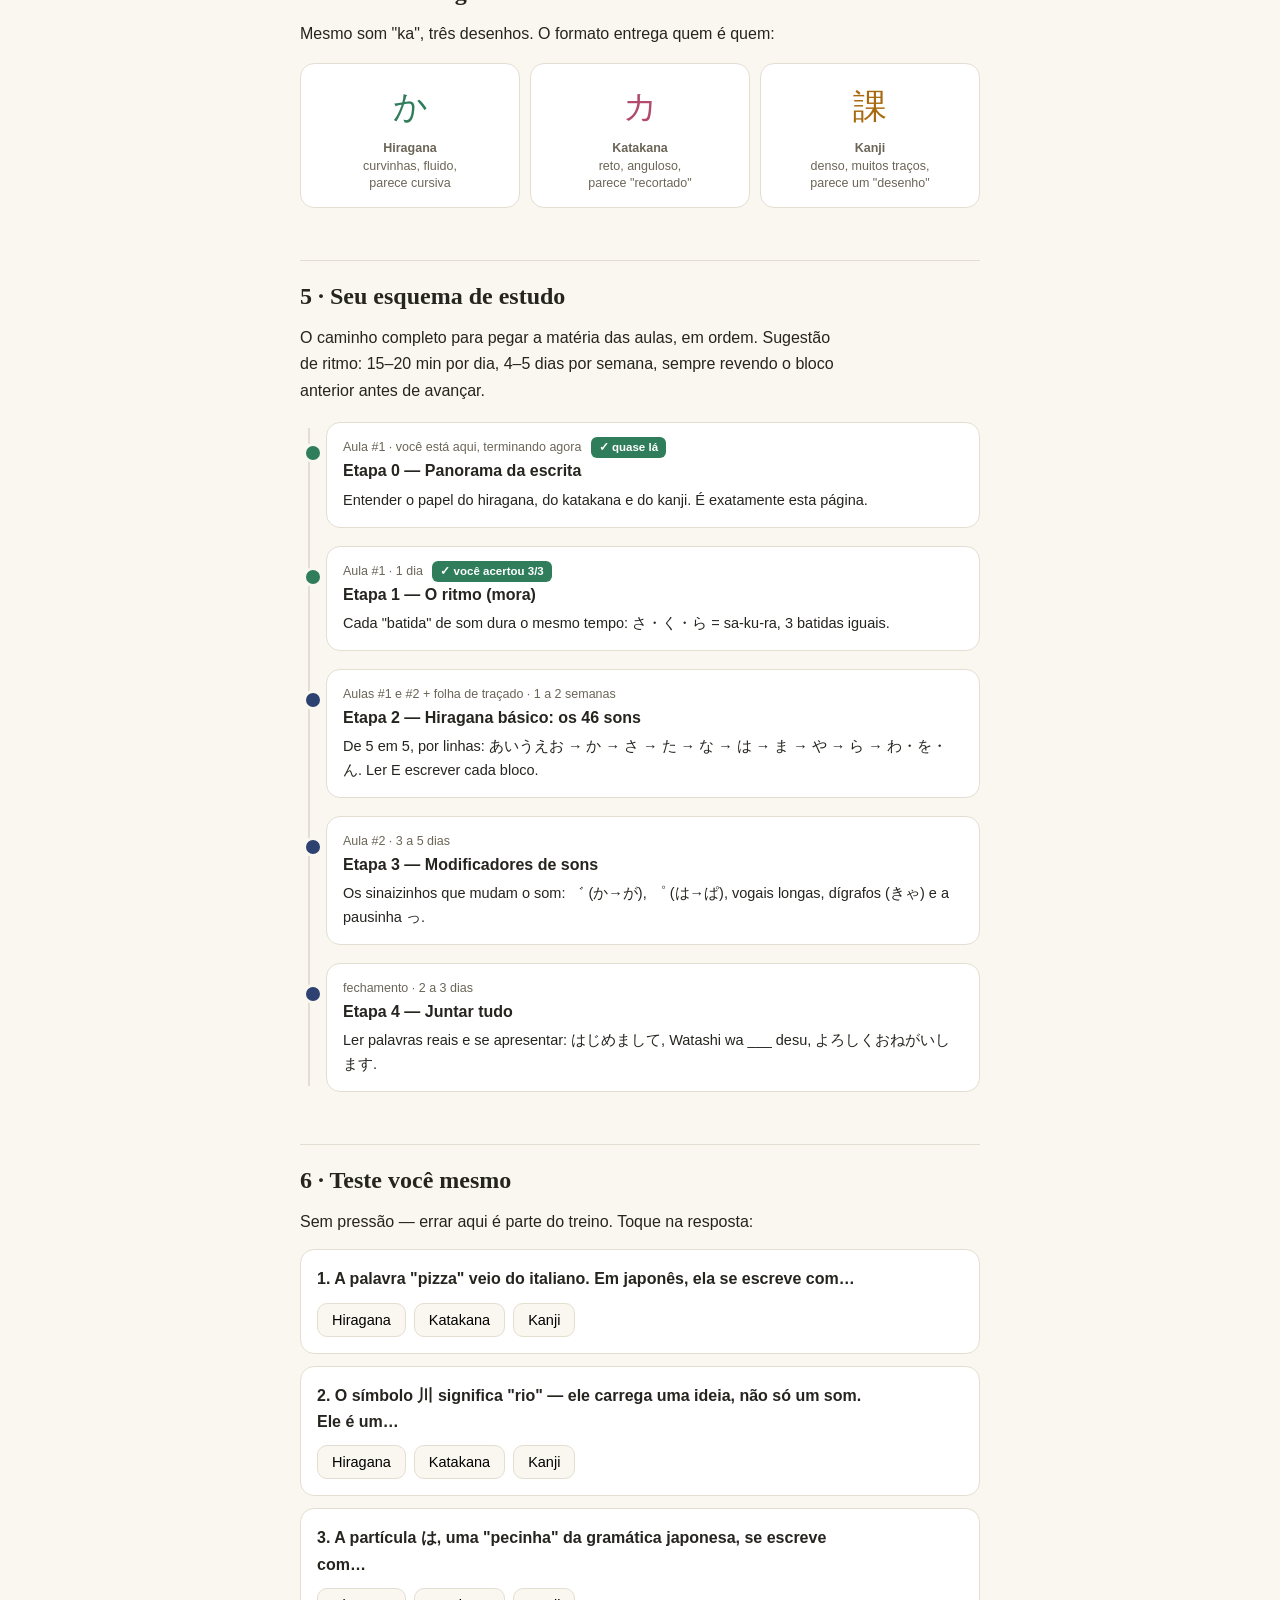
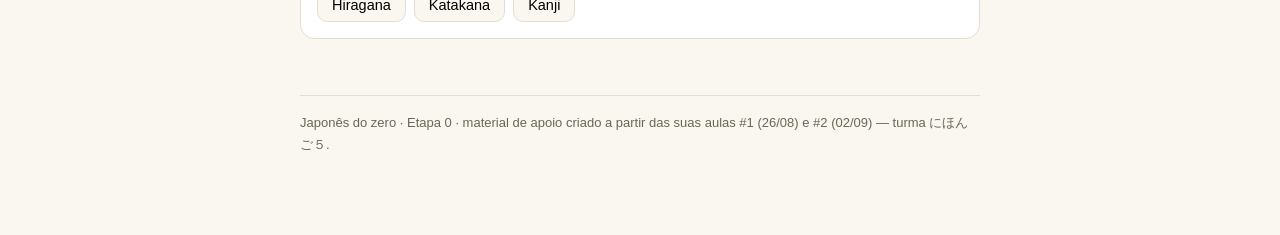
<file: site/aulas/tres-sistemas-de-escrita/index.html>
<!DOCTYPE html>
<html lang="pt-BR">
<head>
<meta charset="UTF-8">
<meta name="viewport" content="width=device-width, initial-scale=1.0">
<title>Japonês do zero · Etapa 0 — Os três sistemas de escrita</title>
<style>
  :root{
    --paper:#FAF7F0; --ink:#26241F; --soft:#6B6557; --indigo:#2E4272;
    --hira:#2F7D5B; --hira-bg:#E4F2EA; --kata:#B24A6C; --kata-bg:#F7E6EC;
    --kanji:#A8690F; --kanji-bg:#F6EBD7; --hanko:#C63D2F; --line:#E4DED2;
  }
  *{box-sizing:border-box; margin:0; padding:0;}
  body{background:var(--paper); color:var(--ink);
    font-family:-apple-system,"Segoe UI",Roboto,"Noto Sans",sans-serif;
    line-height:1.65; font-size:16px;}
  .wrap{max-width:720px; margin:0 auto; padding:36px 20px 80px;}
  h1,h2{font-family:Iowan Old Style,Georgia,"Times New Roman",serif; line-height:1.25; font-weight:700;}
  h1{font-size:clamp(26px,5vw,34px); margin-bottom:8px;}
  h2{font-size:clamp(20px,4vw,24px); margin:52px 0 14px; padding-top:20px; border-top:1px solid var(--line);}
  p{margin-bottom:14px; max-width:62ch;}
  .lede{font-size:18px; color:var(--soft);}
  .stamp{display:inline-block; border:2px solid var(--hanko); color:var(--hanko);
    border-radius:8px; padding:2px 10px; font-size:13px; font-weight:600; margin-bottom:14px;}

  /* ---------- frase brasileira ---------- */
  .br-frase{background:#fff; border:1px solid var(--line); border-radius:14px;
    padding:18px 16px; font-size:clamp(18px,4.4vw,24px); text-align:center;
    font-family:Georgia,serif; margin:16px 0 6px;}
  .chip{border-radius:8px; padding:2px 6px;}
  .c-hira{background:var(--hira-bg); box-shadow:inset 0 -3px 0 var(--hira);}
  .c-kata{background:var(--kata-bg); box-shadow:inset 0 -3px 0 var(--kata);}
  .c-kanji{background:var(--kanji-bg); box-shadow:inset 0 -3px 0 var(--kanji);}
  .cap{font-size:13.5px; color:var(--soft); text-align:center; margin-bottom:0;}

  /* ---------- decodificador ---------- */
  .decoder{background:#fff; border:1px solid var(--line); border-radius:16px; padding:22px 16px; margin-top:16px;}
  .jp-sent{text-align:center; font-size:clamp(30px,8vw,44px); letter-spacing:3px;
    font-family:"Hiragino Sans","Yu Gothic","Noto Sans JP",sans-serif; user-select:none;}
  .jp-sent span{border-radius:10px; padding:4px 6px; cursor:pointer; transition:transform .15s, box-shadow .15s; display:inline-block;}
  .jp-sent span:hover{transform:translateY(-3px);}
  .jp-sent .sel{box-shadow:0 0 0 3px var(--indigo);}
  .romaji{text-align:center; color:var(--soft); font-size:14px; margin-top:8px;}
  .reveal{margin-top:16px; border-radius:12px; padding:14px 16px; font-size:15px;
    border:1px dashed var(--line); background:var(--paper); min-height:64px;}
  .reveal b{font-size:16px;}
  .toque{ text-align:center; font-size:13px; color:var(--indigo); font-weight:600; margin-top:14px;}

  /* ---------- cards dos sistemas ---------- */
  .sys{border-radius:16px; padding:18px; margin:14px 0; border:1px solid var(--line); background:#fff;
    border-left:6px solid; cursor:pointer;}
  .sys-hira{border-left-color:var(--hira);}
  .sys-kata{border-left-color:var(--kata);}
  .sys-kanji{border-left-color:var(--kanji);}
  .sys-head{display:flex; align-items:center; gap:14px;}
  .glifo{font-size:40px; font-family:"Hiragino Sans","Yu Gothic","Noto Sans JP",sans-serif; line-height:1;}
  .sys-hira .glifo{color:var(--hira);} .sys-kata .glifo{color:var(--kata);} .sys-kanji .glifo{color:var(--kanji);}
  .sys-title{font-weight:700; font-size:17px;}
  .sys-sub{font-size:13.5px; color:var(--soft);}
  .sys-more{display:none; margin-top:12px; font-size:15px; border-top:1px solid var(--line); padding-top:12px;}
  .sys.open .sys-more{display:block;}
  .abrir{margin-left:auto; font-size:12.5px; color:var(--indigo); font-weight:600; white-space:nowrap;}
  .ex{background:var(--paper); border-radius:10px; padding:10px 12px; margin-top:10px; font-size:15px;}
  .jp{font-family:"Hiragino Sans","Yu Gothic","Noto Sans JP",sans-serif;}

  /* ---------- comparação visual ---------- */
  .formas{display:flex; gap:10px; margin:16px 0; flex-wrap:wrap;}
  .forma{flex:1; min-width:170px; text-align:center; background:#fff; border:1px solid var(--line); border-radius:14px; padding:14px 8px;}
  .forma .jp{font-size:34px; display:block; margin-bottom:6px;}
  .forma small{color:var(--soft); font-size:12.5px; display:block; line-height:1.4;}

  /* ---------- esquema de estudo ---------- */
  .rota{position:relative; margin-top:18px; padding-left:26px;}
  .rota::before{content:""; position:absolute; left:8px; top:6px; bottom:6px; width:2px; background:var(--line);}
  .passo{position:relative; margin-bottom:18px; background:#fff; border:1px solid var(--line); border-radius:14px; padding:14px 16px;}
  .passo::before{content:""; position:absolute; left:-24px; top:20px; width:14px; height:14px; border-radius:50%;
    background:var(--indigo); border:3px solid var(--paper);}
  .passo.feito::before{background:var(--hira);}
  .passo .quando{font-size:12.5px; color:var(--soft);}
  .passo .p-t{font-weight:700;}
  .passo .p-d{font-size:14.5px; margin-top:4px;}
  .tagok{display:inline-block; font-size:11.5px; font-weight:700; color:#fff; background:var(--hira);
    border-radius:6px; padding:1px 8px; margin-left:6px; vertical-align:middle;}

  /* ---------- teste rápido ---------- */
  .q{background:#fff; border:1px solid var(--line); border-radius:14px; padding:16px; margin:12px 0;}
  .q p{font-weight:600; margin-bottom:10px;}
  .opts{display:flex; gap:8px; flex-wrap:wrap;}
  .opt{border:1.5px solid var(--line); background:var(--paper); border-radius:10px; padding:8px 14px;
    cursor:pointer; font-size:14.5px; font-family:inherit;}
  .opt.certo{border-color:var(--hira); background:var(--hira-bg);}
  .opt.errado{border-color:var(--hanko); background:#FBE9E6;}
  .fb{font-size:14px; margin-top:10px; display:none;}
  footer{margin-top:56px; font-size:13px; color:var(--soft); border-top:1px solid var(--line); padding-top:16px;}
</style>
</head>
<body>
<div class="wrap">

  <span class="stamp">Etapa 0 · Panorama</span>
  <h1>Por que o japonês tem <em>três</em> jeitos de escrever?</h1>
  <p class="lede">O português usa um único alfabeto para tudo. O japonês mistura três sistemas de símbolos — na mesma frase, o tempo todo. Nesta página você vai entender o papel de cada um, sem precisar saber ler nada ainda.</p>

  <h2>1 · Você já faz isso em português (sem perceber)</h2>
  <p>Olha esta frase comum, escrita por qualquer brasileiro:</p>
  <div class="br-frase">
    <span class="chip c-hira">Eu comprei</span> <span class="chip c-kanji">2</span> <span class="chip c-kata">hambúrgueres</span><span class="chip c-hira">.</span>
  </div>
  <p class="cap">Uma frase, três tipos de símbolo — igualzinho ao japonês.</p>
  <p style="margin-top:14px;"><span class="chip c-hira">Verde</span> são letras: símbolos que representam <strong>sons</strong>. <span class="chip c-kanji">Amarelo</span> é o número 2: um símbolo que representa uma <strong>ideia</strong> — "dois" se entende em qualquer língua, mesmo que cada uma pronuncie diferente. <span class="chip c-kata">Rosa</span> é uma palavra <strong>estrangeira</strong> adaptada (do inglês <em>hamburger</em>). O japonês faz exatamente essa divisão, só que com três conjuntos de caracteres separados.</p>

  <h2>2 · A mesma frase, em japonês</h2>
  <p>"Eu como pizza." Toque em cada pedaço colorido para descobrir qual sistema ele usa:</p>
  <div class="decoder">
    <div class="jp-sent">
      <span class="c-kanji" data-k="kanji" data-t="私 = &quot;eu&quot;" data-d="KANJI — um símbolo de significado. 私 quer dizer &quot;eu&quot;. Lê-se &quot;watashi&quot;.">私</span><span class="c-hira" data-k="hira" data-t="は = partícula" data-d="HIRAGANA — engrenagem da gramática. Esta partícula marca quem é o assunto da frase.">は</span><span class="c-kata" data-k="kata" data-t="ピザ = pizza" data-d="KATAKANA — palavra estrangeira! &quot;Pizza&quot; virou ピザ (piza). Repare nos traços retos e angulosos.">ピザ</span><span class="c-hira" data-k="hira" data-t="を = partícula" data-d="HIRAGANA — outra engrenagem gramatical. Esta partícula marca o objeto (a coisa que sofre a ação).">を</span><span class="c-kanji" data-k="kanji" data-t="食 = &quot;comer&quot;" data-d="KANJI — símbolo de significado. 食 carrega a ideia de &quot;comer / comida&quot;.">食</span><span class="c-hira" data-k="hira" data-t="べます = terminação" data-d="HIRAGANA — a terminação do verbo, que indica tempo e polidez (como o &quot;-o&quot; de &quot;como&quot; ou o &quot;-ei&quot; de &quot;comi&quot;).">べます</span>
    </div>
    <div class="romaji">watashi · wa · piza · o · tabemasu</div>
    <div class="reveal" id="reveal">👆 <b>Toque em um pedaço da frase</b> para ver o que ele é.</div>
  </div>

  <h2>3 · Os três sistemas, um por um</h2>
  <p>Toque em cada cartão para abrir os detalhes:</p>

  <div class="sys sys-hira" onclick="this.classList.toggle('open')">
    <div class="sys-head">
      <div class="glifo">あ</div>
      <div><div class="sys-title">Hiragana · ひらがな</div><div class="sys-sub">Símbolos de SOM · traços arredondados · é por ele que se começa</div></div>
      <div class="abrir">abrir ↓</div>
    </div>
    <div class="sys-more">
      <p>Funciona como o nosso alfabeto: cada símbolo representa um som, e o símbolo sozinho não significa nada — assim como a letra "b" não significa nada até formar "bola". São 46 símbolos básicos.</p>
      <p>Ele escreve as palavras japonesas nativas, as partículas (as "pecinhas" da gramática) e as terminações dos verbos. Sabendo hiragana, você já lê e escreve japonês de verdade.</p>
      <div class="ex"><span class="jp">ね (ne) + こ (ko) = ねこ</span> → "neko" = gato 🐈</div>
    </div>
  </div>

  <div class="sys sys-kata" onclick="this.classList.toggle('open')">
    <div class="sys-head">
      <div class="glifo">ア</div>
      <div><div class="sys-title">Katakana · カタカナ</div><div class="sys-sub">Símbolos de SOM · traços retos · para palavras "de fora"</div></div>
      <div class="abrir">abrir ↓</div>
    </div>
    <div class="sys-more">
      <p>Representa exatamente os <em>mesmos 46 sons</em> do hiragana, só que desenhados de outro jeito — é como MAIÚSCULA e minúscula: "A" e "a" são a mesma letra com duas formas.</p>
      <p>É usado para palavras de origem estrangeira, nomes estrangeiros (o seu, inclusive!) e onomatopeias. Serve como um "destaque", tipo escrever em <em>itálico</em>.</p>
      <div class="ex"><span class="jp">コーヒー</span> (kōhī) = café, do inglês <em>coffee</em> ☕</div>
    </div>
  </div>

  <div class="sys sys-kanji" onclick="this.classList.toggle('open')">
    <div class="sys-head">
      <div class="glifo">漢</div>
      <div><div class="sys-title">Kanji · 漢字</div><div class="sys-sub">Símbolos de SIGNIFICADO · vieram do chinês · ficam para depois</div></div>
      <div class="abrir">abrir ↓</div>
    </div>
    <div class="sys-more">
      <p>Aqui muda a lógica: cada kanji carrega uma <strong>ideia</strong>, não só um som. Pense no número "3": você olha e entende "três" na hora, mesmo que em cada língua se pronuncie diferente (três, three, tres). O kanji funciona assim.</p>
      <p>Existem milhares (cerca de 2.000 de uso cotidiano), por isso são aprendidos aos poucos, ao longo de anos — e só depois do hiragana e do katakana.</p>
      <div class="ex"><span class="jp">山</span> = montanha ⛰️ · <span class="jp">川</span> = rio · <span class="jp">日</span> = sol/dia</div>
    </div>
  </div>

  <h2>4 · Como distinguir só de olhar</h2>
  <p>Mesmo som "ka", três desenhos. O formato entrega quem é quem:</p>
  <div class="formas">
    <div class="forma"><span class="jp" style="color:var(--hira)">か</span><small><b>Hiragana</b><br>curvinhas, fluido,<br>parece cursiva</small></div>
    <div class="forma"><span class="jp" style="color:var(--kata)">カ</span><small><b>Katakana</b><br>reto, anguloso,<br>parece "recortado"</small></div>
    <div class="forma"><span class="jp" style="color:var(--kanji)">課</span><small><b>Kanji</b><br>denso, muitos traços,<br>parece um "desenho"</small></div>
  </div>

  <h2>5 · Seu esquema de estudo</h2>
  <p>O caminho completo para pegar a matéria das aulas, em ordem. Sugestão de ritmo: 15–20 min por dia, 4–5 dias por semana, sempre revendo o bloco anterior antes de avançar.</p>
  <div class="rota">
    <div class="passo feito">
      <div class="quando">Aula #1 · você está aqui, terminando agora <span class="tagok">✓ quase lá</span></div>
      <div class="p-t">Etapa 0 — Panorama da escrita</div>
      <div class="p-d">Entender o papel do hiragana, do katakana e do kanji. É exatamente esta página.</div>
    </div>
    <div class="passo feito">
      <div class="quando">Aula #1 · 1 dia <span class="tagok">✓ você acertou 3/3</span></div>
      <div class="p-t">Etapa 1 — O ritmo (mora)</div>
      <div class="p-d">Cada "batida" de som dura o mesmo tempo: さ・く・ら = sa-ku-ra, 3 batidas iguais.</div>
    </div>
    <div class="passo">
      <div class="quando">Aulas #1 e #2 + folha de traçado · 1 a 2 semanas</div>
      <div class="p-t">Etapa 2 — Hiragana básico: os 46 sons</div>
      <div class="p-d">De 5 em 5, por linhas: あいうえお → か → さ → た → な → は → ま → や → ら → わ・を・ん. Ler E escrever cada bloco.</div>
    </div>
    <div class="passo">
      <div class="quando">Aula #2 · 3 a 5 dias</div>
      <div class="p-t">Etapa 3 — Modificadores de sons</div>
      <div class="p-d">Os sinaizinhos que mudam o som: ゛ (か→が), ゜ (は→ぱ), vogais longas, dígrafos (きゃ) e a pausinha っ.</div>
    </div>
    <div class="passo">
      <div class="quando">fechamento · 2 a 3 dias</div>
      <div class="p-t">Etapa 4 — Juntar tudo</div>
      <div class="p-d">Ler palavras reais e se apresentar: はじめまして, Watashi wa ___ desu, よろしくおねがいします.</div>
    </div>
  </div>

  <h2>6 · Teste você mesmo</h2>
  <p>Sem pressão — errar aqui é parte do treino. Toque na resposta:</p>

  <div class="q">
    <p>1. A palavra "pizza" veio do italiano. Em japonês, ela se escreve com…</p>
    <div class="opts">
      <button class="opt" data-ok="0">Hiragana</button>
      <button class="opt" data-ok="1">Katakana</button>
      <button class="opt" data-ok="0">Kanji</button>
    </div>
    <div class="fb"></div>
  </div>

  <div class="q">
    <p>2. O símbolo 川 significa "rio" — ele carrega uma ideia, não só um som. Ele é um…</p>
    <div class="opts">
      <button class="opt" data-ok="0">Hiragana</button>
      <button class="opt" data-ok="0">Katakana</button>
      <button class="opt" data-ok="1">Kanji</button>
    </div>
    <div class="fb"></div>
  </div>

  <div class="q">
    <p>3. A partícula は, uma "pecinha" da gramática japonesa, se escreve com…</p>
    <div class="opts">
      <button class="opt" data-ok="1">Hiragana</button>
      <button class="opt" data-ok="0">Katakana</button>
      <button class="opt" data-ok="0">Kanji</button>
    </div>
    <div class="fb"></div>
  </div>

  <footer>Japonês do zero · Etapa 0 · material de apoio criado a partir das suas aulas #1 (26/08) e #2 (02/09) — turma にほんご５.</footer>
</div>

<script>
  // decodificador da frase
  const reveal = document.getElementById('reveal');
  document.querySelectorAll('.jp-sent span').forEach(s => {
    s.addEventListener('click', () => {
      document.querySelectorAll('.jp-sent span').forEach(x => x.classList.remove('sel'));
      s.classList.add('sel');
      reveal.innerHTML = '<b>' + s.dataset.t + '</b><br>' + s.dataset.d;
    });
  });
  // quiz
  document.querySelectorAll('.q').forEach(q => {
    const fb = q.querySelector('.fb');
    q.querySelectorAll('.opt').forEach(o => {
      o.addEventListener('click', () => {
        q.querySelectorAll('.opt').forEach(x => x.classList.remove('certo','errado'));
        if (o.dataset.ok === '1') {
          o.classList.add('certo');
          fb.style.display = 'block';
          fb.innerHTML = '✅ Isso! Você pegou a lógica.';
        } else {
          o.classList.add('errado');
          fb.style.display = 'block';
          fb.innerHTML = '🤏 Quase — pensa: é som, ideia, ou palavra estrangeira? Tenta de novo.';
        }
      });
    });
  });
</script>
</body>
</html>
</file>
<file: site/assets/css/aula.css>
/* Folha OPCIONAL das aulas.
 *
 *     <link rel="stylesheet" href="../../assets/css/aula.css">
 *
 * Serve para uma aula que chega sem estilo proprio sair parecida com as outras.
 * Se o seu HTML ja vem estilizado, ignore este arquivo: os botoes de pronuncia
 * trazem o CSS deles injetado por pronuncia.js e nao dependem daqui. */

:root{
  --paper:#FAF7F0; --ink:#26241F; --soft:#6B6557; --indigo:#2E4272;
  --hira:#2F7D5B; --hira-bg:#E4F2EA; --hanko:#C63D2F; --line:#E4DED2;
}

*{ box-sizing:border-box; margin:0; padding:0; }

body{
  background:var(--paper); color:var(--ink);
  font-family:-apple-system,"Segoe UI",Roboto,"Noto Sans",sans-serif;
  line-height:1.7; font-size:16px;
}

.aula{ max-width:760px; margin:0 auto; padding:32px 16px 80px; }

.voltar{
  display:inline-block; color:var(--soft); text-decoration:none;
  font-size:13.5px; margin-bottom:18px;
}
.voltar:hover{ color:var(--indigo); }

h1{ font-family:Iowan Old Style,Georgia,serif; font-size:clamp(23px,5vw,30px);
    margin-bottom:6px; }
h2{ font-size:19px; color:var(--indigo); margin:34px 0 12px;
    border-bottom:1px solid var(--line); padding-bottom:6px; }
h3{ font-size:16px; color:var(--hira); margin:22px 0 8px; }
p{ margin-bottom:12px; max-width:64ch; }
.subtitulo{ color:var(--soft); font-size:14px; margin-bottom:22px; }

.stamp{
  display:inline-block; border:2px solid var(--hanko); color:var(--hanko);
  border-radius:8px; padding:2px 10px; font-size:13px; font-weight:600;
  margin-bottom:12px;
}

/* A pilha de fontes usa o que o sistema ja tem. Nenhuma fonte vem de CDN: a
 * pagina precisa abrir offline e nao depender de terceiro estar no ar. */
.jp{
  font-family:"Hiragino Sans","Yu Gothic","Noto Sans JP","Meiryo",sans-serif;
  font-size:1.25em; line-height:2;
}
.romaji{ color:var(--soft); font-style:italic; font-size:.92em; }

ruby{ ruby-position:over; }
rt{ font-size:.5em; color:var(--soft); font-weight:400; }

/* Vocabulario */
.vocab{ width:100%; border-collapse:collapse; margin:14px 0; font-size:15px; }
.vocab th, .vocab td{
  border-bottom:1px solid var(--line); padding:9px 10px; text-align:left;
  vertical-align:middle;
}
.vocab th{ color:var(--indigo); font-size:13px; text-transform:uppercase;
           letter-spacing:.04em; }
.vocab tr:hover td{ background:#fff; }

/* Cartoes de kanji */
.kanji-grade{ display:grid; gap:12px; margin:16px 0;
  grid-template-columns:repeat(auto-fill,minmax(140px,1fr)); }
.kanji{ background:#fff; border:1px solid var(--line); border-radius:14px;
  padding:14px; text-align:center; }
.kanji .glifo{ font-family:"Hiragino Sans","Yu Gothic","Noto Sans JP",sans-serif;
  font-size:46px; color:var(--indigo); line-height:1.2; }
.kanji .leitura{ font-size:13px; color:var(--soft); margin-top:6px; }

/* Frase de exemplo */
.exemplo{ background:#fff; border-left:5px solid var(--hira);
  border-radius:0 12px 12px 0; padding:12px 16px; margin:14px 0; }
.exemplo .traducao{ color:var(--soft); font-size:14px; margin:6px 0 0; }

/* Callouts */
.nota{ background:var(--hira-bg); border-left:5px solid var(--hira);
  border-radius:0 12px 12px 0; padding:12px 16px; margin:18px 0; font-size:14.5px; }
.atencao{ background:#FFF4E5; border-left:5px solid #E0A030;
  border-radius:0 12px 12px 0; padding:12px 16px; margin:18px 0; font-size:14.5px; }

/* Etiquetas */
.tags{ display:flex; gap:6px; flex-wrap:wrap; margin:16px 0; }
.tag{ background:var(--hira-bg); color:var(--hira); border-radius:999px;
  padding:2px 10px; font-size:12px; font-weight:700; }

footer{ margin-top:48px; border-top:1px solid var(--line); padding-top:14px;
  font-size:12.5px; color:var(--soft); }
</file>
